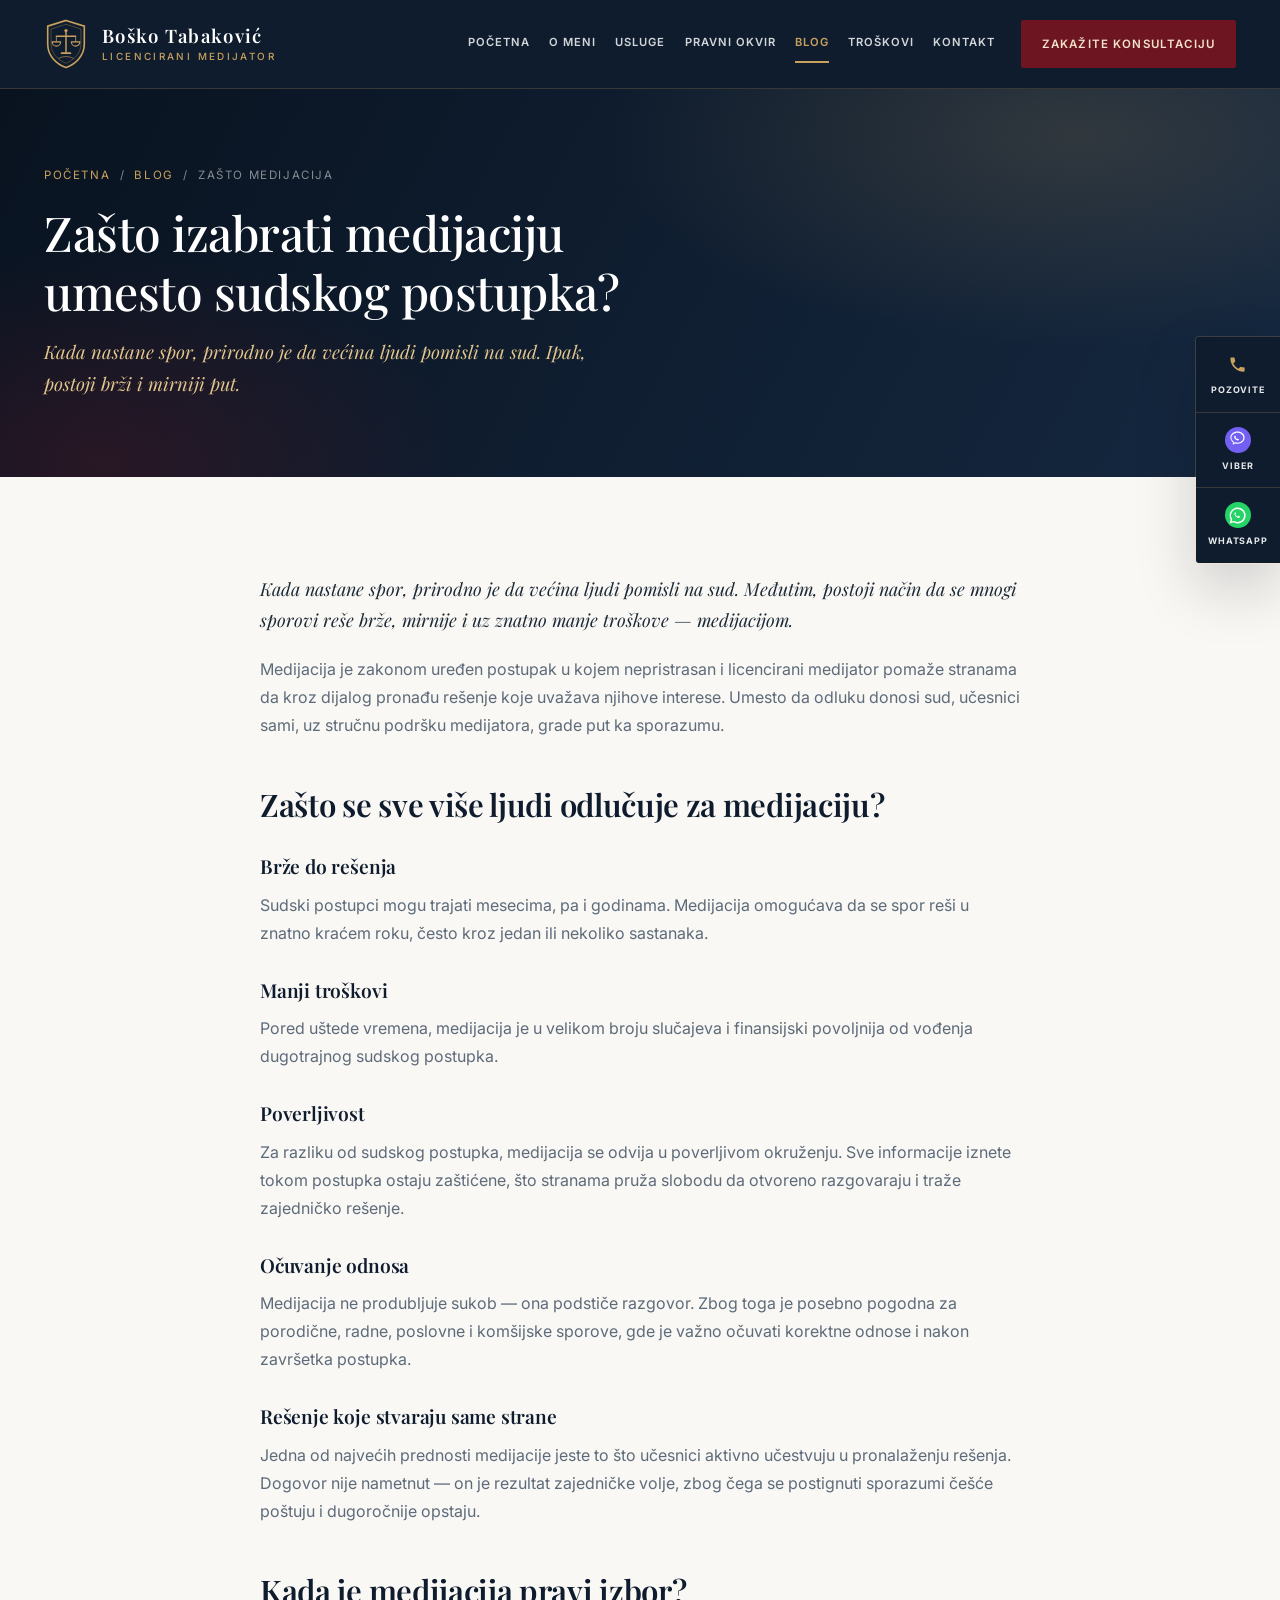
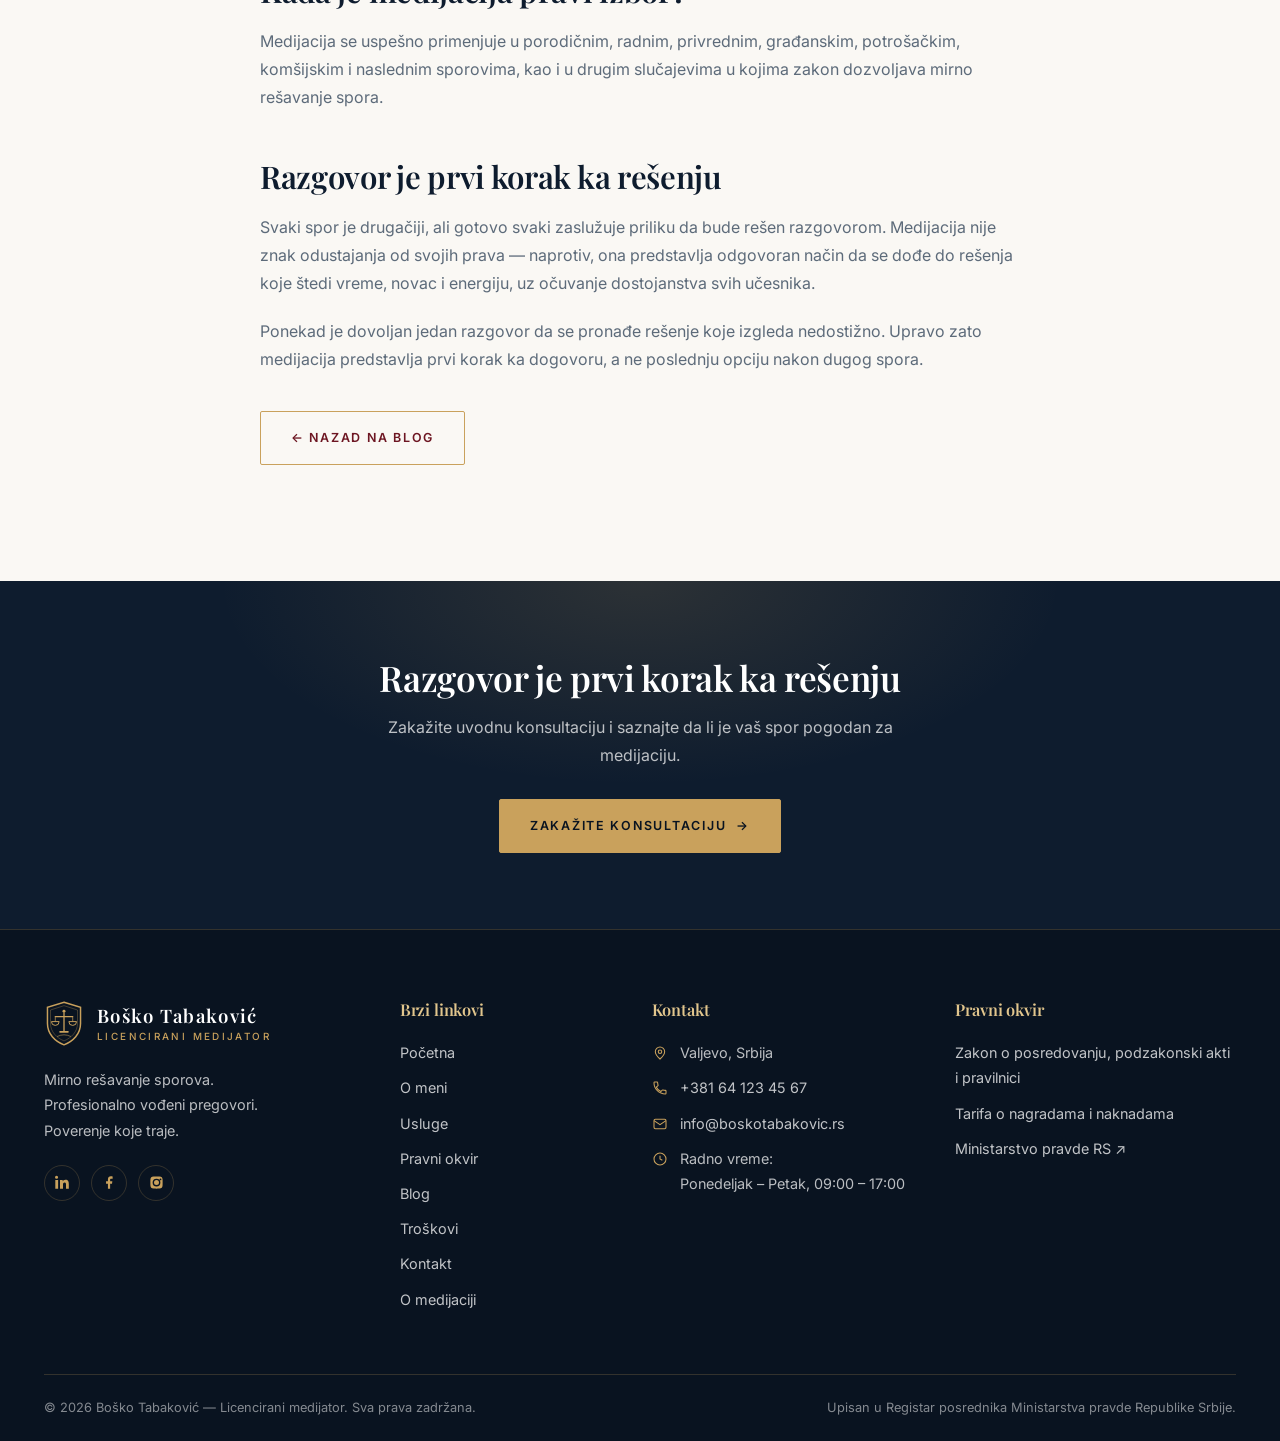
<file: blog-zasto-medijacija.html>
<!DOCTYPE html>
<html lang="sr">
<head>
<meta charset="UTF-8">
<meta name="viewport" content="width=device-width,initial-scale=1">
<title>Zašto izabrati medijaciju umesto sudskog postupka?</title>
<meta name="description" content="Brže, jeftinije i poverljivije od suda: pet razloga zbog kojih se sve više ljudi odlučuje za medijaciju.">
<meta property="og:title" content="Zašto izabrati medijaciju umesto sudskog postupka?">
<meta property="og:description" content="Brže, jeftinije i poverljivije od suda: pet razloga zbog kojih se sve više ljudi odlučuje za medijaciju.">
<meta property="og:type" content="website">
<link rel="preconnect" href="https://fonts.googleapis.com">
<link rel="preconnect" href="https://fonts.gstatic.com" crossorigin>
<link href="https://fonts.googleapis.com/css2?family=Playfair+Display:ital,wght@0,500;0,600;0,700;1,500;1,600&family=Inter:wght@400;500;600;700&display=swap" rel="stylesheet">
<link rel="stylesheet" href="style.css?v=4">
</head>
<body>
<a class="skip" href="#main">Preskoči na sadržaj</a>
<header class="site-header">
  <div class="wrap">
    <a class="brand" href="index.html">
      <svg viewBox="0 0 44 54" aria-hidden="true">
<path d="M22 2.5 41 8.5V27c0 12-8.5 20.5-19 24.5C11.5 47.5 3 39 3 27V8.5Z" fill="none" stroke="#c9a15c" stroke-width="1.7"/>
<path d="M22 6.5 37.5 11.5V27c0 9.5-7 16.5-15.5 20C13.5 43.5 6.5 36.5 6.5 27V11.5Z" fill="none" stroke="#c9a15c" stroke-width=".7" opacity=".5"/>
<circle cx="22" cy="13" r="1.7" fill="#c9a15c"/>
<line x1="22" y1="14.5" x2="22" y2="36" stroke="#c9a15c" stroke-width="1.5"/>
<line x1="12" y1="19" x2="32" y2="19" stroke="#c9a15c" stroke-width="1.5" stroke-linecap="round"/>
<line x1="12" y1="19" x2="12" y2="24.6" stroke="#c9a15c" stroke-width=".8"/>
<line x1="32" y1="19" x2="32" y2="24.6" stroke="#c9a15c" stroke-width=".8"/>
<path d="M7.6 24.8a4.4 4.4 0 0 0 8.8 0Z" fill="none" stroke="#c9a15c" stroke-width="1.1"/>
<path d="M27.6 24.8a4.4 4.4 0 0 0 8.8 0Z" fill="none" stroke="#c9a15c" stroke-width="1.1"/>
<rect x="16.5" y="35.5" width="11" height="2" rx="1" fill="#c9a15c"/>
<path d="M14 42q8-4 16 0" fill="none" stroke="#c9a15c" stroke-width=".9" opacity=".7"/>
</svg>
      <span class="brand-text">
        <span class="brand-name">Boško Tabaković</span>
        <span class="brand-role">Licencirani medijator</span>
      </span>
    </a>
    <button class="burger" id="burger" aria-label="Otvori meni" aria-expanded="false" aria-controls="nav">
      <span></span><span></span><span></span>
    </button>
    <nav class="nav" id="nav"><a href="index.html">Početna</a><a href="o-meni.html">O meni</a><a href="usluge.html">Usluge</a><a href="pravni-okvir.html">Pravni okvir</a><a href="blog.html" class="active">Blog</a><a href="troskovi.html">Troškovi</a><a href="kontakt.html">Kontakt</a></nav>
    <a class="btn btn-burgundy header-cta" href="kontakt.html">Zakažite konsultaciju</a>
  </div>
</header>

<div class="contact-rail">
  <a href="tel:+381641234567"><span class="ic ic-phone"><svg viewBox="0 0 24 24" width="19" height="19" fill="#c9a15c"><path d="M6.6 10.8a15.1 15.1 0 0 0 6.6 6.6l2.2-2.2a1 1 0 0 1 1-.2c1.1.4 2.3.6 3.6.6a1 1 0 0 1 1 1V20a1 1 0 0 1-1 1A17 17 0 0 1 3 4a1 1 0 0 1 1-1h3.5a1 1 0 0 1 1 1c0 1.2.2 2.4.6 3.6a1 1 0 0 1-.2 1Z"/></svg></span>Pozovite</a>
  <a href="viber://chat?number=%2B381641234567"><span class="ic ic-viber"><svg viewBox="0 0 24 24" width="19" height="19" fill="#fff"><path d="M12 2C7 2 3 5.4 3 9.6c0 2.3 1.2 4.3 3.1 5.7v3.4l2.9-1.7c1 .2 1.9.4 3 .4 5 0 9-3.4 9-7.8S17 2 12 2Zm0 1.6c4.1 0 7.4 2.7 7.4 6.2S16.1 16 12 16c-1 0-1.9-.1-2.8-.4l-.4-.1-1.6 1v-1.9l-.4-.3C5.2 13.2 4.3 11.5 4.3 9.8c0-3.5 3.5-6.2 7.7-6.2Z"/><path d="M8.6 7.1c.2-.1.5 0 .6.2l.7 1.2c.1.2.1.5-.1.7l-.4.4c.4.8 1 1.4 1.9 1.8l.4-.4c.2-.2.5-.2.7-.1l1.2.7c.2.1.3.4.2.6-.3.7-1 1.1-1.7 1-2-.3-3.9-2-4.4-4-.2-.7.2-1.5.9-2.1Z"/></svg></span>Viber</a>
  <a href="https://wa.me/381641234567"><span class="ic ic-wa"><svg viewBox="0 0 24 24" width="19" height="19" fill="#fff"><path d="M12 2a10 10 0 0 0-8.6 15L2 22l5.2-1.4A10 10 0 1 0 12 2Zm0 1.8a8.2 8.2 0 1 1-4.2 15.2l-.3-.2-3 .8.8-2.9-.2-.3A8.2 8.2 0 0 1 12 3.8Z"/><path d="M8.9 7.3c.2 0 .4 0 .5.4l.7 1.6c.1.2 0 .4-.1.5l-.5.6c-.1.1-.2.3 0 .5.5.9 1.5 1.8 2.5 2.2.2.1.4.1.5-.1l.5-.6c.1-.2.3-.2.5-.1l1.6.8c.2.1.3.3.2.5-.2.8-1 1.4-1.9 1.5-2.4-.2-4.8-2.5-5.3-4.9-.1-.9.4-1.8 1.2-2.2.1-.1.3-.1.6-.1Z"/></svg></span>WhatsApp</a>
</div>

<main id="main">
<section class="page-hero">
  <div class="wrap">
    <div class="crumbs"><a href="index.html">Početna</a> &nbsp;/&nbsp; <a href="blog.html">Blog</a> &nbsp;/&nbsp; Zašto medijacija</div>
    <h1>Zašto izabrati medijaciju umesto sudskog postupka?</h1>
    <p class="sub">Kada nastane spor, prirodno je da većina ljudi pomisli na sud. Ipak, postoji brži i mirniji put.</p>
  </div>
</section>

<section class="section bg-cream">
  <div class="wrap">
    <div class="prose" style="max-width:76ch;margin:0 auto">
      <p class="strong-lead">Kada nastane spor, prirodno je da većina ljudi pomisli na sud. Međutim, postoji način da se mnogi sporovi reše brže, mirnije i uz znatno manje troškove — medijacijom.</p>
      <p>Medijacija je zakonom uređen postupak u kojem nepristrasan i licencirani medijator pomaže stranama da kroz dijalog pronađu rešenje koje uvažava njihove interese. Umesto da odluku donosi sud, učesnici sami, uz stručnu podršku medijatora, grade put ka sporazumu.</p>

      <h2>Zašto se sve više ljudi odlučuje za medijaciju?</h2>

      <h3>Brže do rešenja</h3>
      <p>Sudski postupci mogu trajati mesecima, pa i godinama. Medijacija omogućava da se spor reši u znatno kraćem roku, često kroz jedan ili nekoliko sastanaka.</p>

      <h3>Manji troškovi</h3>
      <p>Pored uštede vremena, medijacija je u velikom broju slučajeva i finansijski povoljnija od vođenja dugotrajnog sudskog postupka.</p>

      <h3>Poverljivost</h3>
      <p>Za razliku od sudskog postupka, medijacija se odvija u poverljivom okruženju. Sve informacije iznete tokom postupka ostaju zaštićene, što stranama pruža slobodu da otvoreno razgovaraju i traže zajedničko rešenje.</p>

      <h3>Očuvanje odnosa</h3>
      <p>Medijacija ne produbljuje sukob — ona podstiče razgovor. Zbog toga je posebno pogodna za porodične, radne, poslovne i komšijske sporove, gde je važno očuvati korektne odnose i nakon završetka postupka.</p>

      <h3>Rešenje koje stvaraju same strane</h3>
      <p>Jedna od najvećih prednosti medijacije jeste to što učesnici aktivno učestvuju u pronalaženju rešenja. Dogovor nije nametnut — on je rezultat zajedničke volje, zbog čega se postignuti sporazumi češće poštuju i dugoročnije opstaju.</p>

      <h2>Kada je medijacija pravi izbor?</h2>
      <p>Medijacija se uspešno primenjuje u porodičnim, radnim, privrednim, građanskim, potrošačkim, komšijskim i naslednim sporovima, kao i u drugim slučajevima u kojima zakon dozvoljava mirno rešavanje spora.</p>

      <h2>Razgovor je prvi korak ka rešenju</h2>
      <p>Svaki spor je drugačiji, ali gotovo svaki zaslužuje priliku da bude rešen razgovorom. Medijacija nije znak odustajanja od svojih prava — naprotiv, ona predstavlja odgovoran način da se dođe do rešenja koje štedi vreme, novac i energiju, uz očuvanje dostojanstva svih učesnika.</p>
      <p>Ponekad je dovoljan jedan razgovor da se pronađe rešenje koje izgleda nedostižno. Upravo zato medijacija predstavlja prvi korak ka dogovoru, a ne poslednju opciju nakon dugog spora.</p>

      <p style="margin-top:38px"><a class="btn btn-outline-dark" href="blog.html">&larr; Nazad na blog</a></p>
    </div>
  </div>
</section>
<section class="cta-band">
  <div class="wrap">
    <h2>Razgovor je prvi korak ka rešenju</h2>
    <p>Zakažite uvodnu konsultaciju i saznajte da li je vaš spor pogodan za medijaciju.</p>
    <a class="btn btn-gold" href="kontakt.html">Zakažite konsultaciju <span class="arr">&rarr;</span></a>
  </div>
</section>
</main>

<footer class="site-footer">
  <div class="wrap">
    <div class="foot-grid">
      <div>
        <div class="foot-brand">
          <svg viewBox="0 0 44 54" aria-hidden="true">
<path d="M22 2.5 41 8.5V27c0 12-8.5 20.5-19 24.5C11.5 47.5 3 39 3 27V8.5Z" fill="none" stroke="#c9a15c" stroke-width="1.7"/>
<path d="M22 6.5 37.5 11.5V27c0 9.5-7 16.5-15.5 20C13.5 43.5 6.5 36.5 6.5 27V11.5Z" fill="none" stroke="#c9a15c" stroke-width=".7" opacity=".5"/>
<circle cx="22" cy="13" r="1.7" fill="#c9a15c"/>
<line x1="22" y1="14.5" x2="22" y2="36" stroke="#c9a15c" stroke-width="1.5"/>
<line x1="12" y1="19" x2="32" y2="19" stroke="#c9a15c" stroke-width="1.5" stroke-linecap="round"/>
<line x1="12" y1="19" x2="12" y2="24.6" stroke="#c9a15c" stroke-width=".8"/>
<line x1="32" y1="19" x2="32" y2="24.6" stroke="#c9a15c" stroke-width=".8"/>
<path d="M7.6 24.8a4.4 4.4 0 0 0 8.8 0Z" fill="none" stroke="#c9a15c" stroke-width="1.1"/>
<path d="M27.6 24.8a4.4 4.4 0 0 0 8.8 0Z" fill="none" stroke="#c9a15c" stroke-width="1.1"/>
<rect x="16.5" y="35.5" width="11" height="2" rx="1" fill="#c9a15c"/>
<path d="M14 42q8-4 16 0" fill="none" stroke="#c9a15c" stroke-width=".9" opacity=".7"/>
</svg>
          <span class="brand-text">
            <span class="brand-name">Boško Tabaković</span>
            <span class="brand-role">Licencirani medijator</span>
          </span>
        </div>
        <p>Mirno rešavanje sporova.<br>Profesionalno vođeni pregovori.<br>Poverenje koje traje.</p>
        <div class="socials">
          <a href="#" aria-label="LinkedIn"><svg viewBox="0 0 24 24"><path d="M4.98 3.5a2.49 2.49 0 1 1-4.98 0 2.49 2.49 0 0 1 4.98 0ZM.5 8H5v14H.5Zm7.5 0h4.3v1.9h.1c.6-1.1 2.1-2.3 4.3-2.3 4.6 0 5.4 3 5.4 6.9V22h-4.5v-6.6c0-1.6 0-3.6-2.2-3.6s-2.6 1.7-2.6 3.5V22H8Z"/></svg></a>
          <a href="#" aria-label="Facebook"><svg viewBox="0 0 24 24"><path d="M13 22v-8h3l.5-4H13V7.5c0-1 .3-1.5 1.6-1.5H17V2.2c-.6-.1-1.7-.2-2.9-.2C11.4 2 9.5 3.7 9.5 6.9V10h-3v4h3v8Z"/></svg></a>
          <a href="#" aria-label="Instagram"><svg viewBox="0 0 24 24"><path d="M12 2.2c3.2 0 3.6 0 4.8.1 3.3.1 4.8 1.7 4.9 4.9.1 1.3.1 1.6.1 4.8s0 3.6-.1 4.8c-.1 3.2-1.7 4.8-4.9 4.9-1.3.1-1.6.1-4.8.1s-3.6 0-4.8-.1c-3.3-.1-4.8-1.7-4.9-4.9-.1-1.2-.1-1.6-.1-4.8s0-3.6.1-4.8C2.4 4 4 2.4 7.2 2.3 8.4 2.2 8.8 2.2 12 2.2Zm0 3.6a6.2 6.2 0 1 0 0 12.4 6.2 6.2 0 0 0 0-12.4Zm0 10.2a4 4 0 1 1 0-8 4 4 0 0 1 0 8Zm6.4-10.4a1.44 1.44 0 1 0 0 2.9 1.44 1.44 0 0 0 0-2.9Z"/></svg></a>
        </div>
      </div>
      <div>
        <h4>Brzi linkovi</h4>
        <ul><li><a href="index.html">Početna</a></li><li><a href="o-meni.html">O meni</a></li><li><a href="usluge.html">Usluge</a></li><li><a href="pravni-okvir.html">Pravni okvir</a></li><li><a href="blog.html">Blog</a></li><li><a href="troskovi.html">Troškovi</a></li><li><a href="kontakt.html">Kontakt</a></li><li><a href="o-medijaciji.html">O medijaciji</a></li></ul>
      </div>
      <div>
        <h4>Kontakt</h4>
        <ul class="foot-contact">
          <li><svg viewBox="0 0 24 24"><path d="M12 21s7-6.3 7-11a7 7 0 1 0-14 0c0 4.7 7 11 7 11Z"/><circle cx="12" cy="10" r="2.6"/></svg><span>Valjevo, Srbija</span></li>
          <li><svg viewBox="0 0 24 24"><path d="M6.6 10.8a15.1 15.1 0 0 0 6.6 6.6l2.2-2.2a1 1 0 0 1 1-.2c1.1.4 2.3.6 3.6.6a1 1 0 0 1 1 1V20a1 1 0 0 1-1 1A17 17 0 0 1 3 4a1 1 0 0 1 1-1h3.5a1 1 0 0 1 1 1c0 1.2.2 2.4.6 3.6a1 1 0 0 1-.2 1Z"/></svg><a href="tel:+381641234567">+381 64 123 45 67</a></li>
          <li><svg viewBox="0 0 24 24"><rect x="3" y="5" width="18" height="14" rx="2"/><path d="m3 7 9 6 9-6"/></svg><a href="mailto:info@boskotabakovic.rs">info@boskotabakovic.rs</a></li>
          <li><svg viewBox="0 0 24 24"><circle cx="12" cy="12" r="9"/><path d="M12 7v5l3.5 2"/></svg><span>Radno vreme:<br>Ponedeljak – Petak, 09:00 – 17:00</span></li>
        </ul>
      </div>
      <div>
        <h4>Pravni okvir</h4>
        <ul>
          <li><a href="pravni-okvir.html">Zakon o posredovanju, podzakonski akti i pravilnici</a></li>
          <li><a href="troskovi.html">Tarifa o nagradama i naknadama</a></li>
          <li><a href="https://mpravde.gov.rs" target="_blank" rel="noopener">Ministarstvo pravde RS &#8599;</a></li>
        </ul>
      </div>
    </div>
    <div class="foot-legal">
      <span>&copy; <span id="god">2026</span> Boško Tabaković — Licencirani medijator. Sva prava zadržana.</span>
      <span>Upisan u Registar posrednika Ministarstva pravde Republike Srbije.</span>
    </div>
  </div>
</footer>
<script src="main.js?v=4"></script>
</body>
</html>
</file>
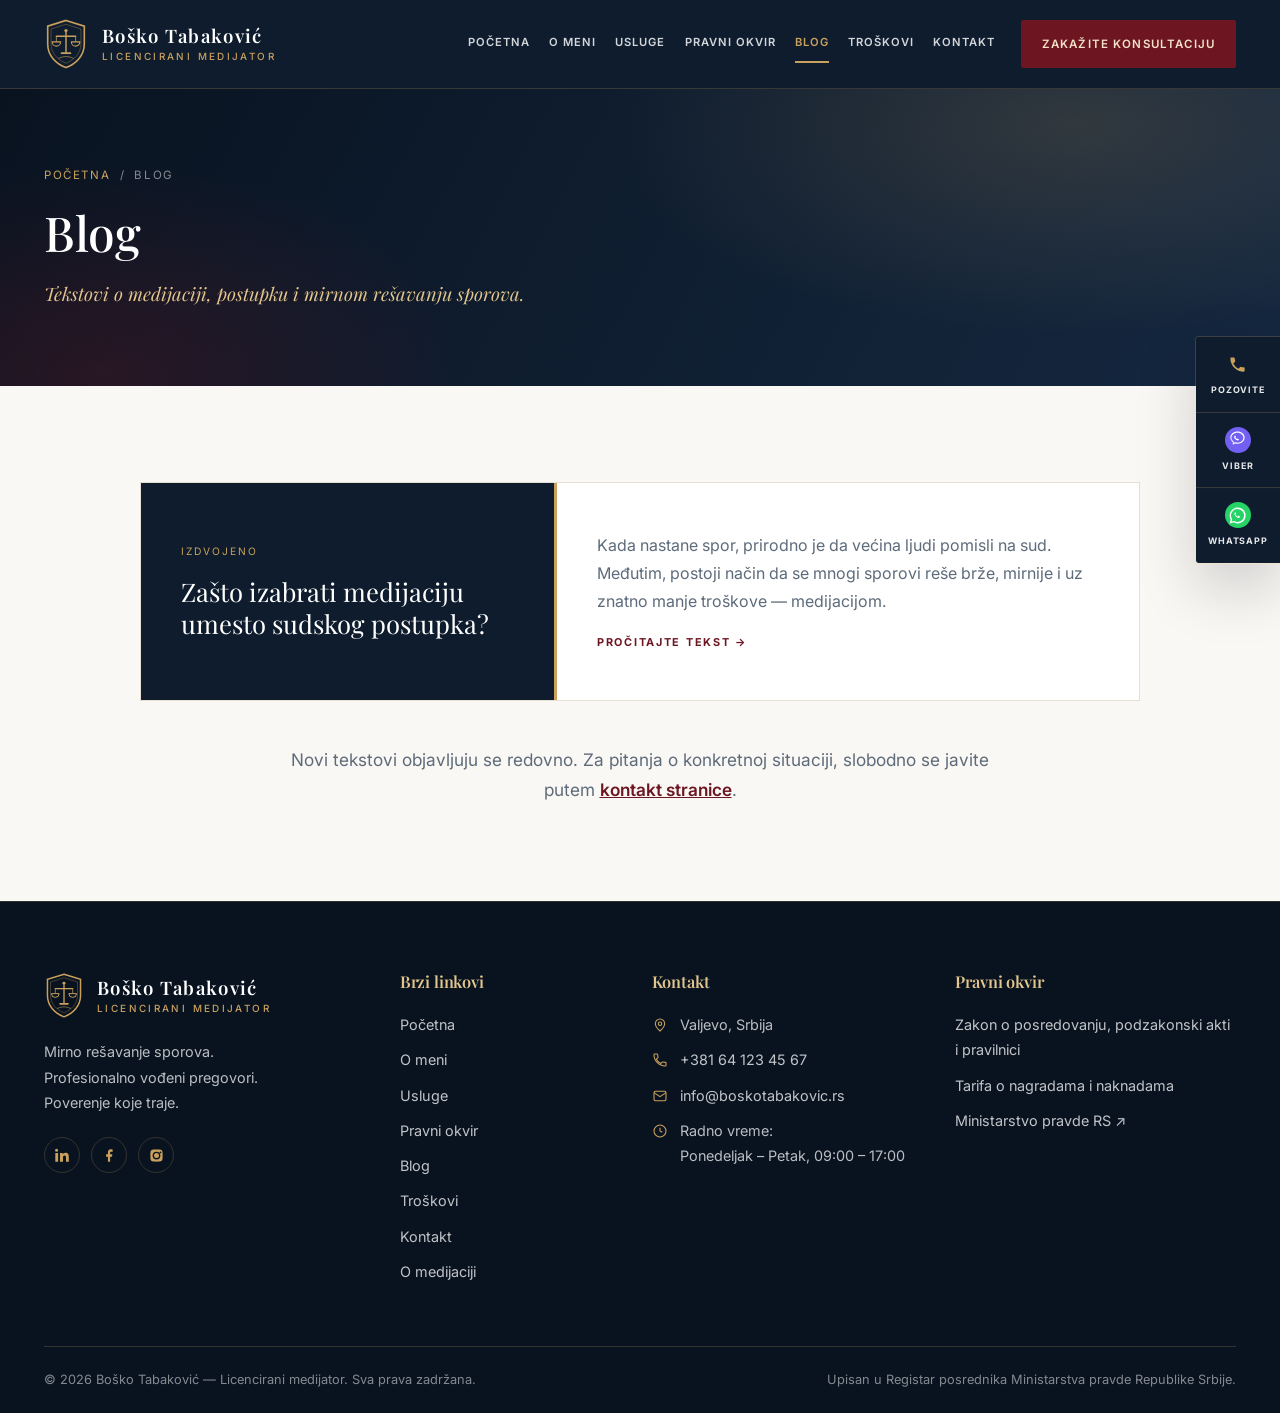
<file: blog.html>
<!DOCTYPE html>
<html lang="sr">
<head>
<meta charset="UTF-8">
<meta name="viewport" content="width=device-width,initial-scale=1">
<title>Blog — tekstovi o medijaciji</title>
<meta name="description" content="Tekstovi o medijaciji, prednostima mirnog rešavanja sporova i toku postupka posredovanja.">
<meta property="og:title" content="Blog — tekstovi o medijaciji">
<meta property="og:description" content="Tekstovi o medijaciji, prednostima mirnog rešavanja sporova i toku postupka posredovanja.">
<meta property="og:type" content="website">
<link rel="preconnect" href="https://fonts.googleapis.com">
<link rel="preconnect" href="https://fonts.gstatic.com" crossorigin>
<link href="https://fonts.googleapis.com/css2?family=Playfair+Display:ital,wght@0,500;0,600;0,700;1,500;1,600&family=Inter:wght@400;500;600;700&display=swap" rel="stylesheet">
<link rel="stylesheet" href="style.css?v=4">
</head>
<body>
<a class="skip" href="#main">Preskoči na sadržaj</a>
<header class="site-header">
  <div class="wrap">
    <a class="brand" href="index.html">
      <svg viewBox="0 0 44 54" aria-hidden="true">
<path d="M22 2.5 41 8.5V27c0 12-8.5 20.5-19 24.5C11.5 47.5 3 39 3 27V8.5Z" fill="none" stroke="#c9a15c" stroke-width="1.7"/>
<path d="M22 6.5 37.5 11.5V27c0 9.5-7 16.5-15.5 20C13.5 43.5 6.5 36.5 6.5 27V11.5Z" fill="none" stroke="#c9a15c" stroke-width=".7" opacity=".5"/>
<circle cx="22" cy="13" r="1.7" fill="#c9a15c"/>
<line x1="22" y1="14.5" x2="22" y2="36" stroke="#c9a15c" stroke-width="1.5"/>
<line x1="12" y1="19" x2="32" y2="19" stroke="#c9a15c" stroke-width="1.5" stroke-linecap="round"/>
<line x1="12" y1="19" x2="12" y2="24.6" stroke="#c9a15c" stroke-width=".8"/>
<line x1="32" y1="19" x2="32" y2="24.6" stroke="#c9a15c" stroke-width=".8"/>
<path d="M7.6 24.8a4.4 4.4 0 0 0 8.8 0Z" fill="none" stroke="#c9a15c" stroke-width="1.1"/>
<path d="M27.6 24.8a4.4 4.4 0 0 0 8.8 0Z" fill="none" stroke="#c9a15c" stroke-width="1.1"/>
<rect x="16.5" y="35.5" width="11" height="2" rx="1" fill="#c9a15c"/>
<path d="M14 42q8-4 16 0" fill="none" stroke="#c9a15c" stroke-width=".9" opacity=".7"/>
</svg>
      <span class="brand-text">
        <span class="brand-name">Boško Tabaković</span>
        <span class="brand-role">Licencirani medijator</span>
      </span>
    </a>
    <button class="burger" id="burger" aria-label="Otvori meni" aria-expanded="false" aria-controls="nav">
      <span></span><span></span><span></span>
    </button>
    <nav class="nav" id="nav"><a href="index.html">Početna</a><a href="o-meni.html">O meni</a><a href="usluge.html">Usluge</a><a href="pravni-okvir.html">Pravni okvir</a><a href="blog.html" class="active">Blog</a><a href="troskovi.html">Troškovi</a><a href="kontakt.html">Kontakt</a></nav>
    <a class="btn btn-burgundy header-cta" href="kontakt.html">Zakažite konsultaciju</a>
  </div>
</header>

<div class="contact-rail">
  <a href="tel:+381641234567"><span class="ic ic-phone"><svg viewBox="0 0 24 24" width="19" height="19" fill="#c9a15c"><path d="M6.6 10.8a15.1 15.1 0 0 0 6.6 6.6l2.2-2.2a1 1 0 0 1 1-.2c1.1.4 2.3.6 3.6.6a1 1 0 0 1 1 1V20a1 1 0 0 1-1 1A17 17 0 0 1 3 4a1 1 0 0 1 1-1h3.5a1 1 0 0 1 1 1c0 1.2.2 2.4.6 3.6a1 1 0 0 1-.2 1Z"/></svg></span>Pozovite</a>
  <a href="viber://chat?number=%2B381641234567"><span class="ic ic-viber"><svg viewBox="0 0 24 24" width="19" height="19" fill="#fff"><path d="M12 2C7 2 3 5.4 3 9.6c0 2.3 1.2 4.3 3.1 5.7v3.4l2.9-1.7c1 .2 1.9.4 3 .4 5 0 9-3.4 9-7.8S17 2 12 2Zm0 1.6c4.1 0 7.4 2.7 7.4 6.2S16.1 16 12 16c-1 0-1.9-.1-2.8-.4l-.4-.1-1.6 1v-1.9l-.4-.3C5.2 13.2 4.3 11.5 4.3 9.8c0-3.5 3.5-6.2 7.7-6.2Z"/><path d="M8.6 7.1c.2-.1.5 0 .6.2l.7 1.2c.1.2.1.5-.1.7l-.4.4c.4.8 1 1.4 1.9 1.8l.4-.4c.2-.2.5-.2.7-.1l1.2.7c.2.1.3.4.2.6-.3.7-1 1.1-1.7 1-2-.3-3.9-2-4.4-4-.2-.7.2-1.5.9-2.1Z"/></svg></span>Viber</a>
  <a href="https://wa.me/381641234567"><span class="ic ic-wa"><svg viewBox="0 0 24 24" width="19" height="19" fill="#fff"><path d="M12 2a10 10 0 0 0-8.6 15L2 22l5.2-1.4A10 10 0 1 0 12 2Zm0 1.8a8.2 8.2 0 1 1-4.2 15.2l-.3-.2-3 .8.8-2.9-.2-.3A8.2 8.2 0 0 1 12 3.8Z"/><path d="M8.9 7.3c.2 0 .4 0 .5.4l.7 1.6c.1.2 0 .4-.1.5l-.5.6c-.1.1-.2.3 0 .5.5.9 1.5 1.8 2.5 2.2.2.1.4.1.5-.1l.5-.6c.1-.2.3-.2.5-.1l1.6.8c.2.1.3.3.2.5-.2.8-1 1.4-1.9 1.5-2.4-.2-4.8-2.5-5.3-4.9-.1-.9.4-1.8 1.2-2.2.1-.1.3-.1.6-.1Z"/></svg></span>WhatsApp</a>
</div>

<main id="main">
<section class="page-hero">
  <div class="wrap">
    <div class="crumbs"><a href="index.html">Početna</a> &nbsp;/&nbsp; Blog</div>
    <h1>Blog</h1>
    <p class="sub">Tekstovi o medijaciji, postupku i mirnom rešavanju sporova.</p>
  </div>
</section>

<section class="section bg-cream">
  <div class="wrap">
    <a class="post post-feature" href="blog-zasto-medijacija.html">
      <div class="post-top">
        <span class="cat">Izdvojeno</span>
        <p class="headline">Zašto izabrati medijaciju umesto sudskog postupka?</p>
      </div>
      <div class="post-body">
        <p style="font-size:1rem">Kada nastane spor, prirodno je da većina ljudi pomisli na sud. Međutim, postoji način da se mnogi sporovi reše brže, mirnije i uz znatno manje troškove — medijacijom.</p>
        <span class="more">Pročitajte tekst &rarr;</span>
      </div>
    </a>
    <p class="center lead" style="margin:44px auto 0">Novi tekstovi objavljuju se redovno. Za pitanja o konkretnoj situaciji, slobodno se javite putem <a href="kontakt.html" style="color:var(--burgundy);font-weight:600">kontakt stranice</a>.</p>
  </div>
</section>
</main>

<footer class="site-footer">
  <div class="wrap">
    <div class="foot-grid">
      <div>
        <div class="foot-brand">
          <svg viewBox="0 0 44 54" aria-hidden="true">
<path d="M22 2.5 41 8.5V27c0 12-8.5 20.5-19 24.5C11.5 47.5 3 39 3 27V8.5Z" fill="none" stroke="#c9a15c" stroke-width="1.7"/>
<path d="M22 6.5 37.5 11.5V27c0 9.5-7 16.5-15.5 20C13.5 43.5 6.5 36.5 6.5 27V11.5Z" fill="none" stroke="#c9a15c" stroke-width=".7" opacity=".5"/>
<circle cx="22" cy="13" r="1.7" fill="#c9a15c"/>
<line x1="22" y1="14.5" x2="22" y2="36" stroke="#c9a15c" stroke-width="1.5"/>
<line x1="12" y1="19" x2="32" y2="19" stroke="#c9a15c" stroke-width="1.5" stroke-linecap="round"/>
<line x1="12" y1="19" x2="12" y2="24.6" stroke="#c9a15c" stroke-width=".8"/>
<line x1="32" y1="19" x2="32" y2="24.6" stroke="#c9a15c" stroke-width=".8"/>
<path d="M7.6 24.8a4.4 4.4 0 0 0 8.8 0Z" fill="none" stroke="#c9a15c" stroke-width="1.1"/>
<path d="M27.6 24.8a4.4 4.4 0 0 0 8.8 0Z" fill="none" stroke="#c9a15c" stroke-width="1.1"/>
<rect x="16.5" y="35.5" width="11" height="2" rx="1" fill="#c9a15c"/>
<path d="M14 42q8-4 16 0" fill="none" stroke="#c9a15c" stroke-width=".9" opacity=".7"/>
</svg>
          <span class="brand-text">
            <span class="brand-name">Boško Tabaković</span>
            <span class="brand-role">Licencirani medijator</span>
          </span>
        </div>
        <p>Mirno rešavanje sporova.<br>Profesionalno vođeni pregovori.<br>Poverenje koje traje.</p>
        <div class="socials">
          <a href="#" aria-label="LinkedIn"><svg viewBox="0 0 24 24"><path d="M4.98 3.5a2.49 2.49 0 1 1-4.98 0 2.49 2.49 0 0 1 4.98 0ZM.5 8H5v14H.5Zm7.5 0h4.3v1.9h.1c.6-1.1 2.1-2.3 4.3-2.3 4.6 0 5.4 3 5.4 6.9V22h-4.5v-6.6c0-1.6 0-3.6-2.2-3.6s-2.6 1.7-2.6 3.5V22H8Z"/></svg></a>
          <a href="#" aria-label="Facebook"><svg viewBox="0 0 24 24"><path d="M13 22v-8h3l.5-4H13V7.5c0-1 .3-1.5 1.6-1.5H17V2.2c-.6-.1-1.7-.2-2.9-.2C11.4 2 9.5 3.7 9.5 6.9V10h-3v4h3v8Z"/></svg></a>
          <a href="#" aria-label="Instagram"><svg viewBox="0 0 24 24"><path d="M12 2.2c3.2 0 3.6 0 4.8.1 3.3.1 4.8 1.7 4.9 4.9.1 1.3.1 1.6.1 4.8s0 3.6-.1 4.8c-.1 3.2-1.7 4.8-4.9 4.9-1.3.1-1.6.1-4.8.1s-3.6 0-4.8-.1c-3.3-.1-4.8-1.7-4.9-4.9-.1-1.2-.1-1.6-.1-4.8s0-3.6.1-4.8C2.4 4 4 2.4 7.2 2.3 8.4 2.2 8.8 2.2 12 2.2Zm0 3.6a6.2 6.2 0 1 0 0 12.4 6.2 6.2 0 0 0 0-12.4Zm0 10.2a4 4 0 1 1 0-8 4 4 0 0 1 0 8Zm6.4-10.4a1.44 1.44 0 1 0 0 2.9 1.44 1.44 0 0 0 0-2.9Z"/></svg></a>
        </div>
      </div>
      <div>
        <h4>Brzi linkovi</h4>
        <ul><li><a href="index.html">Početna</a></li><li><a href="o-meni.html">O meni</a></li><li><a href="usluge.html">Usluge</a></li><li><a href="pravni-okvir.html">Pravni okvir</a></li><li><a href="blog.html">Blog</a></li><li><a href="troskovi.html">Troškovi</a></li><li><a href="kontakt.html">Kontakt</a></li><li><a href="o-medijaciji.html">O medijaciji</a></li></ul>
      </div>
      <div>
        <h4>Kontakt</h4>
        <ul class="foot-contact">
          <li><svg viewBox="0 0 24 24"><path d="M12 21s7-6.3 7-11a7 7 0 1 0-14 0c0 4.7 7 11 7 11Z"/><circle cx="12" cy="10" r="2.6"/></svg><span>Valjevo, Srbija</span></li>
          <li><svg viewBox="0 0 24 24"><path d="M6.6 10.8a15.1 15.1 0 0 0 6.6 6.6l2.2-2.2a1 1 0 0 1 1-.2c1.1.4 2.3.6 3.6.6a1 1 0 0 1 1 1V20a1 1 0 0 1-1 1A17 17 0 0 1 3 4a1 1 0 0 1 1-1h3.5a1 1 0 0 1 1 1c0 1.2.2 2.4.6 3.6a1 1 0 0 1-.2 1Z"/></svg><a href="tel:+381641234567">+381 64 123 45 67</a></li>
          <li><svg viewBox="0 0 24 24"><rect x="3" y="5" width="18" height="14" rx="2"/><path d="m3 7 9 6 9-6"/></svg><a href="mailto:info@boskotabakovic.rs">info@boskotabakovic.rs</a></li>
          <li><svg viewBox="0 0 24 24"><circle cx="12" cy="12" r="9"/><path d="M12 7v5l3.5 2"/></svg><span>Radno vreme:<br>Ponedeljak – Petak, 09:00 – 17:00</span></li>
        </ul>
      </div>
      <div>
        <h4>Pravni okvir</h4>
        <ul>
          <li><a href="pravni-okvir.html">Zakon o posredovanju, podzakonski akti i pravilnici</a></li>
          <li><a href="troskovi.html">Tarifa o nagradama i naknadama</a></li>
          <li><a href="https://mpravde.gov.rs" target="_blank" rel="noopener">Ministarstvo pravde RS &#8599;</a></li>
        </ul>
      </div>
    </div>
    <div class="foot-legal">
      <span>&copy; <span id="god">2026</span> Boško Tabaković — Licencirani medijator. Sva prava zadržana.</span>
      <span>Upisan u Registar posrednika Ministarstva pravde Republike Srbije.</span>
    </div>
  </div>
</footer>
<script src="main.js?v=4"></script>
</body>
</html>
</file>
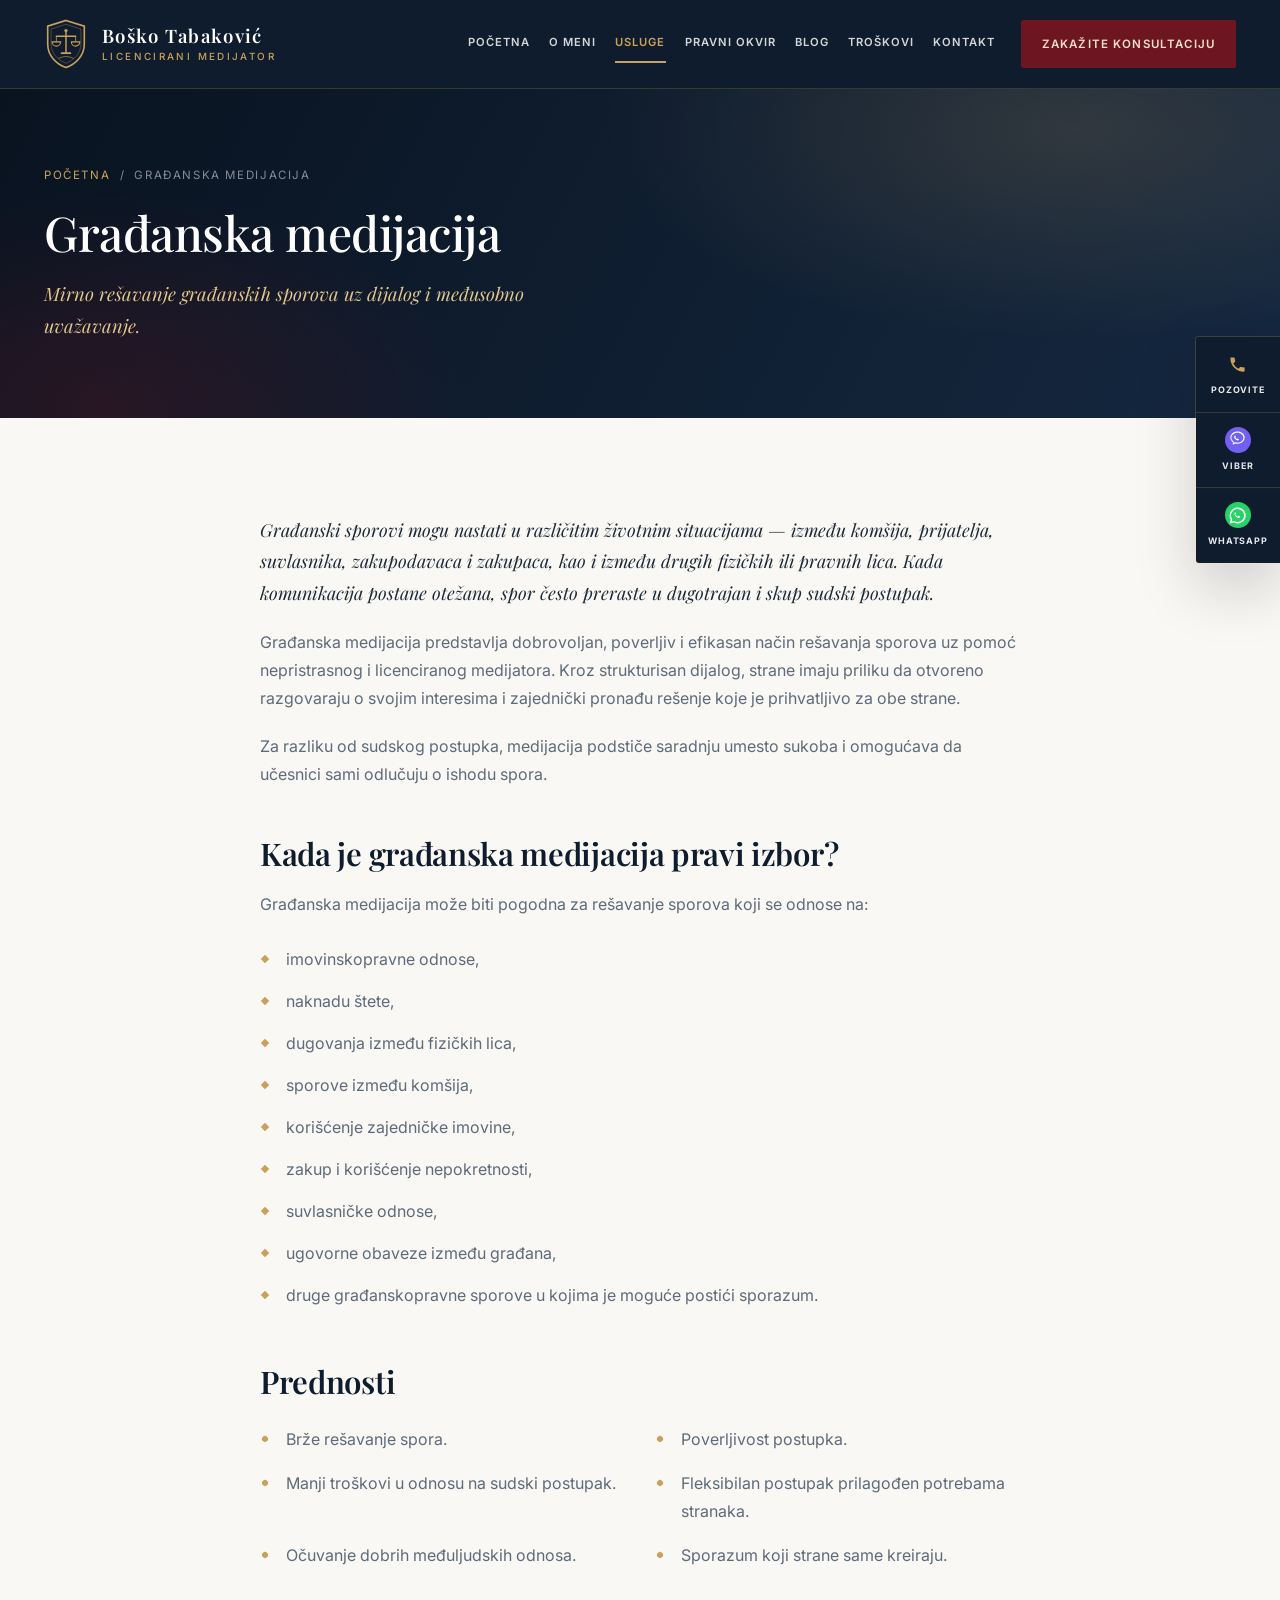
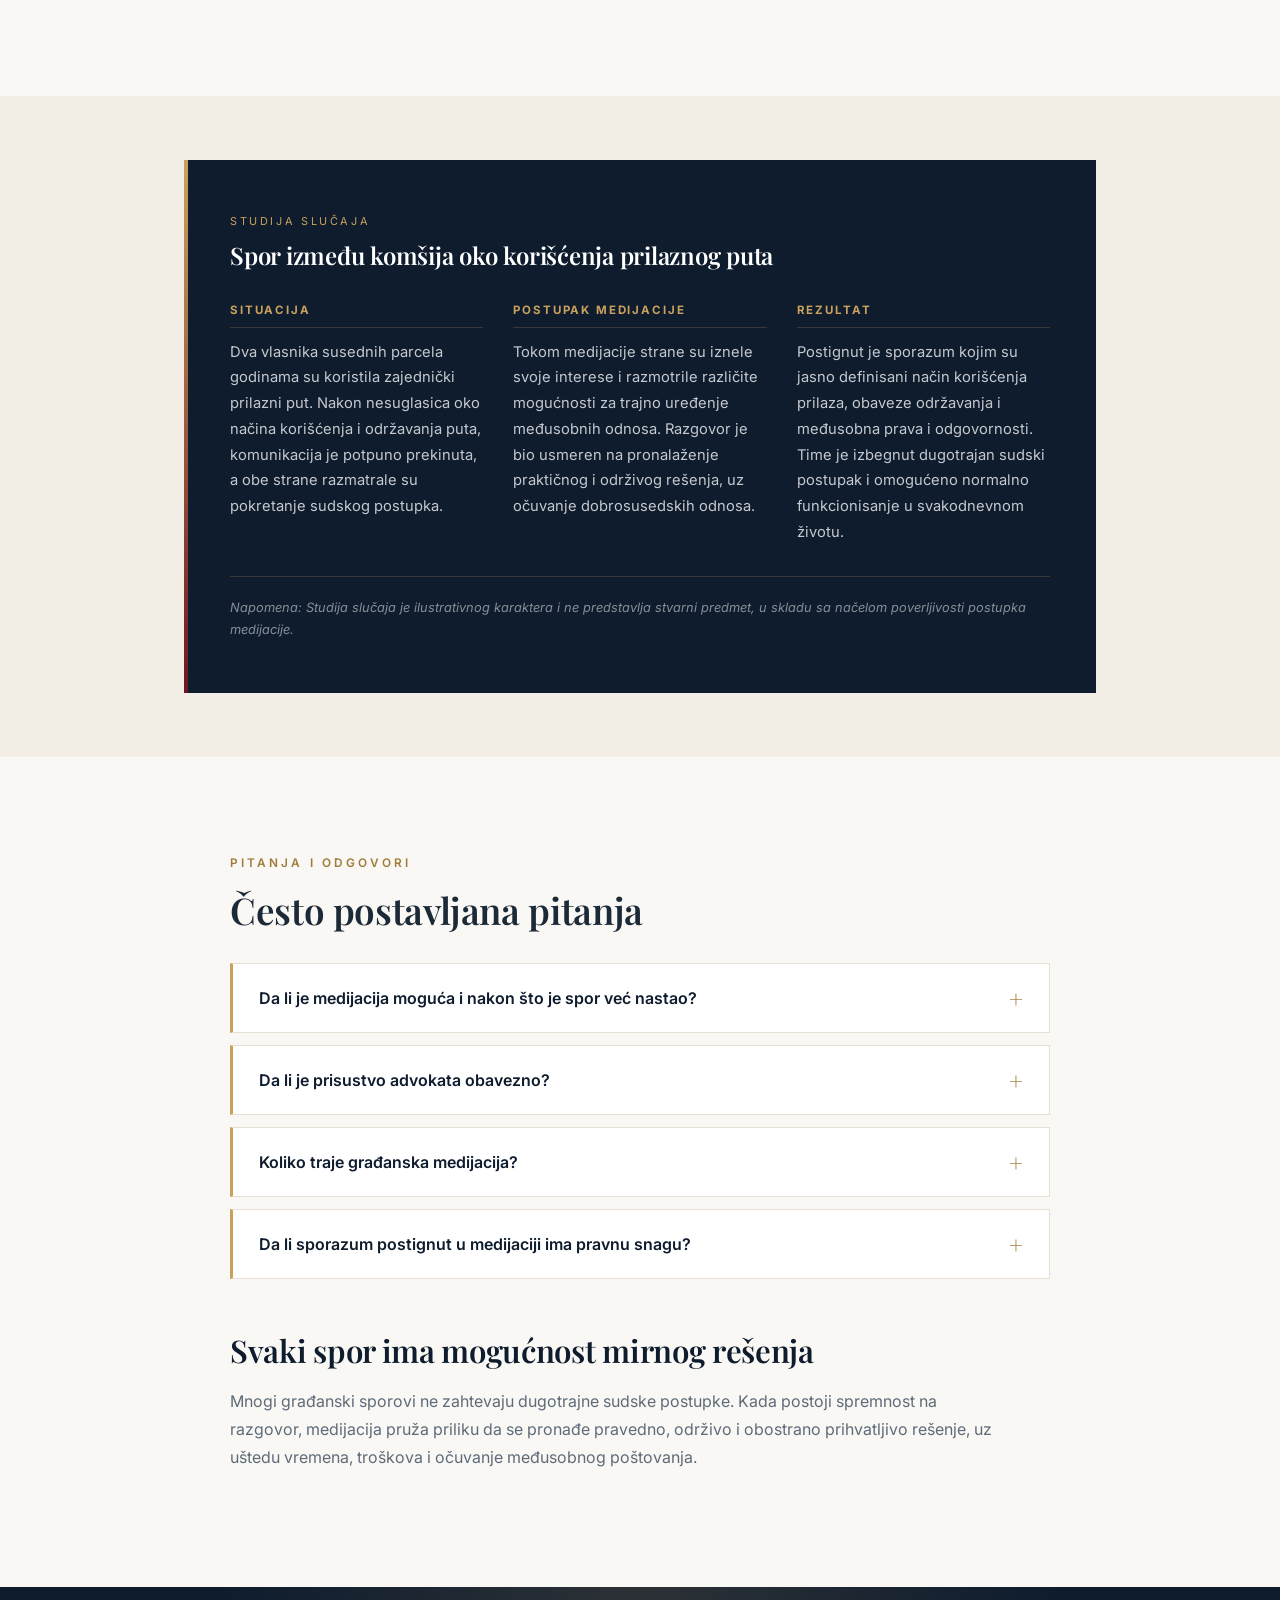
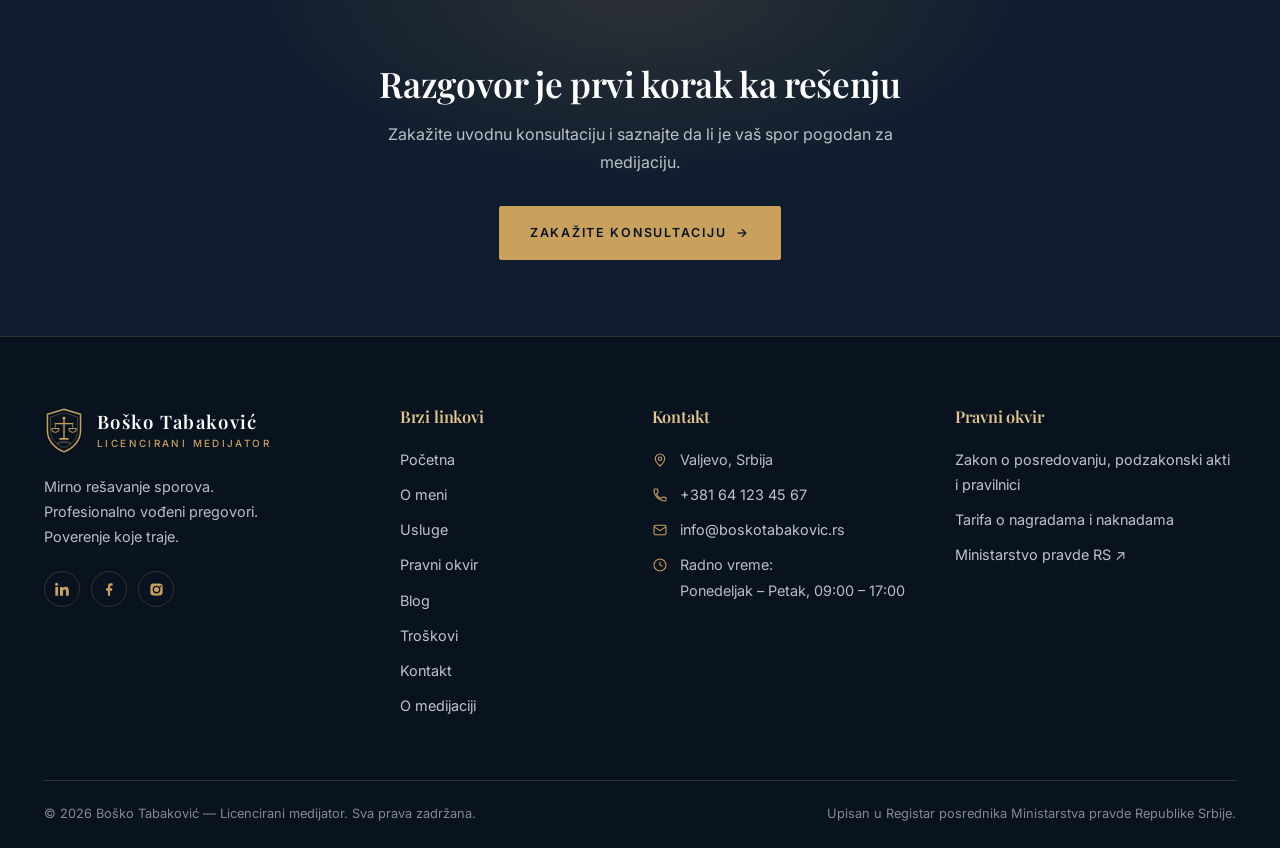
<file: gradjanska-medijacija.html>
<!DOCTYPE html>
<html lang="sr">
<head>
<meta charset="UTF-8">
<meta name="viewport" content="width=device-width,initial-scale=1">
<title>Građanska medijacija — imovinski, komšijski i obligacioni sporovi</title>
<meta name="description" content="Građanska medijacija: naknada štete, dugovanja, susedski sporovi, zakup nepokretnosti i suvlasnički odnosi. Mirno rešavanje uz očuvanje odnosa.">
<meta property="og:title" content="Građanska medijacija — imovinski, komšijski i obligacioni sporovi">
<meta property="og:description" content="Građanska medijacija: naknada štete, dugovanja, susedski sporovi, zakup nepokretnosti i suvlasnički odnosi. Mirno rešavanje uz očuvanje odnosa.">
<meta property="og:type" content="website">
<link rel="preconnect" href="https://fonts.googleapis.com">
<link rel="preconnect" href="https://fonts.gstatic.com" crossorigin>
<link href="https://fonts.googleapis.com/css2?family=Playfair+Display:ital,wght@0,500;0,600;0,700;1,500;1,600&family=Inter:wght@400;500;600;700&display=swap" rel="stylesheet">
<link rel="stylesheet" href="style.css?v=4">
</head>
<body>
<a class="skip" href="#main">Preskoči na sadržaj</a>
<header class="site-header">
  <div class="wrap">
    <a class="brand" href="index.html">
      <svg viewBox="0 0 44 54" aria-hidden="true">
<path d="M22 2.5 41 8.5V27c0 12-8.5 20.5-19 24.5C11.5 47.5 3 39 3 27V8.5Z" fill="none" stroke="#c9a15c" stroke-width="1.7"/>
<path d="M22 6.5 37.5 11.5V27c0 9.5-7 16.5-15.5 20C13.5 43.5 6.5 36.5 6.5 27V11.5Z" fill="none" stroke="#c9a15c" stroke-width=".7" opacity=".5"/>
<circle cx="22" cy="13" r="1.7" fill="#c9a15c"/>
<line x1="22" y1="14.5" x2="22" y2="36" stroke="#c9a15c" stroke-width="1.5"/>
<line x1="12" y1="19" x2="32" y2="19" stroke="#c9a15c" stroke-width="1.5" stroke-linecap="round"/>
<line x1="12" y1="19" x2="12" y2="24.6" stroke="#c9a15c" stroke-width=".8"/>
<line x1="32" y1="19" x2="32" y2="24.6" stroke="#c9a15c" stroke-width=".8"/>
<path d="M7.6 24.8a4.4 4.4 0 0 0 8.8 0Z" fill="none" stroke="#c9a15c" stroke-width="1.1"/>
<path d="M27.6 24.8a4.4 4.4 0 0 0 8.8 0Z" fill="none" stroke="#c9a15c" stroke-width="1.1"/>
<rect x="16.5" y="35.5" width="11" height="2" rx="1" fill="#c9a15c"/>
<path d="M14 42q8-4 16 0" fill="none" stroke="#c9a15c" stroke-width=".9" opacity=".7"/>
</svg>
      <span class="brand-text">
        <span class="brand-name">Boško Tabaković</span>
        <span class="brand-role">Licencirani medijator</span>
      </span>
    </a>
    <button class="burger" id="burger" aria-label="Otvori meni" aria-expanded="false" aria-controls="nav">
      <span></span><span></span><span></span>
    </button>
    <nav class="nav" id="nav"><a href="index.html">Početna</a><a href="o-meni.html">O meni</a><a href="usluge.html" class="active">Usluge</a><a href="pravni-okvir.html">Pravni okvir</a><a href="blog.html">Blog</a><a href="troskovi.html">Troškovi</a><a href="kontakt.html">Kontakt</a></nav>
    <a class="btn btn-burgundy header-cta" href="kontakt.html">Zakažite konsultaciju</a>
  </div>
</header>

<div class="contact-rail">
  <a href="tel:+381641234567"><span class="ic ic-phone"><svg viewBox="0 0 24 24" width="19" height="19" fill="#c9a15c"><path d="M6.6 10.8a15.1 15.1 0 0 0 6.6 6.6l2.2-2.2a1 1 0 0 1 1-.2c1.1.4 2.3.6 3.6.6a1 1 0 0 1 1 1V20a1 1 0 0 1-1 1A17 17 0 0 1 3 4a1 1 0 0 1 1-1h3.5a1 1 0 0 1 1 1c0 1.2.2 2.4.6 3.6a1 1 0 0 1-.2 1Z"/></svg></span>Pozovite</a>
  <a href="viber://chat?number=%2B381641234567"><span class="ic ic-viber"><svg viewBox="0 0 24 24" width="19" height="19" fill="#fff"><path d="M12 2C7 2 3 5.4 3 9.6c0 2.3 1.2 4.3 3.1 5.7v3.4l2.9-1.7c1 .2 1.9.4 3 .4 5 0 9-3.4 9-7.8S17 2 12 2Zm0 1.6c4.1 0 7.4 2.7 7.4 6.2S16.1 16 12 16c-1 0-1.9-.1-2.8-.4l-.4-.1-1.6 1v-1.9l-.4-.3C5.2 13.2 4.3 11.5 4.3 9.8c0-3.5 3.5-6.2 7.7-6.2Z"/><path d="M8.6 7.1c.2-.1.5 0 .6.2l.7 1.2c.1.2.1.5-.1.7l-.4.4c.4.8 1 1.4 1.9 1.8l.4-.4c.2-.2.5-.2.7-.1l1.2.7c.2.1.3.4.2.6-.3.7-1 1.1-1.7 1-2-.3-3.9-2-4.4-4-.2-.7.2-1.5.9-2.1Z"/></svg></span>Viber</a>
  <a href="https://wa.me/381641234567"><span class="ic ic-wa"><svg viewBox="0 0 24 24" width="19" height="19" fill="#fff"><path d="M12 2a10 10 0 0 0-8.6 15L2 22l5.2-1.4A10 10 0 1 0 12 2Zm0 1.8a8.2 8.2 0 1 1-4.2 15.2l-.3-.2-3 .8.8-2.9-.2-.3A8.2 8.2 0 0 1 12 3.8Z"/><path d="M8.9 7.3c.2 0 .4 0 .5.4l.7 1.6c.1.2 0 .4-.1.5l-.5.6c-.1.1-.2.3 0 .5.5.9 1.5 1.8 2.5 2.2.2.1.4.1.5-.1l.5-.6c.1-.2.3-.2.5-.1l1.6.8c.2.1.3.3.2.5-.2.8-1 1.4-1.9 1.5-2.4-.2-4.8-2.5-5.3-4.9-.1-.9.4-1.8 1.2-2.2.1-.1.3-.1.6-.1Z"/></svg></span>WhatsApp</a>
</div>

<main id="main">
<section class="page-hero">
  <div class="wrap">
    <div class="crumbs"><a href="index.html">Početna</a> &nbsp;/&nbsp; Građanska medijacija</div>
    <h1>Građanska medijacija</h1>
    <p class="sub">Mirno rešavanje građanskih sporova uz dijalog i međusobno uvažavanje.</p>
  </div>
</section>

<section class="section bg-cream">
  <div class="wrap">
    <div class="prose" style="max-width:76ch;margin:0 auto">
      <p class="strong-lead">Građanski sporovi mogu nastati u različitim životnim situacijama — između komšija, prijatelja, suvlasnika, zakupodavaca i zakupaca, kao i između drugih fizičkih ili pravnih lica. Kada komunikacija postane otežana, spor često preraste u dugotrajan i skup sudski postupak.</p>
      <p>Građanska medijacija predstavlja dobrovoljan, poverljiv i efikasan način rešavanja sporova uz pomoć nepristrasnog i licenciranog medijatora. Kroz strukturisan dijalog, strane imaju priliku da otvoreno razgovaraju o svojim interesima i zajednički pronađu rešenje koje je prihvatljivo za obe strane.</p><p>Za razliku od sudskog postupka, medijacija podstiče saradnju umesto sukoba i omogućava da učesnici sami odlučuju o ishodu spora.</p>
      <h2>Kada je građanska medijacija pravi izbor?</h2>
      <p>Građanska medijacija može biti pogodna za rešavanje sporova koji se odnose na:</p>
      <ul><li>imovinskopravne odnose,</li><li>naknadu štete,</li><li>dugovanja između fizičkih lica,</li><li>sporove između komšija,</li><li>korišćenje zajedničke imovine,</li><li>zakup i korišćenje nepokretnosti,</li><li>suvlasničke odnose,</li><li>ugovorne obaveze između građana,</li><li>druge građanskopravne sporove u kojima je moguće postići sporazum.</li></ul>
      <h2>Prednosti</h2>
      <ul class="tick-list"><li>Brže rešavanje spora.</li><li>Poverljivost postupka.</li><li>Manji troškovi u odnosu na sudski postupak.</li><li>Fleksibilan postupak prilagođen potrebama stranaka.</li><li>Očuvanje dobrih međuljudskih odnosa.</li><li>Sporazum koji strane same kreiraju.</li></ul>
    </div>
  </div>
</section>

<section class="section-sm bg-cream2">
  <div class="wrap" style="max-width:1000px">
    <div class="case">
      <div class="case-tag">Studija slučaja</div>
      <h3>Spor između komšija oko korišćenja prilaznog puta</h3>
      <div class="case-grid">
        <div class="case-block"><h4>Situacija</h4><p>Dva vlasnika susednih parcela godinama su koristila zajednički prilazni put. Nakon nesuglasica oko načina korišćenja i održavanja puta, komunikacija je potpuno prekinuta, a obe strane razmatrale su pokretanje sudskog postupka.</p></div>
        <div class="case-block"><h4>Postupak medijacije</h4><p>Tokom medijacije strane su iznele svoje interese i razmotrile različite mogućnosti za trajno uređenje međusobnih odnosa. Razgovor je bio usmeren na pronalaženje praktičnog i održivog rešenja, uz očuvanje dobrosusedskih odnosa.</p></div>
        <div class="case-block"><h4>Rezultat</h4><p>Postignut je sporazum kojim su jasno definisani način korišćenja prilaza, obaveze održavanja i međusobna prava i odgovornosti. Time je izbegnut dugotrajan sudski postupak i omogućeno normalno funkcionisanje u svakodnevnom životu.</p></div>
      </div>
      <p class="case-note">Napomena: Studija slučaja je ilustrativnog karaktera i ne predstavlja stvarni predmet, u skladu sa načelom poverljivosti postupka medijacije.</p>
    </div>
  </div>
</section>

<section class="section bg-cream">
  <div class="wrap">
    <div style="max-width:820px;margin:0 auto">
      <div class="eyebrow">Pitanja i odgovori</div>
      <h2 class="title-md" style="margin-bottom:30px">Često postavljana pitanja</h2>
      <div class="faq"><details><summary>Da li je medijacija moguća i nakon što je spor već nastao?</summary><p>Da. Medijacija se može pokrenuti kada spor već postoji, a u određenim slučajevima i nakon pokretanja sudskog postupka, ako su ispunjeni zakonski uslovi.</p></details><details><summary>Da li je prisustvo advokata obavezno?</summary><p>Ne. Strane mogu učestvovati samostalno ili uz pomoć svog punomoćnika ili advokata.</p></details><details><summary>Koliko traje građanska medijacija?</summary><p>Trajanje zavisi od prirode spora i spremnosti strana da postignu dogovor, ali je u praksi najčešće znatno kraće od sudskog postupka.</p></details><details><summary>Da li sporazum postignut u medijaciji ima pravnu snagu?</summary><p>Da. Sporazum zaključen u postupku medijacije može, pod uslovima propisanim zakonom, steći svojstvo izvršne isprave.</p></details></div>
      <div class="prose" style="margin-top:52px">
        <h2 style="margin-top:0">Svaki spor ima mogućnost mirnog rešenja</h2>
        <p>Mnogi građanski sporovi ne zahtevaju dugotrajne sudske postupke. Kada postoji spremnost na razgovor, medijacija pruža priliku da se pronađe pravedno, održivo i obostrano prihvatljivo rešenje, uz uštedu vremena, troškova i očuvanje međusobnog poštovanja.</p>
      </div>
    </div>
  </div>
</section>
<section class="cta-band">
  <div class="wrap">
    <h2>Razgovor je prvi korak ka rešenju</h2>
    <p>Zakažite uvodnu konsultaciju i saznajte da li je vaš spor pogodan za medijaciju.</p>
    <a class="btn btn-gold" href="kontakt.html">Zakažite konsultaciju <span class="arr">&rarr;</span></a>
  </div>
</section>
</main>

<footer class="site-footer">
  <div class="wrap">
    <div class="foot-grid">
      <div>
        <div class="foot-brand">
          <svg viewBox="0 0 44 54" aria-hidden="true">
<path d="M22 2.5 41 8.5V27c0 12-8.5 20.5-19 24.5C11.5 47.5 3 39 3 27V8.5Z" fill="none" stroke="#c9a15c" stroke-width="1.7"/>
<path d="M22 6.5 37.5 11.5V27c0 9.5-7 16.5-15.5 20C13.5 43.5 6.5 36.5 6.5 27V11.5Z" fill="none" stroke="#c9a15c" stroke-width=".7" opacity=".5"/>
<circle cx="22" cy="13" r="1.7" fill="#c9a15c"/>
<line x1="22" y1="14.5" x2="22" y2="36" stroke="#c9a15c" stroke-width="1.5"/>
<line x1="12" y1="19" x2="32" y2="19" stroke="#c9a15c" stroke-width="1.5" stroke-linecap="round"/>
<line x1="12" y1="19" x2="12" y2="24.6" stroke="#c9a15c" stroke-width=".8"/>
<line x1="32" y1="19" x2="32" y2="24.6" stroke="#c9a15c" stroke-width=".8"/>
<path d="M7.6 24.8a4.4 4.4 0 0 0 8.8 0Z" fill="none" stroke="#c9a15c" stroke-width="1.1"/>
<path d="M27.6 24.8a4.4 4.4 0 0 0 8.8 0Z" fill="none" stroke="#c9a15c" stroke-width="1.1"/>
<rect x="16.5" y="35.5" width="11" height="2" rx="1" fill="#c9a15c"/>
<path d="M14 42q8-4 16 0" fill="none" stroke="#c9a15c" stroke-width=".9" opacity=".7"/>
</svg>
          <span class="brand-text">
            <span class="brand-name">Boško Tabaković</span>
            <span class="brand-role">Licencirani medijator</span>
          </span>
        </div>
        <p>Mirno rešavanje sporova.<br>Profesionalno vođeni pregovori.<br>Poverenje koje traje.</p>
        <div class="socials">
          <a href="#" aria-label="LinkedIn"><svg viewBox="0 0 24 24"><path d="M4.98 3.5a2.49 2.49 0 1 1-4.98 0 2.49 2.49 0 0 1 4.98 0ZM.5 8H5v14H.5Zm7.5 0h4.3v1.9h.1c.6-1.1 2.1-2.3 4.3-2.3 4.6 0 5.4 3 5.4 6.9V22h-4.5v-6.6c0-1.6 0-3.6-2.2-3.6s-2.6 1.7-2.6 3.5V22H8Z"/></svg></a>
          <a href="#" aria-label="Facebook"><svg viewBox="0 0 24 24"><path d="M13 22v-8h3l.5-4H13V7.5c0-1 .3-1.5 1.6-1.5H17V2.2c-.6-.1-1.7-.2-2.9-.2C11.4 2 9.5 3.7 9.5 6.9V10h-3v4h3v8Z"/></svg></a>
          <a href="#" aria-label="Instagram"><svg viewBox="0 0 24 24"><path d="M12 2.2c3.2 0 3.6 0 4.8.1 3.3.1 4.8 1.7 4.9 4.9.1 1.3.1 1.6.1 4.8s0 3.6-.1 4.8c-.1 3.2-1.7 4.8-4.9 4.9-1.3.1-1.6.1-4.8.1s-3.6 0-4.8-.1c-3.3-.1-4.8-1.7-4.9-4.9-.1-1.2-.1-1.6-.1-4.8s0-3.6.1-4.8C2.4 4 4 2.4 7.2 2.3 8.4 2.2 8.8 2.2 12 2.2Zm0 3.6a6.2 6.2 0 1 0 0 12.4 6.2 6.2 0 0 0 0-12.4Zm0 10.2a4 4 0 1 1 0-8 4 4 0 0 1 0 8Zm6.4-10.4a1.44 1.44 0 1 0 0 2.9 1.44 1.44 0 0 0 0-2.9Z"/></svg></a>
        </div>
      </div>
      <div>
        <h4>Brzi linkovi</h4>
        <ul><li><a href="index.html">Početna</a></li><li><a href="o-meni.html">O meni</a></li><li><a href="usluge.html">Usluge</a></li><li><a href="pravni-okvir.html">Pravni okvir</a></li><li><a href="blog.html">Blog</a></li><li><a href="troskovi.html">Troškovi</a></li><li><a href="kontakt.html">Kontakt</a></li><li><a href="o-medijaciji.html">O medijaciji</a></li></ul>
      </div>
      <div>
        <h4>Kontakt</h4>
        <ul class="foot-contact">
          <li><svg viewBox="0 0 24 24"><path d="M12 21s7-6.3 7-11a7 7 0 1 0-14 0c0 4.7 7 11 7 11Z"/><circle cx="12" cy="10" r="2.6"/></svg><span>Valjevo, Srbija</span></li>
          <li><svg viewBox="0 0 24 24"><path d="M6.6 10.8a15.1 15.1 0 0 0 6.6 6.6l2.2-2.2a1 1 0 0 1 1-.2c1.1.4 2.3.6 3.6.6a1 1 0 0 1 1 1V20a1 1 0 0 1-1 1A17 17 0 0 1 3 4a1 1 0 0 1 1-1h3.5a1 1 0 0 1 1 1c0 1.2.2 2.4.6 3.6a1 1 0 0 1-.2 1Z"/></svg><a href="tel:+381641234567">+381 64 123 45 67</a></li>
          <li><svg viewBox="0 0 24 24"><rect x="3" y="5" width="18" height="14" rx="2"/><path d="m3 7 9 6 9-6"/></svg><a href="mailto:info@boskotabakovic.rs">info@boskotabakovic.rs</a></li>
          <li><svg viewBox="0 0 24 24"><circle cx="12" cy="12" r="9"/><path d="M12 7v5l3.5 2"/></svg><span>Radno vreme:<br>Ponedeljak – Petak, 09:00 – 17:00</span></li>
        </ul>
      </div>
      <div>
        <h4>Pravni okvir</h4>
        <ul>
          <li><a href="pravni-okvir.html">Zakon o posredovanju, podzakonski akti i pravilnici</a></li>
          <li><a href="troskovi.html">Tarifa o nagradama i naknadama</a></li>
          <li><a href="https://mpravde.gov.rs" target="_blank" rel="noopener">Ministarstvo pravde RS &#8599;</a></li>
        </ul>
      </div>
    </div>
    <div class="foot-legal">
      <span>&copy; <span id="god">2026</span> Boško Tabaković — Licencirani medijator. Sva prava zadržana.</span>
      <span>Upisan u Registar posrednika Ministarstva pravde Republike Srbije.</span>
    </div>
  </div>
</footer>
<script src="main.js?v=4"></script>
</body>
</html>
</file>
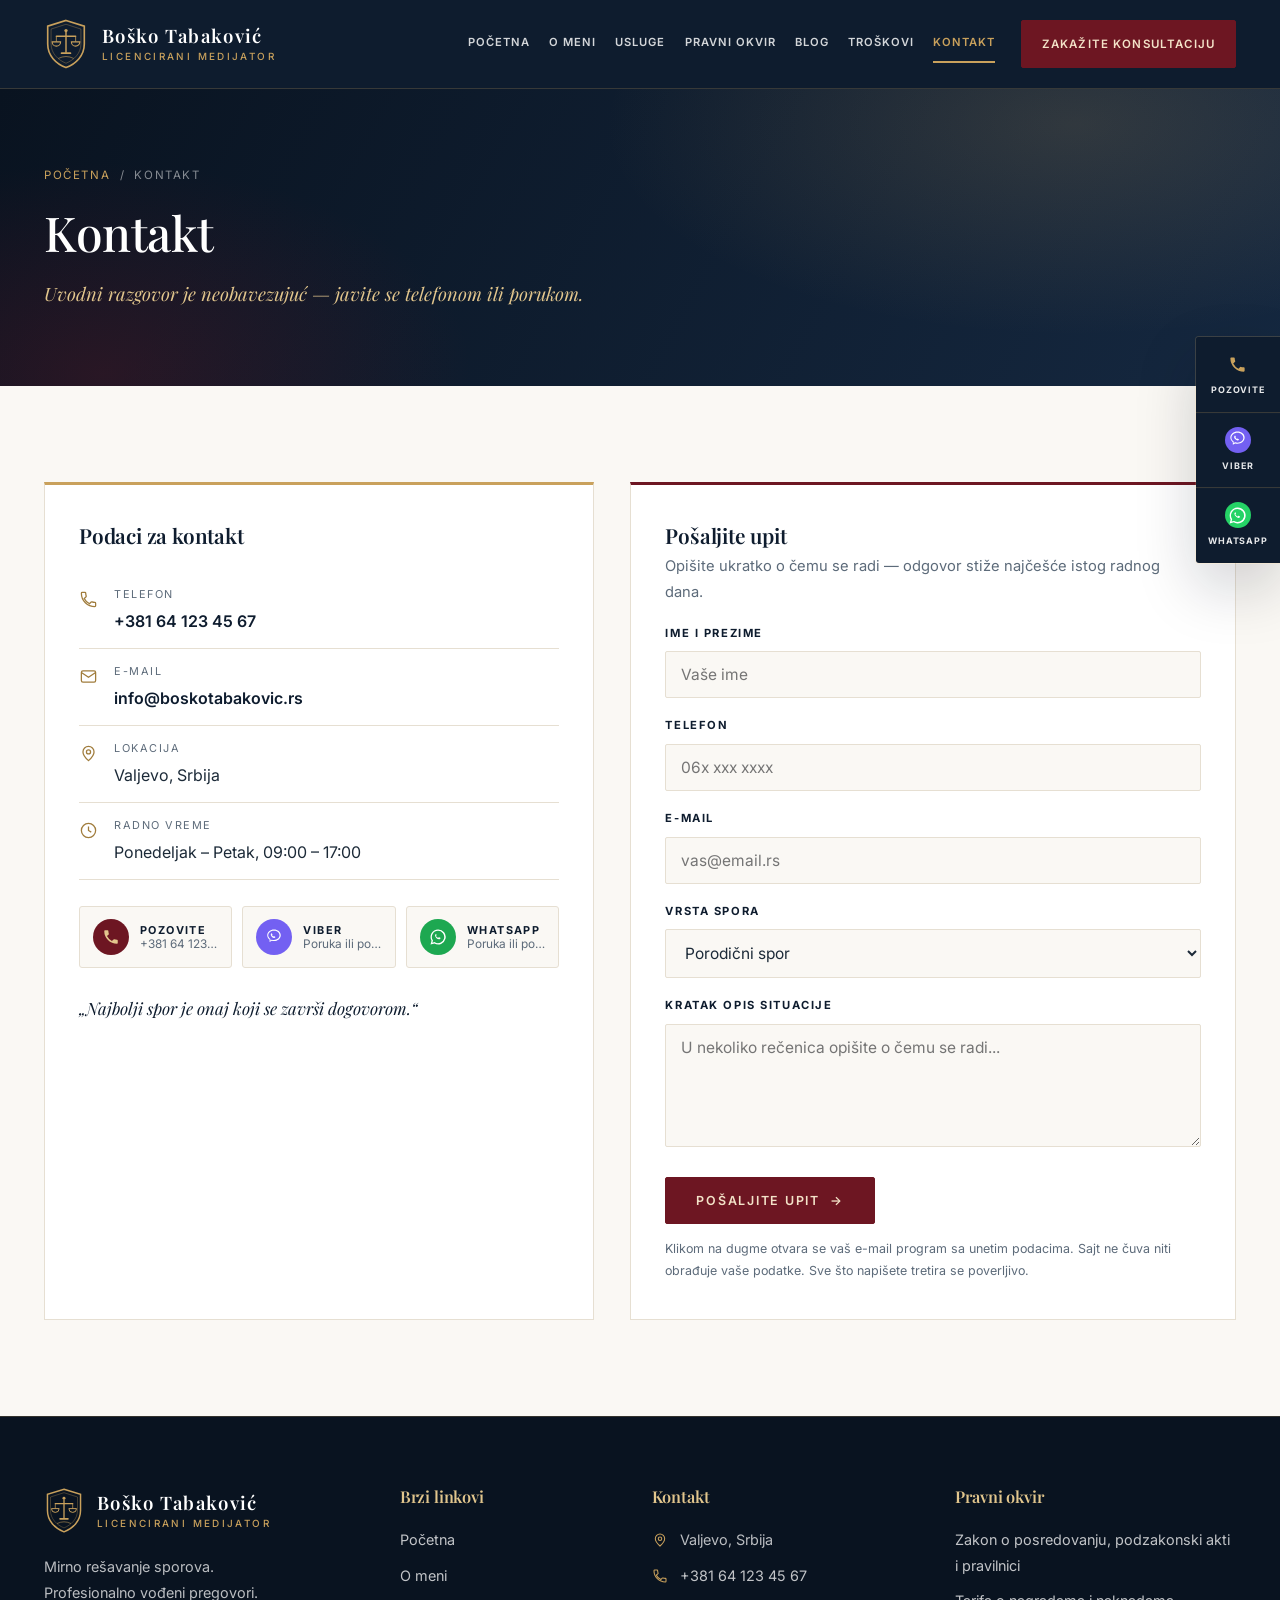
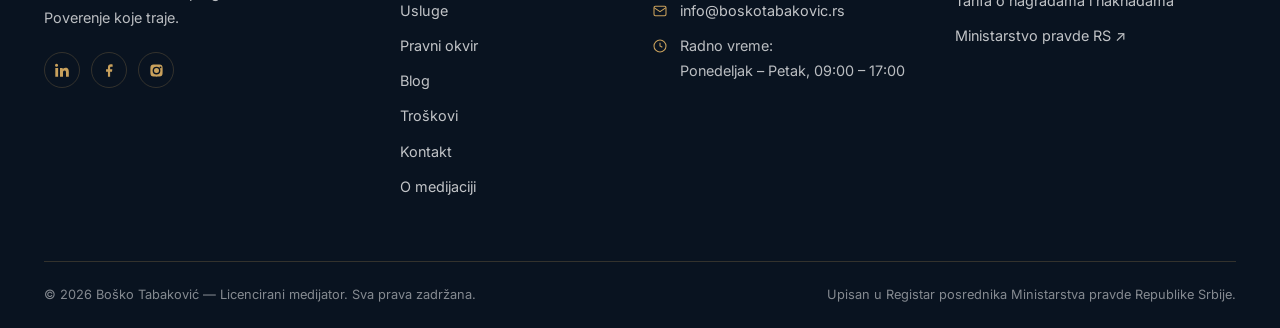
<file: kontakt.html>
<!DOCTYPE html>
<html lang="sr">
<head>
<meta charset="UTF-8">
<meta name="viewport" content="width=device-width,initial-scale=1">
<title>Kontakt — zakažite konsultaciju</title>
<meta name="description" content="Kontakt: +381 64 123 45 67, info@boskotabakovic.rs, Valjevo, Srbija. Zakažite uvodnu konsultaciju o medijaciji.">
<meta property="og:title" content="Kontakt — zakažite konsultaciju">
<meta property="og:description" content="Kontakt: +381 64 123 45 67, info@boskotabakovic.rs, Valjevo, Srbija. Zakažite uvodnu konsultaciju o medijaciji.">
<meta property="og:type" content="website">
<link rel="preconnect" href="https://fonts.googleapis.com">
<link rel="preconnect" href="https://fonts.gstatic.com" crossorigin>
<link href="https://fonts.googleapis.com/css2?family=Playfair+Display:ital,wght@0,500;0,600;0,700;1,500;1,600&family=Inter:wght@400;500;600;700&display=swap" rel="stylesheet">
<link rel="stylesheet" href="style.css?v=4">
</head>
<body>
<a class="skip" href="#main">Preskoči na sadržaj</a>
<header class="site-header">
  <div class="wrap">
    <a class="brand" href="index.html">
      <svg viewBox="0 0 44 54" aria-hidden="true">
<path d="M22 2.5 41 8.5V27c0 12-8.5 20.5-19 24.5C11.5 47.5 3 39 3 27V8.5Z" fill="none" stroke="#c9a15c" stroke-width="1.7"/>
<path d="M22 6.5 37.5 11.5V27c0 9.5-7 16.5-15.5 20C13.5 43.5 6.5 36.5 6.5 27V11.5Z" fill="none" stroke="#c9a15c" stroke-width=".7" opacity=".5"/>
<circle cx="22" cy="13" r="1.7" fill="#c9a15c"/>
<line x1="22" y1="14.5" x2="22" y2="36" stroke="#c9a15c" stroke-width="1.5"/>
<line x1="12" y1="19" x2="32" y2="19" stroke="#c9a15c" stroke-width="1.5" stroke-linecap="round"/>
<line x1="12" y1="19" x2="12" y2="24.6" stroke="#c9a15c" stroke-width=".8"/>
<line x1="32" y1="19" x2="32" y2="24.6" stroke="#c9a15c" stroke-width=".8"/>
<path d="M7.6 24.8a4.4 4.4 0 0 0 8.8 0Z" fill="none" stroke="#c9a15c" stroke-width="1.1"/>
<path d="M27.6 24.8a4.4 4.4 0 0 0 8.8 0Z" fill="none" stroke="#c9a15c" stroke-width="1.1"/>
<rect x="16.5" y="35.5" width="11" height="2" rx="1" fill="#c9a15c"/>
<path d="M14 42q8-4 16 0" fill="none" stroke="#c9a15c" stroke-width=".9" opacity=".7"/>
</svg>
      <span class="brand-text">
        <span class="brand-name">Boško Tabaković</span>
        <span class="brand-role">Licencirani medijator</span>
      </span>
    </a>
    <button class="burger" id="burger" aria-label="Otvori meni" aria-expanded="false" aria-controls="nav">
      <span></span><span></span><span></span>
    </button>
    <nav class="nav" id="nav"><a href="index.html">Početna</a><a href="o-meni.html">O meni</a><a href="usluge.html">Usluge</a><a href="pravni-okvir.html">Pravni okvir</a><a href="blog.html">Blog</a><a href="troskovi.html">Troškovi</a><a href="kontakt.html" class="active">Kontakt</a></nav>
    <a class="btn btn-burgundy header-cta" href="kontakt.html">Zakažite konsultaciju</a>
  </div>
</header>

<div class="contact-rail">
  <a href="tel:+381641234567"><span class="ic ic-phone"><svg viewBox="0 0 24 24" width="19" height="19" fill="#c9a15c"><path d="M6.6 10.8a15.1 15.1 0 0 0 6.6 6.6l2.2-2.2a1 1 0 0 1 1-.2c1.1.4 2.3.6 3.6.6a1 1 0 0 1 1 1V20a1 1 0 0 1-1 1A17 17 0 0 1 3 4a1 1 0 0 1 1-1h3.5a1 1 0 0 1 1 1c0 1.2.2 2.4.6 3.6a1 1 0 0 1-.2 1Z"/></svg></span>Pozovite</a>
  <a href="viber://chat?number=%2B381641234567"><span class="ic ic-viber"><svg viewBox="0 0 24 24" width="19" height="19" fill="#fff"><path d="M12 2C7 2 3 5.4 3 9.6c0 2.3 1.2 4.3 3.1 5.7v3.4l2.9-1.7c1 .2 1.9.4 3 .4 5 0 9-3.4 9-7.8S17 2 12 2Zm0 1.6c4.1 0 7.4 2.7 7.4 6.2S16.1 16 12 16c-1 0-1.9-.1-2.8-.4l-.4-.1-1.6 1v-1.9l-.4-.3C5.2 13.2 4.3 11.5 4.3 9.8c0-3.5 3.5-6.2 7.7-6.2Z"/><path d="M8.6 7.1c.2-.1.5 0 .6.2l.7 1.2c.1.2.1.5-.1.7l-.4.4c.4.8 1 1.4 1.9 1.8l.4-.4c.2-.2.5-.2.7-.1l1.2.7c.2.1.3.4.2.6-.3.7-1 1.1-1.7 1-2-.3-3.9-2-4.4-4-.2-.7.2-1.5.9-2.1Z"/></svg></span>Viber</a>
  <a href="https://wa.me/381641234567"><span class="ic ic-wa"><svg viewBox="0 0 24 24" width="19" height="19" fill="#fff"><path d="M12 2a10 10 0 0 0-8.6 15L2 22l5.2-1.4A10 10 0 1 0 12 2Zm0 1.8a8.2 8.2 0 1 1-4.2 15.2l-.3-.2-3 .8.8-2.9-.2-.3A8.2 8.2 0 0 1 12 3.8Z"/><path d="M8.9 7.3c.2 0 .4 0 .5.4l.7 1.6c.1.2 0 .4-.1.5l-.5.6c-.1.1-.2.3 0 .5.5.9 1.5 1.8 2.5 2.2.2.1.4.1.5-.1l.5-.6c.1-.2.3-.2.5-.1l1.6.8c.2.1.3.3.2.5-.2.8-1 1.4-1.9 1.5-2.4-.2-4.8-2.5-5.3-4.9-.1-.9.4-1.8 1.2-2.2.1-.1.3-.1.6-.1Z"/></svg></span>WhatsApp</a>
</div>

<main id="main">
<section class="page-hero">
  <div class="wrap">
    <div class="crumbs"><a href="index.html">Početna</a> &nbsp;/&nbsp; Kontakt</div>
    <h1>Kontakt</h1>
    <p class="sub">Uvodni razgovor je neobavezujuć — javite se telefonom ili porukom.</p>
  </div>
</section>

<section class="section bg-cream">
  <div class="wrap">
    <div class="contact-grid">
      <div class="info-card">
        <h3>Podaci za kontakt</h3>
        <div class="info-row">
          <svg viewBox="0 0 24 24"><path d="M6.6 10.8a15.1 15.1 0 0 0 6.6 6.6l2.2-2.2a1 1 0 0 1 1-.2c1.1.4 2.3.6 3.6.6a1 1 0 0 1 1 1V20a1 1 0 0 1-1 1A17 17 0 0 1 3 4a1 1 0 0 1 1-1h3.5a1 1 0 0 1 1 1c0 1.2.2 2.4.6 3.6a1 1 0 0 1-.2 1Z"/></svg>
          <span><span class="lbl">Telefon</span><a href="tel:+381641234567">+381 64 123 45 67</a></span>
        </div>
        <div class="info-row">
          <svg viewBox="0 0 24 24"><rect x="3" y="5" width="18" height="14" rx="2"/><path d="m3 7 9 6 9-6"/></svg>
          <span><span class="lbl">E-mail</span><a href="mailto:info@boskotabakovic.rs">info@boskotabakovic.rs</a></span>
        </div>
        <div class="info-row">
          <svg viewBox="0 0 24 24"><path d="M12 21s7-6.3 7-11a7 7 0 1 0-14 0c0 4.7 7 11 7 11Z"/><circle cx="12" cy="10" r="2.6"/></svg>
          <span><span class="lbl">Lokacija</span>Valjevo, Srbija</span>
        </div>
        <div class="info-row">
          <svg viewBox="0 0 24 24"><circle cx="12" cy="12" r="9"/><path d="M12 7v5l3.5 2"/></svg>
          <span><span class="lbl">Radno vreme</span>Ponedeljak – Petak, 09:00 – 17:00</span>
        </div>
        <div class="contact-actions">
          <a class="ca ca-phone" href="tel:+381641234567">
            <span class="ca-ic"><svg viewBox="0 0 24 24" width="18" height="18"><path d="M6.6 10.8a15.1 15.1 0 0 0 6.6 6.6l2.2-2.2a1 1 0 0 1 1-.2c1.1.4 2.3.6 3.6.6a1 1 0 0 1 1 1V20a1 1 0 0 1-1 1A17 17 0 0 1 3 4a1 1 0 0 1 1-1h3.5a1 1 0 0 1 1 1c0 1.2.2 2.4.6 3.6a1 1 0 0 1-.2 1Z"/></svg></span>
            <span class="ca-txt"><b>Pozovite</b><small>+381 64 123 45 67</small></span>
          </a>
          <a class="ca ca-viber" href="viber://chat?number=%2B381641234567">
            <span class="ca-ic"><svg viewBox="0 0 24 24" width="18" height="18"><path d="M12 2C7 2 3 5.4 3 9.6c0 2.3 1.2 4.3 3.1 5.7v3.4l2.9-1.7c1 .2 1.9.4 3 .4 5 0 9-3.4 9-7.8S17 2 12 2Zm0 1.6c4.1 0 7.4 2.7 7.4 6.2S16.1 16 12 16c-1 0-1.9-.1-2.8-.4l-.4-.1-1.6 1v-1.9l-.4-.3C5.2 13.2 4.3 11.5 4.3 9.8c0-3.5 3.5-6.2 7.7-6.2Z"/><path d="M8.6 7.1c.2-.1.5 0 .6.2l.7 1.2c.1.2.1.5-.1.7l-.4.4c.4.8 1 1.4 1.9 1.8l.4-.4c.2-.2.5-.2.7-.1l1.2.7c.2.1.3.4.2.6-.3.7-1 1.1-1.7 1-2-.3-3.9-2-4.4-4-.2-.7.2-1.5.9-2.1Z"/></svg></span>
            <span class="ca-txt"><b>Viber</b><small>Poruka ili poziv</small></span>
          </a>
          <a class="ca ca-wa" href="https://wa.me/381641234567">
            <span class="ca-ic"><svg viewBox="0 0 24 24" width="18" height="18"><path d="M12 2a10 10 0 0 0-8.6 15L2 22l5.2-1.4A10 10 0 1 0 12 2Zm0 1.8a8.2 8.2 0 1 1-4.2 15.2l-.3-.2-3 .8.8-2.9-.2-.3A8.2 8.2 0 0 1 12 3.8Z"/><path d="M8.9 7.3c.2 0 .4 0 .5.4l.7 1.6c.1.2 0 .4-.1.5l-.5.6c-.1.1-.2.3 0 .5.5.9 1.5 1.8 2.5 2.2.2.1.4.1.5-.1l.5-.6c.1-.2.3-.2.5-.1l1.6.8c.2.1.3.3.2.5-.2.8-1 1.4-1.9 1.5-2.4-.2-4.8-2.5-5.3-4.9-.1-.9.4-1.8 1.2-2.2.1-.1.3-.1.6-.1Z"/></svg></span>
            <span class="ca-txt"><b>WhatsApp</b><small>Poruka ili poziv</small></span>
          </a>
        </div>
        <p style="margin-top:26px;font-family:var(--serif);font-style:italic;color:var(--navy-800);font-size:1.05rem">
          „Najbolji spor je onaj koji se završi dogovorom.“
        </p>
      </div>

      <div class="form-card">
        <h3 style="font-family:var(--serif);font-size:1.3rem;color:var(--navy-800);margin-bottom:6px">Pošaljite upit</h3>
        <p style="font-size:.92rem;color:var(--ink-soft)">Opišite ukratko o čemu se radi — odgovor stiže najčešće istog radnog dana.</p>

        <label for="f-ime">Ime i prezime</label>
        <input id="f-ime" type="text" placeholder="Vaše ime" autocomplete="name">

        <label for="f-tel">Telefon</label>
        <input id="f-tel" type="tel" placeholder="06x xxx xxxx" autocomplete="tel">

        <label for="f-email">E-mail</label>
        <input id="f-email" type="email" placeholder="vas@email.rs" autocomplete="email">

        <label for="f-vrsta">Vrsta spora</label>
        <select id="f-vrsta">
          <option>Porodični spor</option>
          <option>Radni spor</option>
          <option>Privredni spor</option>
          <option>Građanski spor</option>
          <option>Potrošački spor</option>
          <option>Nasledni ili imovinskopravni spor</option>
          <option>Drugo / nisam siguran/na</option>
        </select>

        <label for="f-poruka">Kratak opis situacije</label>
        <textarea id="f-poruka" rows="5" placeholder="U nekoliko rečenica opišite o čemu se radi..."></textarea>

        <p style="margin-top:22px"><button class="btn btn-burgundy" id="posalji" type="button">Pošaljite upit <span class="arr">&rarr;</span></button></p>
        <p class="form-note">Klikom na dugme otvara se vaš e-mail program sa unetim podacima. Sajt ne čuva niti obrađuje vaše podatke. Sve što napišete tretira se poverljivo.</p>
      </div>
    </div>
  </div>
</section>

<script>
document.getElementById('posalji').addEventListener('click', function(){
  var g = function(id){ return (document.getElementById(id).value || '').trim(); };
  var telo = 'Ime i prezime: ' + g('f-ime')
    + '\nTelefon: ' + g('f-tel')
    + '\nE-mail: ' + g('f-email')
    + '\nVrsta spora: ' + document.getElementById('f-vrsta').value
    + '\n\nOpis situacije:\n' + g('f-poruka');
  window.location.href = 'mailto:info@boskotabakovic.rs'
    + '?subject=' + encodeURIComponent('Upit za medijaciju — ' + (g('f-ime') || 'novi upit'))
    + '&body=' + encodeURIComponent(telo);
});
</script>
</main>

<footer class="site-footer">
  <div class="wrap">
    <div class="foot-grid">
      <div>
        <div class="foot-brand">
          <svg viewBox="0 0 44 54" aria-hidden="true">
<path d="M22 2.5 41 8.5V27c0 12-8.5 20.5-19 24.5C11.5 47.5 3 39 3 27V8.5Z" fill="none" stroke="#c9a15c" stroke-width="1.7"/>
<path d="M22 6.5 37.5 11.5V27c0 9.5-7 16.5-15.5 20C13.5 43.5 6.5 36.5 6.5 27V11.5Z" fill="none" stroke="#c9a15c" stroke-width=".7" opacity=".5"/>
<circle cx="22" cy="13" r="1.7" fill="#c9a15c"/>
<line x1="22" y1="14.5" x2="22" y2="36" stroke="#c9a15c" stroke-width="1.5"/>
<line x1="12" y1="19" x2="32" y2="19" stroke="#c9a15c" stroke-width="1.5" stroke-linecap="round"/>
<line x1="12" y1="19" x2="12" y2="24.6" stroke="#c9a15c" stroke-width=".8"/>
<line x1="32" y1="19" x2="32" y2="24.6" stroke="#c9a15c" stroke-width=".8"/>
<path d="M7.6 24.8a4.4 4.4 0 0 0 8.8 0Z" fill="none" stroke="#c9a15c" stroke-width="1.1"/>
<path d="M27.6 24.8a4.4 4.4 0 0 0 8.8 0Z" fill="none" stroke="#c9a15c" stroke-width="1.1"/>
<rect x="16.5" y="35.5" width="11" height="2" rx="1" fill="#c9a15c"/>
<path d="M14 42q8-4 16 0" fill="none" stroke="#c9a15c" stroke-width=".9" opacity=".7"/>
</svg>
          <span class="brand-text">
            <span class="brand-name">Boško Tabaković</span>
            <span class="brand-role">Licencirani medijator</span>
          </span>
        </div>
        <p>Mirno rešavanje sporova.<br>Profesionalno vođeni pregovori.<br>Poverenje koje traje.</p>
        <div class="socials">
          <a href="#" aria-label="LinkedIn"><svg viewBox="0 0 24 24"><path d="M4.98 3.5a2.49 2.49 0 1 1-4.98 0 2.49 2.49 0 0 1 4.98 0ZM.5 8H5v14H.5Zm7.5 0h4.3v1.9h.1c.6-1.1 2.1-2.3 4.3-2.3 4.6 0 5.4 3 5.4 6.9V22h-4.5v-6.6c0-1.6 0-3.6-2.2-3.6s-2.6 1.7-2.6 3.5V22H8Z"/></svg></a>
          <a href="#" aria-label="Facebook"><svg viewBox="0 0 24 24"><path d="M13 22v-8h3l.5-4H13V7.5c0-1 .3-1.5 1.6-1.5H17V2.2c-.6-.1-1.7-.2-2.9-.2C11.4 2 9.5 3.7 9.5 6.9V10h-3v4h3v8Z"/></svg></a>
          <a href="#" aria-label="Instagram"><svg viewBox="0 0 24 24"><path d="M12 2.2c3.2 0 3.6 0 4.8.1 3.3.1 4.8 1.7 4.9 4.9.1 1.3.1 1.6.1 4.8s0 3.6-.1 4.8c-.1 3.2-1.7 4.8-4.9 4.9-1.3.1-1.6.1-4.8.1s-3.6 0-4.8-.1c-3.3-.1-4.8-1.7-4.9-4.9-.1-1.2-.1-1.6-.1-4.8s0-3.6.1-4.8C2.4 4 4 2.4 7.2 2.3 8.4 2.2 8.8 2.2 12 2.2Zm0 3.6a6.2 6.2 0 1 0 0 12.4 6.2 6.2 0 0 0 0-12.4Zm0 10.2a4 4 0 1 1 0-8 4 4 0 0 1 0 8Zm6.4-10.4a1.44 1.44 0 1 0 0 2.9 1.44 1.44 0 0 0 0-2.9Z"/></svg></a>
        </div>
      </div>
      <div>
        <h4>Brzi linkovi</h4>
        <ul><li><a href="index.html">Početna</a></li><li><a href="o-meni.html">O meni</a></li><li><a href="usluge.html">Usluge</a></li><li><a href="pravni-okvir.html">Pravni okvir</a></li><li><a href="blog.html">Blog</a></li><li><a href="troskovi.html">Troškovi</a></li><li><a href="kontakt.html">Kontakt</a></li><li><a href="o-medijaciji.html">O medijaciji</a></li></ul>
      </div>
      <div>
        <h4>Kontakt</h4>
        <ul class="foot-contact">
          <li><svg viewBox="0 0 24 24"><path d="M12 21s7-6.3 7-11a7 7 0 1 0-14 0c0 4.7 7 11 7 11Z"/><circle cx="12" cy="10" r="2.6"/></svg><span>Valjevo, Srbija</span></li>
          <li><svg viewBox="0 0 24 24"><path d="M6.6 10.8a15.1 15.1 0 0 0 6.6 6.6l2.2-2.2a1 1 0 0 1 1-.2c1.1.4 2.3.6 3.6.6a1 1 0 0 1 1 1V20a1 1 0 0 1-1 1A17 17 0 0 1 3 4a1 1 0 0 1 1-1h3.5a1 1 0 0 1 1 1c0 1.2.2 2.4.6 3.6a1 1 0 0 1-.2 1Z"/></svg><a href="tel:+381641234567">+381 64 123 45 67</a></li>
          <li><svg viewBox="0 0 24 24"><rect x="3" y="5" width="18" height="14" rx="2"/><path d="m3 7 9 6 9-6"/></svg><a href="mailto:info@boskotabakovic.rs">info@boskotabakovic.rs</a></li>
          <li><svg viewBox="0 0 24 24"><circle cx="12" cy="12" r="9"/><path d="M12 7v5l3.5 2"/></svg><span>Radno vreme:<br>Ponedeljak – Petak, 09:00 – 17:00</span></li>
        </ul>
      </div>
      <div>
        <h4>Pravni okvir</h4>
        <ul>
          <li><a href="pravni-okvir.html">Zakon o posredovanju, podzakonski akti i pravilnici</a></li>
          <li><a href="troskovi.html">Tarifa o nagradama i naknadama</a></li>
          <li><a href="https://mpravde.gov.rs" target="_blank" rel="noopener">Ministarstvo pravde RS &#8599;</a></li>
        </ul>
      </div>
    </div>
    <div class="foot-legal">
      <span>&copy; <span id="god">2026</span> Boško Tabaković — Licencirani medijator. Sva prava zadržana.</span>
      <span>Upisan u Registar posrednika Ministarstva pravde Republike Srbije.</span>
    </div>
  </div>
</footer>
<script src="main.js?v=4"></script>
</body>
</html>
</file>
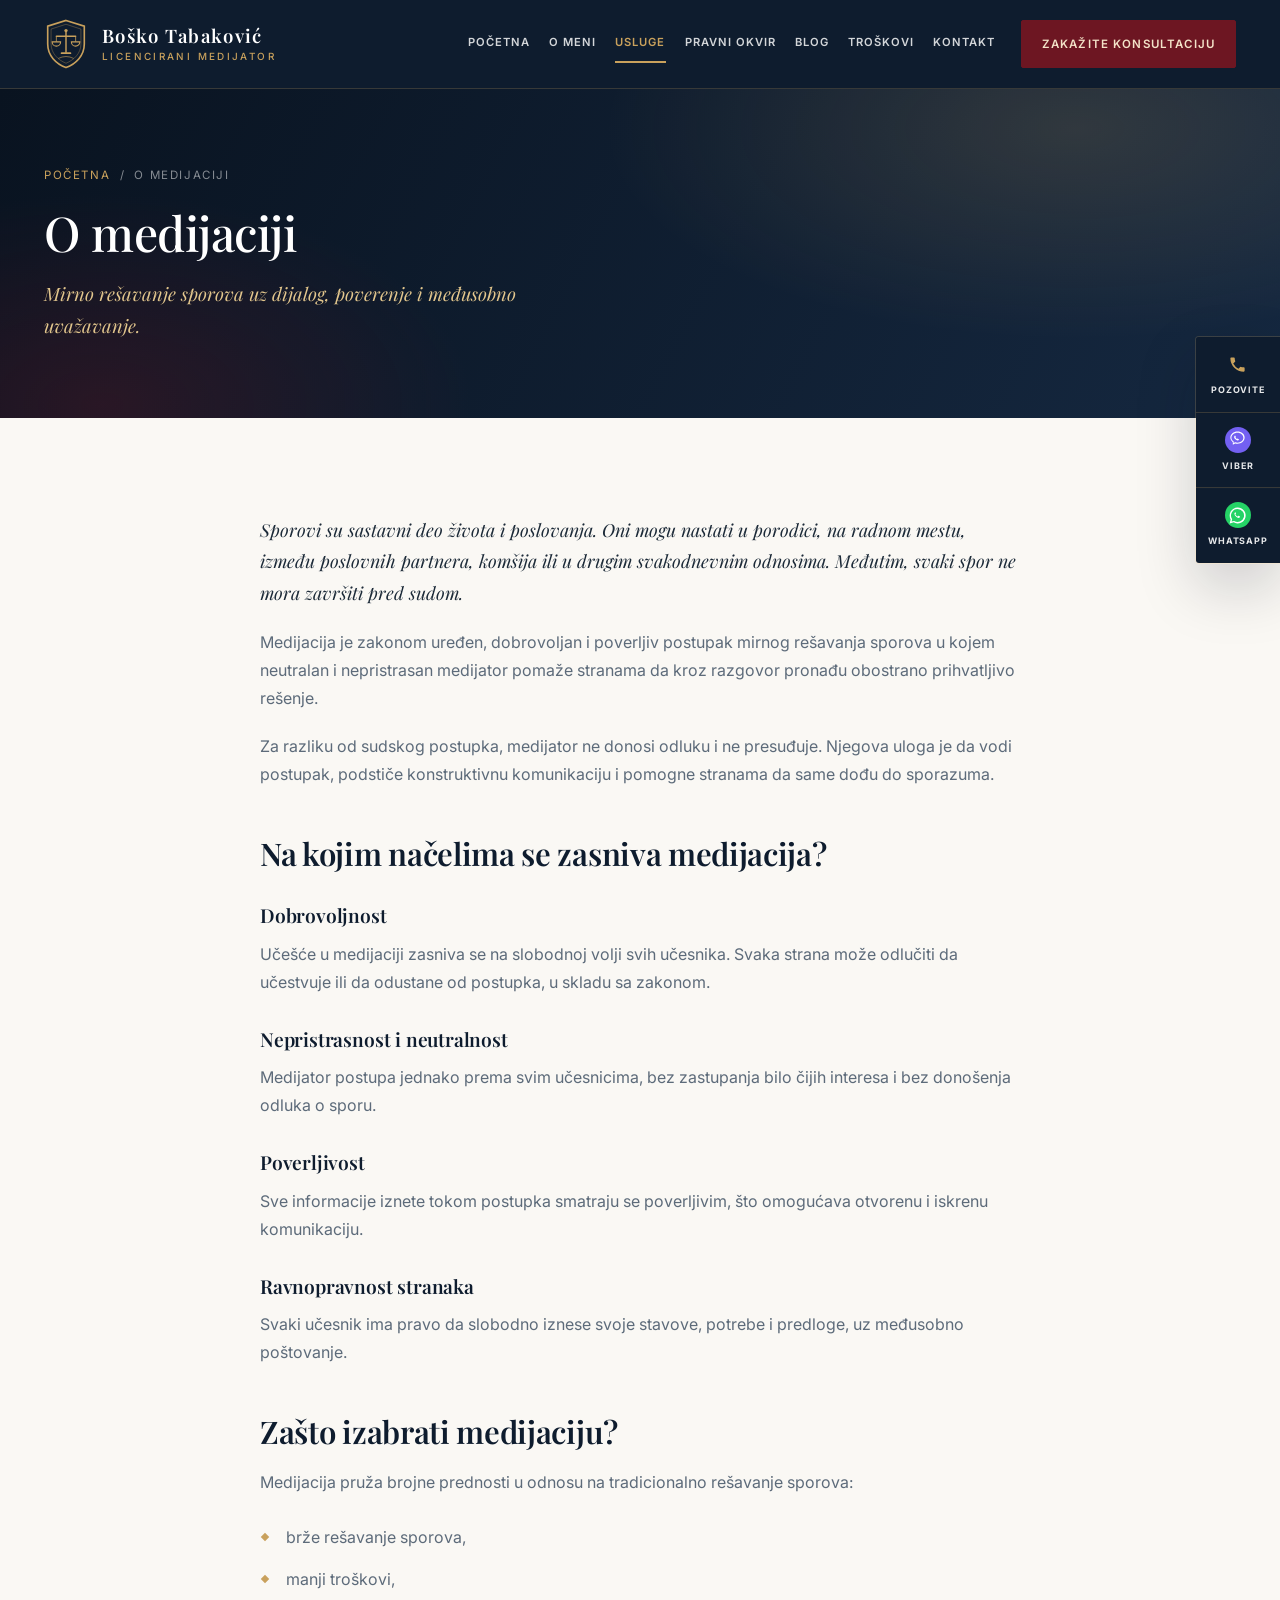
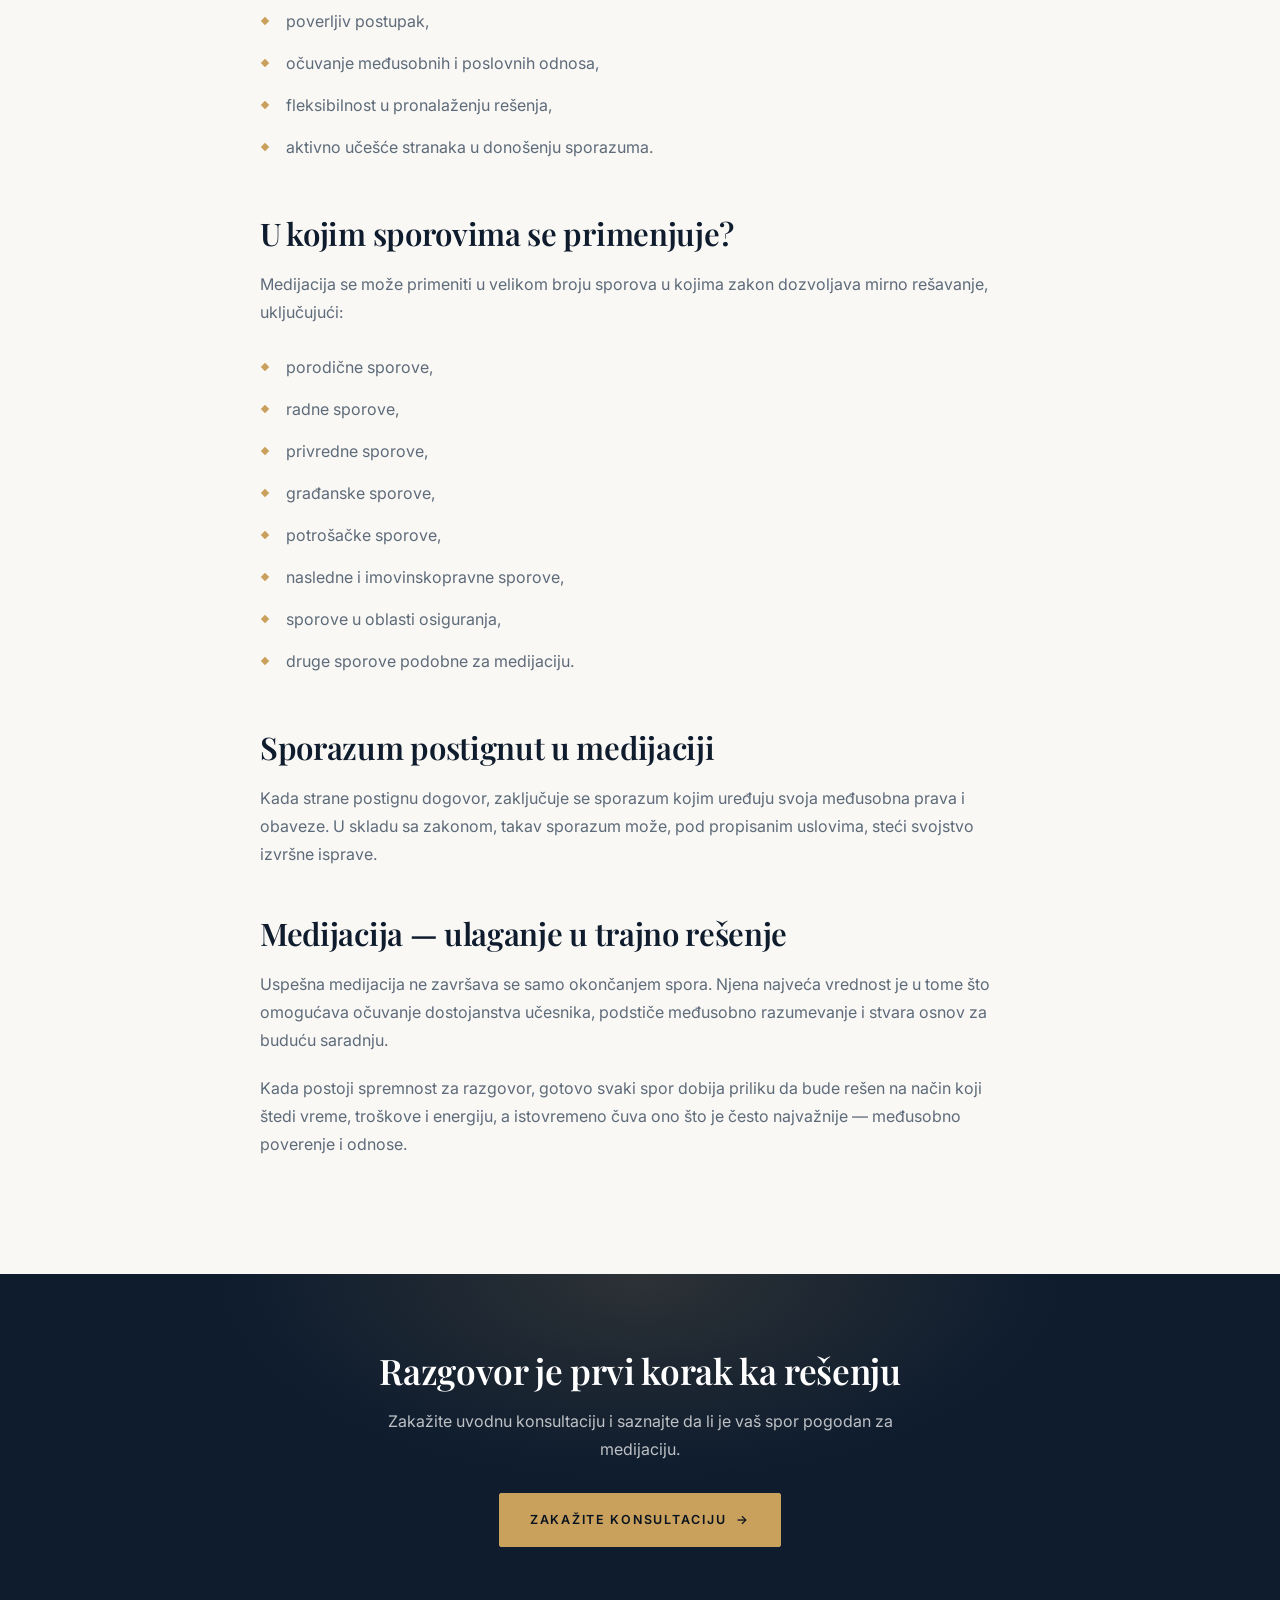
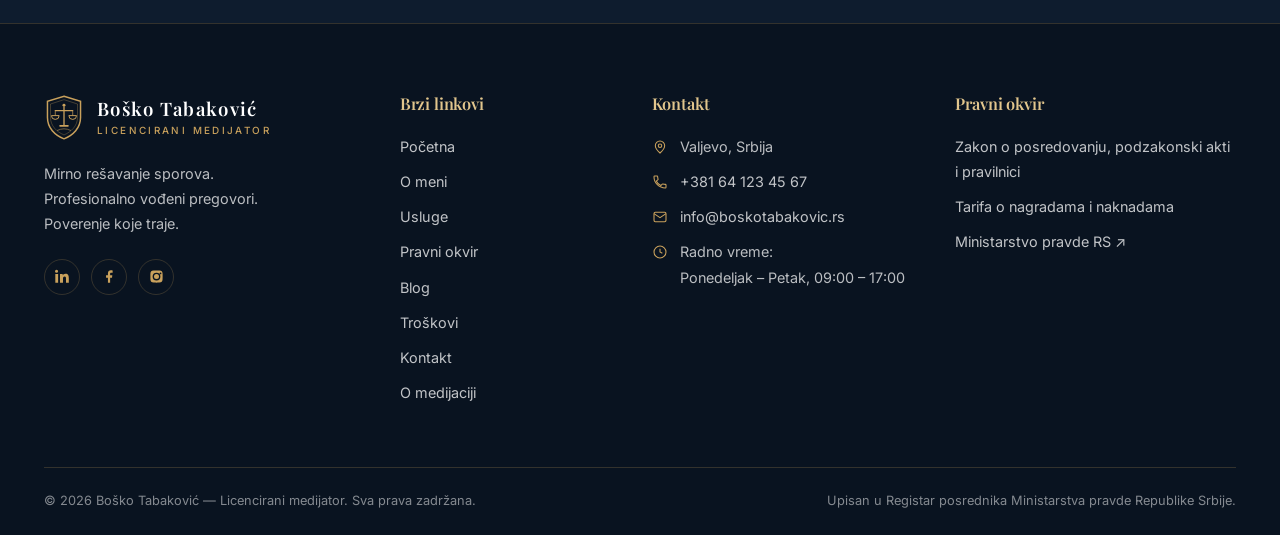
<file: o-medijaciji.html>
<!DOCTYPE html>
<html lang="sr">
<head>
<meta charset="UTF-8">
<meta name="viewport" content="width=device-width,initial-scale=1">
<title>O medijaciji — načela, prednosti i primena</title>
<meta name="description" content="Šta je medijacija, na kojim načelima se zasniva, u kojim sporovima se primenjuje i kakvu pravnu snagu ima sporazum.">
<meta property="og:title" content="O medijaciji — načela, prednosti i primena">
<meta property="og:description" content="Šta je medijacija, na kojim načelima se zasniva, u kojim sporovima se primenjuje i kakvu pravnu snagu ima sporazum.">
<meta property="og:type" content="website">
<link rel="preconnect" href="https://fonts.googleapis.com">
<link rel="preconnect" href="https://fonts.gstatic.com" crossorigin>
<link href="https://fonts.googleapis.com/css2?family=Playfair+Display:ital,wght@0,500;0,600;0,700;1,500;1,600&family=Inter:wght@400;500;600;700&display=swap" rel="stylesheet">
<link rel="stylesheet" href="style.css?v=4">
</head>
<body>
<a class="skip" href="#main">Preskoči na sadržaj</a>
<header class="site-header">
  <div class="wrap">
    <a class="brand" href="index.html">
      <svg viewBox="0 0 44 54" aria-hidden="true">
<path d="M22 2.5 41 8.5V27c0 12-8.5 20.5-19 24.5C11.5 47.5 3 39 3 27V8.5Z" fill="none" stroke="#c9a15c" stroke-width="1.7"/>
<path d="M22 6.5 37.5 11.5V27c0 9.5-7 16.5-15.5 20C13.5 43.5 6.5 36.5 6.5 27V11.5Z" fill="none" stroke="#c9a15c" stroke-width=".7" opacity=".5"/>
<circle cx="22" cy="13" r="1.7" fill="#c9a15c"/>
<line x1="22" y1="14.5" x2="22" y2="36" stroke="#c9a15c" stroke-width="1.5"/>
<line x1="12" y1="19" x2="32" y2="19" stroke="#c9a15c" stroke-width="1.5" stroke-linecap="round"/>
<line x1="12" y1="19" x2="12" y2="24.6" stroke="#c9a15c" stroke-width=".8"/>
<line x1="32" y1="19" x2="32" y2="24.6" stroke="#c9a15c" stroke-width=".8"/>
<path d="M7.6 24.8a4.4 4.4 0 0 0 8.8 0Z" fill="none" stroke="#c9a15c" stroke-width="1.1"/>
<path d="M27.6 24.8a4.4 4.4 0 0 0 8.8 0Z" fill="none" stroke="#c9a15c" stroke-width="1.1"/>
<rect x="16.5" y="35.5" width="11" height="2" rx="1" fill="#c9a15c"/>
<path d="M14 42q8-4 16 0" fill="none" stroke="#c9a15c" stroke-width=".9" opacity=".7"/>
</svg>
      <span class="brand-text">
        <span class="brand-name">Boško Tabaković</span>
        <span class="brand-role">Licencirani medijator</span>
      </span>
    </a>
    <button class="burger" id="burger" aria-label="Otvori meni" aria-expanded="false" aria-controls="nav">
      <span></span><span></span><span></span>
    </button>
    <nav class="nav" id="nav"><a href="index.html">Početna</a><a href="o-meni.html">O meni</a><a href="usluge.html" class="active">Usluge</a><a href="pravni-okvir.html">Pravni okvir</a><a href="blog.html">Blog</a><a href="troskovi.html">Troškovi</a><a href="kontakt.html">Kontakt</a></nav>
    <a class="btn btn-burgundy header-cta" href="kontakt.html">Zakažite konsultaciju</a>
  </div>
</header>

<div class="contact-rail">
  <a href="tel:+381641234567"><span class="ic ic-phone"><svg viewBox="0 0 24 24" width="19" height="19" fill="#c9a15c"><path d="M6.6 10.8a15.1 15.1 0 0 0 6.6 6.6l2.2-2.2a1 1 0 0 1 1-.2c1.1.4 2.3.6 3.6.6a1 1 0 0 1 1 1V20a1 1 0 0 1-1 1A17 17 0 0 1 3 4a1 1 0 0 1 1-1h3.5a1 1 0 0 1 1 1c0 1.2.2 2.4.6 3.6a1 1 0 0 1-.2 1Z"/></svg></span>Pozovite</a>
  <a href="viber://chat?number=%2B381641234567"><span class="ic ic-viber"><svg viewBox="0 0 24 24" width="19" height="19" fill="#fff"><path d="M12 2C7 2 3 5.4 3 9.6c0 2.3 1.2 4.3 3.1 5.7v3.4l2.9-1.7c1 .2 1.9.4 3 .4 5 0 9-3.4 9-7.8S17 2 12 2Zm0 1.6c4.1 0 7.4 2.7 7.4 6.2S16.1 16 12 16c-1 0-1.9-.1-2.8-.4l-.4-.1-1.6 1v-1.9l-.4-.3C5.2 13.2 4.3 11.5 4.3 9.8c0-3.5 3.5-6.2 7.7-6.2Z"/><path d="M8.6 7.1c.2-.1.5 0 .6.2l.7 1.2c.1.2.1.5-.1.7l-.4.4c.4.8 1 1.4 1.9 1.8l.4-.4c.2-.2.5-.2.7-.1l1.2.7c.2.1.3.4.2.6-.3.7-1 1.1-1.7 1-2-.3-3.9-2-4.4-4-.2-.7.2-1.5.9-2.1Z"/></svg></span>Viber</a>
  <a href="https://wa.me/381641234567"><span class="ic ic-wa"><svg viewBox="0 0 24 24" width="19" height="19" fill="#fff"><path d="M12 2a10 10 0 0 0-8.6 15L2 22l5.2-1.4A10 10 0 1 0 12 2Zm0 1.8a8.2 8.2 0 1 1-4.2 15.2l-.3-.2-3 .8.8-2.9-.2-.3A8.2 8.2 0 0 1 12 3.8Z"/><path d="M8.9 7.3c.2 0 .4 0 .5.4l.7 1.6c.1.2 0 .4-.1.5l-.5.6c-.1.1-.2.3 0 .5.5.9 1.5 1.8 2.5 2.2.2.1.4.1.5-.1l.5-.6c.1-.2.3-.2.5-.1l1.6.8c.2.1.3.3.2.5-.2.8-1 1.4-1.9 1.5-2.4-.2-4.8-2.5-5.3-4.9-.1-.9.4-1.8 1.2-2.2.1-.1.3-.1.6-.1Z"/></svg></span>WhatsApp</a>
</div>

<main id="main">
<section class="page-hero">
  <div class="wrap">
    <div class="crumbs"><a href="index.html">Početna</a> &nbsp;/&nbsp; O medijaciji</div>
    <h1>O medijaciji</h1>
    <p class="sub">Mirno rešavanje sporova uz dijalog, poverenje i međusobno uvažavanje.</p>
  </div>
</section>

<section class="section bg-cream">
  <div class="wrap">
    <div class="prose" style="max-width:76ch;margin:0 auto">
      <p class="strong-lead">Sporovi su sastavni deo života i poslovanja. Oni mogu nastati u porodici, na radnom mestu, između poslovnih partnera, komšija ili u drugim svakodnevnim odnosima. Međutim, svaki spor ne mora završiti pred sudom.</p>
      <p>Medijacija je zakonom uređen, dobrovoljan i poverljiv postupak mirnog rešavanja sporova u kojem neutralan i nepristrasan medijator pomaže stranama da kroz razgovor pronađu obostrano prihvatljivo rešenje.</p>
      <p>Za razliku od sudskog postupka, medijator ne donosi odluku i ne presuđuje. Njegova uloga je da vodi postupak, podstiče konstruktivnu komunikaciju i pomogne stranama da same dođu do sporazuma.</p>

      <h2>Na kojim načelima se zasniva medijacija?</h2>
      <h3>Dobrovoljnost</h3>
      <p>Učešće u medijaciji zasniva se na slobodnoj volji svih učesnika. Svaka strana može odlučiti da učestvuje ili da odustane od postupka, u skladu sa zakonom.</p>
      <h3>Nepristrasnost i neutralnost</h3>
      <p>Medijator postupa jednako prema svim učesnicima, bez zastupanja bilo čijih interesa i bez donošenja odluka o sporu.</p>
      <h3>Poverljivost</h3>
      <p>Sve informacije iznete tokom postupka smatraju se poverljivim, što omogućava otvorenu i iskrenu komunikaciju.</p>
      <h3>Ravnopravnost stranaka</h3>
      <p>Svaki učesnik ima pravo da slobodno iznese svoje stavove, potrebe i predloge, uz međusobno poštovanje.</p>

      <h2>Zašto izabrati medijaciju?</h2>
      <p>Medijacija pruža brojne prednosti u odnosu na tradicionalno rešavanje sporova:</p>
      <ul>
        <li>brže rešavanje sporova,</li>
        <li>manji troškovi,</li>
        <li>poverljiv postupak,</li>
        <li>očuvanje međusobnih i poslovnih odnosa,</li>
        <li>fleksibilnost u pronalaženju rešenja,</li>
        <li>aktivno učešće stranaka u donošenju sporazuma.</li>
      </ul>

      <h2>U kojim sporovima se primenjuje?</h2>
      <p>Medijacija se može primeniti u velikom broju sporova u kojima zakon dozvoljava mirno rešavanje, uključujući:</p>
      <ul>
        <li>porodične sporove,</li>
        <li>radne sporove,</li>
        <li>privredne sporove,</li>
        <li>građanske sporove,</li>
        <li>potrošačke sporove,</li>
        <li>nasledne i imovinskopravne sporove,</li>
        <li>sporove u oblasti osiguranja,</li>
        <li>druge sporove podobne za medijaciju.</li>
      </ul>

      <h2>Sporazum postignut u medijaciji</h2>
      <p>Kada strane postignu dogovor, zaključuje se sporazum kojim uređuju svoja međusobna prava i obaveze. U skladu sa zakonom, takav sporazum može, pod propisanim uslovima, steći svojstvo izvršne isprave.</p>

      <h2>Medijacija &mdash; ulaganje u trajno rešenje</h2>
      <p>Uspešna medijacija ne završava se samo okončanjem spora. Njena najveća vrednost je u tome što omogućava očuvanje dostojanstva učesnika, podstiče međusobno razumevanje i stvara osnov za buduću saradnju.</p>
      <p>Kada postoji spremnost za razgovor, gotovo svaki spor dobija priliku da bude rešen na način koji štedi vreme, troškove i energiju, a istovremeno čuva ono što je često najvažnije &mdash; međusobno poverenje i odnose.</p>
    </div>
  </div>
</section>
<section class="cta-band">
  <div class="wrap">
    <h2>Razgovor je prvi korak ka rešenju</h2>
    <p>Zakažite uvodnu konsultaciju i saznajte da li je vaš spor pogodan za medijaciju.</p>
    <a class="btn btn-gold" href="kontakt.html">Zakažite konsultaciju <span class="arr">&rarr;</span></a>
  </div>
</section>
</main>

<footer class="site-footer">
  <div class="wrap">
    <div class="foot-grid">
      <div>
        <div class="foot-brand">
          <svg viewBox="0 0 44 54" aria-hidden="true">
<path d="M22 2.5 41 8.5V27c0 12-8.5 20.5-19 24.5C11.5 47.5 3 39 3 27V8.5Z" fill="none" stroke="#c9a15c" stroke-width="1.7"/>
<path d="M22 6.5 37.5 11.5V27c0 9.5-7 16.5-15.5 20C13.5 43.5 6.5 36.5 6.5 27V11.5Z" fill="none" stroke="#c9a15c" stroke-width=".7" opacity=".5"/>
<circle cx="22" cy="13" r="1.7" fill="#c9a15c"/>
<line x1="22" y1="14.5" x2="22" y2="36" stroke="#c9a15c" stroke-width="1.5"/>
<line x1="12" y1="19" x2="32" y2="19" stroke="#c9a15c" stroke-width="1.5" stroke-linecap="round"/>
<line x1="12" y1="19" x2="12" y2="24.6" stroke="#c9a15c" stroke-width=".8"/>
<line x1="32" y1="19" x2="32" y2="24.6" stroke="#c9a15c" stroke-width=".8"/>
<path d="M7.6 24.8a4.4 4.4 0 0 0 8.8 0Z" fill="none" stroke="#c9a15c" stroke-width="1.1"/>
<path d="M27.6 24.8a4.4 4.4 0 0 0 8.8 0Z" fill="none" stroke="#c9a15c" stroke-width="1.1"/>
<rect x="16.5" y="35.5" width="11" height="2" rx="1" fill="#c9a15c"/>
<path d="M14 42q8-4 16 0" fill="none" stroke="#c9a15c" stroke-width=".9" opacity=".7"/>
</svg>
          <span class="brand-text">
            <span class="brand-name">Boško Tabaković</span>
            <span class="brand-role">Licencirani medijator</span>
          </span>
        </div>
        <p>Mirno rešavanje sporova.<br>Profesionalno vođeni pregovori.<br>Poverenje koje traje.</p>
        <div class="socials">
          <a href="#" aria-label="LinkedIn"><svg viewBox="0 0 24 24"><path d="M4.98 3.5a2.49 2.49 0 1 1-4.98 0 2.49 2.49 0 0 1 4.98 0ZM.5 8H5v14H.5Zm7.5 0h4.3v1.9h.1c.6-1.1 2.1-2.3 4.3-2.3 4.6 0 5.4 3 5.4 6.9V22h-4.5v-6.6c0-1.6 0-3.6-2.2-3.6s-2.6 1.7-2.6 3.5V22H8Z"/></svg></a>
          <a href="#" aria-label="Facebook"><svg viewBox="0 0 24 24"><path d="M13 22v-8h3l.5-4H13V7.5c0-1 .3-1.5 1.6-1.5H17V2.2c-.6-.1-1.7-.2-2.9-.2C11.4 2 9.5 3.7 9.5 6.9V10h-3v4h3v8Z"/></svg></a>
          <a href="#" aria-label="Instagram"><svg viewBox="0 0 24 24"><path d="M12 2.2c3.2 0 3.6 0 4.8.1 3.3.1 4.8 1.7 4.9 4.9.1 1.3.1 1.6.1 4.8s0 3.6-.1 4.8c-.1 3.2-1.7 4.8-4.9 4.9-1.3.1-1.6.1-4.8.1s-3.6 0-4.8-.1c-3.3-.1-4.8-1.7-4.9-4.9-.1-1.2-.1-1.6-.1-4.8s0-3.6.1-4.8C2.4 4 4 2.4 7.2 2.3 8.4 2.2 8.8 2.2 12 2.2Zm0 3.6a6.2 6.2 0 1 0 0 12.4 6.2 6.2 0 0 0 0-12.4Zm0 10.2a4 4 0 1 1 0-8 4 4 0 0 1 0 8Zm6.4-10.4a1.44 1.44 0 1 0 0 2.9 1.44 1.44 0 0 0 0-2.9Z"/></svg></a>
        </div>
      </div>
      <div>
        <h4>Brzi linkovi</h4>
        <ul><li><a href="index.html">Početna</a></li><li><a href="o-meni.html">O meni</a></li><li><a href="usluge.html">Usluge</a></li><li><a href="pravni-okvir.html">Pravni okvir</a></li><li><a href="blog.html">Blog</a></li><li><a href="troskovi.html">Troškovi</a></li><li><a href="kontakt.html">Kontakt</a></li><li><a href="o-medijaciji.html">O medijaciji</a></li></ul>
      </div>
      <div>
        <h4>Kontakt</h4>
        <ul class="foot-contact">
          <li><svg viewBox="0 0 24 24"><path d="M12 21s7-6.3 7-11a7 7 0 1 0-14 0c0 4.7 7 11 7 11Z"/><circle cx="12" cy="10" r="2.6"/></svg><span>Valjevo, Srbija</span></li>
          <li><svg viewBox="0 0 24 24"><path d="M6.6 10.8a15.1 15.1 0 0 0 6.6 6.6l2.2-2.2a1 1 0 0 1 1-.2c1.1.4 2.3.6 3.6.6a1 1 0 0 1 1 1V20a1 1 0 0 1-1 1A17 17 0 0 1 3 4a1 1 0 0 1 1-1h3.5a1 1 0 0 1 1 1c0 1.2.2 2.4.6 3.6a1 1 0 0 1-.2 1Z"/></svg><a href="tel:+381641234567">+381 64 123 45 67</a></li>
          <li><svg viewBox="0 0 24 24"><rect x="3" y="5" width="18" height="14" rx="2"/><path d="m3 7 9 6 9-6"/></svg><a href="mailto:info@boskotabakovic.rs">info@boskotabakovic.rs</a></li>
          <li><svg viewBox="0 0 24 24"><circle cx="12" cy="12" r="9"/><path d="M12 7v5l3.5 2"/></svg><span>Radno vreme:<br>Ponedeljak – Petak, 09:00 – 17:00</span></li>
        </ul>
      </div>
      <div>
        <h4>Pravni okvir</h4>
        <ul>
          <li><a href="pravni-okvir.html">Zakon o posredovanju, podzakonski akti i pravilnici</a></li>
          <li><a href="troskovi.html">Tarifa o nagradama i naknadama</a></li>
          <li><a href="https://mpravde.gov.rs" target="_blank" rel="noopener">Ministarstvo pravde RS &#8599;</a></li>
        </ul>
      </div>
    </div>
    <div class="foot-legal">
      <span>&copy; <span id="god">2026</span> Boško Tabaković — Licencirani medijator. Sva prava zadržana.</span>
      <span>Upisan u Registar posrednika Ministarstva pravde Republike Srbije.</span>
    </div>
  </div>
</footer>
<script src="main.js?v=4"></script>
</body>
</html>
</file>
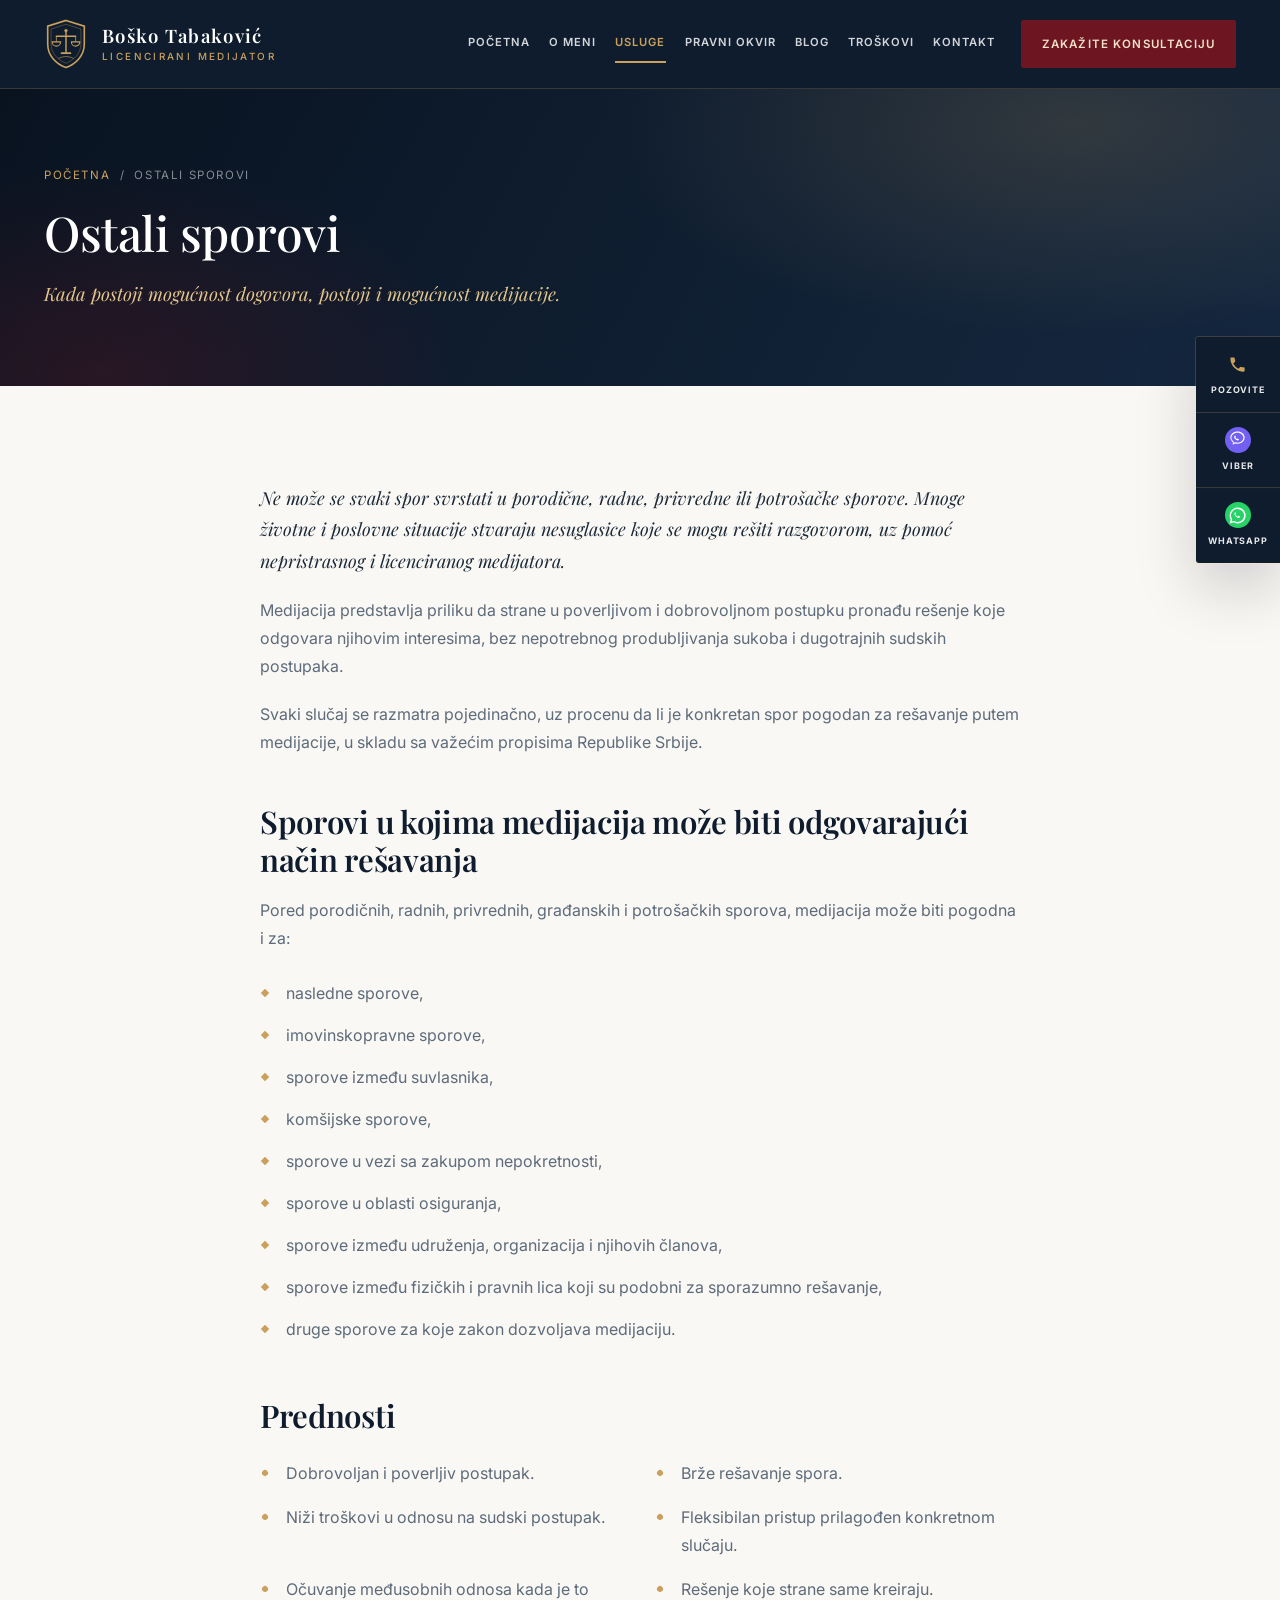
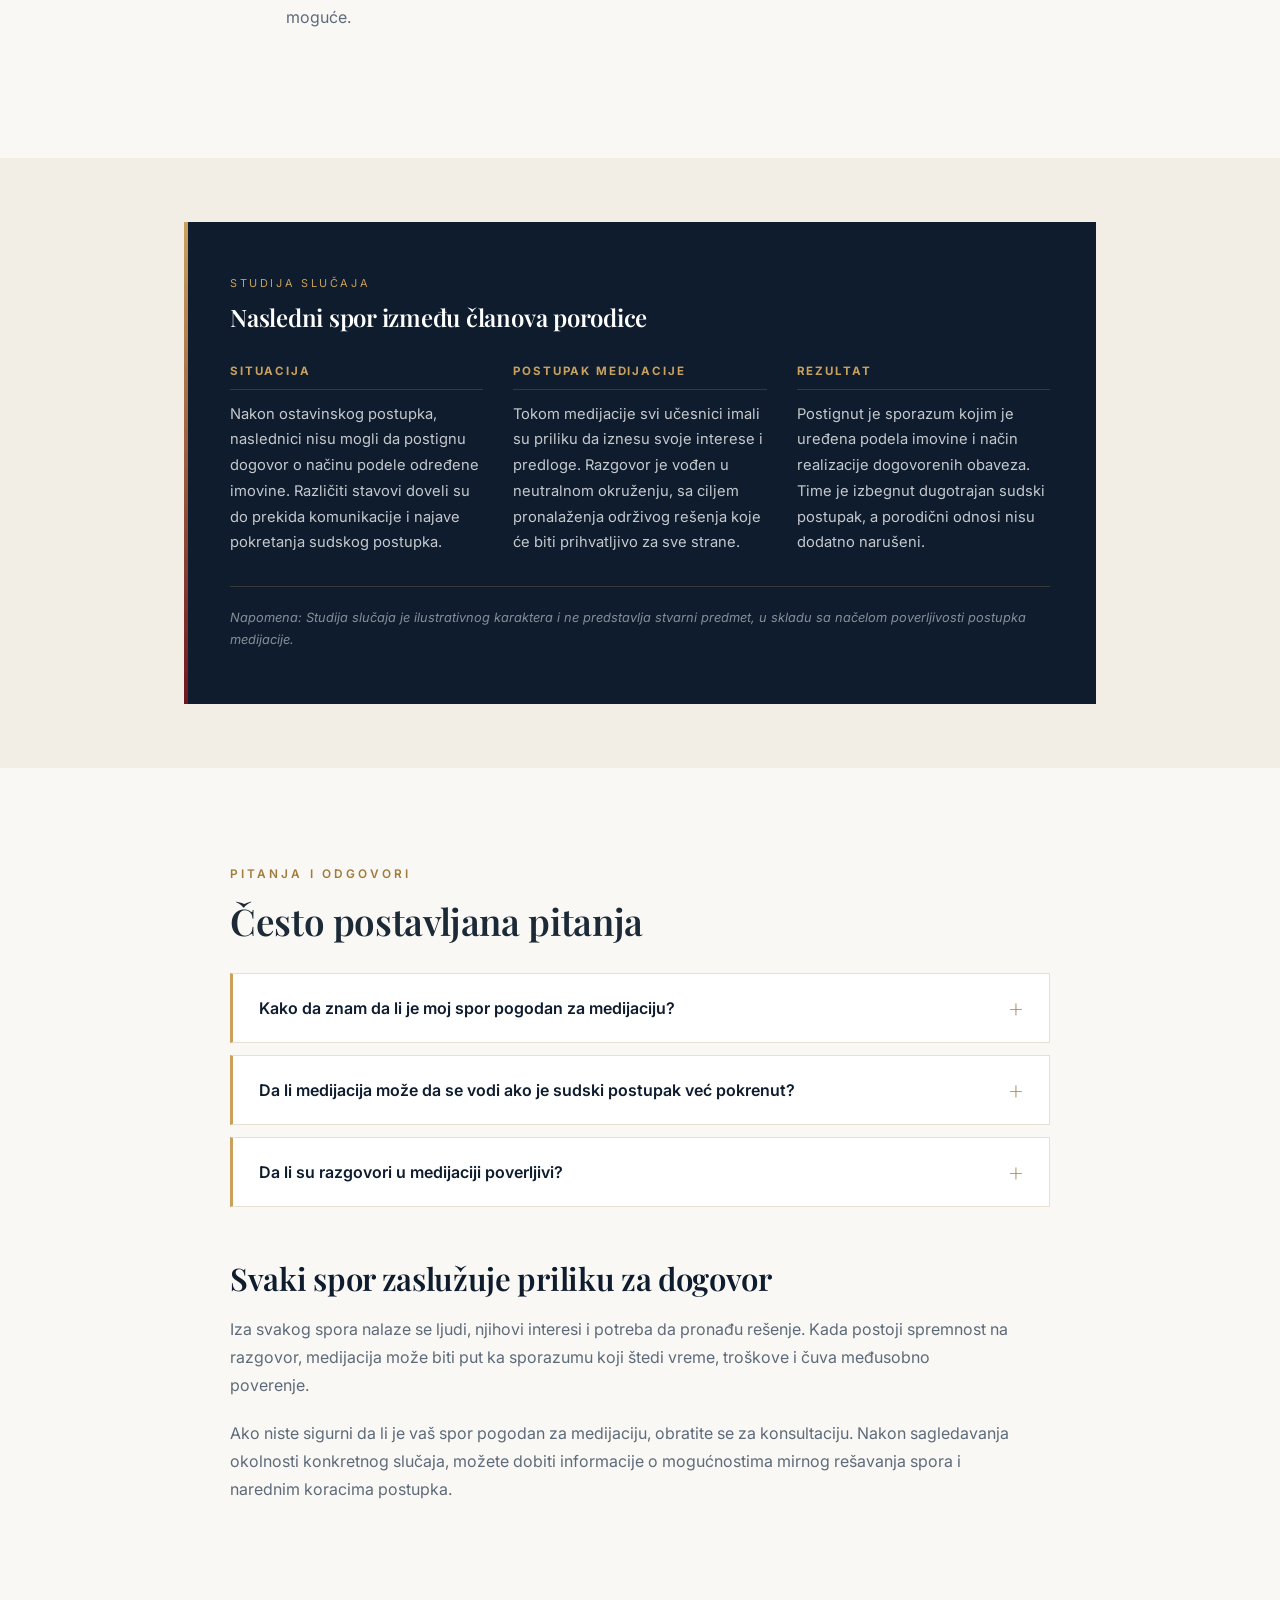
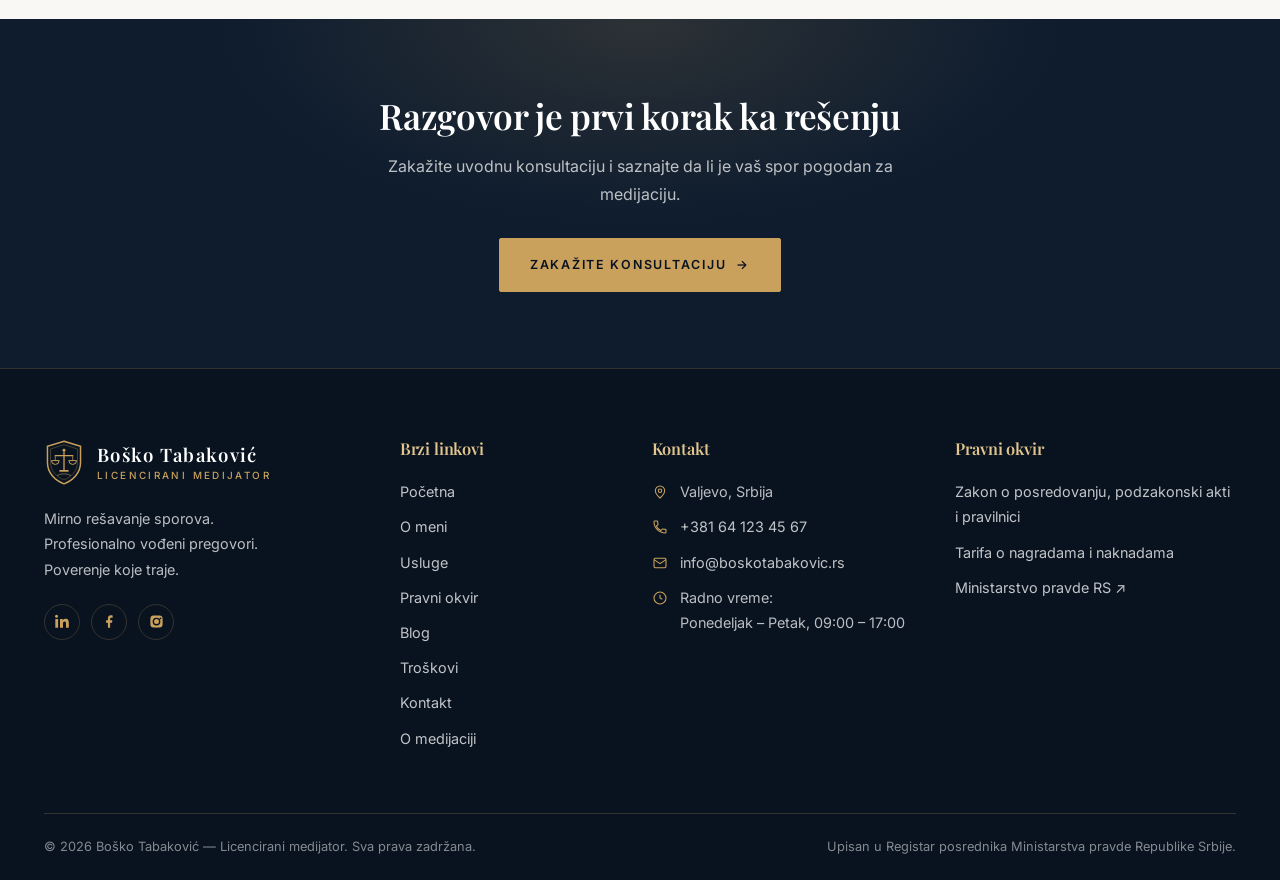
<file: ostali-sporovi.html>
<!DOCTYPE html>
<html lang="sr">
<head>
<meta charset="UTF-8">
<meta name="viewport" content="width=device-width,initial-scale=1">
<title>Ostali sporovi — nasledni, imovinskopravni i susedski</title>
<meta name="description" content="Medijacija u naslednim, imovinskopravnim, susedskim sporovima, sporovima iz osiguranja i drugim slučajevima podobnim za mirno rešavanje.">
<meta property="og:title" content="Ostali sporovi — nasledni, imovinskopravni i susedski">
<meta property="og:description" content="Medijacija u naslednim, imovinskopravnim, susedskim sporovima, sporovima iz osiguranja i drugim slučajevima podobnim za mirno rešavanje.">
<meta property="og:type" content="website">
<link rel="preconnect" href="https://fonts.googleapis.com">
<link rel="preconnect" href="https://fonts.gstatic.com" crossorigin>
<link href="https://fonts.googleapis.com/css2?family=Playfair+Display:ital,wght@0,500;0,600;0,700;1,500;1,600&family=Inter:wght@400;500;600;700&display=swap" rel="stylesheet">
<link rel="stylesheet" href="style.css?v=4">
</head>
<body>
<a class="skip" href="#main">Preskoči na sadržaj</a>
<header class="site-header">
  <div class="wrap">
    <a class="brand" href="index.html">
      <svg viewBox="0 0 44 54" aria-hidden="true">
<path d="M22 2.5 41 8.5V27c0 12-8.5 20.5-19 24.5C11.5 47.5 3 39 3 27V8.5Z" fill="none" stroke="#c9a15c" stroke-width="1.7"/>
<path d="M22 6.5 37.5 11.5V27c0 9.5-7 16.5-15.5 20C13.5 43.5 6.5 36.5 6.5 27V11.5Z" fill="none" stroke="#c9a15c" stroke-width=".7" opacity=".5"/>
<circle cx="22" cy="13" r="1.7" fill="#c9a15c"/>
<line x1="22" y1="14.5" x2="22" y2="36" stroke="#c9a15c" stroke-width="1.5"/>
<line x1="12" y1="19" x2="32" y2="19" stroke="#c9a15c" stroke-width="1.5" stroke-linecap="round"/>
<line x1="12" y1="19" x2="12" y2="24.6" stroke="#c9a15c" stroke-width=".8"/>
<line x1="32" y1="19" x2="32" y2="24.6" stroke="#c9a15c" stroke-width=".8"/>
<path d="M7.6 24.8a4.4 4.4 0 0 0 8.8 0Z" fill="none" stroke="#c9a15c" stroke-width="1.1"/>
<path d="M27.6 24.8a4.4 4.4 0 0 0 8.8 0Z" fill="none" stroke="#c9a15c" stroke-width="1.1"/>
<rect x="16.5" y="35.5" width="11" height="2" rx="1" fill="#c9a15c"/>
<path d="M14 42q8-4 16 0" fill="none" stroke="#c9a15c" stroke-width=".9" opacity=".7"/>
</svg>
      <span class="brand-text">
        <span class="brand-name">Boško Tabaković</span>
        <span class="brand-role">Licencirani medijator</span>
      </span>
    </a>
    <button class="burger" id="burger" aria-label="Otvori meni" aria-expanded="false" aria-controls="nav">
      <span></span><span></span><span></span>
    </button>
    <nav class="nav" id="nav"><a href="index.html">Početna</a><a href="o-meni.html">O meni</a><a href="usluge.html" class="active">Usluge</a><a href="pravni-okvir.html">Pravni okvir</a><a href="blog.html">Blog</a><a href="troskovi.html">Troškovi</a><a href="kontakt.html">Kontakt</a></nav>
    <a class="btn btn-burgundy header-cta" href="kontakt.html">Zakažite konsultaciju</a>
  </div>
</header>

<div class="contact-rail">
  <a href="tel:+381641234567"><span class="ic ic-phone"><svg viewBox="0 0 24 24" width="19" height="19" fill="#c9a15c"><path d="M6.6 10.8a15.1 15.1 0 0 0 6.6 6.6l2.2-2.2a1 1 0 0 1 1-.2c1.1.4 2.3.6 3.6.6a1 1 0 0 1 1 1V20a1 1 0 0 1-1 1A17 17 0 0 1 3 4a1 1 0 0 1 1-1h3.5a1 1 0 0 1 1 1c0 1.2.2 2.4.6 3.6a1 1 0 0 1-.2 1Z"/></svg></span>Pozovite</a>
  <a href="viber://chat?number=%2B381641234567"><span class="ic ic-viber"><svg viewBox="0 0 24 24" width="19" height="19" fill="#fff"><path d="M12 2C7 2 3 5.4 3 9.6c0 2.3 1.2 4.3 3.1 5.7v3.4l2.9-1.7c1 .2 1.9.4 3 .4 5 0 9-3.4 9-7.8S17 2 12 2Zm0 1.6c4.1 0 7.4 2.7 7.4 6.2S16.1 16 12 16c-1 0-1.9-.1-2.8-.4l-.4-.1-1.6 1v-1.9l-.4-.3C5.2 13.2 4.3 11.5 4.3 9.8c0-3.5 3.5-6.2 7.7-6.2Z"/><path d="M8.6 7.1c.2-.1.5 0 .6.2l.7 1.2c.1.2.1.5-.1.7l-.4.4c.4.8 1 1.4 1.9 1.8l.4-.4c.2-.2.5-.2.7-.1l1.2.7c.2.1.3.4.2.6-.3.7-1 1.1-1.7 1-2-.3-3.9-2-4.4-4-.2-.7.2-1.5.9-2.1Z"/></svg></span>Viber</a>
  <a href="https://wa.me/381641234567"><span class="ic ic-wa"><svg viewBox="0 0 24 24" width="19" height="19" fill="#fff"><path d="M12 2a10 10 0 0 0-8.6 15L2 22l5.2-1.4A10 10 0 1 0 12 2Zm0 1.8a8.2 8.2 0 1 1-4.2 15.2l-.3-.2-3 .8.8-2.9-.2-.3A8.2 8.2 0 0 1 12 3.8Z"/><path d="M8.9 7.3c.2 0 .4 0 .5.4l.7 1.6c.1.2 0 .4-.1.5l-.5.6c-.1.1-.2.3 0 .5.5.9 1.5 1.8 2.5 2.2.2.1.4.1.5-.1l.5-.6c.1-.2.3-.2.5-.1l1.6.8c.2.1.3.3.2.5-.2.8-1 1.4-1.9 1.5-2.4-.2-4.8-2.5-5.3-4.9-.1-.9.4-1.8 1.2-2.2.1-.1.3-.1.6-.1Z"/></svg></span>WhatsApp</a>
</div>

<main id="main">
<section class="page-hero">
  <div class="wrap">
    <div class="crumbs"><a href="index.html">Početna</a> &nbsp;/&nbsp; Ostali sporovi</div>
    <h1>Ostali sporovi</h1>
    <p class="sub">Kada postoji mogućnost dogovora, postoji i mogućnost medijacije.</p>
  </div>
</section>

<section class="section bg-cream">
  <div class="wrap">
    <div class="prose" style="max-width:76ch;margin:0 auto">
      <p class="strong-lead">Ne može se svaki spor svrstati u porodične, radne, privredne ili potrošačke sporove. Mnoge životne i poslovne situacije stvaraju nesuglasice koje se mogu rešiti razgovorom, uz pomoć nepristrasnog i licenciranog medijatora.</p>
      <p>Medijacija predstavlja priliku da strane u poverljivom i dobrovoljnom postupku pronađu rešenje koje odgovara njihovim interesima, bez nepotrebnog produbljivanja sukoba i dugotrajnih sudskih postupaka.</p><p>Svaki slučaj se razmatra pojedinačno, uz procenu da li je konkretan spor pogodan za rešavanje putem medijacije, u skladu sa važećim propisima Republike Srbije.</p>
      <h2>Sporovi u kojima medijacija može biti odgovarajući način rešavanja</h2>
      <p>Pored porodičnih, radnih, privrednih, građanskih i potrošačkih sporova, medijacija može biti pogodna i za:</p>
      <ul><li>nasledne sporove,</li><li>imovinskopravne sporove,</li><li>sporove između suvlasnika,</li><li>komšijske sporove,</li><li>sporove u vezi sa zakupom nepokretnosti,</li><li>sporove u oblasti osiguranja,</li><li>sporove između udruženja, organizacija i njihovih članova,</li><li>sporove između fizičkih i pravnih lica koji su podobni za sporazumno rešavanje,</li><li>druge sporove za koje zakon dozvoljava medijaciju.</li></ul>
      <h2>Prednosti</h2>
      <ul class="tick-list"><li>Dobrovoljan i poverljiv postupak.</li><li>Brže rešavanje spora.</li><li>Niži troškovi u odnosu na sudski postupak.</li><li>Fleksibilan pristup prilagođen konkretnom slučaju.</li><li>Očuvanje međusobnih odnosa kada je to moguće.</li><li>Rešenje koje strane same kreiraju.</li></ul>
    </div>
  </div>
</section>

<section class="section-sm bg-cream2">
  <div class="wrap" style="max-width:1000px">
    <div class="case">
      <div class="case-tag">Studija slučaja</div>
      <h3>Nasledni spor između članova porodice</h3>
      <div class="case-grid">
        <div class="case-block"><h4>Situacija</h4><p>Nakon ostavinskog postupka, naslednici nisu mogli da postignu dogovor o načinu podele određene imovine. Različiti stavovi doveli su do prekida komunikacije i najave pokretanja sudskog postupka.</p></div>
        <div class="case-block"><h4>Postupak medijacije</h4><p>Tokom medijacije svi učesnici imali su priliku da iznesu svoje interese i predloge. Razgovor je vođen u neutralnom okruženju, sa ciljem pronalaženja održivog rešenja koje će biti prihvatljivo za sve strane.</p></div>
        <div class="case-block"><h4>Rezultat</h4><p>Postignut je sporazum kojim je uređena podela imovine i način realizacije dogovorenih obaveza. Time je izbegnut dugotrajan sudski postupak, a porodični odnosi nisu dodatno narušeni.</p></div>
      </div>
      <p class="case-note">Napomena: Studija slučaja je ilustrativnog karaktera i ne predstavlja stvarni predmet, u skladu sa načelom poverljivosti postupka medijacije.</p>
    </div>
  </div>
</section>

<section class="section bg-cream">
  <div class="wrap">
    <div style="max-width:820px;margin:0 auto">
      <div class="eyebrow">Pitanja i odgovori</div>
      <h2 class="title-md" style="margin-bottom:30px">Često postavljana pitanja</h2>
      <div class="faq"><details><summary>Kako da znam da li je moj spor pogodan za medijaciju?</summary><p>Nakon upoznavanja sa okolnostima konkretnog slučaja, medijator može proceniti da li postoje uslovi da se spor rešava putem medijacije.</p></details><details><summary>Da li medijacija može da se vodi ako je sudski postupak već pokrenut?</summary><p>Da. U određenim slučajevima medijacija se može sprovesti i nakon pokretanja sudskog postupka, u skladu sa zakonom i uz saglasnost stranaka.</p></details><details><summary>Da li su razgovori u medijaciji poverljivi?</summary><p>Da. Poverljivost je jedno od osnovnih načela medijacije i odnosi se na sve učesnike u postupku.</p></details></div>
      <div class="prose" style="margin-top:52px">
        <h2 style="margin-top:0">Svaki spor zaslužuje priliku za dogovor</h2>
        <p>Iza svakog spora nalaze se ljudi, njihovi interesi i potreba da pronađu rešenje. Kada postoji spremnost na razgovor, medijacija može biti put ka sporazumu koji štedi vreme, troškove i čuva međusobno poverenje.</p><p>Ako niste sigurni da li je vaš spor pogodan za medijaciju, obratite se za konsultaciju. Nakon sagledavanja okolnosti konkretnog slučaja, možete dobiti informacije o mogućnostima mirnog rešavanja spora i narednim koracima postupka.</p>
      </div>
    </div>
  </div>
</section>
<section class="cta-band">
  <div class="wrap">
    <h2>Razgovor je prvi korak ka rešenju</h2>
    <p>Zakažite uvodnu konsultaciju i saznajte da li je vaš spor pogodan za medijaciju.</p>
    <a class="btn btn-gold" href="kontakt.html">Zakažite konsultaciju <span class="arr">&rarr;</span></a>
  </div>
</section>
</main>

<footer class="site-footer">
  <div class="wrap">
    <div class="foot-grid">
      <div>
        <div class="foot-brand">
          <svg viewBox="0 0 44 54" aria-hidden="true">
<path d="M22 2.5 41 8.5V27c0 12-8.5 20.5-19 24.5C11.5 47.5 3 39 3 27V8.5Z" fill="none" stroke="#c9a15c" stroke-width="1.7"/>
<path d="M22 6.5 37.5 11.5V27c0 9.5-7 16.5-15.5 20C13.5 43.5 6.5 36.5 6.5 27V11.5Z" fill="none" stroke="#c9a15c" stroke-width=".7" opacity=".5"/>
<circle cx="22" cy="13" r="1.7" fill="#c9a15c"/>
<line x1="22" y1="14.5" x2="22" y2="36" stroke="#c9a15c" stroke-width="1.5"/>
<line x1="12" y1="19" x2="32" y2="19" stroke="#c9a15c" stroke-width="1.5" stroke-linecap="round"/>
<line x1="12" y1="19" x2="12" y2="24.6" stroke="#c9a15c" stroke-width=".8"/>
<line x1="32" y1="19" x2="32" y2="24.6" stroke="#c9a15c" stroke-width=".8"/>
<path d="M7.6 24.8a4.4 4.4 0 0 0 8.8 0Z" fill="none" stroke="#c9a15c" stroke-width="1.1"/>
<path d="M27.6 24.8a4.4 4.4 0 0 0 8.8 0Z" fill="none" stroke="#c9a15c" stroke-width="1.1"/>
<rect x="16.5" y="35.5" width="11" height="2" rx="1" fill="#c9a15c"/>
<path d="M14 42q8-4 16 0" fill="none" stroke="#c9a15c" stroke-width=".9" opacity=".7"/>
</svg>
          <span class="brand-text">
            <span class="brand-name">Boško Tabaković</span>
            <span class="brand-role">Licencirani medijator</span>
          </span>
        </div>
        <p>Mirno rešavanje sporova.<br>Profesionalno vođeni pregovori.<br>Poverenje koje traje.</p>
        <div class="socials">
          <a href="#" aria-label="LinkedIn"><svg viewBox="0 0 24 24"><path d="M4.98 3.5a2.49 2.49 0 1 1-4.98 0 2.49 2.49 0 0 1 4.98 0ZM.5 8H5v14H.5Zm7.5 0h4.3v1.9h.1c.6-1.1 2.1-2.3 4.3-2.3 4.6 0 5.4 3 5.4 6.9V22h-4.5v-6.6c0-1.6 0-3.6-2.2-3.6s-2.6 1.7-2.6 3.5V22H8Z"/></svg></a>
          <a href="#" aria-label="Facebook"><svg viewBox="0 0 24 24"><path d="M13 22v-8h3l.5-4H13V7.5c0-1 .3-1.5 1.6-1.5H17V2.2c-.6-.1-1.7-.2-2.9-.2C11.4 2 9.5 3.7 9.5 6.9V10h-3v4h3v8Z"/></svg></a>
          <a href="#" aria-label="Instagram"><svg viewBox="0 0 24 24"><path d="M12 2.2c3.2 0 3.6 0 4.8.1 3.3.1 4.8 1.7 4.9 4.9.1 1.3.1 1.6.1 4.8s0 3.6-.1 4.8c-.1 3.2-1.7 4.8-4.9 4.9-1.3.1-1.6.1-4.8.1s-3.6 0-4.8-.1c-3.3-.1-4.8-1.7-4.9-4.9-.1-1.2-.1-1.6-.1-4.8s0-3.6.1-4.8C2.4 4 4 2.4 7.2 2.3 8.4 2.2 8.8 2.2 12 2.2Zm0 3.6a6.2 6.2 0 1 0 0 12.4 6.2 6.2 0 0 0 0-12.4Zm0 10.2a4 4 0 1 1 0-8 4 4 0 0 1 0 8Zm6.4-10.4a1.44 1.44 0 1 0 0 2.9 1.44 1.44 0 0 0 0-2.9Z"/></svg></a>
        </div>
      </div>
      <div>
        <h4>Brzi linkovi</h4>
        <ul><li><a href="index.html">Početna</a></li><li><a href="o-meni.html">O meni</a></li><li><a href="usluge.html">Usluge</a></li><li><a href="pravni-okvir.html">Pravni okvir</a></li><li><a href="blog.html">Blog</a></li><li><a href="troskovi.html">Troškovi</a></li><li><a href="kontakt.html">Kontakt</a></li><li><a href="o-medijaciji.html">O medijaciji</a></li></ul>
      </div>
      <div>
        <h4>Kontakt</h4>
        <ul class="foot-contact">
          <li><svg viewBox="0 0 24 24"><path d="M12 21s7-6.3 7-11a7 7 0 1 0-14 0c0 4.7 7 11 7 11Z"/><circle cx="12" cy="10" r="2.6"/></svg><span>Valjevo, Srbija</span></li>
          <li><svg viewBox="0 0 24 24"><path d="M6.6 10.8a15.1 15.1 0 0 0 6.6 6.6l2.2-2.2a1 1 0 0 1 1-.2c1.1.4 2.3.6 3.6.6a1 1 0 0 1 1 1V20a1 1 0 0 1-1 1A17 17 0 0 1 3 4a1 1 0 0 1 1-1h3.5a1 1 0 0 1 1 1c0 1.2.2 2.4.6 3.6a1 1 0 0 1-.2 1Z"/></svg><a href="tel:+381641234567">+381 64 123 45 67</a></li>
          <li><svg viewBox="0 0 24 24"><rect x="3" y="5" width="18" height="14" rx="2"/><path d="m3 7 9 6 9-6"/></svg><a href="mailto:info@boskotabakovic.rs">info@boskotabakovic.rs</a></li>
          <li><svg viewBox="0 0 24 24"><circle cx="12" cy="12" r="9"/><path d="M12 7v5l3.5 2"/></svg><span>Radno vreme:<br>Ponedeljak – Petak, 09:00 – 17:00</span></li>
        </ul>
      </div>
      <div>
        <h4>Pravni okvir</h4>
        <ul>
          <li><a href="pravni-okvir.html">Zakon o posredovanju, podzakonski akti i pravilnici</a></li>
          <li><a href="troskovi.html">Tarifa o nagradama i naknadama</a></li>
          <li><a href="https://mpravde.gov.rs" target="_blank" rel="noopener">Ministarstvo pravde RS &#8599;</a></li>
        </ul>
      </div>
    </div>
    <div class="foot-legal">
      <span>&copy; <span id="god">2026</span> Boško Tabaković — Licencirani medijator. Sva prava zadržana.</span>
      <span>Upisan u Registar posrednika Ministarstva pravde Republike Srbije.</span>
    </div>
  </div>
</footer>
<script src="main.js?v=4"></script>
</body>
</html>
</file>
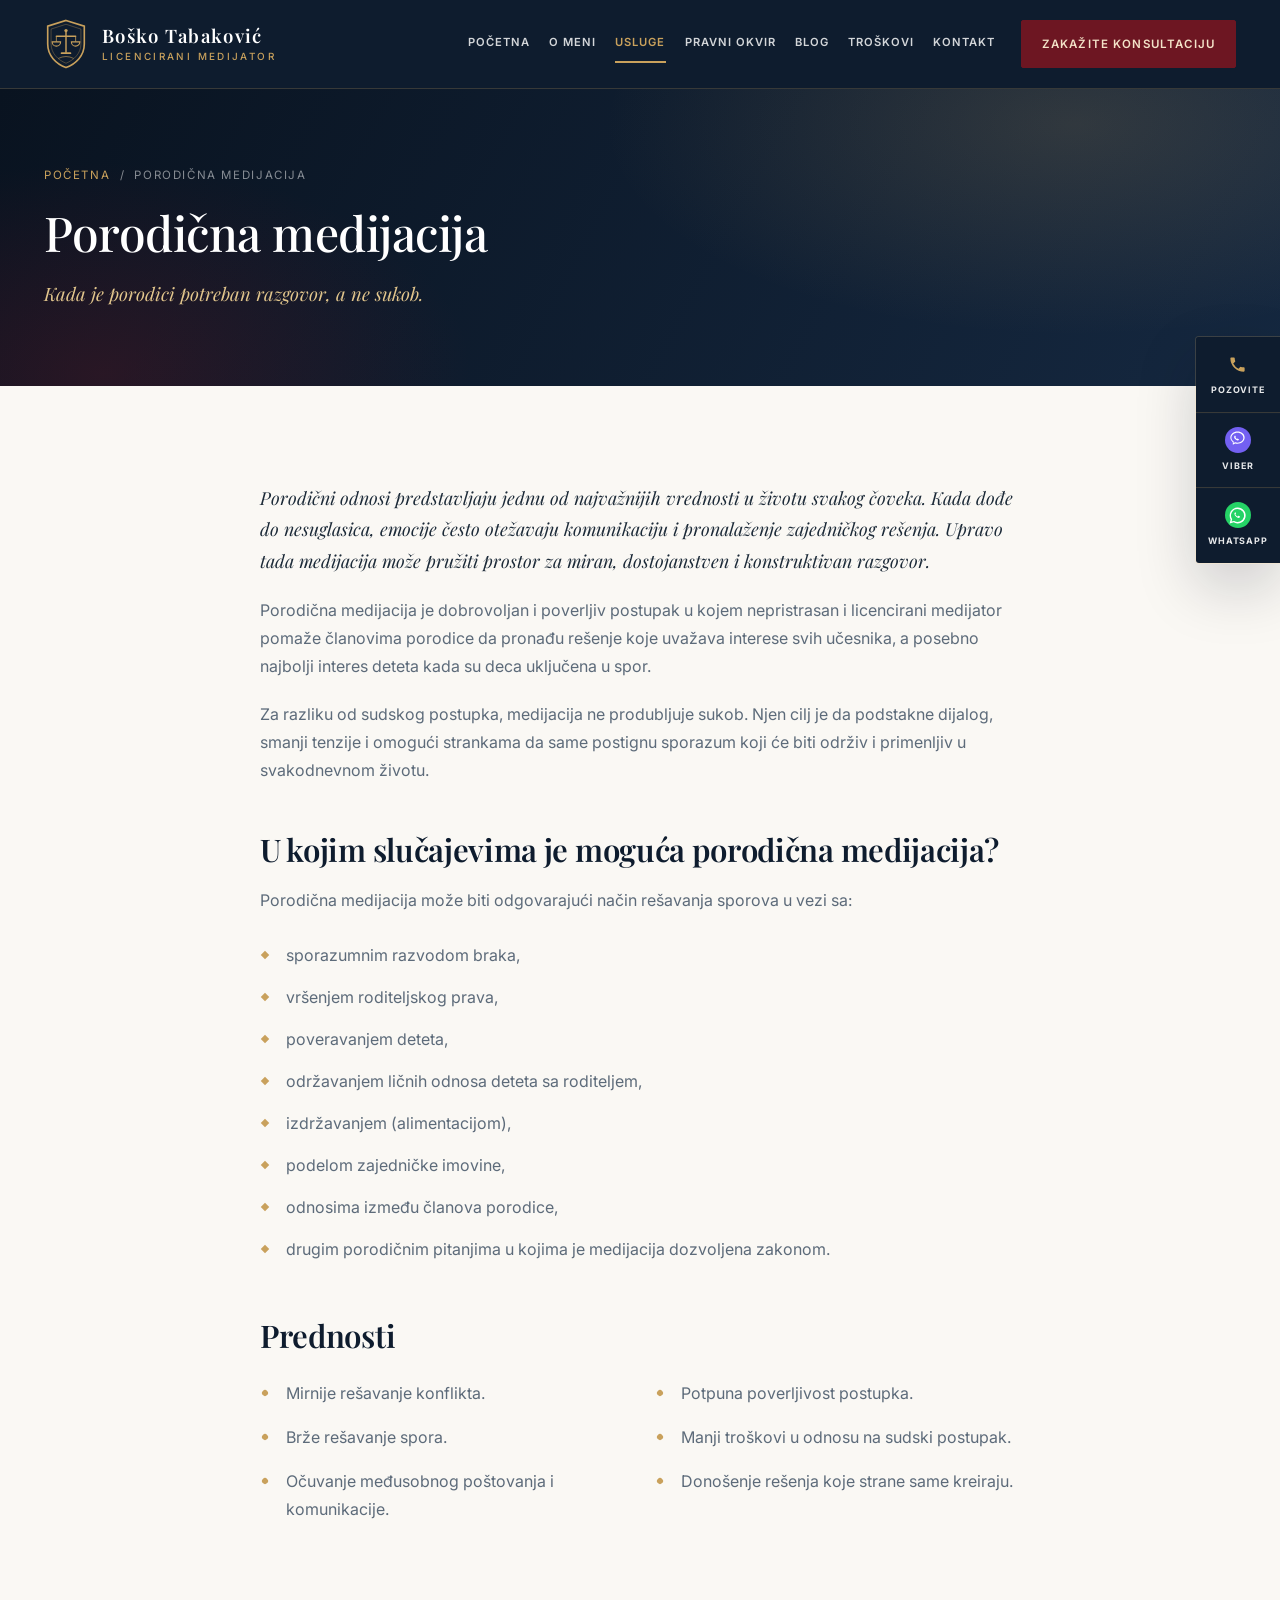
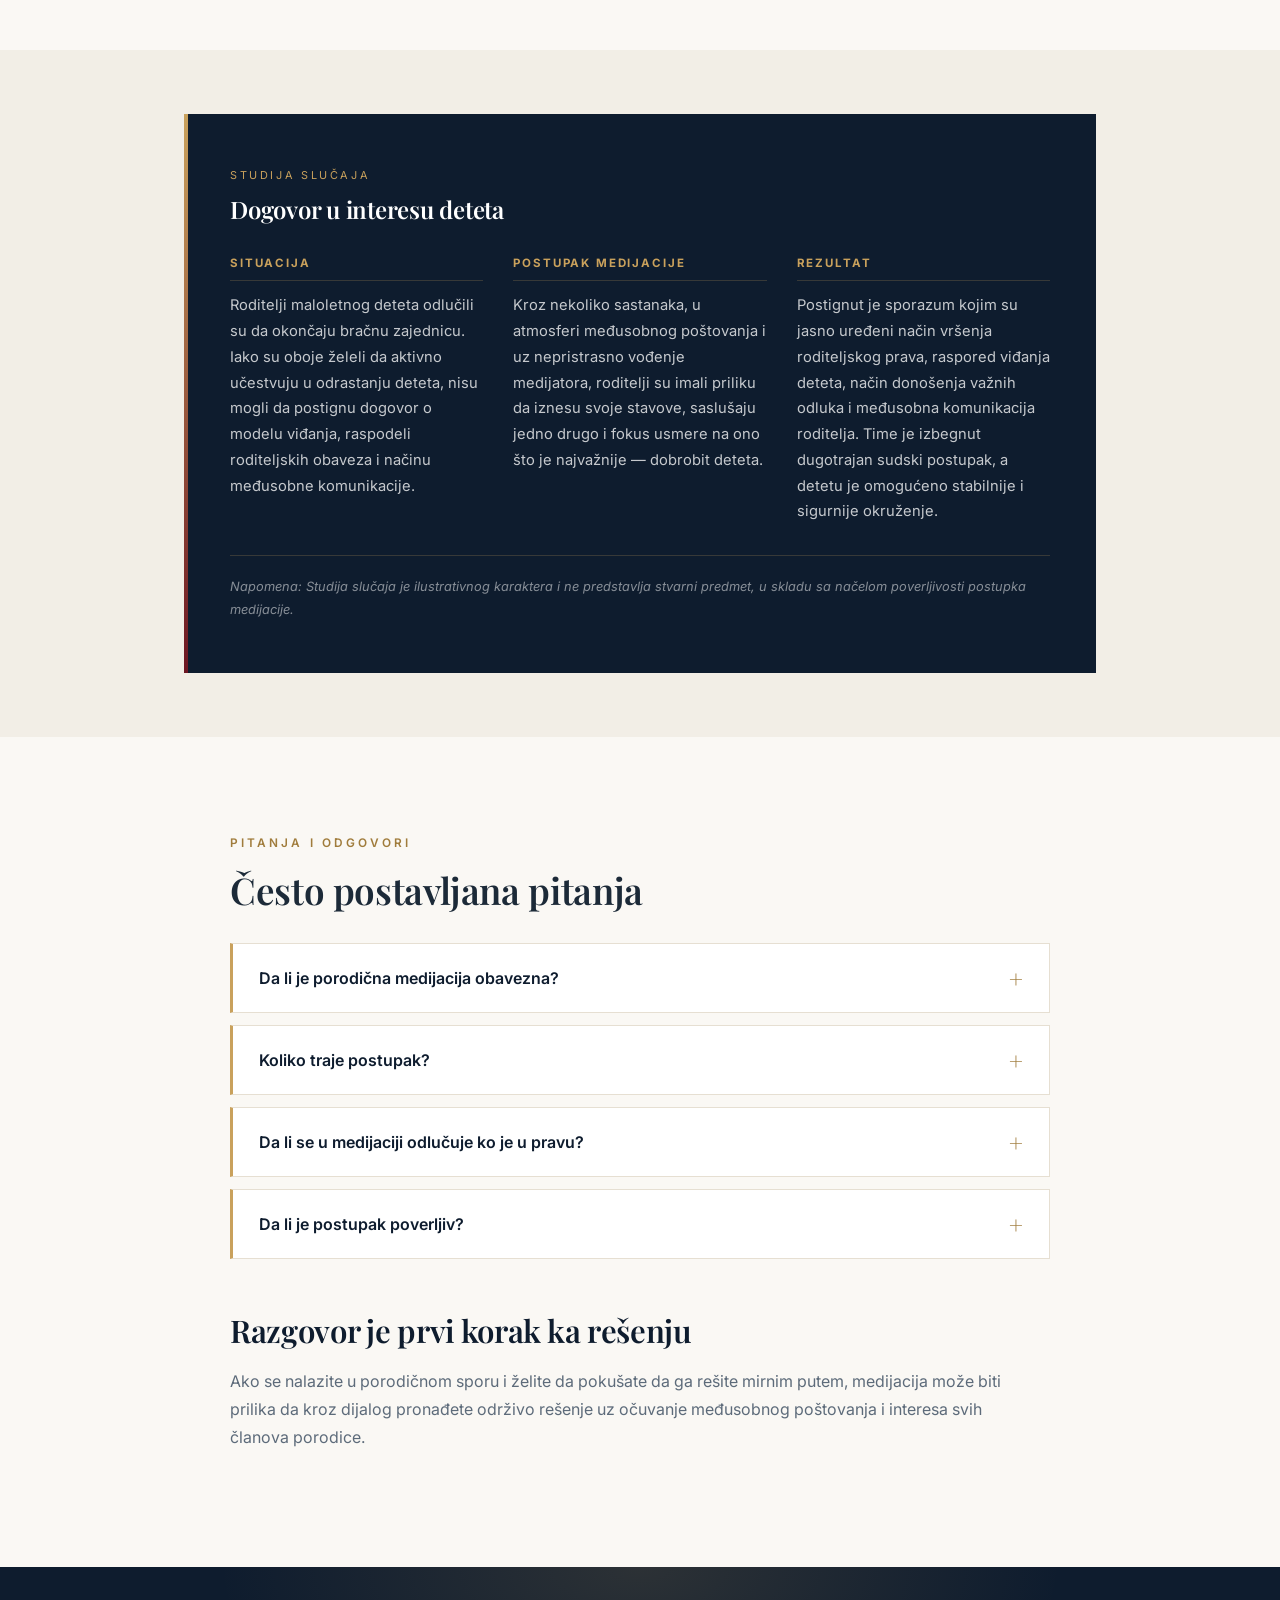
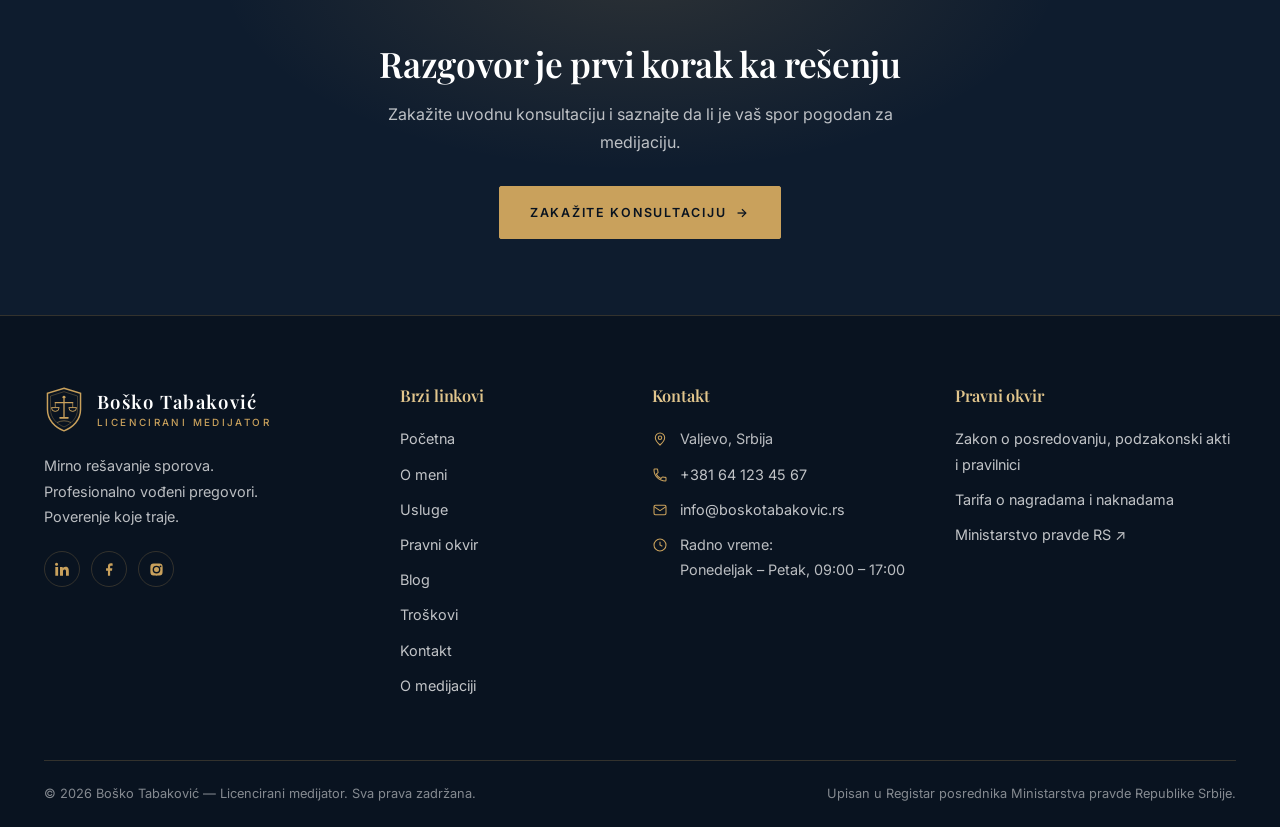
<file: porodicna-medijacija.html>
<!DOCTYPE html>
<html lang="sr">
<head>
<meta charset="UTF-8">
<meta name="viewport" content="width=device-width,initial-scale=1">
<title>Porodična medijacija — razvod, deca, podela imovine</title>
<meta name="description" content="Porodična medijacija u Valjevu: sporazumni razvod, vršenje roditeljskog prava, izdržavanje i podela zajedničke imovine, uz poverljivost i najbolji interes deteta.">
<meta property="og:title" content="Porodična medijacija — razvod, deca, podela imovine">
<meta property="og:description" content="Porodična medijacija u Valjevu: sporazumni razvod, vršenje roditeljskog prava, izdržavanje i podela zajedničke imovine, uz poverljivost i najbolji interes deteta.">
<meta property="og:type" content="website">
<link rel="preconnect" href="https://fonts.googleapis.com">
<link rel="preconnect" href="https://fonts.gstatic.com" crossorigin>
<link href="https://fonts.googleapis.com/css2?family=Playfair+Display:ital,wght@0,500;0,600;0,700;1,500;1,600&family=Inter:wght@400;500;600;700&display=swap" rel="stylesheet">
<link rel="stylesheet" href="style.css?v=4">
</head>
<body>
<a class="skip" href="#main">Preskoči na sadržaj</a>
<header class="site-header">
  <div class="wrap">
    <a class="brand" href="index.html">
      <svg viewBox="0 0 44 54" aria-hidden="true">
<path d="M22 2.5 41 8.5V27c0 12-8.5 20.5-19 24.5C11.5 47.5 3 39 3 27V8.5Z" fill="none" stroke="#c9a15c" stroke-width="1.7"/>
<path d="M22 6.5 37.5 11.5V27c0 9.5-7 16.5-15.5 20C13.5 43.5 6.5 36.5 6.5 27V11.5Z" fill="none" stroke="#c9a15c" stroke-width=".7" opacity=".5"/>
<circle cx="22" cy="13" r="1.7" fill="#c9a15c"/>
<line x1="22" y1="14.5" x2="22" y2="36" stroke="#c9a15c" stroke-width="1.5"/>
<line x1="12" y1="19" x2="32" y2="19" stroke="#c9a15c" stroke-width="1.5" stroke-linecap="round"/>
<line x1="12" y1="19" x2="12" y2="24.6" stroke="#c9a15c" stroke-width=".8"/>
<line x1="32" y1="19" x2="32" y2="24.6" stroke="#c9a15c" stroke-width=".8"/>
<path d="M7.6 24.8a4.4 4.4 0 0 0 8.8 0Z" fill="none" stroke="#c9a15c" stroke-width="1.1"/>
<path d="M27.6 24.8a4.4 4.4 0 0 0 8.8 0Z" fill="none" stroke="#c9a15c" stroke-width="1.1"/>
<rect x="16.5" y="35.5" width="11" height="2" rx="1" fill="#c9a15c"/>
<path d="M14 42q8-4 16 0" fill="none" stroke="#c9a15c" stroke-width=".9" opacity=".7"/>
</svg>
      <span class="brand-text">
        <span class="brand-name">Boško Tabaković</span>
        <span class="brand-role">Licencirani medijator</span>
      </span>
    </a>
    <button class="burger" id="burger" aria-label="Otvori meni" aria-expanded="false" aria-controls="nav">
      <span></span><span></span><span></span>
    </button>
    <nav class="nav" id="nav"><a href="index.html">Početna</a><a href="o-meni.html">O meni</a><a href="usluge.html" class="active">Usluge</a><a href="pravni-okvir.html">Pravni okvir</a><a href="blog.html">Blog</a><a href="troskovi.html">Troškovi</a><a href="kontakt.html">Kontakt</a></nav>
    <a class="btn btn-burgundy header-cta" href="kontakt.html">Zakažite konsultaciju</a>
  </div>
</header>

<div class="contact-rail">
  <a href="tel:+381641234567"><span class="ic ic-phone"><svg viewBox="0 0 24 24" width="19" height="19" fill="#c9a15c"><path d="M6.6 10.8a15.1 15.1 0 0 0 6.6 6.6l2.2-2.2a1 1 0 0 1 1-.2c1.1.4 2.3.6 3.6.6a1 1 0 0 1 1 1V20a1 1 0 0 1-1 1A17 17 0 0 1 3 4a1 1 0 0 1 1-1h3.5a1 1 0 0 1 1 1c0 1.2.2 2.4.6 3.6a1 1 0 0 1-.2 1Z"/></svg></span>Pozovite</a>
  <a href="viber://chat?number=%2B381641234567"><span class="ic ic-viber"><svg viewBox="0 0 24 24" width="19" height="19" fill="#fff"><path d="M12 2C7 2 3 5.4 3 9.6c0 2.3 1.2 4.3 3.1 5.7v3.4l2.9-1.7c1 .2 1.9.4 3 .4 5 0 9-3.4 9-7.8S17 2 12 2Zm0 1.6c4.1 0 7.4 2.7 7.4 6.2S16.1 16 12 16c-1 0-1.9-.1-2.8-.4l-.4-.1-1.6 1v-1.9l-.4-.3C5.2 13.2 4.3 11.5 4.3 9.8c0-3.5 3.5-6.2 7.7-6.2Z"/><path d="M8.6 7.1c.2-.1.5 0 .6.2l.7 1.2c.1.2.1.5-.1.7l-.4.4c.4.8 1 1.4 1.9 1.8l.4-.4c.2-.2.5-.2.7-.1l1.2.7c.2.1.3.4.2.6-.3.7-1 1.1-1.7 1-2-.3-3.9-2-4.4-4-.2-.7.2-1.5.9-2.1Z"/></svg></span>Viber</a>
  <a href="https://wa.me/381641234567"><span class="ic ic-wa"><svg viewBox="0 0 24 24" width="19" height="19" fill="#fff"><path d="M12 2a10 10 0 0 0-8.6 15L2 22l5.2-1.4A10 10 0 1 0 12 2Zm0 1.8a8.2 8.2 0 1 1-4.2 15.2l-.3-.2-3 .8.8-2.9-.2-.3A8.2 8.2 0 0 1 12 3.8Z"/><path d="M8.9 7.3c.2 0 .4 0 .5.4l.7 1.6c.1.2 0 .4-.1.5l-.5.6c-.1.1-.2.3 0 .5.5.9 1.5 1.8 2.5 2.2.2.1.4.1.5-.1l.5-.6c.1-.2.3-.2.5-.1l1.6.8c.2.1.3.3.2.5-.2.8-1 1.4-1.9 1.5-2.4-.2-4.8-2.5-5.3-4.9-.1-.9.4-1.8 1.2-2.2.1-.1.3-.1.6-.1Z"/></svg></span>WhatsApp</a>
</div>

<main id="main">
<section class="page-hero">
  <div class="wrap">
    <div class="crumbs"><a href="index.html">Početna</a> &nbsp;/&nbsp; Porodična medijacija</div>
    <h1>Porodična medijacija</h1>
    <p class="sub">Kada je porodici potreban razgovor, a ne sukob.</p>
  </div>
</section>

<section class="section bg-cream">
  <div class="wrap">
    <div class="prose" style="max-width:76ch;margin:0 auto">
      <p class="strong-lead">Porodični odnosi predstavljaju jednu od najvažnijih vrednosti u životu svakog čoveka. Kada dođe do nesuglasica, emocije često otežavaju komunikaciju i pronalaženje zajedničkog rešenja. Upravo tada medijacija može pružiti prostor za miran, dostojanstven i konstruktivan razgovor.</p>
      <p>Porodična medijacija je dobrovoljan i poverljiv postupak u kojem nepristrasan i licencirani medijator pomaže članovima porodice da pronađu rešenje koje uvažava interese svih učesnika, a posebno najbolji interes deteta kada su deca uključena u spor.</p><p>Za razliku od sudskog postupka, medijacija ne produbljuje sukob. Njen cilj je da podstakne dijalog, smanji tenzije i omogući strankama da same postignu sporazum koji će biti održiv i primenljiv u svakodnevnom životu.</p>
      <h2>U kojim slučajevima je moguća porodična medijacija?</h2>
      <p>Porodična medijacija može biti odgovarajući način rešavanja sporova u vezi sa:</p>
      <ul><li>sporazumnim razvodom braka,</li><li>vršenjem roditeljskog prava,</li><li>poveravanjem deteta,</li><li>održavanjem ličnih odnosa deteta sa roditeljem,</li><li>izdržavanjem (alimentacijom),</li><li>podelom zajedničke imovine,</li><li>odnosima između članova porodice,</li><li>drugim porodičnim pitanjima u kojima je medijacija dozvoljena zakonom.</li></ul>
      <h2>Prednosti</h2>
      <ul class="tick-list"><li>Mirnije rešavanje konflikta.</li><li>Potpuna poverljivost postupka.</li><li>Brže rešavanje spora.</li><li>Manji troškovi u odnosu na sudski postupak.</li><li>Očuvanje međusobnog poštovanja i komunikacije.</li><li>Donošenje rešenja koje strane same kreiraju.</li></ul>
    </div>
  </div>
</section>

<section class="section-sm bg-cream2">
  <div class="wrap" style="max-width:1000px">
    <div class="case">
      <div class="case-tag">Studija slučaja</div>
      <h3>Dogovor u interesu deteta</h3>
      <div class="case-grid">
        <div class="case-block"><h4>Situacija</h4><p>Roditelji maloletnog deteta odlučili su da okončaju bračnu zajednicu. Iako su oboje želeli da aktivno učestvuju u odrastanju deteta, nisu mogli da postignu dogovor o modelu viđanja, raspodeli roditeljskih obaveza i načinu međusobne komunikacije.</p></div>
        <div class="case-block"><h4>Postupak medijacije</h4><p>Kroz nekoliko sastanaka, u atmosferi međusobnog poštovanja i uz nepristrasno vođenje medijatora, roditelji su imali priliku da iznesu svoje stavove, saslušaju jedno drugo i fokus usmere na ono što je najvažnije — dobrobit deteta.</p></div>
        <div class="case-block"><h4>Rezultat</h4><p>Postignut je sporazum kojim su jasno uređeni način vršenja roditeljskog prava, raspored viđanja deteta, način donošenja važnih odluka i međusobna komunikacija roditelja. Time je izbegnut dugotrajan sudski postupak, a detetu je omogućeno stabilnije i sigurnije okruženje.</p></div>
      </div>
      <p class="case-note">Napomena: Studija slučaja je ilustrativnog karaktera i ne predstavlja stvarni predmet, u skladu sa načelom poverljivosti postupka medijacije.</p>
    </div>
  </div>
</section>

<section class="section bg-cream">
  <div class="wrap">
    <div style="max-width:820px;margin:0 auto">
      <div class="eyebrow">Pitanja i odgovori</div>
      <h2 class="title-md" style="margin-bottom:30px">Često postavljana pitanja</h2>
      <div class="faq"><details><summary>Da li je porodična medijacija obavezna?</summary><p>Ne. Medijacija se sprovodi uz saglasnost učesnika, osim kada zakon propisuje drugačije.</p></details><details><summary>Koliko traje postupak?</summary><p>Najčešće od jednog do nekoliko sastanaka, u zavisnosti od složenosti spora.</p></details><details><summary>Da li se u medijaciji odlučuje ko je u pravu?</summary><p>Ne. Cilj medijacije nije utvrđivanje pobednika i gubitnika, već pronalaženje rešenja koje odgovara svim učesnicima.</p></details><details><summary>Da li je postupak poverljiv?</summary><p>Da. Sve informacije iznete tokom medijacije smatraju se poverljivim, u skladu sa zakonom.</p></details></div>
      <div class="prose" style="margin-top:52px">
        <h2 style="margin-top:0">Razgovor je prvi korak ka rešenju</h2>
        <p>Ako se nalazite u porodičnom sporu i želite da pokušate da ga rešite mirnim putem, medijacija može biti prilika da kroz dijalog pronađete održivo rešenje uz očuvanje međusobnog poštovanja i interesa svih članova porodice.</p>
      </div>
    </div>
  </div>
</section>
<section class="cta-band">
  <div class="wrap">
    <h2>Razgovor je prvi korak ka rešenju</h2>
    <p>Zakažite uvodnu konsultaciju i saznajte da li je vaš spor pogodan za medijaciju.</p>
    <a class="btn btn-gold" href="kontakt.html">Zakažite konsultaciju <span class="arr">&rarr;</span></a>
  </div>
</section>
</main>

<footer class="site-footer">
  <div class="wrap">
    <div class="foot-grid">
      <div>
        <div class="foot-brand">
          <svg viewBox="0 0 44 54" aria-hidden="true">
<path d="M22 2.5 41 8.5V27c0 12-8.5 20.5-19 24.5C11.5 47.5 3 39 3 27V8.5Z" fill="none" stroke="#c9a15c" stroke-width="1.7"/>
<path d="M22 6.5 37.5 11.5V27c0 9.5-7 16.5-15.5 20C13.5 43.5 6.5 36.5 6.5 27V11.5Z" fill="none" stroke="#c9a15c" stroke-width=".7" opacity=".5"/>
<circle cx="22" cy="13" r="1.7" fill="#c9a15c"/>
<line x1="22" y1="14.5" x2="22" y2="36" stroke="#c9a15c" stroke-width="1.5"/>
<line x1="12" y1="19" x2="32" y2="19" stroke="#c9a15c" stroke-width="1.5" stroke-linecap="round"/>
<line x1="12" y1="19" x2="12" y2="24.6" stroke="#c9a15c" stroke-width=".8"/>
<line x1="32" y1="19" x2="32" y2="24.6" stroke="#c9a15c" stroke-width=".8"/>
<path d="M7.6 24.8a4.4 4.4 0 0 0 8.8 0Z" fill="none" stroke="#c9a15c" stroke-width="1.1"/>
<path d="M27.6 24.8a4.4 4.4 0 0 0 8.8 0Z" fill="none" stroke="#c9a15c" stroke-width="1.1"/>
<rect x="16.5" y="35.5" width="11" height="2" rx="1" fill="#c9a15c"/>
<path d="M14 42q8-4 16 0" fill="none" stroke="#c9a15c" stroke-width=".9" opacity=".7"/>
</svg>
          <span class="brand-text">
            <span class="brand-name">Boško Tabaković</span>
            <span class="brand-role">Licencirani medijator</span>
          </span>
        </div>
        <p>Mirno rešavanje sporova.<br>Profesionalno vođeni pregovori.<br>Poverenje koje traje.</p>
        <div class="socials">
          <a href="#" aria-label="LinkedIn"><svg viewBox="0 0 24 24"><path d="M4.98 3.5a2.49 2.49 0 1 1-4.98 0 2.49 2.49 0 0 1 4.98 0ZM.5 8H5v14H.5Zm7.5 0h4.3v1.9h.1c.6-1.1 2.1-2.3 4.3-2.3 4.6 0 5.4 3 5.4 6.9V22h-4.5v-6.6c0-1.6 0-3.6-2.2-3.6s-2.6 1.7-2.6 3.5V22H8Z"/></svg></a>
          <a href="#" aria-label="Facebook"><svg viewBox="0 0 24 24"><path d="M13 22v-8h3l.5-4H13V7.5c0-1 .3-1.5 1.6-1.5H17V2.2c-.6-.1-1.7-.2-2.9-.2C11.4 2 9.5 3.7 9.5 6.9V10h-3v4h3v8Z"/></svg></a>
          <a href="#" aria-label="Instagram"><svg viewBox="0 0 24 24"><path d="M12 2.2c3.2 0 3.6 0 4.8.1 3.3.1 4.8 1.7 4.9 4.9.1 1.3.1 1.6.1 4.8s0 3.6-.1 4.8c-.1 3.2-1.7 4.8-4.9 4.9-1.3.1-1.6.1-4.8.1s-3.6 0-4.8-.1c-3.3-.1-4.8-1.7-4.9-4.9-.1-1.2-.1-1.6-.1-4.8s0-3.6.1-4.8C2.4 4 4 2.4 7.2 2.3 8.4 2.2 8.8 2.2 12 2.2Zm0 3.6a6.2 6.2 0 1 0 0 12.4 6.2 6.2 0 0 0 0-12.4Zm0 10.2a4 4 0 1 1 0-8 4 4 0 0 1 0 8Zm6.4-10.4a1.44 1.44 0 1 0 0 2.9 1.44 1.44 0 0 0 0-2.9Z"/></svg></a>
        </div>
      </div>
      <div>
        <h4>Brzi linkovi</h4>
        <ul><li><a href="index.html">Početna</a></li><li><a href="o-meni.html">O meni</a></li><li><a href="usluge.html">Usluge</a></li><li><a href="pravni-okvir.html">Pravni okvir</a></li><li><a href="blog.html">Blog</a></li><li><a href="troskovi.html">Troškovi</a></li><li><a href="kontakt.html">Kontakt</a></li><li><a href="o-medijaciji.html">O medijaciji</a></li></ul>
      </div>
      <div>
        <h4>Kontakt</h4>
        <ul class="foot-contact">
          <li><svg viewBox="0 0 24 24"><path d="M12 21s7-6.3 7-11a7 7 0 1 0-14 0c0 4.7 7 11 7 11Z"/><circle cx="12" cy="10" r="2.6"/></svg><span>Valjevo, Srbija</span></li>
          <li><svg viewBox="0 0 24 24"><path d="M6.6 10.8a15.1 15.1 0 0 0 6.6 6.6l2.2-2.2a1 1 0 0 1 1-.2c1.1.4 2.3.6 3.6.6a1 1 0 0 1 1 1V20a1 1 0 0 1-1 1A17 17 0 0 1 3 4a1 1 0 0 1 1-1h3.5a1 1 0 0 1 1 1c0 1.2.2 2.4.6 3.6a1 1 0 0 1-.2 1Z"/></svg><a href="tel:+381641234567">+381 64 123 45 67</a></li>
          <li><svg viewBox="0 0 24 24"><rect x="3" y="5" width="18" height="14" rx="2"/><path d="m3 7 9 6 9-6"/></svg><a href="mailto:info@boskotabakovic.rs">info@boskotabakovic.rs</a></li>
          <li><svg viewBox="0 0 24 24"><circle cx="12" cy="12" r="9"/><path d="M12 7v5l3.5 2"/></svg><span>Radno vreme:<br>Ponedeljak – Petak, 09:00 – 17:00</span></li>
        </ul>
      </div>
      <div>
        <h4>Pravni okvir</h4>
        <ul>
          <li><a href="pravni-okvir.html">Zakon o posredovanju, podzakonski akti i pravilnici</a></li>
          <li><a href="troskovi.html">Tarifa o nagradama i naknadama</a></li>
          <li><a href="https://mpravde.gov.rs" target="_blank" rel="noopener">Ministarstvo pravde RS &#8599;</a></li>
        </ul>
      </div>
    </div>
    <div class="foot-legal">
      <span>&copy; <span id="god">2026</span> Boško Tabaković — Licencirani medijator. Sva prava zadržana.</span>
      <span>Upisan u Registar posrednika Ministarstva pravde Republike Srbije.</span>
    </div>
  </div>
</footer>
<script src="main.js?v=4"></script>
</body>
</html>
</file>
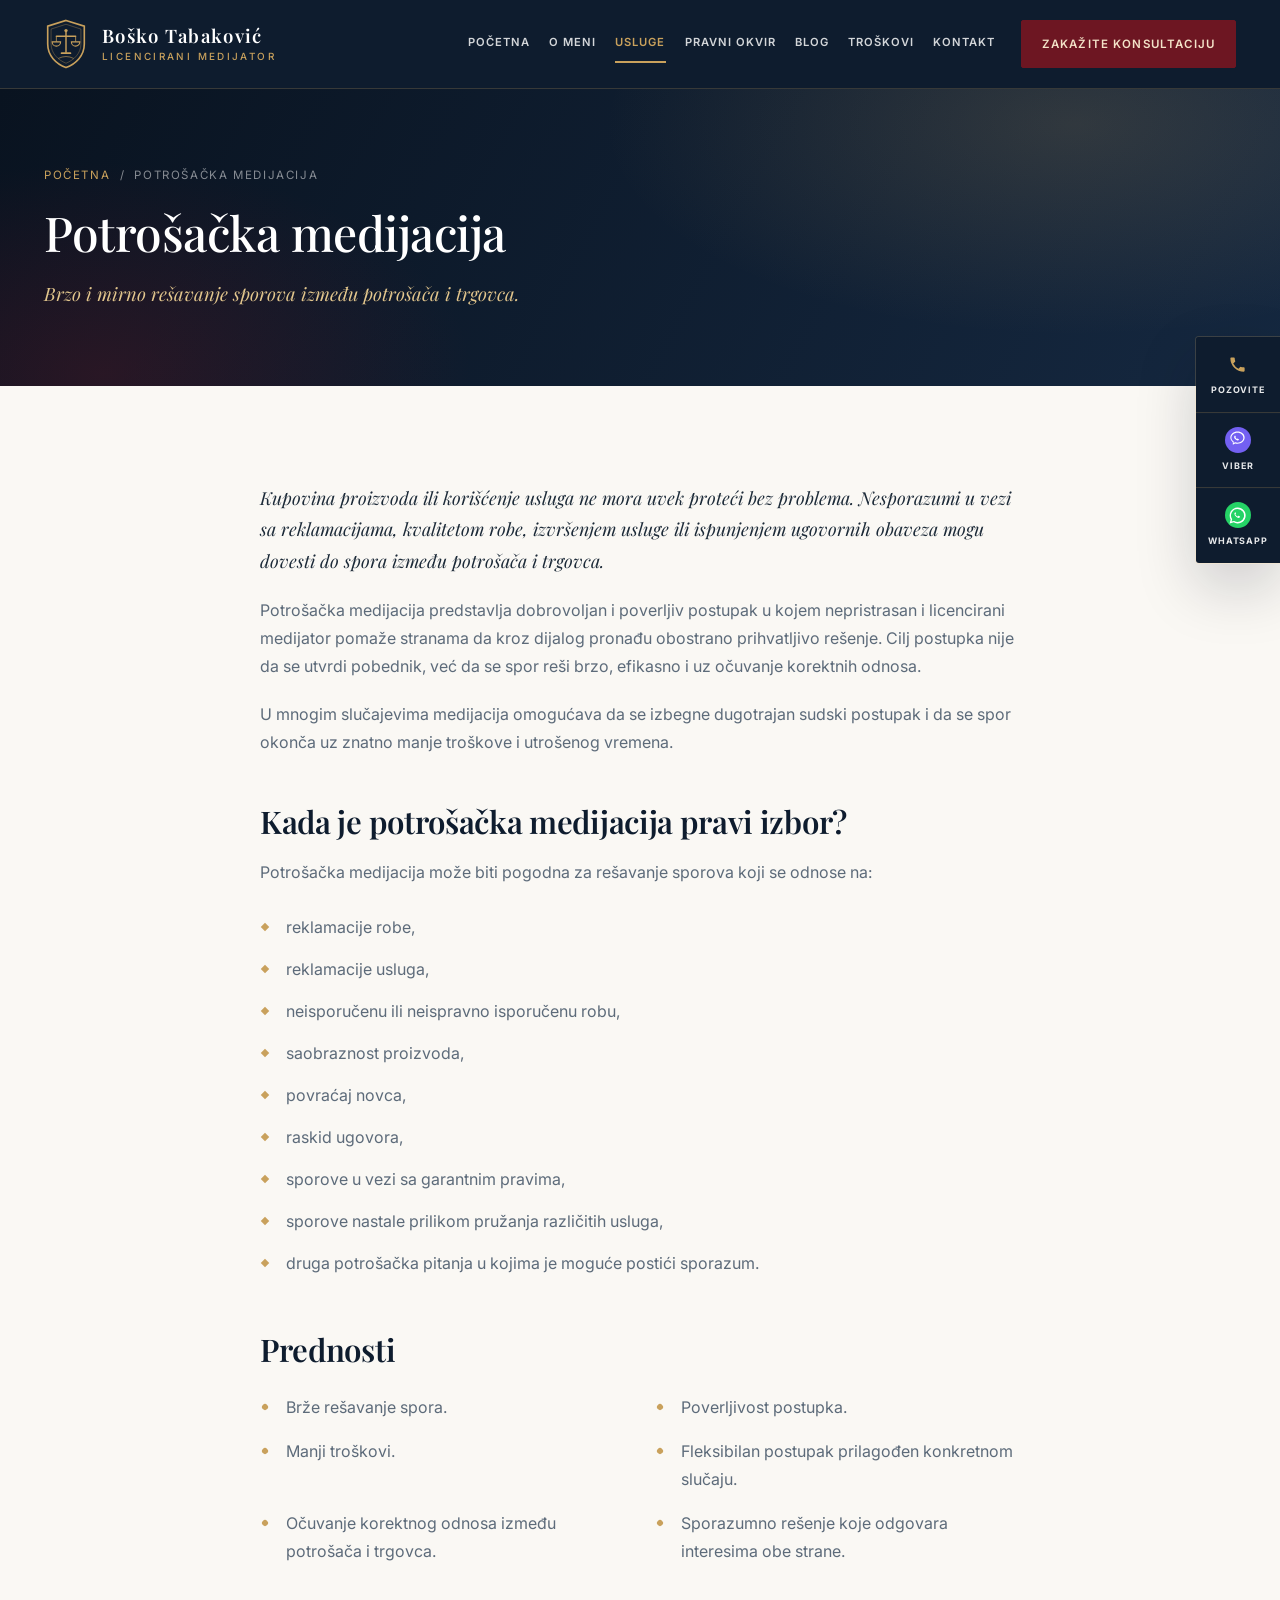
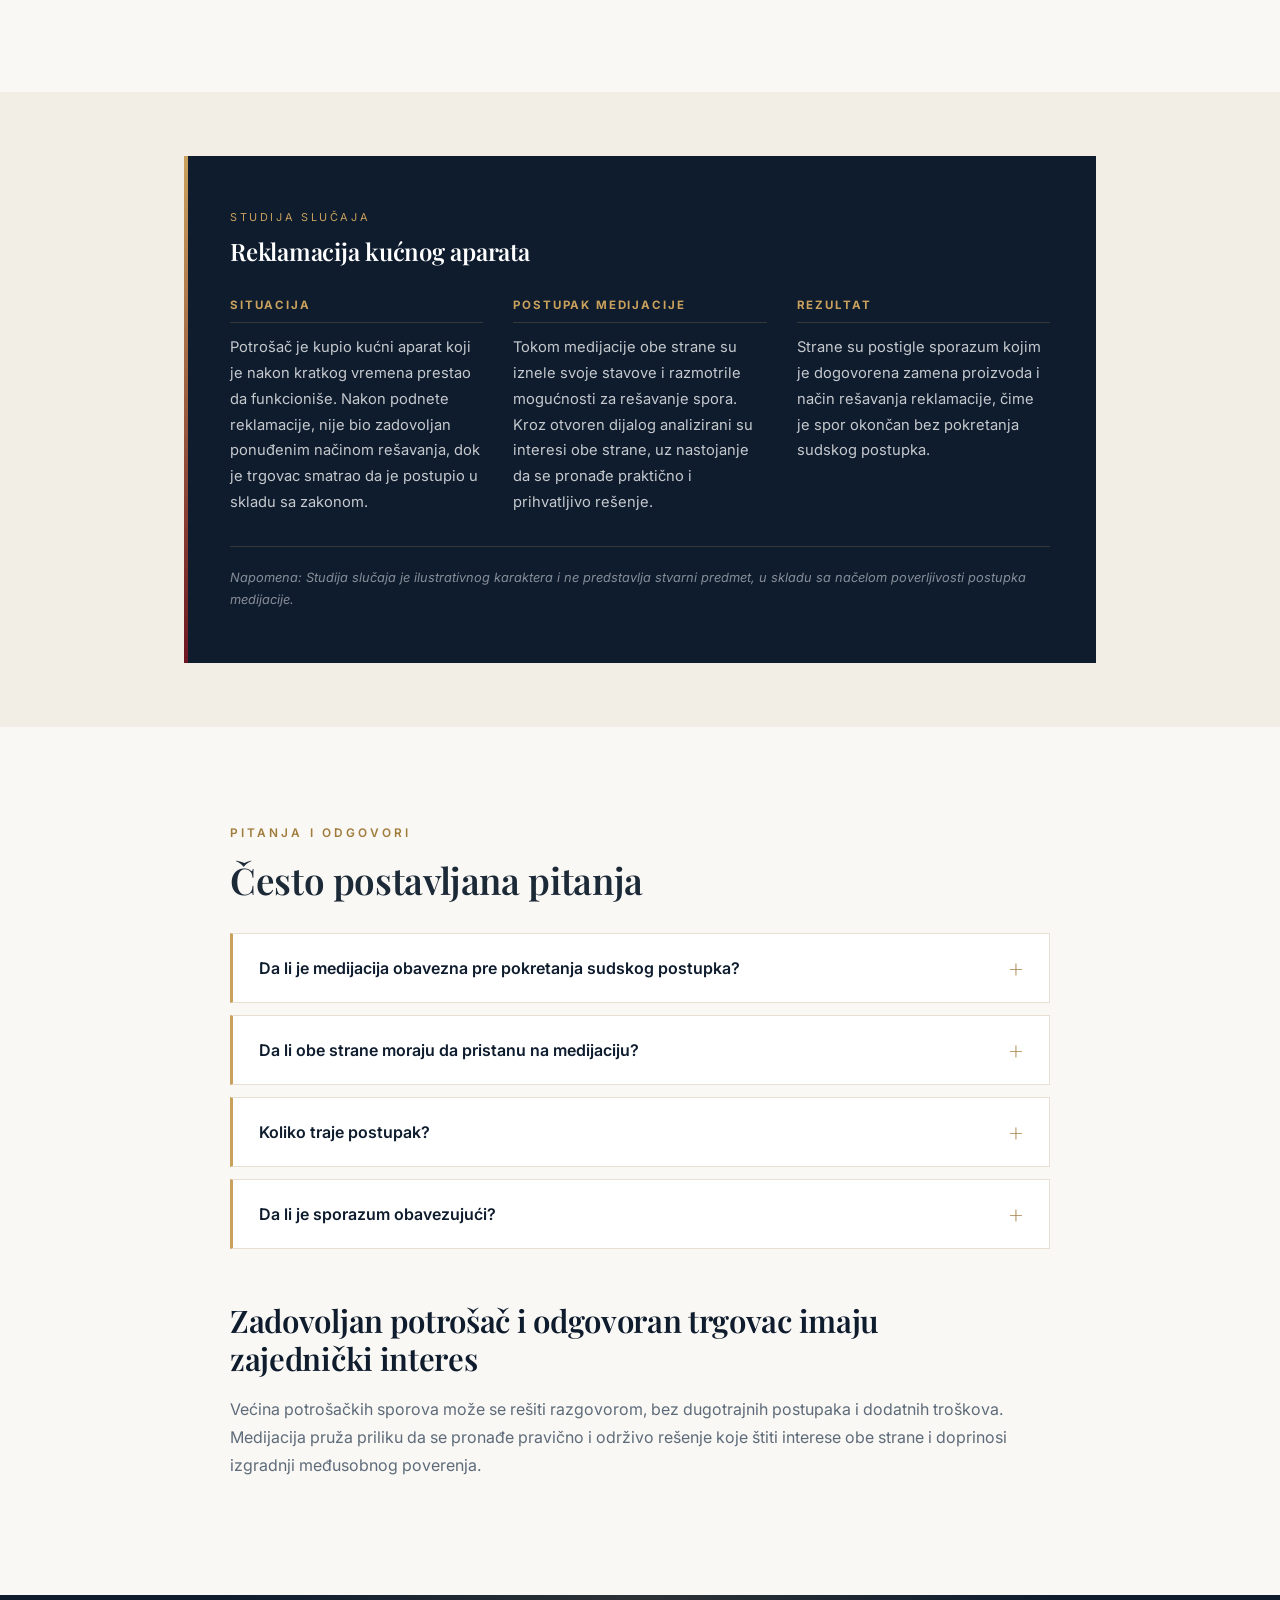
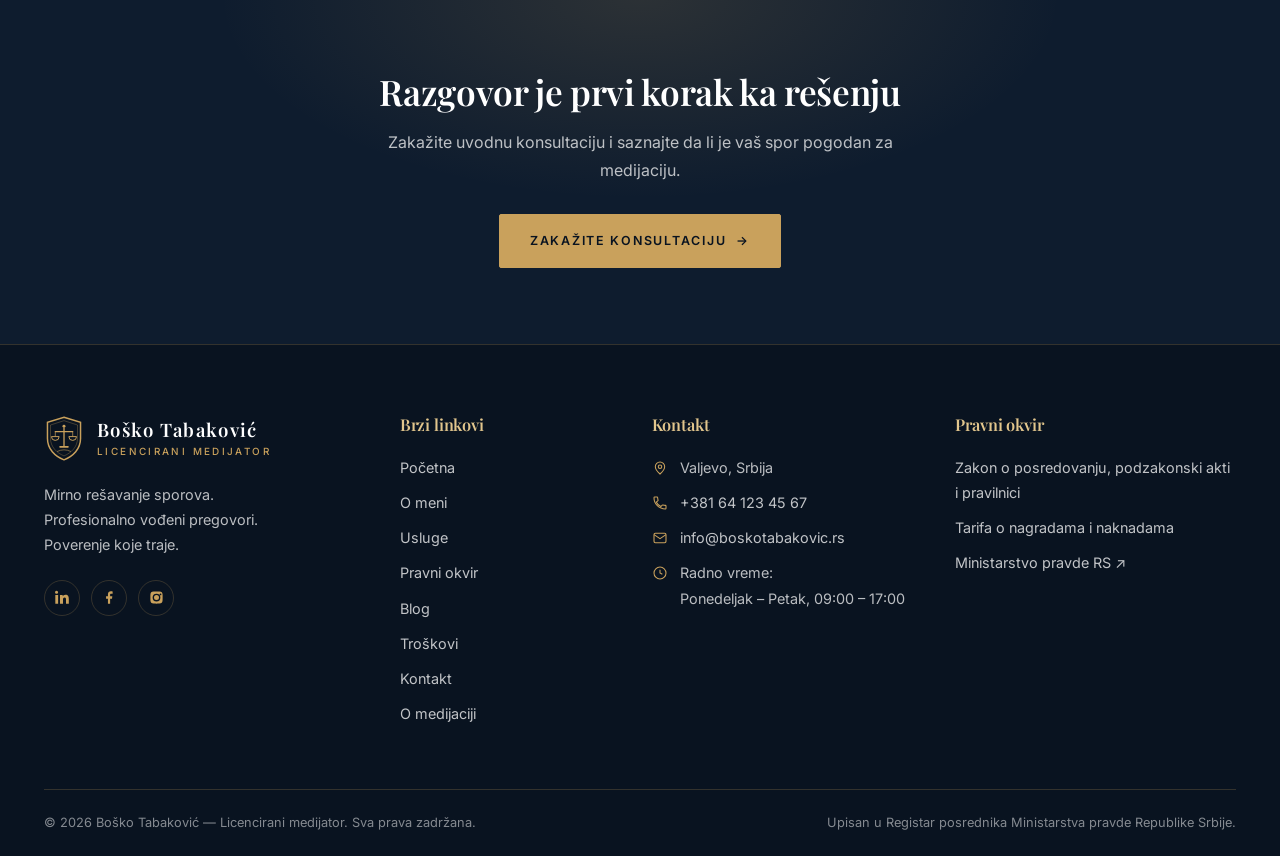
<file: potrosacka-medijacija.html>
<!DOCTYPE html>
<html lang="sr">
<head>
<meta charset="UTF-8">
<meta name="viewport" content="width=device-width,initial-scale=1">
<title>Potrošačka medijacija — reklamacije, saobraznost, povraćaj novca</title>
<meta name="description" content="Potrošačka medijacija: reklamacije robe i usluga, saobraznost, raskid ugovora i garantna prava. Brzo rešenje bez sudskog postupka.">
<meta property="og:title" content="Potrošačka medijacija — reklamacije, saobraznost, povraćaj novca">
<meta property="og:description" content="Potrošačka medijacija: reklamacije robe i usluga, saobraznost, raskid ugovora i garantna prava. Brzo rešenje bez sudskog postupka.">
<meta property="og:type" content="website">
<link rel="preconnect" href="https://fonts.googleapis.com">
<link rel="preconnect" href="https://fonts.gstatic.com" crossorigin>
<link href="https://fonts.googleapis.com/css2?family=Playfair+Display:ital,wght@0,500;0,600;0,700;1,500;1,600&family=Inter:wght@400;500;600;700&display=swap" rel="stylesheet">
<link rel="stylesheet" href="style.css?v=4">
</head>
<body>
<a class="skip" href="#main">Preskoči na sadržaj</a>
<header class="site-header">
  <div class="wrap">
    <a class="brand" href="index.html">
      <svg viewBox="0 0 44 54" aria-hidden="true">
<path d="M22 2.5 41 8.5V27c0 12-8.5 20.5-19 24.5C11.5 47.5 3 39 3 27V8.5Z" fill="none" stroke="#c9a15c" stroke-width="1.7"/>
<path d="M22 6.5 37.5 11.5V27c0 9.5-7 16.5-15.5 20C13.5 43.5 6.5 36.5 6.5 27V11.5Z" fill="none" stroke="#c9a15c" stroke-width=".7" opacity=".5"/>
<circle cx="22" cy="13" r="1.7" fill="#c9a15c"/>
<line x1="22" y1="14.5" x2="22" y2="36" stroke="#c9a15c" stroke-width="1.5"/>
<line x1="12" y1="19" x2="32" y2="19" stroke="#c9a15c" stroke-width="1.5" stroke-linecap="round"/>
<line x1="12" y1="19" x2="12" y2="24.6" stroke="#c9a15c" stroke-width=".8"/>
<line x1="32" y1="19" x2="32" y2="24.6" stroke="#c9a15c" stroke-width=".8"/>
<path d="M7.6 24.8a4.4 4.4 0 0 0 8.8 0Z" fill="none" stroke="#c9a15c" stroke-width="1.1"/>
<path d="M27.6 24.8a4.4 4.4 0 0 0 8.8 0Z" fill="none" stroke="#c9a15c" stroke-width="1.1"/>
<rect x="16.5" y="35.5" width="11" height="2" rx="1" fill="#c9a15c"/>
<path d="M14 42q8-4 16 0" fill="none" stroke="#c9a15c" stroke-width=".9" opacity=".7"/>
</svg>
      <span class="brand-text">
        <span class="brand-name">Boško Tabaković</span>
        <span class="brand-role">Licencirani medijator</span>
      </span>
    </a>
    <button class="burger" id="burger" aria-label="Otvori meni" aria-expanded="false" aria-controls="nav">
      <span></span><span></span><span></span>
    </button>
    <nav class="nav" id="nav"><a href="index.html">Početna</a><a href="o-meni.html">O meni</a><a href="usluge.html" class="active">Usluge</a><a href="pravni-okvir.html">Pravni okvir</a><a href="blog.html">Blog</a><a href="troskovi.html">Troškovi</a><a href="kontakt.html">Kontakt</a></nav>
    <a class="btn btn-burgundy header-cta" href="kontakt.html">Zakažite konsultaciju</a>
  </div>
</header>

<div class="contact-rail">
  <a href="tel:+381641234567"><span class="ic ic-phone"><svg viewBox="0 0 24 24" width="19" height="19" fill="#c9a15c"><path d="M6.6 10.8a15.1 15.1 0 0 0 6.6 6.6l2.2-2.2a1 1 0 0 1 1-.2c1.1.4 2.3.6 3.6.6a1 1 0 0 1 1 1V20a1 1 0 0 1-1 1A17 17 0 0 1 3 4a1 1 0 0 1 1-1h3.5a1 1 0 0 1 1 1c0 1.2.2 2.4.6 3.6a1 1 0 0 1-.2 1Z"/></svg></span>Pozovite</a>
  <a href="viber://chat?number=%2B381641234567"><span class="ic ic-viber"><svg viewBox="0 0 24 24" width="19" height="19" fill="#fff"><path d="M12 2C7 2 3 5.4 3 9.6c0 2.3 1.2 4.3 3.1 5.7v3.4l2.9-1.7c1 .2 1.9.4 3 .4 5 0 9-3.4 9-7.8S17 2 12 2Zm0 1.6c4.1 0 7.4 2.7 7.4 6.2S16.1 16 12 16c-1 0-1.9-.1-2.8-.4l-.4-.1-1.6 1v-1.9l-.4-.3C5.2 13.2 4.3 11.5 4.3 9.8c0-3.5 3.5-6.2 7.7-6.2Z"/><path d="M8.6 7.1c.2-.1.5 0 .6.2l.7 1.2c.1.2.1.5-.1.7l-.4.4c.4.8 1 1.4 1.9 1.8l.4-.4c.2-.2.5-.2.7-.1l1.2.7c.2.1.3.4.2.6-.3.7-1 1.1-1.7 1-2-.3-3.9-2-4.4-4-.2-.7.2-1.5.9-2.1Z"/></svg></span>Viber</a>
  <a href="https://wa.me/381641234567"><span class="ic ic-wa"><svg viewBox="0 0 24 24" width="19" height="19" fill="#fff"><path d="M12 2a10 10 0 0 0-8.6 15L2 22l5.2-1.4A10 10 0 1 0 12 2Zm0 1.8a8.2 8.2 0 1 1-4.2 15.2l-.3-.2-3 .8.8-2.9-.2-.3A8.2 8.2 0 0 1 12 3.8Z"/><path d="M8.9 7.3c.2 0 .4 0 .5.4l.7 1.6c.1.2 0 .4-.1.5l-.5.6c-.1.1-.2.3 0 .5.5.9 1.5 1.8 2.5 2.2.2.1.4.1.5-.1l.5-.6c.1-.2.3-.2.5-.1l1.6.8c.2.1.3.3.2.5-.2.8-1 1.4-1.9 1.5-2.4-.2-4.8-2.5-5.3-4.9-.1-.9.4-1.8 1.2-2.2.1-.1.3-.1.6-.1Z"/></svg></span>WhatsApp</a>
</div>

<main id="main">
<section class="page-hero">
  <div class="wrap">
    <div class="crumbs"><a href="index.html">Početna</a> &nbsp;/&nbsp; Potrošačka medijacija</div>
    <h1>Potrošačka medijacija</h1>
    <p class="sub">Brzo i mirno rešavanje sporova između potrošača i trgovca.</p>
  </div>
</section>

<section class="section bg-cream">
  <div class="wrap">
    <div class="prose" style="max-width:76ch;margin:0 auto">
      <p class="strong-lead">Kupovina proizvoda ili korišćenje usluga ne mora uvek proteći bez problema. Nesporazumi u vezi sa reklamacijama, kvalitetom robe, izvršenjem usluge ili ispunjenjem ugovornih obaveza mogu dovesti do spora između potrošača i trgovca.</p>
      <p>Potrošačka medijacija predstavlja dobrovoljan i poverljiv postupak u kojem nepristrasan i licencirani medijator pomaže stranama da kroz dijalog pronađu obostrano prihvatljivo rešenje. Cilj postupka nije da se utvrdi pobednik, već da se spor reši brzo, efikasno i uz očuvanje korektnih odnosa.</p><p>U mnogim slučajevima medijacija omogućava da se izbegne dugotrajan sudski postupak i da se spor okonča uz znatno manje troškove i utrošenog vremena.</p>
      <h2>Kada je potrošačka medijacija pravi izbor?</h2>
      <p>Potrošačka medijacija može biti pogodna za rešavanje sporova koji se odnose na:</p>
      <ul><li>reklamacije robe,</li><li>reklamacije usluga,</li><li>neisporučenu ili neispravno isporučenu robu,</li><li>saobraznost proizvoda,</li><li>povraćaj novca,</li><li>raskid ugovora,</li><li>sporove u vezi sa garantnim pravima,</li><li>sporove nastale prilikom pružanja različitih usluga,</li><li>druga potrošačka pitanja u kojima je moguće postići sporazum.</li></ul>
      <h2>Prednosti</h2>
      <ul class="tick-list"><li>Brže rešavanje spora.</li><li>Poverljivost postupka.</li><li>Manji troškovi.</li><li>Fleksibilan postupak prilagođen konkretnom slučaju.</li><li>Očuvanje korektnog odnosa između potrošača i trgovca.</li><li>Sporazumno rešenje koje odgovara interesima obe strane.</li></ul>
    </div>
  </div>
</section>

<section class="section-sm bg-cream2">
  <div class="wrap" style="max-width:1000px">
    <div class="case">
      <div class="case-tag">Studija slučaja</div>
      <h3>Reklamacija kućnog aparata</h3>
      <div class="case-grid">
        <div class="case-block"><h4>Situacija</h4><p>Potrošač je kupio kućni aparat koji je nakon kratkog vremena prestao da funkcioniše. Nakon podnete reklamacije, nije bio zadovoljan ponuđenim načinom rešavanja, dok je trgovac smatrao da je postupio u skladu sa zakonom.</p></div>
        <div class="case-block"><h4>Postupak medijacije</h4><p>Tokom medijacije obe strane su iznele svoje stavove i razmotrile mogućnosti za rešavanje spora. Kroz otvoren dijalog analizirani su interesi obe strane, uz nastojanje da se pronađe praktično i prihvatljivo rešenje.</p></div>
        <div class="case-block"><h4>Rezultat</h4><p>Strane su postigle sporazum kojim je dogovorena zamena proizvoda i način rešavanja reklamacije, čime je spor okončan bez pokretanja sudskog postupka.</p></div>
      </div>
      <p class="case-note">Napomena: Studija slučaja je ilustrativnog karaktera i ne predstavlja stvarni predmet, u skladu sa načelom poverljivosti postupka medijacije.</p>
    </div>
  </div>
</section>

<section class="section bg-cream">
  <div class="wrap">
    <div style="max-width:820px;margin:0 auto">
      <div class="eyebrow">Pitanja i odgovori</div>
      <h2 class="title-md" style="margin-bottom:30px">Često postavljana pitanja</h2>
      <div class="faq"><details><summary>Da li je medijacija obavezna pre pokretanja sudskog postupka?</summary><p>Ne. Medijacija je dobrovoljan postupak, osim ako posebnim propisom nije drugačije određeno.</p></details><details><summary>Da li obe strane moraju da pristanu na medijaciju?</summary><p>Da. Postupak se sprovodi uz saglasnost potrošača i trgovca.</p></details><details><summary>Koliko traje postupak?</summary><p>U većini slučajeva medijacija se završava kroz jedan ili nekoliko sastanaka, u zavisnosti od složenosti spora.</p></details><details><summary>Da li je sporazum obavezujući?</summary><p>Sporazum postignut u postupku medijacije može, pod uslovima propisanim zakonom, steći svojstvo izvršne isprave.</p></details></div>
      <div class="prose" style="margin-top:52px">
        <h2 style="margin-top:0">Zadovoljan potrošač i odgovoran trgovac imaju zajednički interes</h2>
        <p>Većina potrošačkih sporova može se rešiti razgovorom, bez dugotrajnih postupaka i dodatnih troškova. Medijacija pruža priliku da se pronađe pravično i održivo rešenje koje štiti interese obe strane i doprinosi izgradnji međusobnog poverenja.</p>
      </div>
    </div>
  </div>
</section>
<section class="cta-band">
  <div class="wrap">
    <h2>Razgovor je prvi korak ka rešenju</h2>
    <p>Zakažite uvodnu konsultaciju i saznajte da li je vaš spor pogodan za medijaciju.</p>
    <a class="btn btn-gold" href="kontakt.html">Zakažite konsultaciju <span class="arr">&rarr;</span></a>
  </div>
</section>
</main>

<footer class="site-footer">
  <div class="wrap">
    <div class="foot-grid">
      <div>
        <div class="foot-brand">
          <svg viewBox="0 0 44 54" aria-hidden="true">
<path d="M22 2.5 41 8.5V27c0 12-8.5 20.5-19 24.5C11.5 47.5 3 39 3 27V8.5Z" fill="none" stroke="#c9a15c" stroke-width="1.7"/>
<path d="M22 6.5 37.5 11.5V27c0 9.5-7 16.5-15.5 20C13.5 43.5 6.5 36.5 6.5 27V11.5Z" fill="none" stroke="#c9a15c" stroke-width=".7" opacity=".5"/>
<circle cx="22" cy="13" r="1.7" fill="#c9a15c"/>
<line x1="22" y1="14.5" x2="22" y2="36" stroke="#c9a15c" stroke-width="1.5"/>
<line x1="12" y1="19" x2="32" y2="19" stroke="#c9a15c" stroke-width="1.5" stroke-linecap="round"/>
<line x1="12" y1="19" x2="12" y2="24.6" stroke="#c9a15c" stroke-width=".8"/>
<line x1="32" y1="19" x2="32" y2="24.6" stroke="#c9a15c" stroke-width=".8"/>
<path d="M7.6 24.8a4.4 4.4 0 0 0 8.8 0Z" fill="none" stroke="#c9a15c" stroke-width="1.1"/>
<path d="M27.6 24.8a4.4 4.4 0 0 0 8.8 0Z" fill="none" stroke="#c9a15c" stroke-width="1.1"/>
<rect x="16.5" y="35.5" width="11" height="2" rx="1" fill="#c9a15c"/>
<path d="M14 42q8-4 16 0" fill="none" stroke="#c9a15c" stroke-width=".9" opacity=".7"/>
</svg>
          <span class="brand-text">
            <span class="brand-name">Boško Tabaković</span>
            <span class="brand-role">Licencirani medijator</span>
          </span>
        </div>
        <p>Mirno rešavanje sporova.<br>Profesionalno vođeni pregovori.<br>Poverenje koje traje.</p>
        <div class="socials">
          <a href="#" aria-label="LinkedIn"><svg viewBox="0 0 24 24"><path d="M4.98 3.5a2.49 2.49 0 1 1-4.98 0 2.49 2.49 0 0 1 4.98 0ZM.5 8H5v14H.5Zm7.5 0h4.3v1.9h.1c.6-1.1 2.1-2.3 4.3-2.3 4.6 0 5.4 3 5.4 6.9V22h-4.5v-6.6c0-1.6 0-3.6-2.2-3.6s-2.6 1.7-2.6 3.5V22H8Z"/></svg></a>
          <a href="#" aria-label="Facebook"><svg viewBox="0 0 24 24"><path d="M13 22v-8h3l.5-4H13V7.5c0-1 .3-1.5 1.6-1.5H17V2.2c-.6-.1-1.7-.2-2.9-.2C11.4 2 9.5 3.7 9.5 6.9V10h-3v4h3v8Z"/></svg></a>
          <a href="#" aria-label="Instagram"><svg viewBox="0 0 24 24"><path d="M12 2.2c3.2 0 3.6 0 4.8.1 3.3.1 4.8 1.7 4.9 4.9.1 1.3.1 1.6.1 4.8s0 3.6-.1 4.8c-.1 3.2-1.7 4.8-4.9 4.9-1.3.1-1.6.1-4.8.1s-3.6 0-4.8-.1c-3.3-.1-4.8-1.7-4.9-4.9-.1-1.2-.1-1.6-.1-4.8s0-3.6.1-4.8C2.4 4 4 2.4 7.2 2.3 8.4 2.2 8.8 2.2 12 2.2Zm0 3.6a6.2 6.2 0 1 0 0 12.4 6.2 6.2 0 0 0 0-12.4Zm0 10.2a4 4 0 1 1 0-8 4 4 0 0 1 0 8Zm6.4-10.4a1.44 1.44 0 1 0 0 2.9 1.44 1.44 0 0 0 0-2.9Z"/></svg></a>
        </div>
      </div>
      <div>
        <h4>Brzi linkovi</h4>
        <ul><li><a href="index.html">Početna</a></li><li><a href="o-meni.html">O meni</a></li><li><a href="usluge.html">Usluge</a></li><li><a href="pravni-okvir.html">Pravni okvir</a></li><li><a href="blog.html">Blog</a></li><li><a href="troskovi.html">Troškovi</a></li><li><a href="kontakt.html">Kontakt</a></li><li><a href="o-medijaciji.html">O medijaciji</a></li></ul>
      </div>
      <div>
        <h4>Kontakt</h4>
        <ul class="foot-contact">
          <li><svg viewBox="0 0 24 24"><path d="M12 21s7-6.3 7-11a7 7 0 1 0-14 0c0 4.7 7 11 7 11Z"/><circle cx="12" cy="10" r="2.6"/></svg><span>Valjevo, Srbija</span></li>
          <li><svg viewBox="0 0 24 24"><path d="M6.6 10.8a15.1 15.1 0 0 0 6.6 6.6l2.2-2.2a1 1 0 0 1 1-.2c1.1.4 2.3.6 3.6.6a1 1 0 0 1 1 1V20a1 1 0 0 1-1 1A17 17 0 0 1 3 4a1 1 0 0 1 1-1h3.5a1 1 0 0 1 1 1c0 1.2.2 2.4.6 3.6a1 1 0 0 1-.2 1Z"/></svg><a href="tel:+381641234567">+381 64 123 45 67</a></li>
          <li><svg viewBox="0 0 24 24"><rect x="3" y="5" width="18" height="14" rx="2"/><path d="m3 7 9 6 9-6"/></svg><a href="mailto:info@boskotabakovic.rs">info@boskotabakovic.rs</a></li>
          <li><svg viewBox="0 0 24 24"><circle cx="12" cy="12" r="9"/><path d="M12 7v5l3.5 2"/></svg><span>Radno vreme:<br>Ponedeljak – Petak, 09:00 – 17:00</span></li>
        </ul>
      </div>
      <div>
        <h4>Pravni okvir</h4>
        <ul>
          <li><a href="pravni-okvir.html">Zakon o posredovanju, podzakonski akti i pravilnici</a></li>
          <li><a href="troskovi.html">Tarifa o nagradama i naknadama</a></li>
          <li><a href="https://mpravde.gov.rs" target="_blank" rel="noopener">Ministarstvo pravde RS &#8599;</a></li>
        </ul>
      </div>
    </div>
    <div class="foot-legal">
      <span>&copy; <span id="god">2026</span> Boško Tabaković — Licencirani medijator. Sva prava zadržana.</span>
      <span>Upisan u Registar posrednika Ministarstva pravde Republike Srbije.</span>
    </div>
  </div>
</footer>
<script src="main.js?v=4"></script>
</body>
</html>
</file>
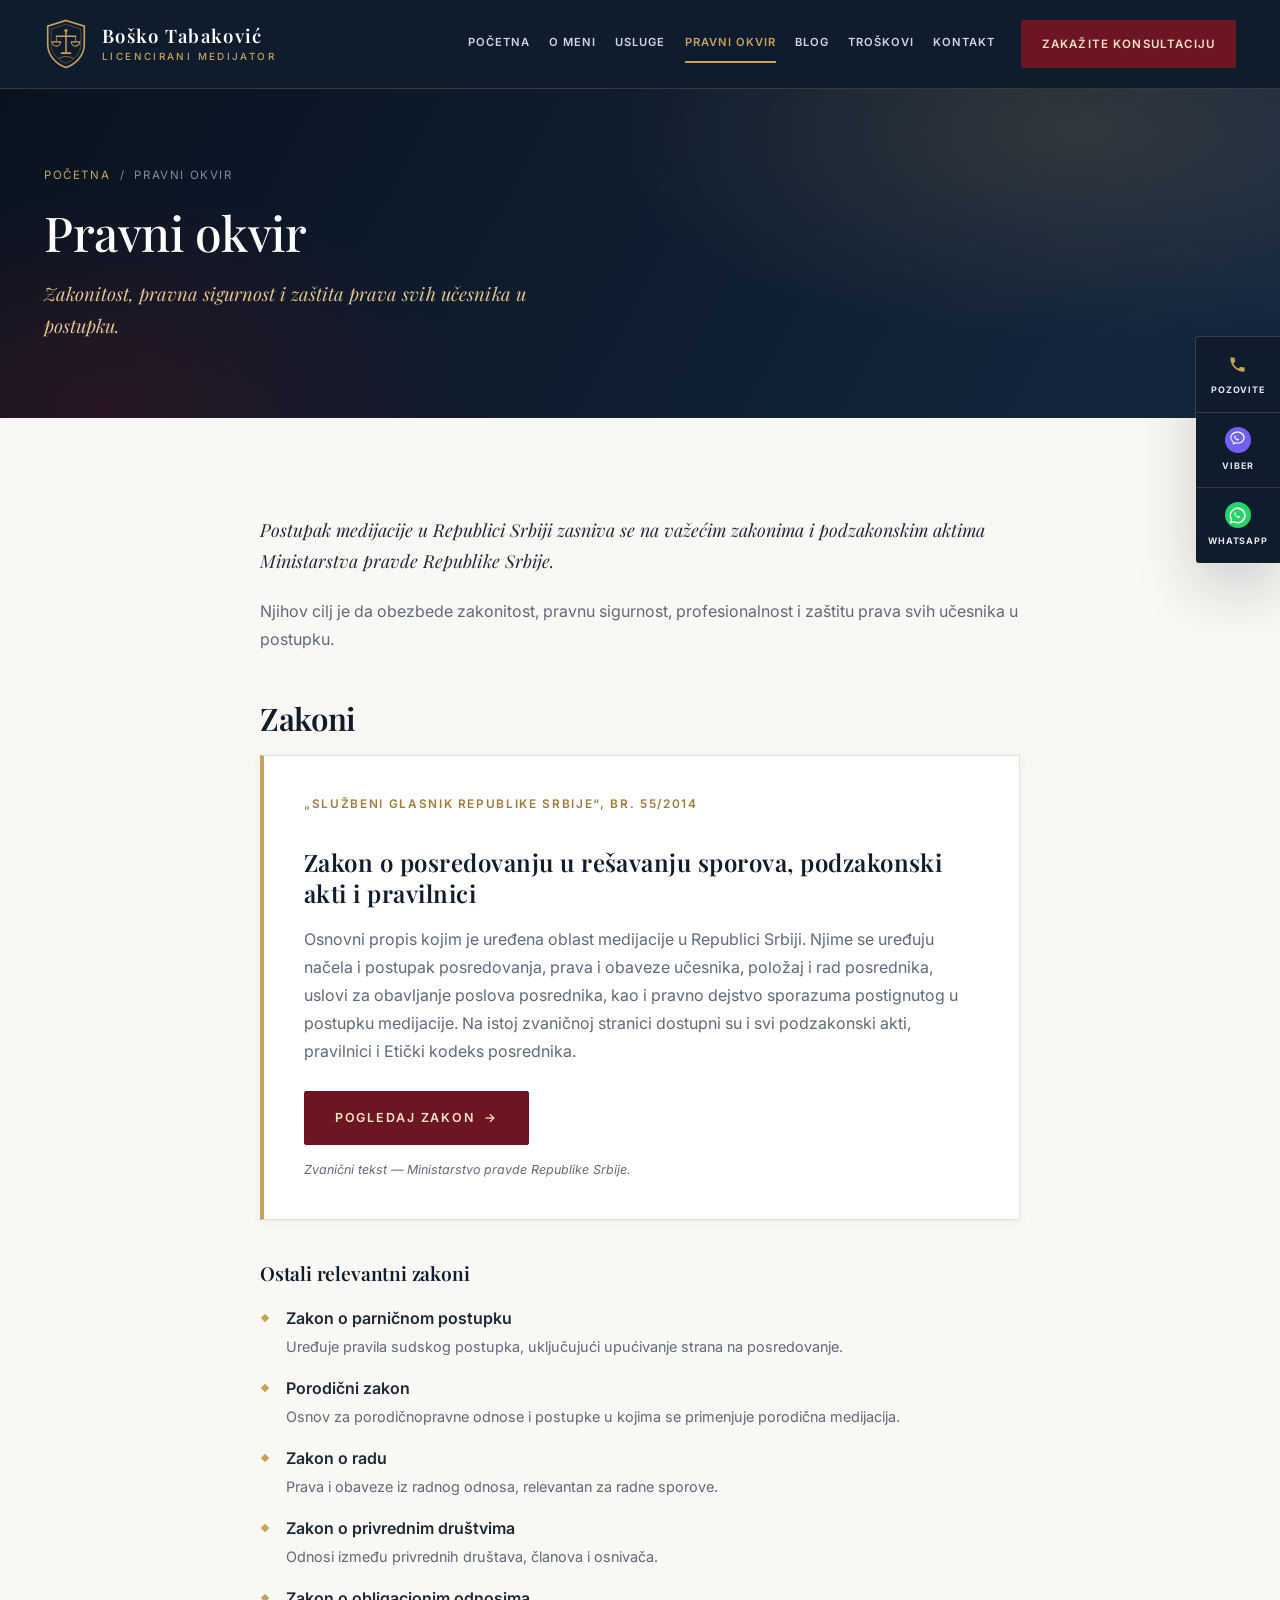
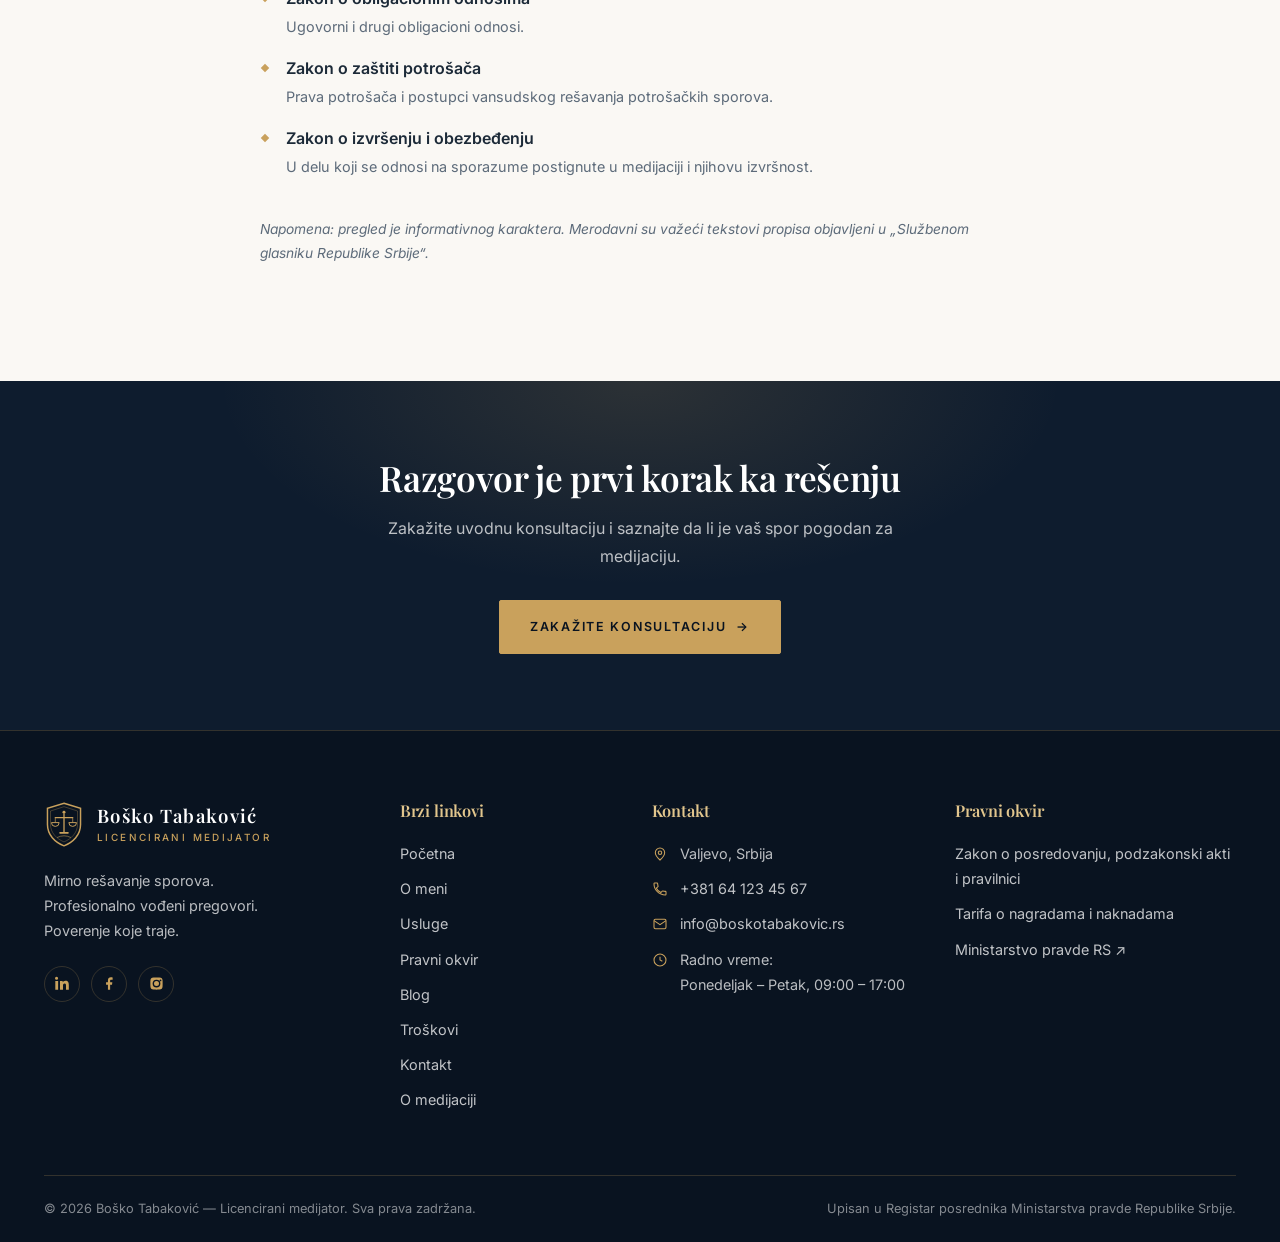
<file: pravni-okvir.html>
<!DOCTYPE html>
<html lang="sr">
<head>
<meta charset="UTF-8">
<meta name="viewport" content="width=device-width,initial-scale=1">
<title>Pravni okvir medijacije u Republici Srbiji</title>
<meta name="description" content="Zakon o posredovanju u rešavanju sporova i drugi propisi relevantni za medijaciju u Republici Srbiji.">
<meta property="og:title" content="Pravni okvir medijacije u Republici Srbiji">
<meta property="og:description" content="Zakon o posredovanju u rešavanju sporova i drugi propisi relevantni za medijaciju u Republici Srbiji.">
<meta property="og:type" content="website">
<link rel="preconnect" href="https://fonts.googleapis.com">
<link rel="preconnect" href="https://fonts.gstatic.com" crossorigin>
<link href="https://fonts.googleapis.com/css2?family=Playfair+Display:ital,wght@0,500;0,600;0,700;1,500;1,600&family=Inter:wght@400;500;600;700&display=swap" rel="stylesheet">
<link rel="stylesheet" href="style.css?v=4">
</head>
<body>
<a class="skip" href="#main">Preskoči na sadržaj</a>
<header class="site-header">
  <div class="wrap">
    <a class="brand" href="index.html">
      <svg viewBox="0 0 44 54" aria-hidden="true">
<path d="M22 2.5 41 8.5V27c0 12-8.5 20.5-19 24.5C11.5 47.5 3 39 3 27V8.5Z" fill="none" stroke="#c9a15c" stroke-width="1.7"/>
<path d="M22 6.5 37.5 11.5V27c0 9.5-7 16.5-15.5 20C13.5 43.5 6.5 36.5 6.5 27V11.5Z" fill="none" stroke="#c9a15c" stroke-width=".7" opacity=".5"/>
<circle cx="22" cy="13" r="1.7" fill="#c9a15c"/>
<line x1="22" y1="14.5" x2="22" y2="36" stroke="#c9a15c" stroke-width="1.5"/>
<line x1="12" y1="19" x2="32" y2="19" stroke="#c9a15c" stroke-width="1.5" stroke-linecap="round"/>
<line x1="12" y1="19" x2="12" y2="24.6" stroke="#c9a15c" stroke-width=".8"/>
<line x1="32" y1="19" x2="32" y2="24.6" stroke="#c9a15c" stroke-width=".8"/>
<path d="M7.6 24.8a4.4 4.4 0 0 0 8.8 0Z" fill="none" stroke="#c9a15c" stroke-width="1.1"/>
<path d="M27.6 24.8a4.4 4.4 0 0 0 8.8 0Z" fill="none" stroke="#c9a15c" stroke-width="1.1"/>
<rect x="16.5" y="35.5" width="11" height="2" rx="1" fill="#c9a15c"/>
<path d="M14 42q8-4 16 0" fill="none" stroke="#c9a15c" stroke-width=".9" opacity=".7"/>
</svg>
      <span class="brand-text">
        <span class="brand-name">Boško Tabaković</span>
        <span class="brand-role">Licencirani medijator</span>
      </span>
    </a>
    <button class="burger" id="burger" aria-label="Otvori meni" aria-expanded="false" aria-controls="nav">
      <span></span><span></span><span></span>
    </button>
    <nav class="nav" id="nav"><a href="index.html">Početna</a><a href="o-meni.html">O meni</a><a href="usluge.html">Usluge</a><a href="pravni-okvir.html" class="active">Pravni okvir</a><a href="blog.html">Blog</a><a href="troskovi.html">Troškovi</a><a href="kontakt.html">Kontakt</a></nav>
    <a class="btn btn-burgundy header-cta" href="kontakt.html">Zakažite konsultaciju</a>
  </div>
</header>

<div class="contact-rail">
  <a href="tel:+381641234567"><span class="ic ic-phone"><svg viewBox="0 0 24 24" width="19" height="19" fill="#c9a15c"><path d="M6.6 10.8a15.1 15.1 0 0 0 6.6 6.6l2.2-2.2a1 1 0 0 1 1-.2c1.1.4 2.3.6 3.6.6a1 1 0 0 1 1 1V20a1 1 0 0 1-1 1A17 17 0 0 1 3 4a1 1 0 0 1 1-1h3.5a1 1 0 0 1 1 1c0 1.2.2 2.4.6 3.6a1 1 0 0 1-.2 1Z"/></svg></span>Pozovite</a>
  <a href="viber://chat?number=%2B381641234567"><span class="ic ic-viber"><svg viewBox="0 0 24 24" width="19" height="19" fill="#fff"><path d="M12 2C7 2 3 5.4 3 9.6c0 2.3 1.2 4.3 3.1 5.7v3.4l2.9-1.7c1 .2 1.9.4 3 .4 5 0 9-3.4 9-7.8S17 2 12 2Zm0 1.6c4.1 0 7.4 2.7 7.4 6.2S16.1 16 12 16c-1 0-1.9-.1-2.8-.4l-.4-.1-1.6 1v-1.9l-.4-.3C5.2 13.2 4.3 11.5 4.3 9.8c0-3.5 3.5-6.2 7.7-6.2Z"/><path d="M8.6 7.1c.2-.1.5 0 .6.2l.7 1.2c.1.2.1.5-.1.7l-.4.4c.4.8 1 1.4 1.9 1.8l.4-.4c.2-.2.5-.2.7-.1l1.2.7c.2.1.3.4.2.6-.3.7-1 1.1-1.7 1-2-.3-3.9-2-4.4-4-.2-.7.2-1.5.9-2.1Z"/></svg></span>Viber</a>
  <a href="https://wa.me/381641234567"><span class="ic ic-wa"><svg viewBox="0 0 24 24" width="19" height="19" fill="#fff"><path d="M12 2a10 10 0 0 0-8.6 15L2 22l5.2-1.4A10 10 0 1 0 12 2Zm0 1.8a8.2 8.2 0 1 1-4.2 15.2l-.3-.2-3 .8.8-2.9-.2-.3A8.2 8.2 0 0 1 12 3.8Z"/><path d="M8.9 7.3c.2 0 .4 0 .5.4l.7 1.6c.1.2 0 .4-.1.5l-.5.6c-.1.1-.2.3 0 .5.5.9 1.5 1.8 2.5 2.2.2.1.4.1.5-.1l.5-.6c.1-.2.3-.2.5-.1l1.6.8c.2.1.3.3.2.5-.2.8-1 1.4-1.9 1.5-2.4-.2-4.8-2.5-5.3-4.9-.1-.9.4-1.8 1.2-2.2.1-.1.3-.1.6-.1Z"/></svg></span>WhatsApp</a>
</div>

<main id="main">
<section class="page-hero">
  <div class="wrap">
    <div class="crumbs"><a href="index.html">Početna</a> &nbsp;/&nbsp; Pravni okvir</div>
    <h1>Pravni okvir</h1>
    <p class="sub">Zakonitost, pravna sigurnost i zaštita prava svih učesnika u postupku.</p>
  </div>
</section>

<section class="section bg-cream">
  <div class="wrap">
    <div class="prose" style="max-width:76ch;margin:0 auto">
      <p class="strong-lead">Postupak medijacije u Republici Srbiji zasniva se na važećim zakonima i podzakonskim aktima Ministarstva pravde Republike Srbije.</p>
      <p>Njihov cilj je da obezbede zakonitost, pravnu sigurnost, profesionalnost i zaštitu prava svih učesnika u postupku.</p>

      <h2>Zakoni</h2>

      <div class="law-card">
        <div class="law-glasnik">„Službeni glasnik Republike Srbije“, br. 55/2014</div>
        <h3>Zakon o posredovanju u rešavanju sporova, podzakonski akti i pravilnici</h3>
        <p>Osnovni propis kojim je uređena oblast medijacije u Republici Srbiji. Njime se uređuju načela i postupak posredovanja, prava i obaveze učesnika, položaj i rad posrednika, uslovi za obavljanje poslova posrednika, kao i pravno dejstvo sporazuma postignutog u postupku medijacije. Na istoj zvaničnoj stranici dostupni su i svi podzakonski akti, pravilnici i Etički kodeks posrednika.</p>
        <!-- Ako dobijete direktan link do PDF-a, zamenite adresu ispod -->
        <a class="btn btn-burgundy" href="https://mpravde.gov.rs/posrednici" target="_blank" rel="noopener">Pogledaj zakon <span class="arr">&rarr;</span></a>
        <span class="law-source">Zvanični tekst — Ministarstvo pravde Republike Srbije.</span>
      </div>

      <h3 style="margin-top:0">Ostali relevantni zakoni</h3>
      <ul><li><strong>Zakon o parničnom postupku</strong><br><span style='font-size:.9rem'>Uređuje pravila sudskog postupka, uključujući upućivanje strana na posredovanje.</span></li><li><strong>Porodični zakon</strong><br><span style='font-size:.9rem'>Osnov za porodičnopravne odnose i postupke u kojima se primenjuje porodična medijacija.</span></li><li><strong>Zakon o radu</strong><br><span style='font-size:.9rem'>Prava i obaveze iz radnog odnosa, relevantan za radne sporove.</span></li><li><strong>Zakon o privrednim društvima</strong><br><span style='font-size:.9rem'>Odnosi između privrednih društava, članova i osnivača.</span></li><li><strong>Zakon o obligacionim odnosima</strong><br><span style='font-size:.9rem'>Ugovorni i drugi obligacioni odnosi.</span></li><li><strong>Zakon o zaštiti potrošača</strong><br><span style='font-size:.9rem'>Prava potrošača i postupci vansudskog rešavanja potrošačkih sporova.</span></li><li><strong>Zakon o izvršenju i obezbeđenju</strong><br><span style='font-size:.9rem'>U delu koji se odnosi na sporazume postignute u medijaciji i njihovu izvršnost.</span></li></ul>

      <p style="font-size:.86rem;color:var(--ink-soft);margin-top:30px"><em>Napomena: pregled je informativnog karaktera. Merodavni su važeći tekstovi propisa objavljeni u „Službenom glasniku Republike Srbije“.</em></p>
    </div>
  </div>
</section>
<section class="cta-band">
  <div class="wrap">
    <h2>Razgovor je prvi korak ka rešenju</h2>
    <p>Zakažite uvodnu konsultaciju i saznajte da li je vaš spor pogodan za medijaciju.</p>
    <a class="btn btn-gold" href="kontakt.html">Zakažite konsultaciju <span class="arr">&rarr;</span></a>
  </div>
</section>
</main>

<footer class="site-footer">
  <div class="wrap">
    <div class="foot-grid">
      <div>
        <div class="foot-brand">
          <svg viewBox="0 0 44 54" aria-hidden="true">
<path d="M22 2.5 41 8.5V27c0 12-8.5 20.5-19 24.5C11.5 47.5 3 39 3 27V8.5Z" fill="none" stroke="#c9a15c" stroke-width="1.7"/>
<path d="M22 6.5 37.5 11.5V27c0 9.5-7 16.5-15.5 20C13.5 43.5 6.5 36.5 6.5 27V11.5Z" fill="none" stroke="#c9a15c" stroke-width=".7" opacity=".5"/>
<circle cx="22" cy="13" r="1.7" fill="#c9a15c"/>
<line x1="22" y1="14.5" x2="22" y2="36" stroke="#c9a15c" stroke-width="1.5"/>
<line x1="12" y1="19" x2="32" y2="19" stroke="#c9a15c" stroke-width="1.5" stroke-linecap="round"/>
<line x1="12" y1="19" x2="12" y2="24.6" stroke="#c9a15c" stroke-width=".8"/>
<line x1="32" y1="19" x2="32" y2="24.6" stroke="#c9a15c" stroke-width=".8"/>
<path d="M7.6 24.8a4.4 4.4 0 0 0 8.8 0Z" fill="none" stroke="#c9a15c" stroke-width="1.1"/>
<path d="M27.6 24.8a4.4 4.4 0 0 0 8.8 0Z" fill="none" stroke="#c9a15c" stroke-width="1.1"/>
<rect x="16.5" y="35.5" width="11" height="2" rx="1" fill="#c9a15c"/>
<path d="M14 42q8-4 16 0" fill="none" stroke="#c9a15c" stroke-width=".9" opacity=".7"/>
</svg>
          <span class="brand-text">
            <span class="brand-name">Boško Tabaković</span>
            <span class="brand-role">Licencirani medijator</span>
          </span>
        </div>
        <p>Mirno rešavanje sporova.<br>Profesionalno vođeni pregovori.<br>Poverenje koje traje.</p>
        <div class="socials">
          <a href="#" aria-label="LinkedIn"><svg viewBox="0 0 24 24"><path d="M4.98 3.5a2.49 2.49 0 1 1-4.98 0 2.49 2.49 0 0 1 4.98 0ZM.5 8H5v14H.5Zm7.5 0h4.3v1.9h.1c.6-1.1 2.1-2.3 4.3-2.3 4.6 0 5.4 3 5.4 6.9V22h-4.5v-6.6c0-1.6 0-3.6-2.2-3.6s-2.6 1.7-2.6 3.5V22H8Z"/></svg></a>
          <a href="#" aria-label="Facebook"><svg viewBox="0 0 24 24"><path d="M13 22v-8h3l.5-4H13V7.5c0-1 .3-1.5 1.6-1.5H17V2.2c-.6-.1-1.7-.2-2.9-.2C11.4 2 9.5 3.7 9.5 6.9V10h-3v4h3v8Z"/></svg></a>
          <a href="#" aria-label="Instagram"><svg viewBox="0 0 24 24"><path d="M12 2.2c3.2 0 3.6 0 4.8.1 3.3.1 4.8 1.7 4.9 4.9.1 1.3.1 1.6.1 4.8s0 3.6-.1 4.8c-.1 3.2-1.7 4.8-4.9 4.9-1.3.1-1.6.1-4.8.1s-3.6 0-4.8-.1c-3.3-.1-4.8-1.7-4.9-4.9-.1-1.2-.1-1.6-.1-4.8s0-3.6.1-4.8C2.4 4 4 2.4 7.2 2.3 8.4 2.2 8.8 2.2 12 2.2Zm0 3.6a6.2 6.2 0 1 0 0 12.4 6.2 6.2 0 0 0 0-12.4Zm0 10.2a4 4 0 1 1 0-8 4 4 0 0 1 0 8Zm6.4-10.4a1.44 1.44 0 1 0 0 2.9 1.44 1.44 0 0 0 0-2.9Z"/></svg></a>
        </div>
      </div>
      <div>
        <h4>Brzi linkovi</h4>
        <ul><li><a href="index.html">Početna</a></li><li><a href="o-meni.html">O meni</a></li><li><a href="usluge.html">Usluge</a></li><li><a href="pravni-okvir.html">Pravni okvir</a></li><li><a href="blog.html">Blog</a></li><li><a href="troskovi.html">Troškovi</a></li><li><a href="kontakt.html">Kontakt</a></li><li><a href="o-medijaciji.html">O medijaciji</a></li></ul>
      </div>
      <div>
        <h4>Kontakt</h4>
        <ul class="foot-contact">
          <li><svg viewBox="0 0 24 24"><path d="M12 21s7-6.3 7-11a7 7 0 1 0-14 0c0 4.7 7 11 7 11Z"/><circle cx="12" cy="10" r="2.6"/></svg><span>Valjevo, Srbija</span></li>
          <li><svg viewBox="0 0 24 24"><path d="M6.6 10.8a15.1 15.1 0 0 0 6.6 6.6l2.2-2.2a1 1 0 0 1 1-.2c1.1.4 2.3.6 3.6.6a1 1 0 0 1 1 1V20a1 1 0 0 1-1 1A17 17 0 0 1 3 4a1 1 0 0 1 1-1h3.5a1 1 0 0 1 1 1c0 1.2.2 2.4.6 3.6a1 1 0 0 1-.2 1Z"/></svg><a href="tel:+381641234567">+381 64 123 45 67</a></li>
          <li><svg viewBox="0 0 24 24"><rect x="3" y="5" width="18" height="14" rx="2"/><path d="m3 7 9 6 9-6"/></svg><a href="mailto:info@boskotabakovic.rs">info@boskotabakovic.rs</a></li>
          <li><svg viewBox="0 0 24 24"><circle cx="12" cy="12" r="9"/><path d="M12 7v5l3.5 2"/></svg><span>Radno vreme:<br>Ponedeljak – Petak, 09:00 – 17:00</span></li>
        </ul>
      </div>
      <div>
        <h4>Pravni okvir</h4>
        <ul>
          <li><a href="pravni-okvir.html">Zakon o posredovanju, podzakonski akti i pravilnici</a></li>
          <li><a href="troskovi.html">Tarifa o nagradama i naknadama</a></li>
          <li><a href="https://mpravde.gov.rs" target="_blank" rel="noopener">Ministarstvo pravde RS &#8599;</a></li>
        </ul>
      </div>
    </div>
    <div class="foot-legal">
      <span>&copy; <span id="god">2026</span> Boško Tabaković — Licencirani medijator. Sva prava zadržana.</span>
      <span>Upisan u Registar posrednika Ministarstva pravde Republike Srbije.</span>
    </div>
  </div>
</footer>
<script src="main.js?v=4"></script>
</body>
</html>
</file>
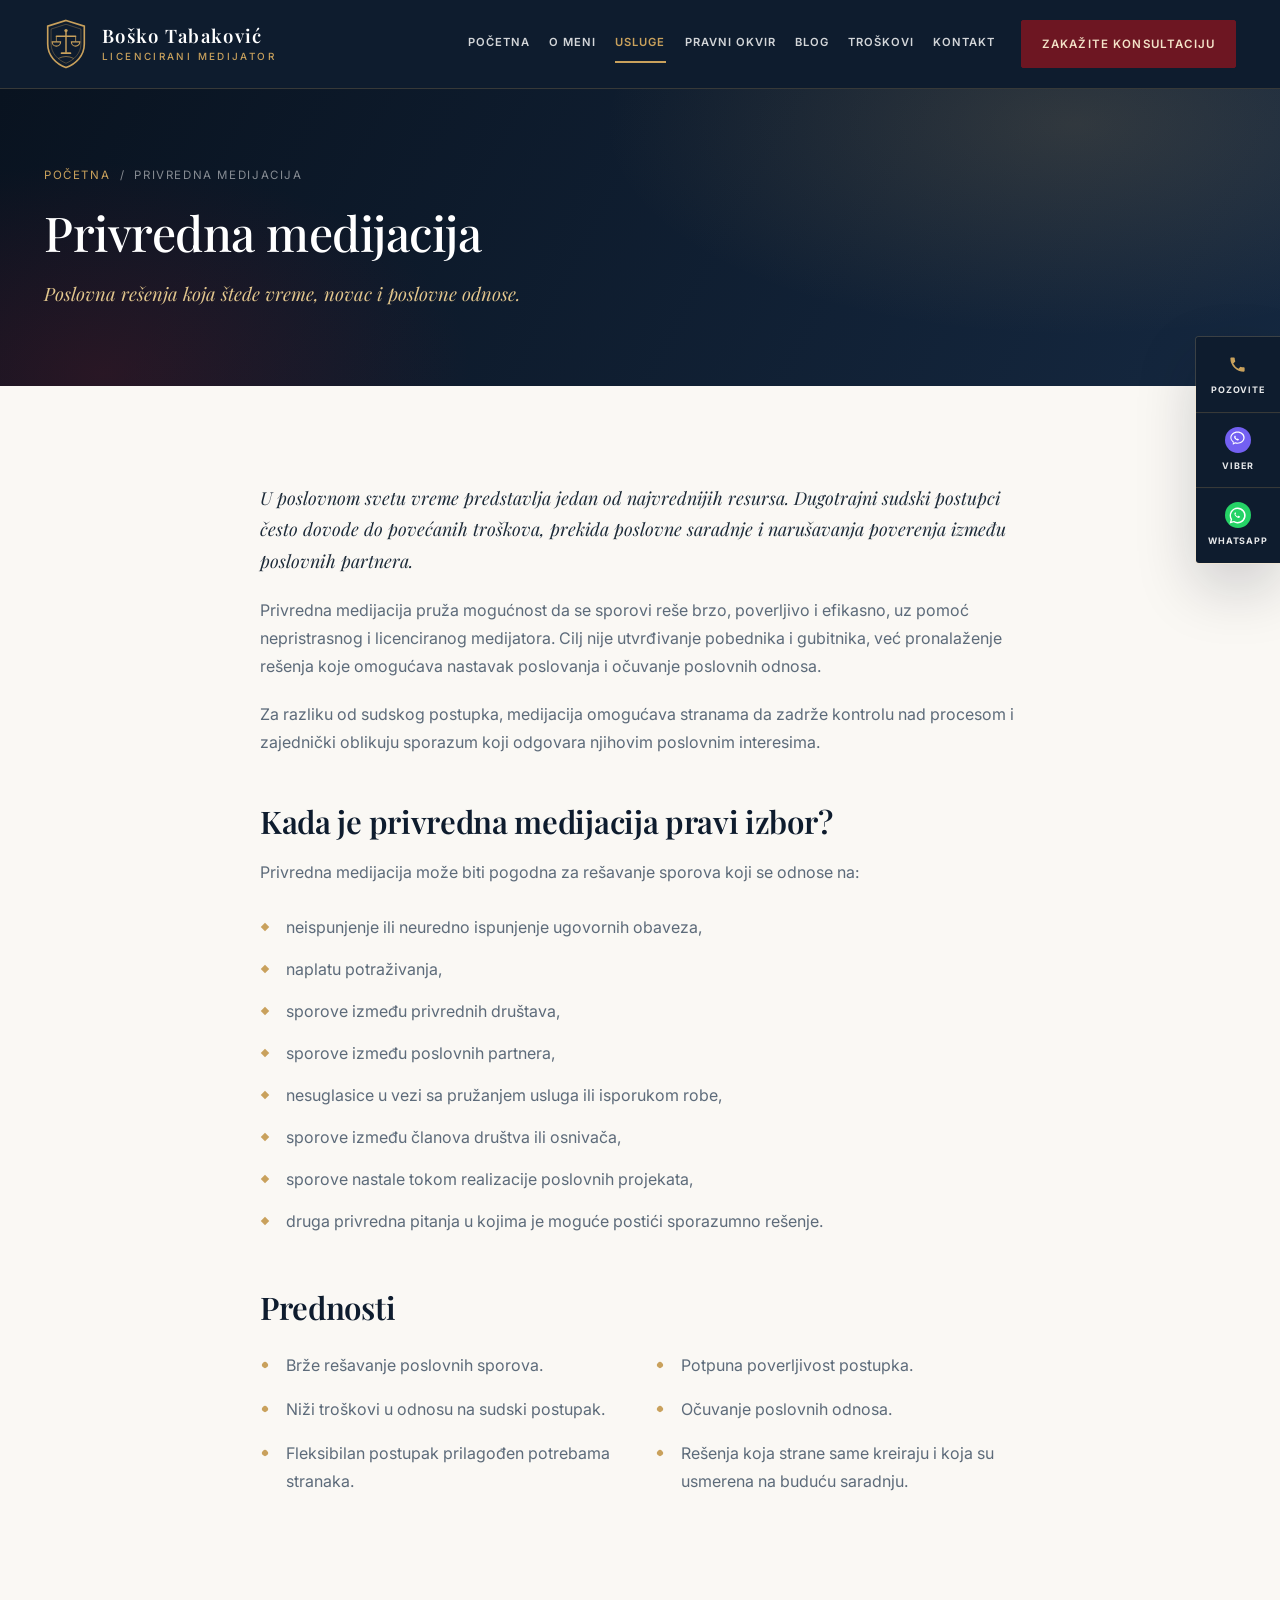
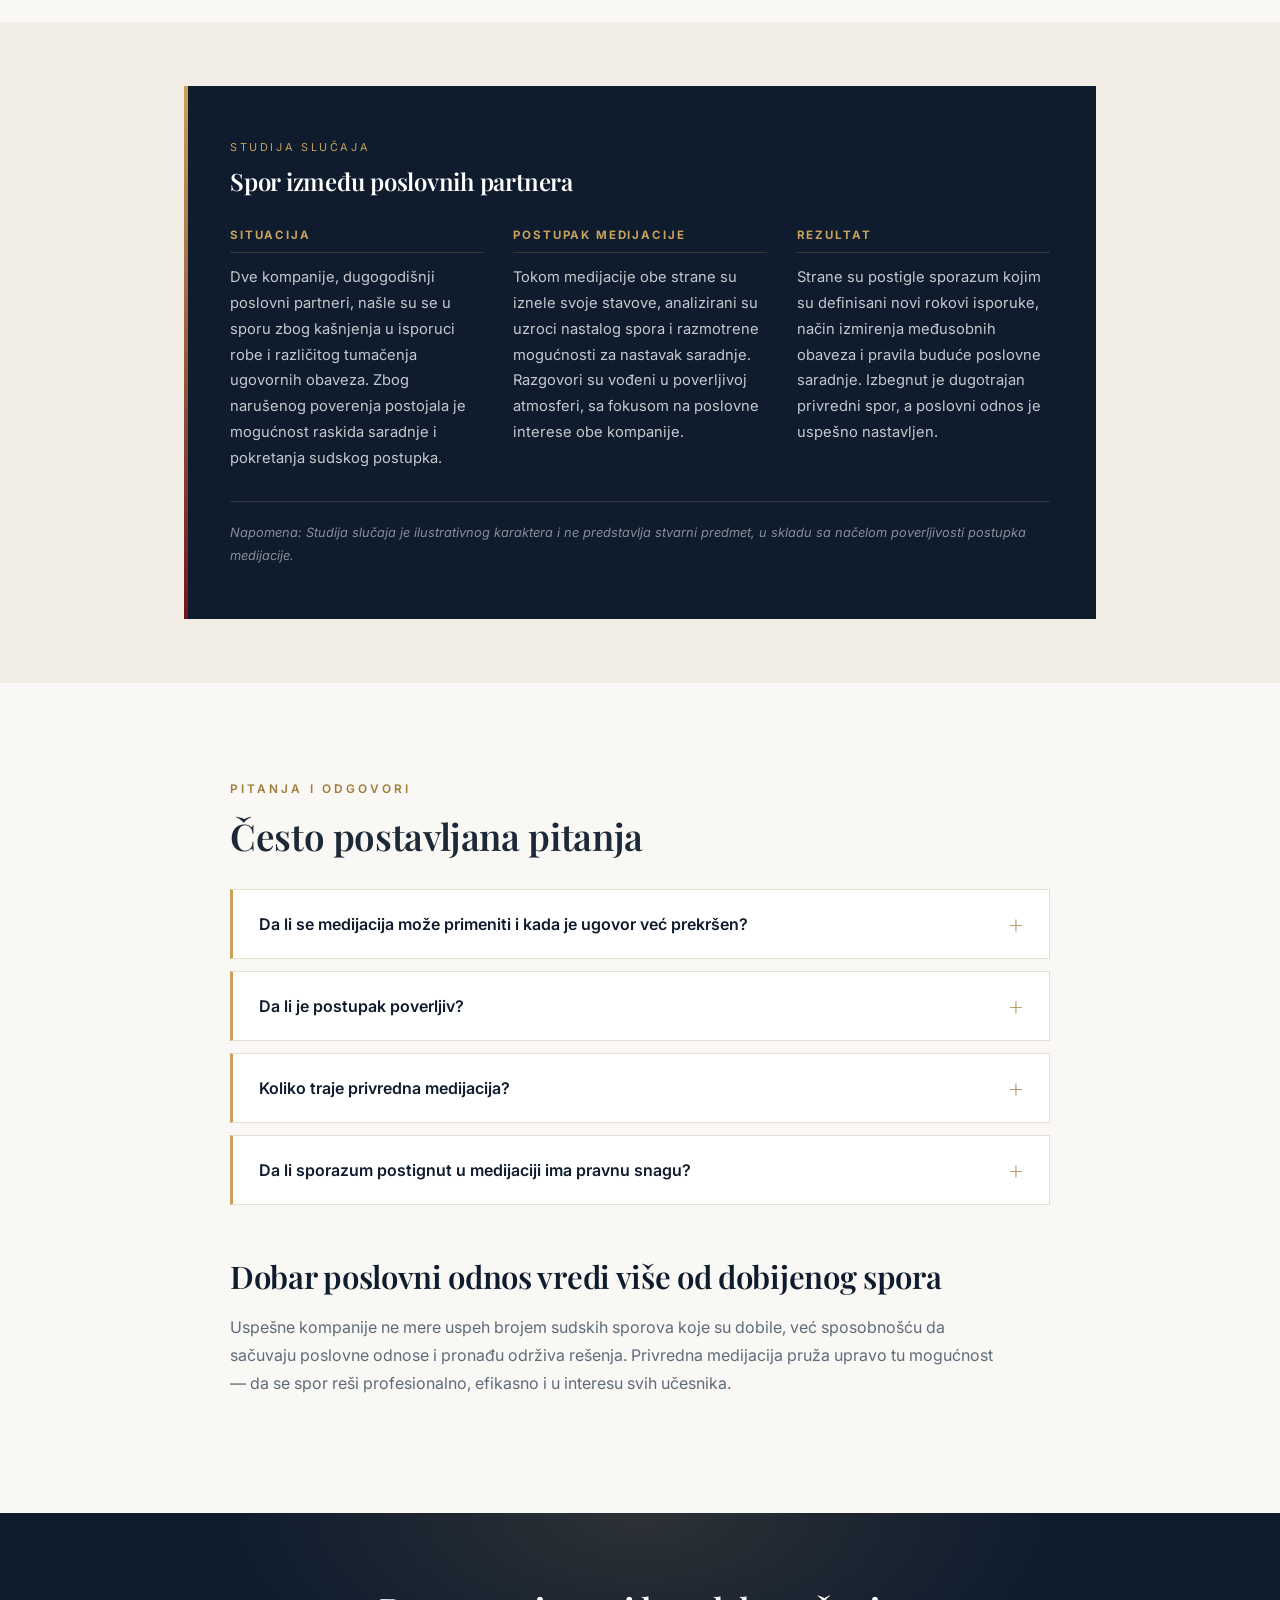
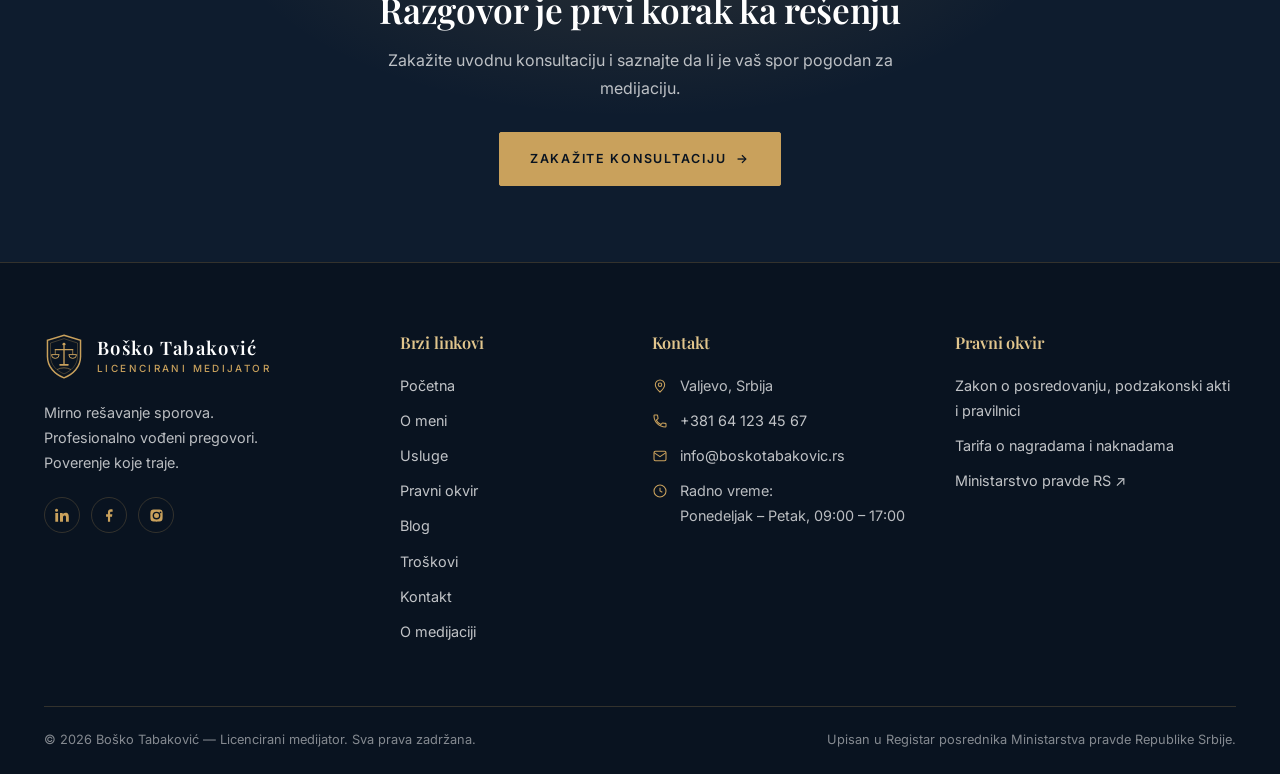
<file: privredna-medijacija.html>
<!DOCTYPE html>
<html lang="sr">
<head>
<meta charset="UTF-8">
<meta name="viewport" content="width=device-width,initial-scale=1">
<title>Privredna medijacija — poslovni sporovi i naplata potraživanja</title>
<meta name="description" content="Privredna medijacija: ugovorni sporovi, naplata potraživanja, sporovi između poslovnih partnera i osnivača. Brzo, poverljivo i uz očuvanje saradnje.">
<meta property="og:title" content="Privredna medijacija — poslovni sporovi i naplata potraživanja">
<meta property="og:description" content="Privredna medijacija: ugovorni sporovi, naplata potraživanja, sporovi između poslovnih partnera i osnivača. Brzo, poverljivo i uz očuvanje saradnje.">
<meta property="og:type" content="website">
<link rel="preconnect" href="https://fonts.googleapis.com">
<link rel="preconnect" href="https://fonts.gstatic.com" crossorigin>
<link href="https://fonts.googleapis.com/css2?family=Playfair+Display:ital,wght@0,500;0,600;0,700;1,500;1,600&family=Inter:wght@400;500;600;700&display=swap" rel="stylesheet">
<link rel="stylesheet" href="style.css?v=4">
</head>
<body>
<a class="skip" href="#main">Preskoči na sadržaj</a>
<header class="site-header">
  <div class="wrap">
    <a class="brand" href="index.html">
      <svg viewBox="0 0 44 54" aria-hidden="true">
<path d="M22 2.5 41 8.5V27c0 12-8.5 20.5-19 24.5C11.5 47.5 3 39 3 27V8.5Z" fill="none" stroke="#c9a15c" stroke-width="1.7"/>
<path d="M22 6.5 37.5 11.5V27c0 9.5-7 16.5-15.5 20C13.5 43.5 6.5 36.5 6.5 27V11.5Z" fill="none" stroke="#c9a15c" stroke-width=".7" opacity=".5"/>
<circle cx="22" cy="13" r="1.7" fill="#c9a15c"/>
<line x1="22" y1="14.5" x2="22" y2="36" stroke="#c9a15c" stroke-width="1.5"/>
<line x1="12" y1="19" x2="32" y2="19" stroke="#c9a15c" stroke-width="1.5" stroke-linecap="round"/>
<line x1="12" y1="19" x2="12" y2="24.6" stroke="#c9a15c" stroke-width=".8"/>
<line x1="32" y1="19" x2="32" y2="24.6" stroke="#c9a15c" stroke-width=".8"/>
<path d="M7.6 24.8a4.4 4.4 0 0 0 8.8 0Z" fill="none" stroke="#c9a15c" stroke-width="1.1"/>
<path d="M27.6 24.8a4.4 4.4 0 0 0 8.8 0Z" fill="none" stroke="#c9a15c" stroke-width="1.1"/>
<rect x="16.5" y="35.5" width="11" height="2" rx="1" fill="#c9a15c"/>
<path d="M14 42q8-4 16 0" fill="none" stroke="#c9a15c" stroke-width=".9" opacity=".7"/>
</svg>
      <span class="brand-text">
        <span class="brand-name">Boško Tabaković</span>
        <span class="brand-role">Licencirani medijator</span>
      </span>
    </a>
    <button class="burger" id="burger" aria-label="Otvori meni" aria-expanded="false" aria-controls="nav">
      <span></span><span></span><span></span>
    </button>
    <nav class="nav" id="nav"><a href="index.html">Početna</a><a href="o-meni.html">O meni</a><a href="usluge.html" class="active">Usluge</a><a href="pravni-okvir.html">Pravni okvir</a><a href="blog.html">Blog</a><a href="troskovi.html">Troškovi</a><a href="kontakt.html">Kontakt</a></nav>
    <a class="btn btn-burgundy header-cta" href="kontakt.html">Zakažite konsultaciju</a>
  </div>
</header>

<div class="contact-rail">
  <a href="tel:+381641234567"><span class="ic ic-phone"><svg viewBox="0 0 24 24" width="19" height="19" fill="#c9a15c"><path d="M6.6 10.8a15.1 15.1 0 0 0 6.6 6.6l2.2-2.2a1 1 0 0 1 1-.2c1.1.4 2.3.6 3.6.6a1 1 0 0 1 1 1V20a1 1 0 0 1-1 1A17 17 0 0 1 3 4a1 1 0 0 1 1-1h3.5a1 1 0 0 1 1 1c0 1.2.2 2.4.6 3.6a1 1 0 0 1-.2 1Z"/></svg></span>Pozovite</a>
  <a href="viber://chat?number=%2B381641234567"><span class="ic ic-viber"><svg viewBox="0 0 24 24" width="19" height="19" fill="#fff"><path d="M12 2C7 2 3 5.4 3 9.6c0 2.3 1.2 4.3 3.1 5.7v3.4l2.9-1.7c1 .2 1.9.4 3 .4 5 0 9-3.4 9-7.8S17 2 12 2Zm0 1.6c4.1 0 7.4 2.7 7.4 6.2S16.1 16 12 16c-1 0-1.9-.1-2.8-.4l-.4-.1-1.6 1v-1.9l-.4-.3C5.2 13.2 4.3 11.5 4.3 9.8c0-3.5 3.5-6.2 7.7-6.2Z"/><path d="M8.6 7.1c.2-.1.5 0 .6.2l.7 1.2c.1.2.1.5-.1.7l-.4.4c.4.8 1 1.4 1.9 1.8l.4-.4c.2-.2.5-.2.7-.1l1.2.7c.2.1.3.4.2.6-.3.7-1 1.1-1.7 1-2-.3-3.9-2-4.4-4-.2-.7.2-1.5.9-2.1Z"/></svg></span>Viber</a>
  <a href="https://wa.me/381641234567"><span class="ic ic-wa"><svg viewBox="0 0 24 24" width="19" height="19" fill="#fff"><path d="M12 2a10 10 0 0 0-8.6 15L2 22l5.2-1.4A10 10 0 1 0 12 2Zm0 1.8a8.2 8.2 0 1 1-4.2 15.2l-.3-.2-3 .8.8-2.9-.2-.3A8.2 8.2 0 0 1 12 3.8Z"/><path d="M8.9 7.3c.2 0 .4 0 .5.4l.7 1.6c.1.2 0 .4-.1.5l-.5.6c-.1.1-.2.3 0 .5.5.9 1.5 1.8 2.5 2.2.2.1.4.1.5-.1l.5-.6c.1-.2.3-.2.5-.1l1.6.8c.2.1.3.3.2.5-.2.8-1 1.4-1.9 1.5-2.4-.2-4.8-2.5-5.3-4.9-.1-.9.4-1.8 1.2-2.2.1-.1.3-.1.6-.1Z"/></svg></span>WhatsApp</a>
</div>

<main id="main">
<section class="page-hero">
  <div class="wrap">
    <div class="crumbs"><a href="index.html">Početna</a> &nbsp;/&nbsp; Privredna medijacija</div>
    <h1>Privredna medijacija</h1>
    <p class="sub">Poslovna rešenja koja štede vreme, novac i poslovne odnose.</p>
  </div>
</section>

<section class="section bg-cream">
  <div class="wrap">
    <div class="prose" style="max-width:76ch;margin:0 auto">
      <p class="strong-lead">U poslovnom svetu vreme predstavlja jedan od najvrednijih resursa. Dugotrajni sudski postupci često dovode do povećanih troškova, prekida poslovne saradnje i narušavanja poverenja između poslovnih partnera.</p>
      <p>Privredna medijacija pruža mogućnost da se sporovi reše brzo, poverljivo i efikasno, uz pomoć nepristrasnog i licenciranog medijatora. Cilj nije utvrđivanje pobednika i gubitnika, već pronalaženje rešenja koje omogućava nastavak poslovanja i očuvanje poslovnih odnosa.</p><p>Za razliku od sudskog postupka, medijacija omogućava stranama da zadrže kontrolu nad procesom i zajednički oblikuju sporazum koji odgovara njihovim poslovnim interesima.</p>
      <h2>Kada je privredna medijacija pravi izbor?</h2>
      <p>Privredna medijacija može biti pogodna za rešavanje sporova koji se odnose na:</p>
      <ul><li>neispunjenje ili neuredno ispunjenje ugovornih obaveza,</li><li>naplatu potraživanja,</li><li>sporove između privrednih društava,</li><li>sporove između poslovnih partnera,</li><li>nesuglasice u vezi sa pružanjem usluga ili isporukom robe,</li><li>sporove između članova društva ili osnivača,</li><li>sporove nastale tokom realizacije poslovnih projekata,</li><li>druga privredna pitanja u kojima je moguće postići sporazumno rešenje.</li></ul>
      <h2>Prednosti</h2>
      <ul class="tick-list"><li>Brže rešavanje poslovnih sporova.</li><li>Potpuna poverljivost postupka.</li><li>Niži troškovi u odnosu na sudski postupak.</li><li>Očuvanje poslovnih odnosa.</li><li>Fleksibilan postupak prilagođen potrebama stranaka.</li><li>Rešenja koja strane same kreiraju i koja su usmerena na buduću saradnju.</li></ul>
    </div>
  </div>
</section>

<section class="section-sm bg-cream2">
  <div class="wrap" style="max-width:1000px">
    <div class="case">
      <div class="case-tag">Studija slučaja</div>
      <h3>Spor između poslovnih partnera</h3>
      <div class="case-grid">
        <div class="case-block"><h4>Situacija</h4><p>Dve kompanije, dugogodišnji poslovni partneri, našle su se u sporu zbog kašnjenja u isporuci robe i različitog tumačenja ugovornih obaveza. Zbog narušenog poverenja postojala je mogućnost raskida saradnje i pokretanja sudskog postupka.</p></div>
        <div class="case-block"><h4>Postupak medijacije</h4><p>Tokom medijacije obe strane su iznele svoje stavove, analizirani su uzroci nastalog spora i razmotrene mogućnosti za nastavak saradnje. Razgovori su vođeni u poverljivoj atmosferi, sa fokusom na poslovne interese obe kompanije.</p></div>
        <div class="case-block"><h4>Rezultat</h4><p>Strane su postigle sporazum kojim su definisani novi rokovi isporuke, način izmirenja međusobnih obaveza i pravila buduće poslovne saradnje. Izbegnut je dugotrajan privredni spor, a poslovni odnos je uspešno nastavljen.</p></div>
      </div>
      <p class="case-note">Napomena: Studija slučaja je ilustrativnog karaktera i ne predstavlja stvarni predmet, u skladu sa načelom poverljivosti postupka medijacije.</p>
    </div>
  </div>
</section>

<section class="section bg-cream">
  <div class="wrap">
    <div style="max-width:820px;margin:0 auto">
      <div class="eyebrow">Pitanja i odgovori</div>
      <h2 class="title-md" style="margin-bottom:30px">Često postavljana pitanja</h2>
      <div class="faq"><details><summary>Da li se medijacija može primeniti i kada je ugovor već prekršen?</summary><p>Da. U mnogim slučajevima upravo nakon nastanka spora medijacija omogućava stranama da pronađu prihvatljivo rešenje i nastave poslovnu saradnju.</p></details><details><summary>Da li je postupak poverljiv?</summary><p>Da. Sve informacije, dokumentacija i pregovori vođeni tokom medijacije ostaju poverljivi, u skladu sa zakonom.</p></details><details><summary>Koliko traje privredna medijacija?</summary><p>Trajanje zavisi od složenosti spora, ali se u praksi najčešće okončava znatno brže od sudskog postupka.</p></details><details><summary>Da li sporazum postignut u medijaciji ima pravnu snagu?</summary><p>Sporazum zaključen u postupku medijacije može, pod uslovima propisanim zakonom, steći svojstvo izvršne isprave.</p></details></div>
      <div class="prose" style="margin-top:52px">
        <h2 style="margin-top:0">Dobar poslovni odnos vredi više od dobijenog spora</h2>
        <p>Uspešne kompanije ne mere uspeh brojem sudskih sporova koje su dobile, već sposobnošću da sačuvaju poslovne odnose i pronađu održiva rešenja. Privredna medijacija pruža upravo tu mogućnost — da se spor reši profesionalno, efikasno i u interesu svih učesnika.</p>
      </div>
    </div>
  </div>
</section>
<section class="cta-band">
  <div class="wrap">
    <h2>Razgovor je prvi korak ka rešenju</h2>
    <p>Zakažite uvodnu konsultaciju i saznajte da li je vaš spor pogodan za medijaciju.</p>
    <a class="btn btn-gold" href="kontakt.html">Zakažite konsultaciju <span class="arr">&rarr;</span></a>
  </div>
</section>
</main>

<footer class="site-footer">
  <div class="wrap">
    <div class="foot-grid">
      <div>
        <div class="foot-brand">
          <svg viewBox="0 0 44 54" aria-hidden="true">
<path d="M22 2.5 41 8.5V27c0 12-8.5 20.5-19 24.5C11.5 47.5 3 39 3 27V8.5Z" fill="none" stroke="#c9a15c" stroke-width="1.7"/>
<path d="M22 6.5 37.5 11.5V27c0 9.5-7 16.5-15.5 20C13.5 43.5 6.5 36.5 6.5 27V11.5Z" fill="none" stroke="#c9a15c" stroke-width=".7" opacity=".5"/>
<circle cx="22" cy="13" r="1.7" fill="#c9a15c"/>
<line x1="22" y1="14.5" x2="22" y2="36" stroke="#c9a15c" stroke-width="1.5"/>
<line x1="12" y1="19" x2="32" y2="19" stroke="#c9a15c" stroke-width="1.5" stroke-linecap="round"/>
<line x1="12" y1="19" x2="12" y2="24.6" stroke="#c9a15c" stroke-width=".8"/>
<line x1="32" y1="19" x2="32" y2="24.6" stroke="#c9a15c" stroke-width=".8"/>
<path d="M7.6 24.8a4.4 4.4 0 0 0 8.8 0Z" fill="none" stroke="#c9a15c" stroke-width="1.1"/>
<path d="M27.6 24.8a4.4 4.4 0 0 0 8.8 0Z" fill="none" stroke="#c9a15c" stroke-width="1.1"/>
<rect x="16.5" y="35.5" width="11" height="2" rx="1" fill="#c9a15c"/>
<path d="M14 42q8-4 16 0" fill="none" stroke="#c9a15c" stroke-width=".9" opacity=".7"/>
</svg>
          <span class="brand-text">
            <span class="brand-name">Boško Tabaković</span>
            <span class="brand-role">Licencirani medijator</span>
          </span>
        </div>
        <p>Mirno rešavanje sporova.<br>Profesionalno vođeni pregovori.<br>Poverenje koje traje.</p>
        <div class="socials">
          <a href="#" aria-label="LinkedIn"><svg viewBox="0 0 24 24"><path d="M4.98 3.5a2.49 2.49 0 1 1-4.98 0 2.49 2.49 0 0 1 4.98 0ZM.5 8H5v14H.5Zm7.5 0h4.3v1.9h.1c.6-1.1 2.1-2.3 4.3-2.3 4.6 0 5.4 3 5.4 6.9V22h-4.5v-6.6c0-1.6 0-3.6-2.2-3.6s-2.6 1.7-2.6 3.5V22H8Z"/></svg></a>
          <a href="#" aria-label="Facebook"><svg viewBox="0 0 24 24"><path d="M13 22v-8h3l.5-4H13V7.5c0-1 .3-1.5 1.6-1.5H17V2.2c-.6-.1-1.7-.2-2.9-.2C11.4 2 9.5 3.7 9.5 6.9V10h-3v4h3v8Z"/></svg></a>
          <a href="#" aria-label="Instagram"><svg viewBox="0 0 24 24"><path d="M12 2.2c3.2 0 3.6 0 4.8.1 3.3.1 4.8 1.7 4.9 4.9.1 1.3.1 1.6.1 4.8s0 3.6-.1 4.8c-.1 3.2-1.7 4.8-4.9 4.9-1.3.1-1.6.1-4.8.1s-3.6 0-4.8-.1c-3.3-.1-4.8-1.7-4.9-4.9-.1-1.2-.1-1.6-.1-4.8s0-3.6.1-4.8C2.4 4 4 2.4 7.2 2.3 8.4 2.2 8.8 2.2 12 2.2Zm0 3.6a6.2 6.2 0 1 0 0 12.4 6.2 6.2 0 0 0 0-12.4Zm0 10.2a4 4 0 1 1 0-8 4 4 0 0 1 0 8Zm6.4-10.4a1.44 1.44 0 1 0 0 2.9 1.44 1.44 0 0 0 0-2.9Z"/></svg></a>
        </div>
      </div>
      <div>
        <h4>Brzi linkovi</h4>
        <ul><li><a href="index.html">Početna</a></li><li><a href="o-meni.html">O meni</a></li><li><a href="usluge.html">Usluge</a></li><li><a href="pravni-okvir.html">Pravni okvir</a></li><li><a href="blog.html">Blog</a></li><li><a href="troskovi.html">Troškovi</a></li><li><a href="kontakt.html">Kontakt</a></li><li><a href="o-medijaciji.html">O medijaciji</a></li></ul>
      </div>
      <div>
        <h4>Kontakt</h4>
        <ul class="foot-contact">
          <li><svg viewBox="0 0 24 24"><path d="M12 21s7-6.3 7-11a7 7 0 1 0-14 0c0 4.7 7 11 7 11Z"/><circle cx="12" cy="10" r="2.6"/></svg><span>Valjevo, Srbija</span></li>
          <li><svg viewBox="0 0 24 24"><path d="M6.6 10.8a15.1 15.1 0 0 0 6.6 6.6l2.2-2.2a1 1 0 0 1 1-.2c1.1.4 2.3.6 3.6.6a1 1 0 0 1 1 1V20a1 1 0 0 1-1 1A17 17 0 0 1 3 4a1 1 0 0 1 1-1h3.5a1 1 0 0 1 1 1c0 1.2.2 2.4.6 3.6a1 1 0 0 1-.2 1Z"/></svg><a href="tel:+381641234567">+381 64 123 45 67</a></li>
          <li><svg viewBox="0 0 24 24"><rect x="3" y="5" width="18" height="14" rx="2"/><path d="m3 7 9 6 9-6"/></svg><a href="mailto:info@boskotabakovic.rs">info@boskotabakovic.rs</a></li>
          <li><svg viewBox="0 0 24 24"><circle cx="12" cy="12" r="9"/><path d="M12 7v5l3.5 2"/></svg><span>Radno vreme:<br>Ponedeljak – Petak, 09:00 – 17:00</span></li>
        </ul>
      </div>
      <div>
        <h4>Pravni okvir</h4>
        <ul>
          <li><a href="pravni-okvir.html">Zakon o posredovanju, podzakonski akti i pravilnici</a></li>
          <li><a href="troskovi.html">Tarifa o nagradama i naknadama</a></li>
          <li><a href="https://mpravde.gov.rs" target="_blank" rel="noopener">Ministarstvo pravde RS &#8599;</a></li>
        </ul>
      </div>
    </div>
    <div class="foot-legal">
      <span>&copy; <span id="god">2026</span> Boško Tabaković — Licencirani medijator. Sva prava zadržana.</span>
      <span>Upisan u Registar posrednika Ministarstva pravde Republike Srbije.</span>
    </div>
  </div>
</footer>
<script src="main.js?v=4"></script>
</body>
</html>
</file>
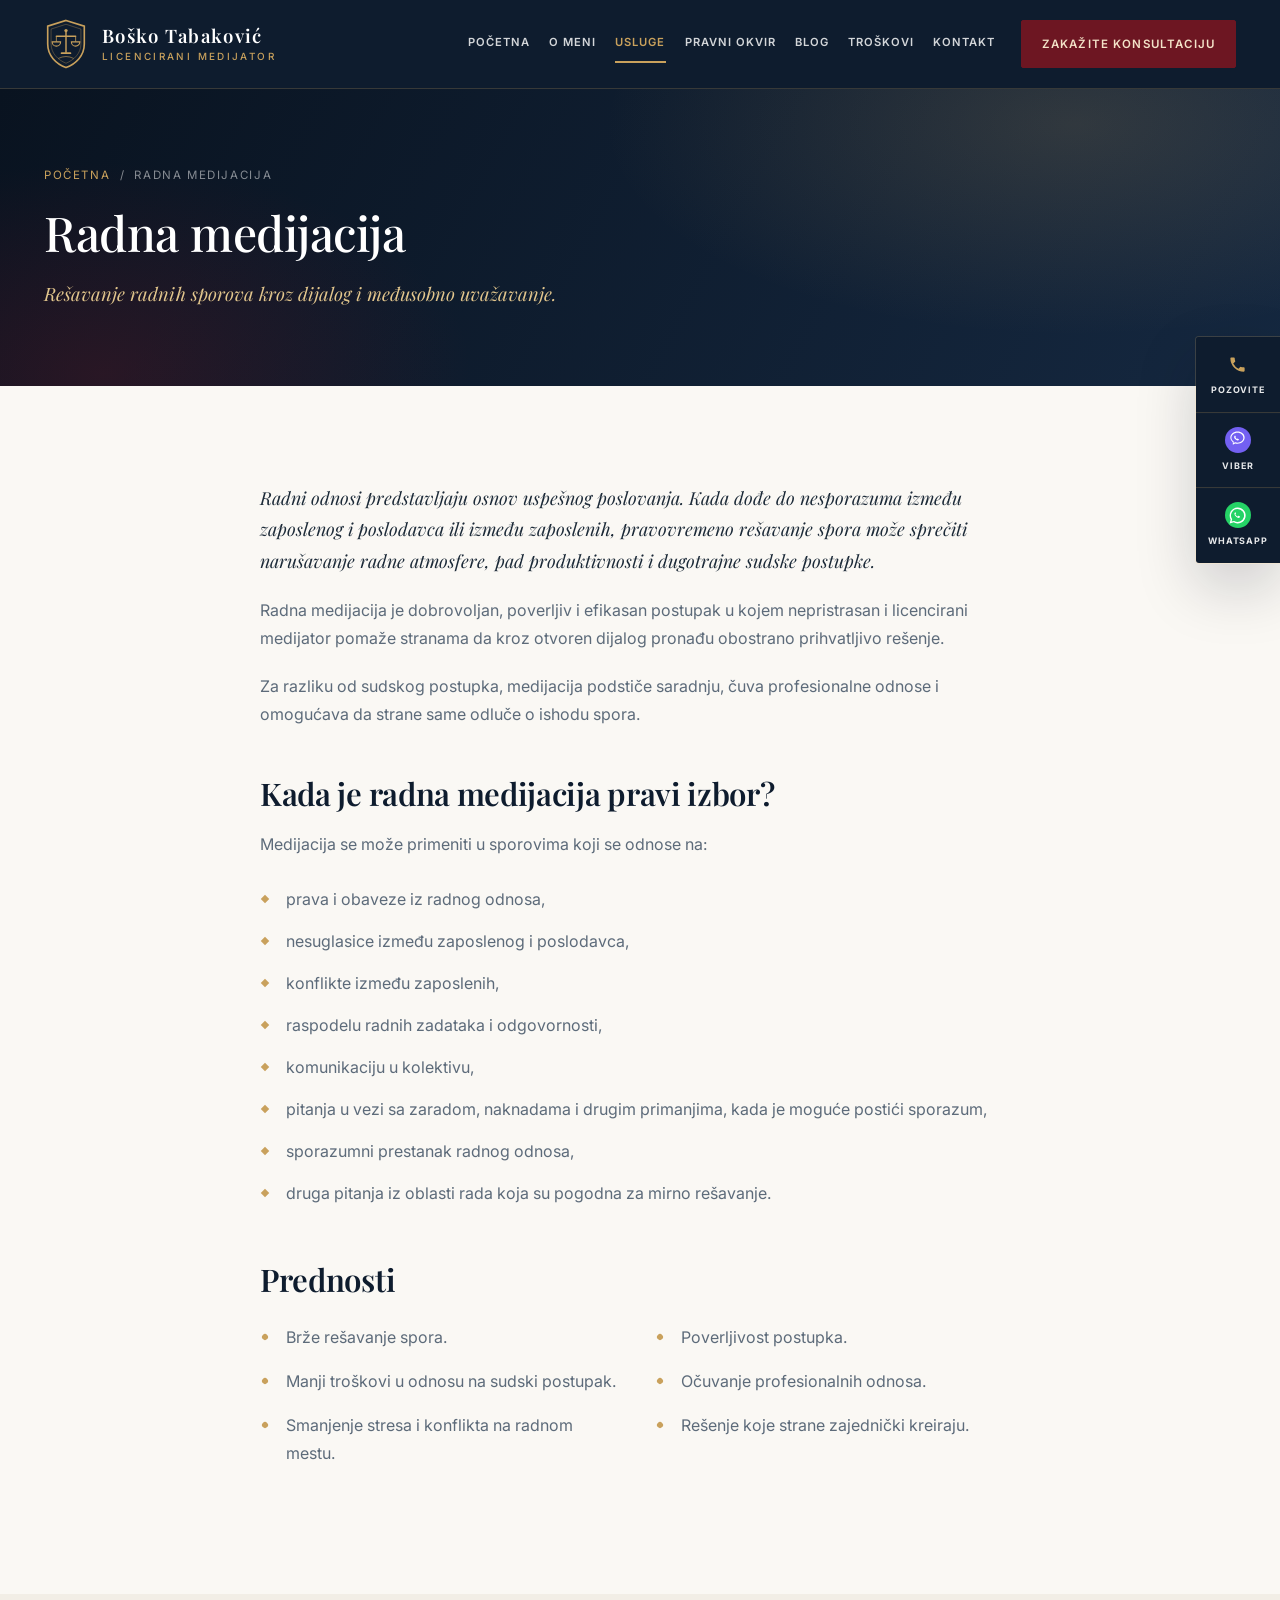
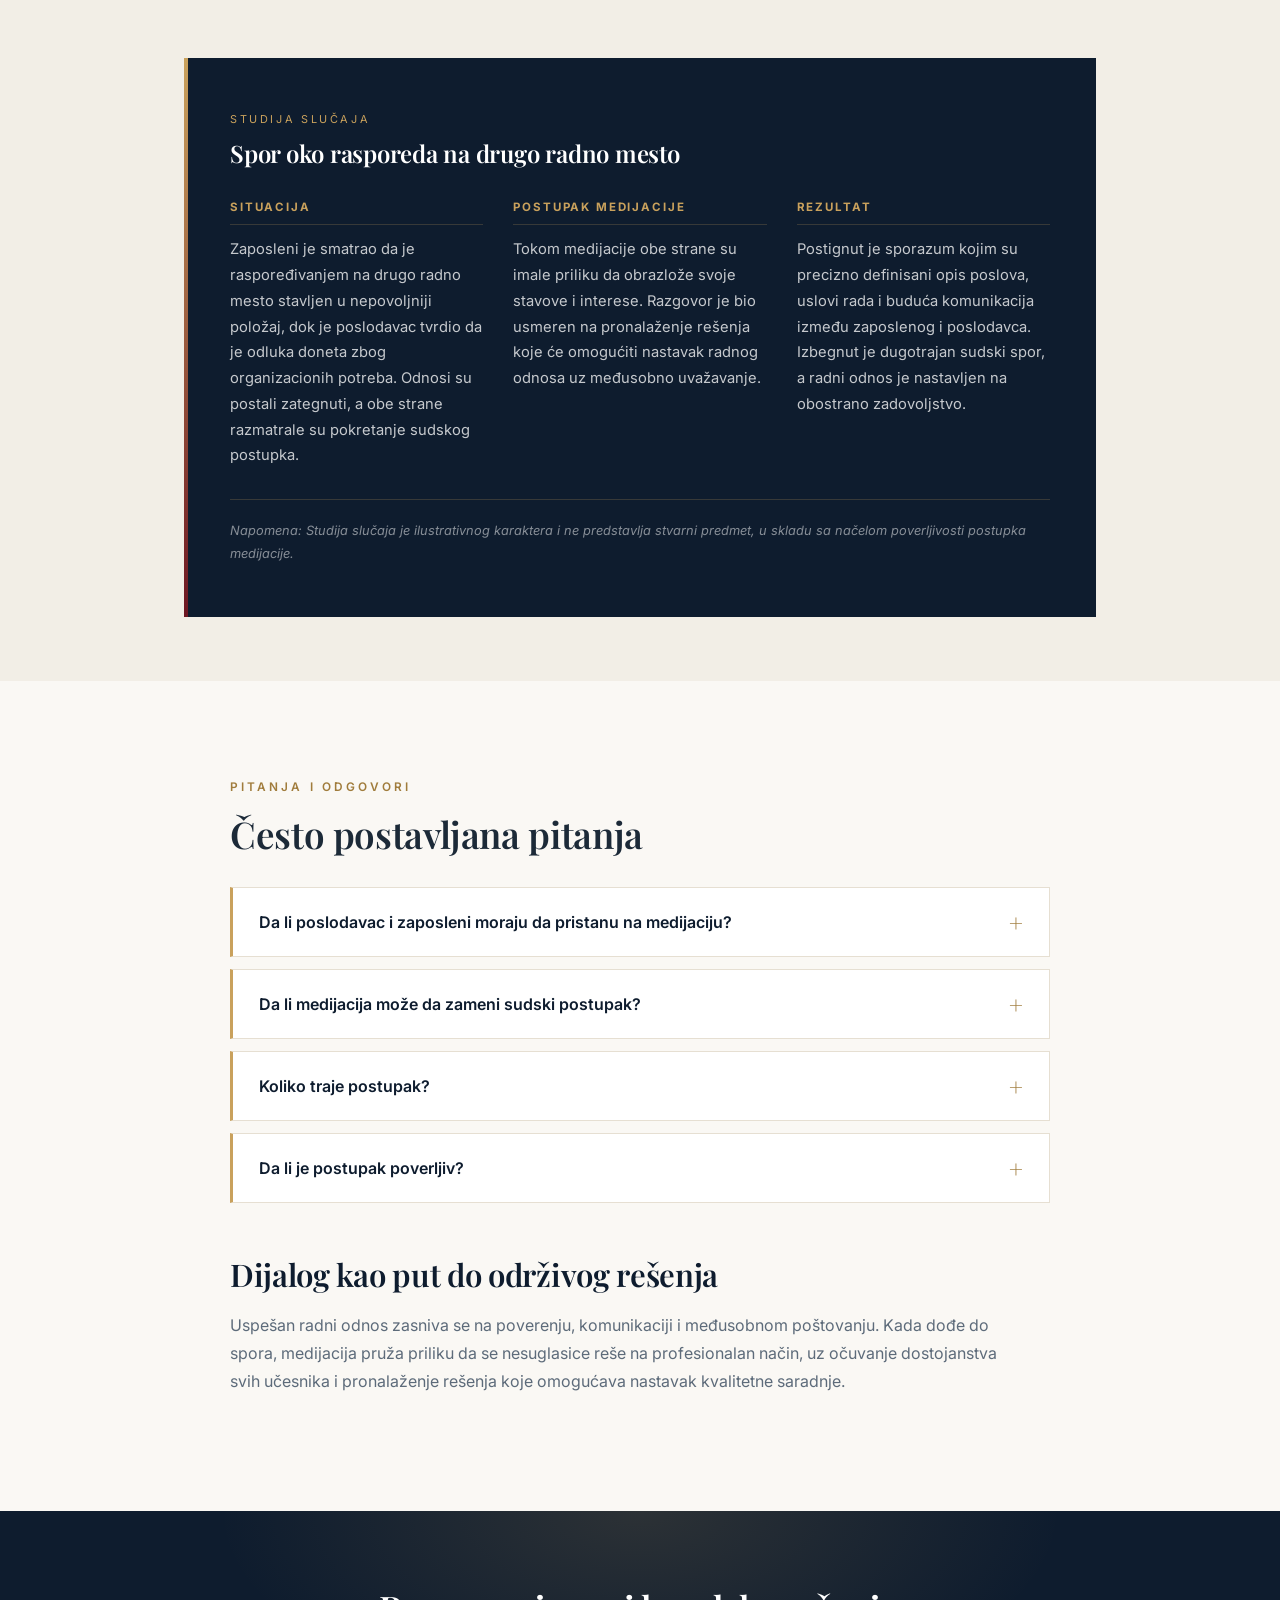
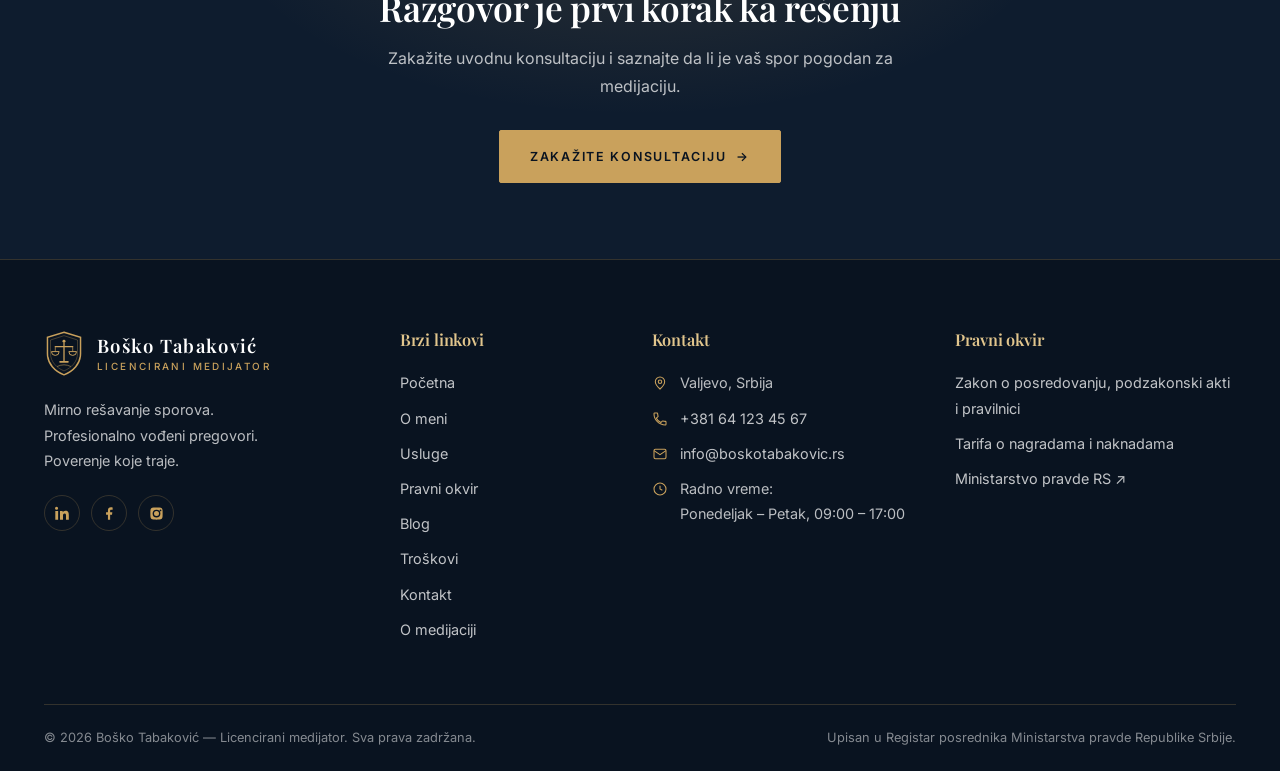
<file: radna-medijacija.html>
<!DOCTYPE html>
<html lang="sr">
<head>
<meta charset="UTF-8">
<meta name="viewport" content="width=device-width,initial-scale=1">
<title>Radna medijacija — sporovi zaposlenih i poslodavaca</title>
<meta name="description" content="Radna medijacija: sporovi iz radnog odnosa, konflikti u kolektivu, sporazumni prestanak radnog odnosa. Brzo, poverljivo i uz očuvanje profesionalnih odnosa.">
<meta property="og:title" content="Radna medijacija — sporovi zaposlenih i poslodavaca">
<meta property="og:description" content="Radna medijacija: sporovi iz radnog odnosa, konflikti u kolektivu, sporazumni prestanak radnog odnosa. Brzo, poverljivo i uz očuvanje profesionalnih odnosa.">
<meta property="og:type" content="website">
<link rel="preconnect" href="https://fonts.googleapis.com">
<link rel="preconnect" href="https://fonts.gstatic.com" crossorigin>
<link href="https://fonts.googleapis.com/css2?family=Playfair+Display:ital,wght@0,500;0,600;0,700;1,500;1,600&family=Inter:wght@400;500;600;700&display=swap" rel="stylesheet">
<link rel="stylesheet" href="style.css?v=4">
</head>
<body>
<a class="skip" href="#main">Preskoči na sadržaj</a>
<header class="site-header">
  <div class="wrap">
    <a class="brand" href="index.html">
      <svg viewBox="0 0 44 54" aria-hidden="true">
<path d="M22 2.5 41 8.5V27c0 12-8.5 20.5-19 24.5C11.5 47.5 3 39 3 27V8.5Z" fill="none" stroke="#c9a15c" stroke-width="1.7"/>
<path d="M22 6.5 37.5 11.5V27c0 9.5-7 16.5-15.5 20C13.5 43.5 6.5 36.5 6.5 27V11.5Z" fill="none" stroke="#c9a15c" stroke-width=".7" opacity=".5"/>
<circle cx="22" cy="13" r="1.7" fill="#c9a15c"/>
<line x1="22" y1="14.5" x2="22" y2="36" stroke="#c9a15c" stroke-width="1.5"/>
<line x1="12" y1="19" x2="32" y2="19" stroke="#c9a15c" stroke-width="1.5" stroke-linecap="round"/>
<line x1="12" y1="19" x2="12" y2="24.6" stroke="#c9a15c" stroke-width=".8"/>
<line x1="32" y1="19" x2="32" y2="24.6" stroke="#c9a15c" stroke-width=".8"/>
<path d="M7.6 24.8a4.4 4.4 0 0 0 8.8 0Z" fill="none" stroke="#c9a15c" stroke-width="1.1"/>
<path d="M27.6 24.8a4.4 4.4 0 0 0 8.8 0Z" fill="none" stroke="#c9a15c" stroke-width="1.1"/>
<rect x="16.5" y="35.5" width="11" height="2" rx="1" fill="#c9a15c"/>
<path d="M14 42q8-4 16 0" fill="none" stroke="#c9a15c" stroke-width=".9" opacity=".7"/>
</svg>
      <span class="brand-text">
        <span class="brand-name">Boško Tabaković</span>
        <span class="brand-role">Licencirani medijator</span>
      </span>
    </a>
    <button class="burger" id="burger" aria-label="Otvori meni" aria-expanded="false" aria-controls="nav">
      <span></span><span></span><span></span>
    </button>
    <nav class="nav" id="nav"><a href="index.html">Početna</a><a href="o-meni.html">O meni</a><a href="usluge.html" class="active">Usluge</a><a href="pravni-okvir.html">Pravni okvir</a><a href="blog.html">Blog</a><a href="troskovi.html">Troškovi</a><a href="kontakt.html">Kontakt</a></nav>
    <a class="btn btn-burgundy header-cta" href="kontakt.html">Zakažite konsultaciju</a>
  </div>
</header>

<div class="contact-rail">
  <a href="tel:+381641234567"><span class="ic ic-phone"><svg viewBox="0 0 24 24" width="19" height="19" fill="#c9a15c"><path d="M6.6 10.8a15.1 15.1 0 0 0 6.6 6.6l2.2-2.2a1 1 0 0 1 1-.2c1.1.4 2.3.6 3.6.6a1 1 0 0 1 1 1V20a1 1 0 0 1-1 1A17 17 0 0 1 3 4a1 1 0 0 1 1-1h3.5a1 1 0 0 1 1 1c0 1.2.2 2.4.6 3.6a1 1 0 0 1-.2 1Z"/></svg></span>Pozovite</a>
  <a href="viber://chat?number=%2B381641234567"><span class="ic ic-viber"><svg viewBox="0 0 24 24" width="19" height="19" fill="#fff"><path d="M12 2C7 2 3 5.4 3 9.6c0 2.3 1.2 4.3 3.1 5.7v3.4l2.9-1.7c1 .2 1.9.4 3 .4 5 0 9-3.4 9-7.8S17 2 12 2Zm0 1.6c4.1 0 7.4 2.7 7.4 6.2S16.1 16 12 16c-1 0-1.9-.1-2.8-.4l-.4-.1-1.6 1v-1.9l-.4-.3C5.2 13.2 4.3 11.5 4.3 9.8c0-3.5 3.5-6.2 7.7-6.2Z"/><path d="M8.6 7.1c.2-.1.5 0 .6.2l.7 1.2c.1.2.1.5-.1.7l-.4.4c.4.8 1 1.4 1.9 1.8l.4-.4c.2-.2.5-.2.7-.1l1.2.7c.2.1.3.4.2.6-.3.7-1 1.1-1.7 1-2-.3-3.9-2-4.4-4-.2-.7.2-1.5.9-2.1Z"/></svg></span>Viber</a>
  <a href="https://wa.me/381641234567"><span class="ic ic-wa"><svg viewBox="0 0 24 24" width="19" height="19" fill="#fff"><path d="M12 2a10 10 0 0 0-8.6 15L2 22l5.2-1.4A10 10 0 1 0 12 2Zm0 1.8a8.2 8.2 0 1 1-4.2 15.2l-.3-.2-3 .8.8-2.9-.2-.3A8.2 8.2 0 0 1 12 3.8Z"/><path d="M8.9 7.3c.2 0 .4 0 .5.4l.7 1.6c.1.2 0 .4-.1.5l-.5.6c-.1.1-.2.3 0 .5.5.9 1.5 1.8 2.5 2.2.2.1.4.1.5-.1l.5-.6c.1-.2.3-.2.5-.1l1.6.8c.2.1.3.3.2.5-.2.8-1 1.4-1.9 1.5-2.4-.2-4.8-2.5-5.3-4.9-.1-.9.4-1.8 1.2-2.2.1-.1.3-.1.6-.1Z"/></svg></span>WhatsApp</a>
</div>

<main id="main">
<section class="page-hero">
  <div class="wrap">
    <div class="crumbs"><a href="index.html">Početna</a> &nbsp;/&nbsp; Radna medijacija</div>
    <h1>Radna medijacija</h1>
    <p class="sub">Rešavanje radnih sporova kroz dijalog i međusobno uvažavanje.</p>
  </div>
</section>

<section class="section bg-cream">
  <div class="wrap">
    <div class="prose" style="max-width:76ch;margin:0 auto">
      <p class="strong-lead">Radni odnosi predstavljaju osnov uspešnog poslovanja. Kada dođe do nesporazuma između zaposlenog i poslodavca ili između zaposlenih, pravovremeno rešavanje spora može sprečiti narušavanje radne atmosfere, pad produktivnosti i dugotrajne sudske postupke.</p>
      <p>Radna medijacija je dobrovoljan, poverljiv i efikasan postupak u kojem nepristrasan i licencirani medijator pomaže stranama da kroz otvoren dijalog pronađu obostrano prihvatljivo rešenje.</p><p>Za razliku od sudskog postupka, medijacija podstiče saradnju, čuva profesionalne odnose i omogućava da strane same odluče o ishodu spora.</p>
      <h2>Kada je radna medijacija pravi izbor?</h2>
      <p>Medijacija se može primeniti u sporovima koji se odnose na:</p>
      <ul><li>prava i obaveze iz radnog odnosa,</li><li>nesuglasice između zaposlenog i poslodavca,</li><li>konflikte između zaposlenih,</li><li>raspodelu radnih zadataka i odgovornosti,</li><li>komunikaciju u kolektivu,</li><li>pitanja u vezi sa zaradom, naknadama i drugim primanjima, kada je moguće postići sporazum,</li><li>sporazumni prestanak radnog odnosa,</li><li>druga pitanja iz oblasti rada koja su pogodna za mirno rešavanje.</li></ul>
      <h2>Prednosti</h2>
      <ul class="tick-list"><li>Brže rešavanje spora.</li><li>Poverljivost postupka.</li><li>Manji troškovi u odnosu na sudski postupak.</li><li>Očuvanje profesionalnih odnosa.</li><li>Smanjenje stresa i konflikta na radnom mestu.</li><li>Rešenje koje strane zajednički kreiraju.</li></ul>
    </div>
  </div>
</section>

<section class="section-sm bg-cream2">
  <div class="wrap" style="max-width:1000px">
    <div class="case">
      <div class="case-tag">Studija slučaja</div>
      <h3>Spor oko rasporeda na drugo radno mesto</h3>
      <div class="case-grid">
        <div class="case-block"><h4>Situacija</h4><p>Zaposleni je smatrao da je raspoređivanjem na drugo radno mesto stavljen u nepovoljniji položaj, dok je poslodavac tvrdio da je odluka doneta zbog organizacionih potreba. Odnosi su postali zategnuti, a obe strane razmatrale su pokretanje sudskog postupka.</p></div>
        <div class="case-block"><h4>Postupak medijacije</h4><p>Tokom medijacije obe strane su imale priliku da obrazlože svoje stavove i interese. Razgovor je bio usmeren na pronalaženje rešenja koje će omogućiti nastavak radnog odnosa uz međusobno uvažavanje.</p></div>
        <div class="case-block"><h4>Rezultat</h4><p>Postignut je sporazum kojim su precizno definisani opis poslova, uslovi rada i buduća komunikacija između zaposlenog i poslodavca. Izbegnut je dugotrajan sudski spor, a radni odnos je nastavljen na obostrano zadovoljstvo.</p></div>
      </div>
      <p class="case-note">Napomena: Studija slučaja je ilustrativnog karaktera i ne predstavlja stvarni predmet, u skladu sa načelom poverljivosti postupka medijacije.</p>
    </div>
  </div>
</section>

<section class="section bg-cream">
  <div class="wrap">
    <div style="max-width:820px;margin:0 auto">
      <div class="eyebrow">Pitanja i odgovori</div>
      <h2 class="title-md" style="margin-bottom:30px">Često postavljana pitanja</h2>
      <div class="faq"><details><summary>Da li poslodavac i zaposleni moraju da pristanu na medijaciju?</summary><p>Da. Medijacija se zasniva na dobrovoljnosti, osim u slučajevima kada poseban propis predviđa drugačije.</p></details><details><summary>Da li medijacija može da zameni sudski postupak?</summary><p>U mnogim slučajevima može dovesti do sporazuma i sprečiti potrebu za vođenjem sudskog spora. Ako sporazum nije postignut, strane i dalje mogu ostvarivati svoja prava pred nadležnim organima.</p></details><details><summary>Koliko traje postupak?</summary><p>Najčešće od jednog do nekoliko sastanaka, u zavisnosti od prirode i složenosti spora.</p></details><details><summary>Da li je postupak poverljiv?</summary><p>Da. Sve informacije iznete tokom medijacije zaštićene su načelom poverljivosti.</p></details></div>
      <div class="prose" style="margin-top:52px">
        <h2 style="margin-top:0">Dijalog kao put do održivog rešenja</h2>
        <p>Uspešan radni odnos zasniva se na poverenju, komunikaciji i međusobnom poštovanju. Kada dođe do spora, medijacija pruža priliku da se nesuglasice reše na profesionalan način, uz očuvanje dostojanstva svih učesnika i pronalaženje rešenja koje omogućava nastavak kvalitetne saradnje.</p>
      </div>
    </div>
  </div>
</section>
<section class="cta-band">
  <div class="wrap">
    <h2>Razgovor je prvi korak ka rešenju</h2>
    <p>Zakažite uvodnu konsultaciju i saznajte da li je vaš spor pogodan za medijaciju.</p>
    <a class="btn btn-gold" href="kontakt.html">Zakažite konsultaciju <span class="arr">&rarr;</span></a>
  </div>
</section>
</main>

<footer class="site-footer">
  <div class="wrap">
    <div class="foot-grid">
      <div>
        <div class="foot-brand">
          <svg viewBox="0 0 44 54" aria-hidden="true">
<path d="M22 2.5 41 8.5V27c0 12-8.5 20.5-19 24.5C11.5 47.5 3 39 3 27V8.5Z" fill="none" stroke="#c9a15c" stroke-width="1.7"/>
<path d="M22 6.5 37.5 11.5V27c0 9.5-7 16.5-15.5 20C13.5 43.5 6.5 36.5 6.5 27V11.5Z" fill="none" stroke="#c9a15c" stroke-width=".7" opacity=".5"/>
<circle cx="22" cy="13" r="1.7" fill="#c9a15c"/>
<line x1="22" y1="14.5" x2="22" y2="36" stroke="#c9a15c" stroke-width="1.5"/>
<line x1="12" y1="19" x2="32" y2="19" stroke="#c9a15c" stroke-width="1.5" stroke-linecap="round"/>
<line x1="12" y1="19" x2="12" y2="24.6" stroke="#c9a15c" stroke-width=".8"/>
<line x1="32" y1="19" x2="32" y2="24.6" stroke="#c9a15c" stroke-width=".8"/>
<path d="M7.6 24.8a4.4 4.4 0 0 0 8.8 0Z" fill="none" stroke="#c9a15c" stroke-width="1.1"/>
<path d="M27.6 24.8a4.4 4.4 0 0 0 8.8 0Z" fill="none" stroke="#c9a15c" stroke-width="1.1"/>
<rect x="16.5" y="35.5" width="11" height="2" rx="1" fill="#c9a15c"/>
<path d="M14 42q8-4 16 0" fill="none" stroke="#c9a15c" stroke-width=".9" opacity=".7"/>
</svg>
          <span class="brand-text">
            <span class="brand-name">Boško Tabaković</span>
            <span class="brand-role">Licencirani medijator</span>
          </span>
        </div>
        <p>Mirno rešavanje sporova.<br>Profesionalno vođeni pregovori.<br>Poverenje koje traje.</p>
        <div class="socials">
          <a href="#" aria-label="LinkedIn"><svg viewBox="0 0 24 24"><path d="M4.98 3.5a2.49 2.49 0 1 1-4.98 0 2.49 2.49 0 0 1 4.98 0ZM.5 8H5v14H.5Zm7.5 0h4.3v1.9h.1c.6-1.1 2.1-2.3 4.3-2.3 4.6 0 5.4 3 5.4 6.9V22h-4.5v-6.6c0-1.6 0-3.6-2.2-3.6s-2.6 1.7-2.6 3.5V22H8Z"/></svg></a>
          <a href="#" aria-label="Facebook"><svg viewBox="0 0 24 24"><path d="M13 22v-8h3l.5-4H13V7.5c0-1 .3-1.5 1.6-1.5H17V2.2c-.6-.1-1.7-.2-2.9-.2C11.4 2 9.5 3.7 9.5 6.9V10h-3v4h3v8Z"/></svg></a>
          <a href="#" aria-label="Instagram"><svg viewBox="0 0 24 24"><path d="M12 2.2c3.2 0 3.6 0 4.8.1 3.3.1 4.8 1.7 4.9 4.9.1 1.3.1 1.6.1 4.8s0 3.6-.1 4.8c-.1 3.2-1.7 4.8-4.9 4.9-1.3.1-1.6.1-4.8.1s-3.6 0-4.8-.1c-3.3-.1-4.8-1.7-4.9-4.9-.1-1.2-.1-1.6-.1-4.8s0-3.6.1-4.8C2.4 4 4 2.4 7.2 2.3 8.4 2.2 8.8 2.2 12 2.2Zm0 3.6a6.2 6.2 0 1 0 0 12.4 6.2 6.2 0 0 0 0-12.4Zm0 10.2a4 4 0 1 1 0-8 4 4 0 0 1 0 8Zm6.4-10.4a1.44 1.44 0 1 0 0 2.9 1.44 1.44 0 0 0 0-2.9Z"/></svg></a>
        </div>
      </div>
      <div>
        <h4>Brzi linkovi</h4>
        <ul><li><a href="index.html">Početna</a></li><li><a href="o-meni.html">O meni</a></li><li><a href="usluge.html">Usluge</a></li><li><a href="pravni-okvir.html">Pravni okvir</a></li><li><a href="blog.html">Blog</a></li><li><a href="troskovi.html">Troškovi</a></li><li><a href="kontakt.html">Kontakt</a></li><li><a href="o-medijaciji.html">O medijaciji</a></li></ul>
      </div>
      <div>
        <h4>Kontakt</h4>
        <ul class="foot-contact">
          <li><svg viewBox="0 0 24 24"><path d="M12 21s7-6.3 7-11a7 7 0 1 0-14 0c0 4.7 7 11 7 11Z"/><circle cx="12" cy="10" r="2.6"/></svg><span>Valjevo, Srbija</span></li>
          <li><svg viewBox="0 0 24 24"><path d="M6.6 10.8a15.1 15.1 0 0 0 6.6 6.6l2.2-2.2a1 1 0 0 1 1-.2c1.1.4 2.3.6 3.6.6a1 1 0 0 1 1 1V20a1 1 0 0 1-1 1A17 17 0 0 1 3 4a1 1 0 0 1 1-1h3.5a1 1 0 0 1 1 1c0 1.2.2 2.4.6 3.6a1 1 0 0 1-.2 1Z"/></svg><a href="tel:+381641234567">+381 64 123 45 67</a></li>
          <li><svg viewBox="0 0 24 24"><rect x="3" y="5" width="18" height="14" rx="2"/><path d="m3 7 9 6 9-6"/></svg><a href="mailto:info@boskotabakovic.rs">info@boskotabakovic.rs</a></li>
          <li><svg viewBox="0 0 24 24"><circle cx="12" cy="12" r="9"/><path d="M12 7v5l3.5 2"/></svg><span>Radno vreme:<br>Ponedeljak – Petak, 09:00 – 17:00</span></li>
        </ul>
      </div>
      <div>
        <h4>Pravni okvir</h4>
        <ul>
          <li><a href="pravni-okvir.html">Zakon o posredovanju, podzakonski akti i pravilnici</a></li>
          <li><a href="troskovi.html">Tarifa o nagradama i naknadama</a></li>
          <li><a href="https://mpravde.gov.rs" target="_blank" rel="noopener">Ministarstvo pravde RS &#8599;</a></li>
        </ul>
      </div>
    </div>
    <div class="foot-legal">
      <span>&copy; <span id="god">2026</span> Boško Tabaković — Licencirani medijator. Sva prava zadržana.</span>
      <span>Upisan u Registar posrednika Ministarstva pravde Republike Srbije.</span>
    </div>
  </div>
</footer>
<script src="main.js?v=4"></script>
</body>
</html>
</file>
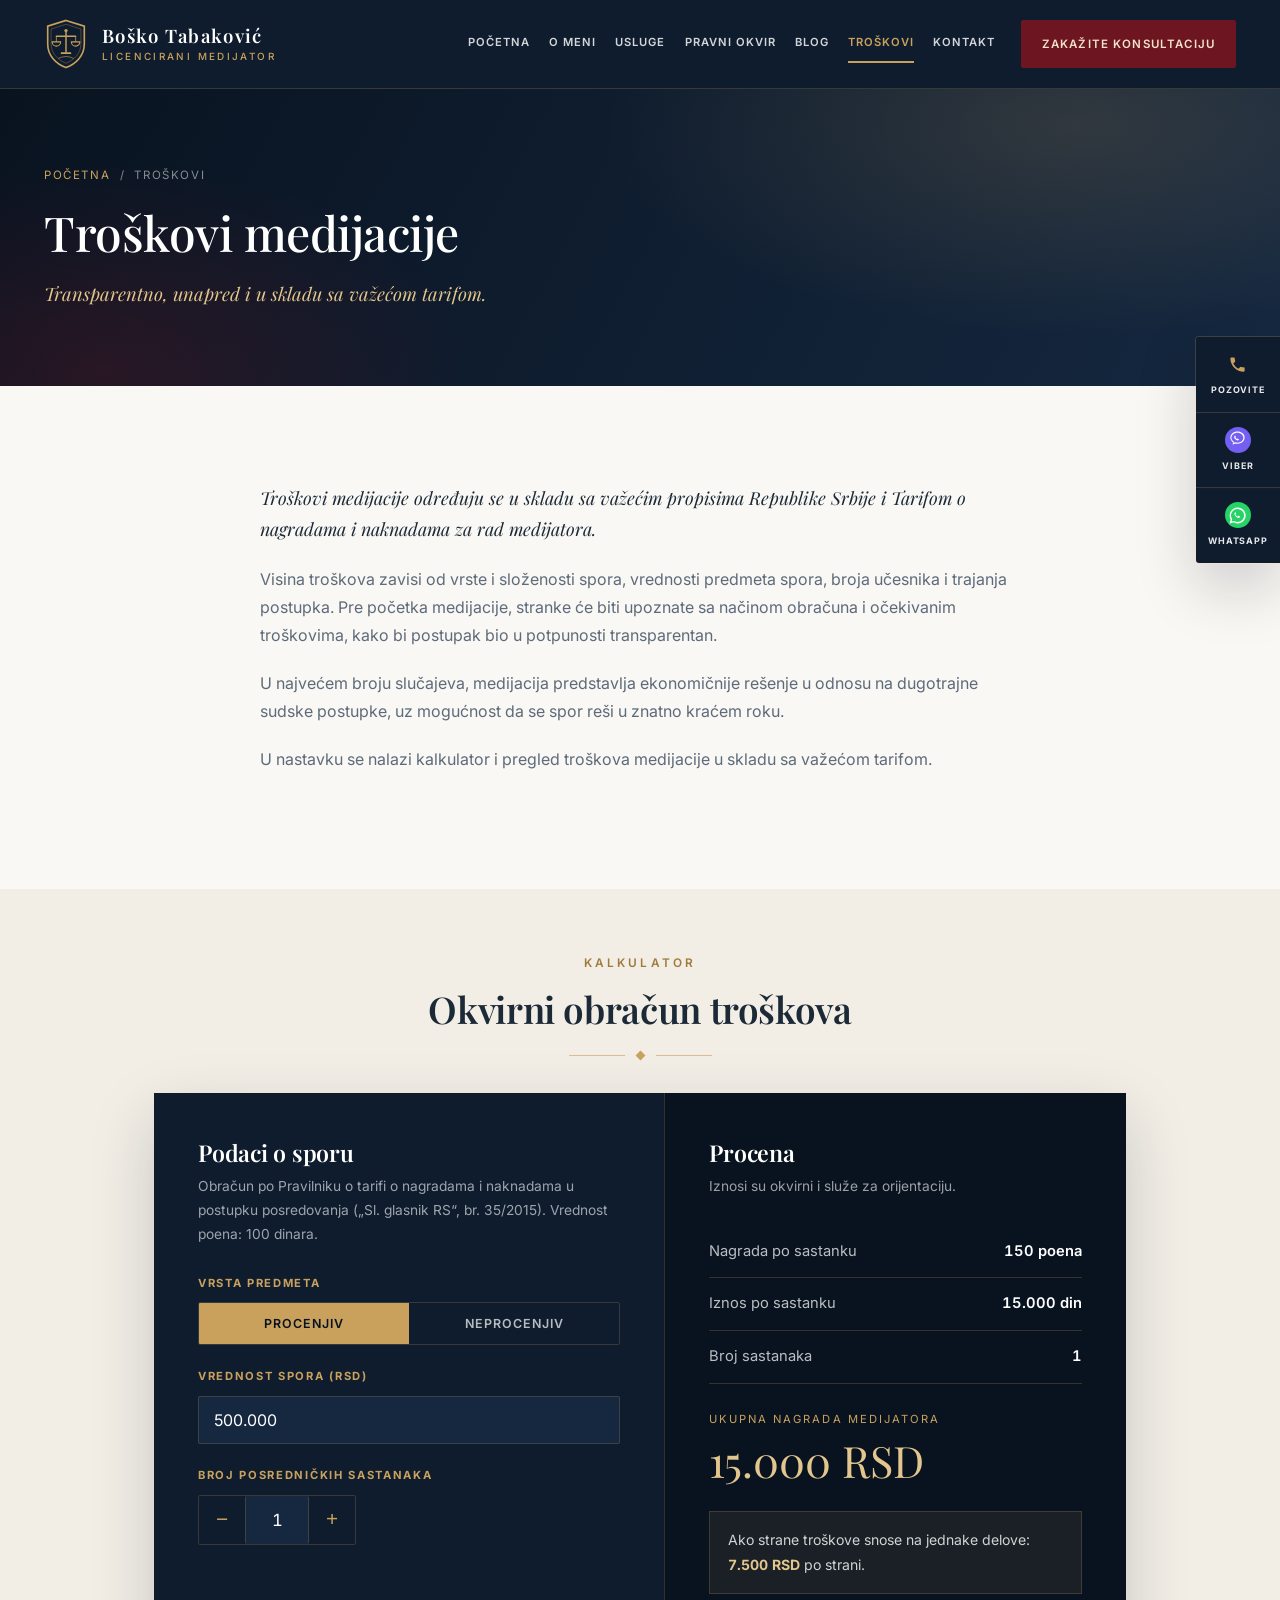
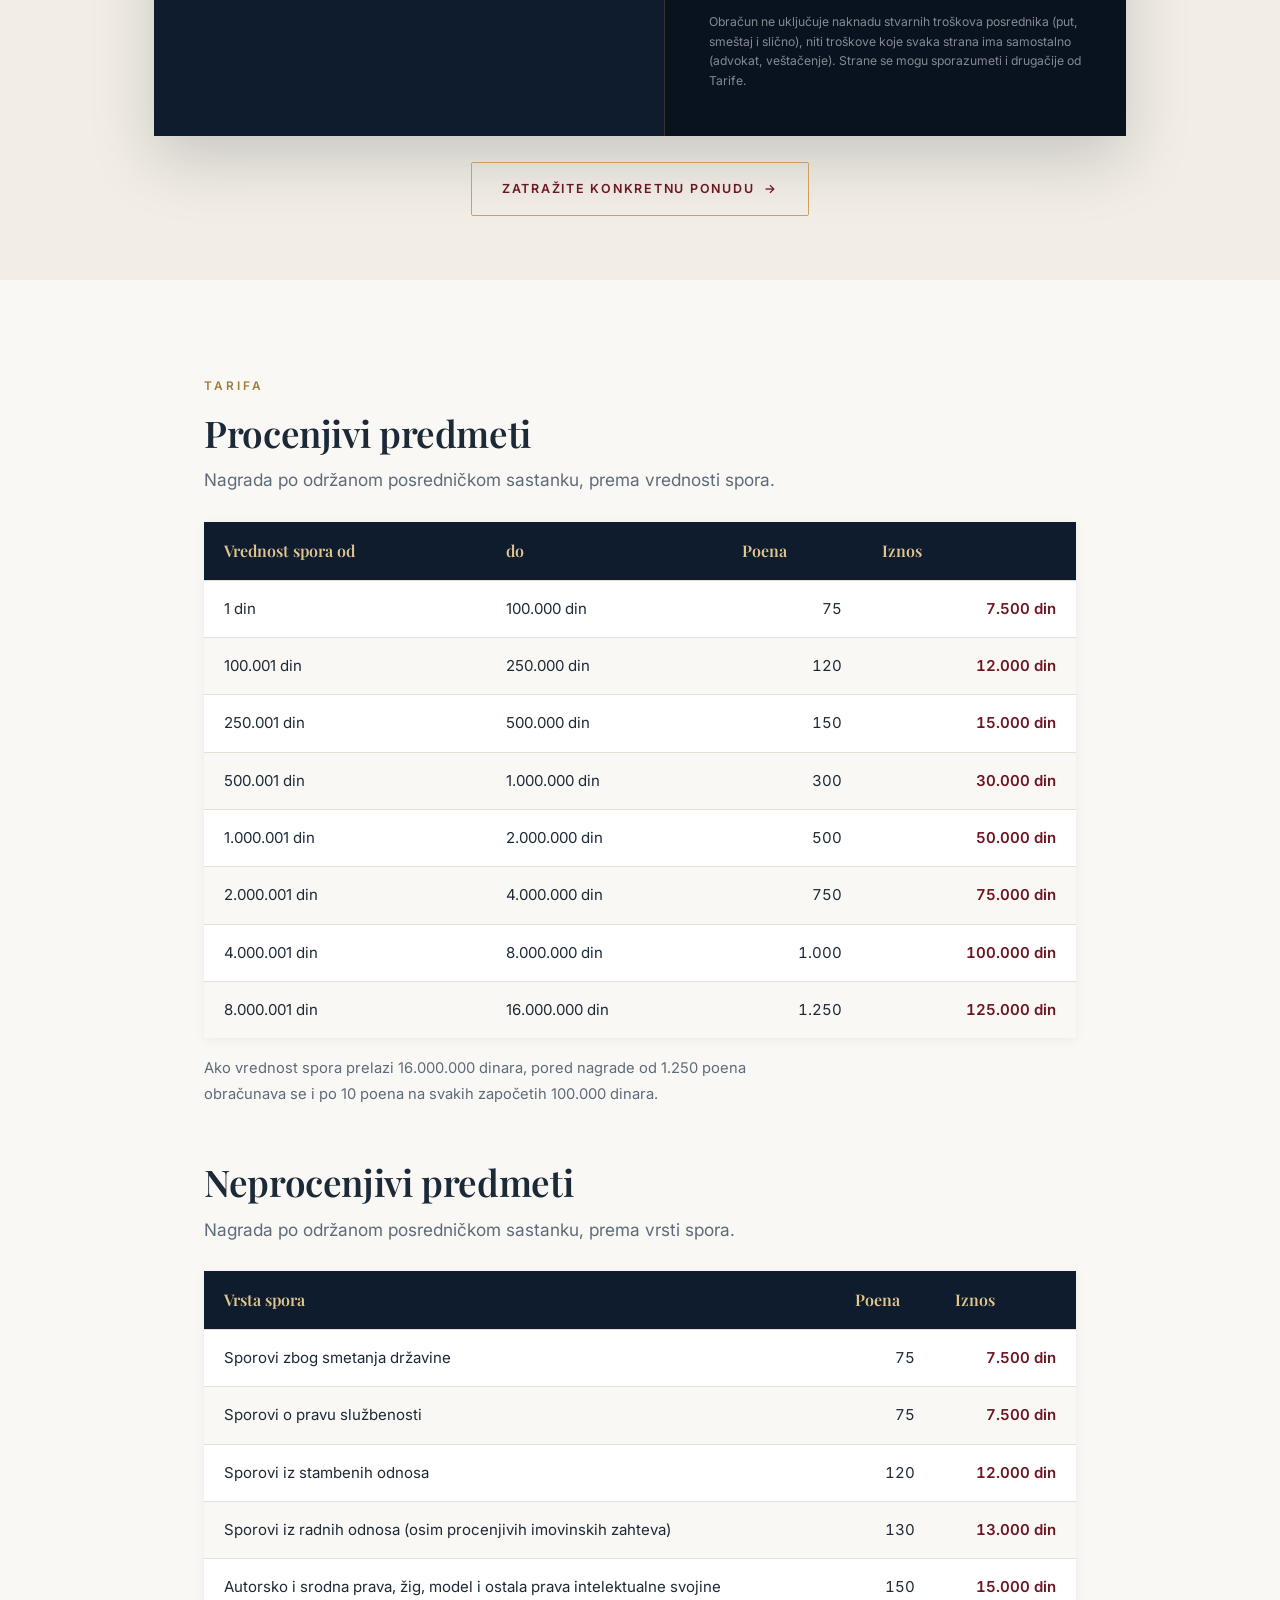
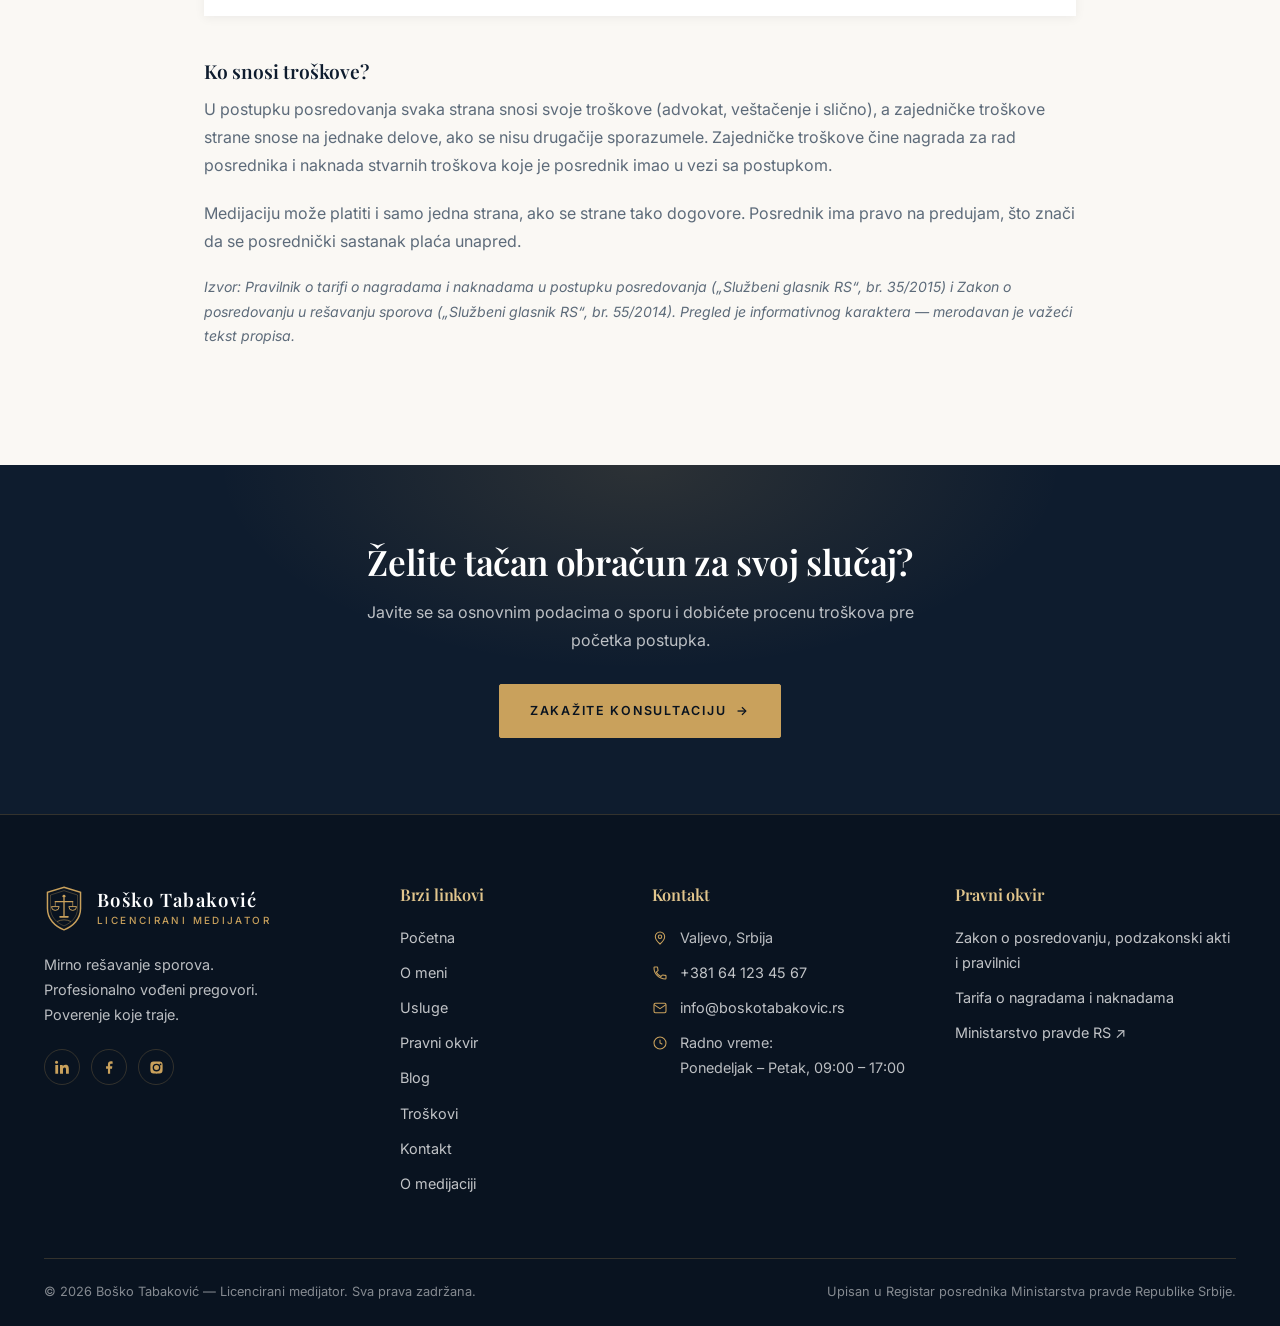
<file: troskovi.html>
<!DOCTYPE html>
<html lang="sr">
<head>
<meta charset="UTF-8">
<meta name="viewport" content="width=device-width,initial-scale=1">
<title>Troškovi medijacije — kalkulator i važeća tarifa</title>
<meta name="description" content="Kalkulator troškova medijacije po Pravilniku o tarifi („Sl. glasnik RS“ 35/2015). Pregled nagrada za procenjive i neprocenjive predmete.">
<meta property="og:title" content="Troškovi medijacije — kalkulator i važeća tarifa">
<meta property="og:description" content="Kalkulator troškova medijacije po Pravilniku o tarifi („Sl. glasnik RS“ 35/2015). Pregled nagrada za procenjive i neprocenjive predmete.">
<meta property="og:type" content="website">
<link rel="preconnect" href="https://fonts.googleapis.com">
<link rel="preconnect" href="https://fonts.gstatic.com" crossorigin>
<link href="https://fonts.googleapis.com/css2?family=Playfair+Display:ital,wght@0,500;0,600;0,700;1,500;1,600&family=Inter:wght@400;500;600;700&display=swap" rel="stylesheet">
<link rel="stylesheet" href="style.css?v=4">
</head>
<body>
<a class="skip" href="#main">Preskoči na sadržaj</a>
<header class="site-header">
  <div class="wrap">
    <a class="brand" href="index.html">
      <svg viewBox="0 0 44 54" aria-hidden="true">
<path d="M22 2.5 41 8.5V27c0 12-8.5 20.5-19 24.5C11.5 47.5 3 39 3 27V8.5Z" fill="none" stroke="#c9a15c" stroke-width="1.7"/>
<path d="M22 6.5 37.5 11.5V27c0 9.5-7 16.5-15.5 20C13.5 43.5 6.5 36.5 6.5 27V11.5Z" fill="none" stroke="#c9a15c" stroke-width=".7" opacity=".5"/>
<circle cx="22" cy="13" r="1.7" fill="#c9a15c"/>
<line x1="22" y1="14.5" x2="22" y2="36" stroke="#c9a15c" stroke-width="1.5"/>
<line x1="12" y1="19" x2="32" y2="19" stroke="#c9a15c" stroke-width="1.5" stroke-linecap="round"/>
<line x1="12" y1="19" x2="12" y2="24.6" stroke="#c9a15c" stroke-width=".8"/>
<line x1="32" y1="19" x2="32" y2="24.6" stroke="#c9a15c" stroke-width=".8"/>
<path d="M7.6 24.8a4.4 4.4 0 0 0 8.8 0Z" fill="none" stroke="#c9a15c" stroke-width="1.1"/>
<path d="M27.6 24.8a4.4 4.4 0 0 0 8.8 0Z" fill="none" stroke="#c9a15c" stroke-width="1.1"/>
<rect x="16.5" y="35.5" width="11" height="2" rx="1" fill="#c9a15c"/>
<path d="M14 42q8-4 16 0" fill="none" stroke="#c9a15c" stroke-width=".9" opacity=".7"/>
</svg>
      <span class="brand-text">
        <span class="brand-name">Boško Tabaković</span>
        <span class="brand-role">Licencirani medijator</span>
      </span>
    </a>
    <button class="burger" id="burger" aria-label="Otvori meni" aria-expanded="false" aria-controls="nav">
      <span></span><span></span><span></span>
    </button>
    <nav class="nav" id="nav"><a href="index.html">Početna</a><a href="o-meni.html">O meni</a><a href="usluge.html">Usluge</a><a href="pravni-okvir.html">Pravni okvir</a><a href="blog.html">Blog</a><a href="troskovi.html" class="active">Troškovi</a><a href="kontakt.html">Kontakt</a></nav>
    <a class="btn btn-burgundy header-cta" href="kontakt.html">Zakažite konsultaciju</a>
  </div>
</header>

<div class="contact-rail">
  <a href="tel:+381641234567"><span class="ic ic-phone"><svg viewBox="0 0 24 24" width="19" height="19" fill="#c9a15c"><path d="M6.6 10.8a15.1 15.1 0 0 0 6.6 6.6l2.2-2.2a1 1 0 0 1 1-.2c1.1.4 2.3.6 3.6.6a1 1 0 0 1 1 1V20a1 1 0 0 1-1 1A17 17 0 0 1 3 4a1 1 0 0 1 1-1h3.5a1 1 0 0 1 1 1c0 1.2.2 2.4.6 3.6a1 1 0 0 1-.2 1Z"/></svg></span>Pozovite</a>
  <a href="viber://chat?number=%2B381641234567"><span class="ic ic-viber"><svg viewBox="0 0 24 24" width="19" height="19" fill="#fff"><path d="M12 2C7 2 3 5.4 3 9.6c0 2.3 1.2 4.3 3.1 5.7v3.4l2.9-1.7c1 .2 1.9.4 3 .4 5 0 9-3.4 9-7.8S17 2 12 2Zm0 1.6c4.1 0 7.4 2.7 7.4 6.2S16.1 16 12 16c-1 0-1.9-.1-2.8-.4l-.4-.1-1.6 1v-1.9l-.4-.3C5.2 13.2 4.3 11.5 4.3 9.8c0-3.5 3.5-6.2 7.7-6.2Z"/><path d="M8.6 7.1c.2-.1.5 0 .6.2l.7 1.2c.1.2.1.5-.1.7l-.4.4c.4.8 1 1.4 1.9 1.8l.4-.4c.2-.2.5-.2.7-.1l1.2.7c.2.1.3.4.2.6-.3.7-1 1.1-1.7 1-2-.3-3.9-2-4.4-4-.2-.7.2-1.5.9-2.1Z"/></svg></span>Viber</a>
  <a href="https://wa.me/381641234567"><span class="ic ic-wa"><svg viewBox="0 0 24 24" width="19" height="19" fill="#fff"><path d="M12 2a10 10 0 0 0-8.6 15L2 22l5.2-1.4A10 10 0 1 0 12 2Zm0 1.8a8.2 8.2 0 1 1-4.2 15.2l-.3-.2-3 .8.8-2.9-.2-.3A8.2 8.2 0 0 1 12 3.8Z"/><path d="M8.9 7.3c.2 0 .4 0 .5.4l.7 1.6c.1.2 0 .4-.1.5l-.5.6c-.1.1-.2.3 0 .5.5.9 1.5 1.8 2.5 2.2.2.1.4.1.5-.1l.5-.6c.1-.2.3-.2.5-.1l1.6.8c.2.1.3.3.2.5-.2.8-1 1.4-1.9 1.5-2.4-.2-4.8-2.5-5.3-4.9-.1-.9.4-1.8 1.2-2.2.1-.1.3-.1.6-.1Z"/></svg></span>WhatsApp</a>
</div>

<main id="main">
<section class="page-hero">
  <div class="wrap">
    <div class="crumbs"><a href="index.html">Početna</a> &nbsp;/&nbsp; Troškovi</div>
    <h1>Troškovi medijacije</h1>
    <p class="sub">Transparentno, unapred i u skladu sa važećom tarifom.</p>
  </div>
</section>

<section class="section bg-cream">
  <div class="wrap">
    <div class="prose" style="max-width:76ch;margin:0 auto">
      <p class="strong-lead">Troškovi medijacije određuju se u skladu sa važećim propisima Republike Srbije i Tarifom o nagradama i naknadama za rad medijatora.</p>
      <p>Visina troškova zavisi od vrste i složenosti spora, vrednosti predmeta spora, broja učesnika i trajanja postupka. Pre početka medijacije, stranke će biti upoznate sa načinom obračuna i očekivanim troškovima, kako bi postupak bio u potpunosti transparentan.</p>
      <p>U najvećem broju slučajeva, medijacija predstavlja ekonomičnije rešenje u odnosu na dugotrajne sudske postupke, uz mogućnost da se spor reši u znatno kraćem roku.</p>
      <p>U nastavku se nalazi kalkulator i pregled troškova medijacije u skladu sa važećom tarifom.</p>
    </div>
  </div>
</section>

<section class="section-sm bg-cream2">
  <div class="wrap" style="max-width:1060px">
    <div class="center" style="margin-bottom:34px">
      <div class="eyebrow">Kalkulator</div>
      <h2 class="title-md">Okvirni obračun troškova</h2>
      <div class="rule-diamond"><span></span></div>
    </div>

    <div class="calc">
      <div class="calc-form">
        <h3>Podaci o sporu</h3>
        <p class="hint">Obračun po Pravilniku o tarifi o nagradama i naknadama u postupku posredovanja („Sl. glasnik RS“, br. 35/2015). Vrednost poena: 100 dinara.</p>

        <div class="field">
          <label>Vrsta predmeta</label>
          <div class="seg" role="group" aria-label="Vrsta predmeta">
            <button type="button" id="btnProc" aria-pressed="true">Procenjiv</button>
            <button type="button" id="btnNepr" aria-pressed="false">Neprocenjiv</button>
          </div>
        </div>

        <div class="field" id="fieldVrednost">
          <label for="vrednost">Vrednost spora (RSD)</label>
          <input type="text" id="vrednost" inputmode="numeric" value="500.000" autocomplete="off">
        </div>

        <div class="field" id="fieldTip" hidden>
          <label for="tipSpora">Vrsta neprocenjivog spora</label>
          <select id="tipSpora">
            <option value="75">Smetanje državine</option>
            <option value="75">Pravo službenosti</option>
            <option value="120">Stambeni odnosi</option>
            <option value="130">Radni odnosi</option>
            <option value="150">Intelektualna svojina (autorsko pravo, žig, model)</option>
          </select>
        </div>

        <div class="field">
          <label for="sesije">Broj posredničkih sastanaka</label>
          <div class="stepper">
            <button type="button" id="minus" aria-label="Smanji broj sastanaka">&minus;</button>
            <input type="text" id="sesije" value="1" inputmode="numeric" aria-label="Broj sastanaka">
            <button type="button" id="plus" aria-label="Povećaj broj sastanaka">+</button>
          </div>
        </div>
      </div>

      <div class="calc-out">
        <h3>Procena</h3>
        <p class="hint">Iznosi su okvirni i služe za orijentaciju.</p>
        <div class="calc-total">
          <div class="calc-row"><span>Nagrada po sastanku</span><span class="v" id="oPoena">300 poena</span></div>
          <div class="calc-row"><span>Iznos po sastanku</span><span class="v" id="oSesija">30.000 din</span></div>
          <div class="calc-row"><span>Broj sastanaka</span><span class="v" id="oBroj">1</span></div>
          <div class="calc-big">
            <div class="lbl">Ukupna nagrada medijatora</div>
            <div class="amt" id="oUkupno">30.000 RSD</div>
          </div>
          <div class="calc-split">
            Ako strane troškove snose na jednake delove:<br>
            <b id="oPoStrani">15.000 RSD</b> po strani.
          </div>
          <p class="calc-note">Obračun ne uključuje naknadu stvarnih troškova posrednika (put, smeštaj i slično), niti troškove koje svaka strana ima samostalno (advokat, veštačenje). Strane se mogu sporazumeti i drugačije od Tarife.</p>
        </div>
      </div>
    </div>
    <p class="center" style="margin-top:26px"><a class="btn btn-outline-dark" href="kontakt.html">Zatražite konkretnu ponudu <span class="arr">&rarr;</span></a></p>
  </div>
</section>

<section class="section bg-cream">
  <div class="wrap" style="max-width:960px">
    <div class="eyebrow">Tarifa</div>
    <h2 class="title-md" style="margin-bottom:10px">Procenjivi predmeti</h2>
    <p class="lead" style="margin-bottom:26px">Nagrada po održanom posredničkom sastanku, prema vrednosti spora.</p>
    <div class="table-wrap">
      <table class="tbl">
        <thead><tr><th>Vrednost spora od</th><th>do</th><th class="num">Poena</th><th class="num">Iznos</th></tr></thead>
        <tbody><tr><td>1 din</td><td>100.000 din</td><td class="num">75</td><td class="num hi">7.500 din</td></tr><tr><td>100.001 din</td><td>250.000 din</td><td class="num">120</td><td class="num hi">12.000 din</td></tr><tr><td>250.001 din</td><td>500.000 din</td><td class="num">150</td><td class="num hi">15.000 din</td></tr><tr><td>500.001 din</td><td>1.000.000 din</td><td class="num">300</td><td class="num hi">30.000 din</td></tr><tr><td>1.000.001 din</td><td>2.000.000 din</td><td class="num">500</td><td class="num hi">50.000 din</td></tr><tr><td>2.000.001 din</td><td>4.000.000 din</td><td class="num">750</td><td class="num hi">75.000 din</td></tr><tr><td>4.000.001 din</td><td>8.000.000 din</td><td class="num">1.000</td><td class="num hi">100.000 din</td></tr><tr><td>8.000.001 din</td><td>16.000.000 din</td><td class="num">1.250</td><td class="num hi">125.000 din</td></tr></tbody>
      </table>
    </div>
    <p class="lead" style="margin-top:18px;font-size:.92rem">Ako vrednost spora prelazi 16.000.000 dinara, pored nagrade od 1.250 poena obračunava se i po 10 poena na svakih započetih 100.000 dinara.</p>

    <h2 class="title-md" style="margin:52px 0 10px">Neprocenjivi predmeti</h2>
    <p class="lead" style="margin-bottom:26px">Nagrada po održanom posredničkom sastanku, prema vrsti spora.</p>
    <div class="table-wrap">
      <table class="tbl">
        <thead><tr><th>Vrsta spora</th><th class="num">Poena</th><th class="num">Iznos</th></tr></thead>
        <tbody><tr><td>Sporovi zbog smetanja državine</td><td class="num">75</td><td class="num hi">7.500 din</td></tr><tr><td>Sporovi o pravu službenosti</td><td class="num">75</td><td class="num hi">7.500 din</td></tr><tr><td>Sporovi iz stambenih odnosa</td><td class="num">120</td><td class="num hi">12.000 din</td></tr><tr><td>Sporovi iz radnih odnosa (osim procenjivih imovinskih zahteva)</td><td class="num">130</td><td class="num hi">13.000 din</td></tr><tr><td>Autorsko i srodna prava, žig, model i ostala prava intelektualne svojine</td><td class="num">150</td><td class="num hi">15.000 din</td></tr></tbody>
      </table>
    </div>

    <div class="prose" style="margin-top:44px;max-width:none">
      <h3>Ko snosi troškove?</h3>
      <p>U postupku posredovanja svaka strana snosi svoje troškove (advokat, veštačenje i slično), a zajedničke troškove strane snose na jednake delove, ako se nisu drugačije sporazumele. Zajedničke troškove čine nagrada za rad posrednika i naknada stvarnih troškova koje je posrednik imao u vezi sa postupkom.</p>
      <p>Medijaciju može platiti i samo jedna strana, ako se strane tako dogovore. Posrednik ima pravo na predujam, što znači da se posrednički sastanak plaća unapred.</p>
      <p style="font-size:.88rem;color:var(--ink-soft)"><em>Izvor: Pravilnik o tarifi o nagradama i naknadama u postupku posredovanja („Službeni glasnik RS“, br. 35/2015) i Zakon o posredovanju u rešavanju sporova („Službeni glasnik RS“, br. 55/2014). Pregled je informativnog karaktera — merodavan je važeći tekst propisa.</em></p>
    </div>
  </div>
</section>

<script>
(function(){
  var POEN = 100;
  var PROC = [[100000,75],[250000,120],[500000,150],[1000000,300],
              [2000000,500],[4000000,750],[8000000,1000],[16000000,1250]];
  var procenjiv = true;
  var el = function(id){ return document.getElementById(id); };
  var fmt = function(n){ return n.toLocaleString('sr-RS'); };

  function poeniZaVrednost(v){
    if(v <= 0) return 0;
    for(var i=0;i<PROC.length;i++){ if(v <= PROC[i][0]) return PROC[i][1]; }
    return 1250 + 10 * Math.ceil((v - 16000000) / 100000);
  }

  function ocisti(s){ return parseInt(String(s).replace(/[^0-9]/g,''),10) || 0; }

  function racunaj(){
    var poena;
    if(procenjiv){
      poena = poeniZaVrednost(ocisti(el('vrednost').value));
    } else {
      poena = parseInt(el('tipSpora').value,10);
    }
    var br = Math.max(1, Math.min(20, ocisti(el('sesije').value) || 1));
    var poSesiji = poena * POEN;
    var ukupno = poSesiji * br;
    el('oPoena').textContent   = fmt(poena) + ' poena';
    el('oSesija').textContent  = fmt(poSesiji) + ' din';
    el('oBroj').textContent    = br;
    el('oUkupno').textContent  = fmt(ukupno) + ' RSD';
    el('oPoStrani').textContent = fmt(Math.round(ukupno/2)) + ' RSD';
  }

  el('vrednost').addEventListener('input', function(){
    var v = ocisti(this.value);
    this.value = v ? fmt(v) : '';
    racunaj();
  });
  el('tipSpora').addEventListener('change', racunaj);
  el('sesije').addEventListener('input', racunaj);
  el('minus').addEventListener('click', function(){
    el('sesije').value = Math.max(1, (ocisti(el('sesije').value)||1) - 1); racunaj();
  });
  el('plus').addEventListener('click', function(){
    el('sesije').value = Math.min(20, (ocisti(el('sesije').value)||1) + 1); racunaj();
  });
  el('btnProc').addEventListener('click', function(){
    procenjiv = true;
    this.setAttribute('aria-pressed','true');
    el('btnNepr').setAttribute('aria-pressed','false');
    el('fieldVrednost').hidden = false; el('fieldTip').hidden = true; racunaj();
  });
  el('btnNepr').addEventListener('click', function(){
    procenjiv = false;
    this.setAttribute('aria-pressed','true');
    el('btnProc').setAttribute('aria-pressed','false');
    el('fieldVrednost').hidden = true; el('fieldTip').hidden = false; racunaj();
  });
  racunaj();
})();
</script>
<section class="cta-band">
  <div class="wrap">
    <h2>Želite tačan obračun za svoj slučaj?</h2>
    <p>Javite se sa osnovnim podacima o sporu i dobićete procenu troškova pre početka postupka.</p>
    <a class="btn btn-gold" href="kontakt.html">Zakažite konsultaciju <span class="arr">&rarr;</span></a>
  </div>
</section>
</main>

<footer class="site-footer">
  <div class="wrap">
    <div class="foot-grid">
      <div>
        <div class="foot-brand">
          <svg viewBox="0 0 44 54" aria-hidden="true">
<path d="M22 2.5 41 8.5V27c0 12-8.5 20.5-19 24.5C11.5 47.5 3 39 3 27V8.5Z" fill="none" stroke="#c9a15c" stroke-width="1.7"/>
<path d="M22 6.5 37.5 11.5V27c0 9.5-7 16.5-15.5 20C13.5 43.5 6.5 36.5 6.5 27V11.5Z" fill="none" stroke="#c9a15c" stroke-width=".7" opacity=".5"/>
<circle cx="22" cy="13" r="1.7" fill="#c9a15c"/>
<line x1="22" y1="14.5" x2="22" y2="36" stroke="#c9a15c" stroke-width="1.5"/>
<line x1="12" y1="19" x2="32" y2="19" stroke="#c9a15c" stroke-width="1.5" stroke-linecap="round"/>
<line x1="12" y1="19" x2="12" y2="24.6" stroke="#c9a15c" stroke-width=".8"/>
<line x1="32" y1="19" x2="32" y2="24.6" stroke="#c9a15c" stroke-width=".8"/>
<path d="M7.6 24.8a4.4 4.4 0 0 0 8.8 0Z" fill="none" stroke="#c9a15c" stroke-width="1.1"/>
<path d="M27.6 24.8a4.4 4.4 0 0 0 8.8 0Z" fill="none" stroke="#c9a15c" stroke-width="1.1"/>
<rect x="16.5" y="35.5" width="11" height="2" rx="1" fill="#c9a15c"/>
<path d="M14 42q8-4 16 0" fill="none" stroke="#c9a15c" stroke-width=".9" opacity=".7"/>
</svg>
          <span class="brand-text">
            <span class="brand-name">Boško Tabaković</span>
            <span class="brand-role">Licencirani medijator</span>
          </span>
        </div>
        <p>Mirno rešavanje sporova.<br>Profesionalno vođeni pregovori.<br>Poverenje koje traje.</p>
        <div class="socials">
          <a href="#" aria-label="LinkedIn"><svg viewBox="0 0 24 24"><path d="M4.98 3.5a2.49 2.49 0 1 1-4.98 0 2.49 2.49 0 0 1 4.98 0ZM.5 8H5v14H.5Zm7.5 0h4.3v1.9h.1c.6-1.1 2.1-2.3 4.3-2.3 4.6 0 5.4 3 5.4 6.9V22h-4.5v-6.6c0-1.6 0-3.6-2.2-3.6s-2.6 1.7-2.6 3.5V22H8Z"/></svg></a>
          <a href="#" aria-label="Facebook"><svg viewBox="0 0 24 24"><path d="M13 22v-8h3l.5-4H13V7.5c0-1 .3-1.5 1.6-1.5H17V2.2c-.6-.1-1.7-.2-2.9-.2C11.4 2 9.5 3.7 9.5 6.9V10h-3v4h3v8Z"/></svg></a>
          <a href="#" aria-label="Instagram"><svg viewBox="0 0 24 24"><path d="M12 2.2c3.2 0 3.6 0 4.8.1 3.3.1 4.8 1.7 4.9 4.9.1 1.3.1 1.6.1 4.8s0 3.6-.1 4.8c-.1 3.2-1.7 4.8-4.9 4.9-1.3.1-1.6.1-4.8.1s-3.6 0-4.8-.1c-3.3-.1-4.8-1.7-4.9-4.9-.1-1.2-.1-1.6-.1-4.8s0-3.6.1-4.8C2.4 4 4 2.4 7.2 2.3 8.4 2.2 8.8 2.2 12 2.2Zm0 3.6a6.2 6.2 0 1 0 0 12.4 6.2 6.2 0 0 0 0-12.4Zm0 10.2a4 4 0 1 1 0-8 4 4 0 0 1 0 8Zm6.4-10.4a1.44 1.44 0 1 0 0 2.9 1.44 1.44 0 0 0 0-2.9Z"/></svg></a>
        </div>
      </div>
      <div>
        <h4>Brzi linkovi</h4>
        <ul><li><a href="index.html">Početna</a></li><li><a href="o-meni.html">O meni</a></li><li><a href="usluge.html">Usluge</a></li><li><a href="pravni-okvir.html">Pravni okvir</a></li><li><a href="blog.html">Blog</a></li><li><a href="troskovi.html">Troškovi</a></li><li><a href="kontakt.html">Kontakt</a></li><li><a href="o-medijaciji.html">O medijaciji</a></li></ul>
      </div>
      <div>
        <h4>Kontakt</h4>
        <ul class="foot-contact">
          <li><svg viewBox="0 0 24 24"><path d="M12 21s7-6.3 7-11a7 7 0 1 0-14 0c0 4.7 7 11 7 11Z"/><circle cx="12" cy="10" r="2.6"/></svg><span>Valjevo, Srbija</span></li>
          <li><svg viewBox="0 0 24 24"><path d="M6.6 10.8a15.1 15.1 0 0 0 6.6 6.6l2.2-2.2a1 1 0 0 1 1-.2c1.1.4 2.3.6 3.6.6a1 1 0 0 1 1 1V20a1 1 0 0 1-1 1A17 17 0 0 1 3 4a1 1 0 0 1 1-1h3.5a1 1 0 0 1 1 1c0 1.2.2 2.4.6 3.6a1 1 0 0 1-.2 1Z"/></svg><a href="tel:+381641234567">+381 64 123 45 67</a></li>
          <li><svg viewBox="0 0 24 24"><rect x="3" y="5" width="18" height="14" rx="2"/><path d="m3 7 9 6 9-6"/></svg><a href="mailto:info@boskotabakovic.rs">info@boskotabakovic.rs</a></li>
          <li><svg viewBox="0 0 24 24"><circle cx="12" cy="12" r="9"/><path d="M12 7v5l3.5 2"/></svg><span>Radno vreme:<br>Ponedeljak – Petak, 09:00 – 17:00</span></li>
        </ul>
      </div>
      <div>
        <h4>Pravni okvir</h4>
        <ul>
          <li><a href="pravni-okvir.html">Zakon o posredovanju, podzakonski akti i pravilnici</a></li>
          <li><a href="troskovi.html">Tarifa o nagradama i naknadama</a></li>
          <li><a href="https://mpravde.gov.rs" target="_blank" rel="noopener">Ministarstvo pravde RS &#8599;</a></li>
        </ul>
      </div>
    </div>
    <div class="foot-legal">
      <span>&copy; <span id="god">2026</span> Boško Tabaković — Licencirani medijator. Sva prava zadržana.</span>
      <span>Upisan u Registar posrednika Ministarstva pravde Republike Srbije.</span>
    </div>
  </div>
</footer>
<script src="main.js?v=4"></script>
</body>
</html>
</file>
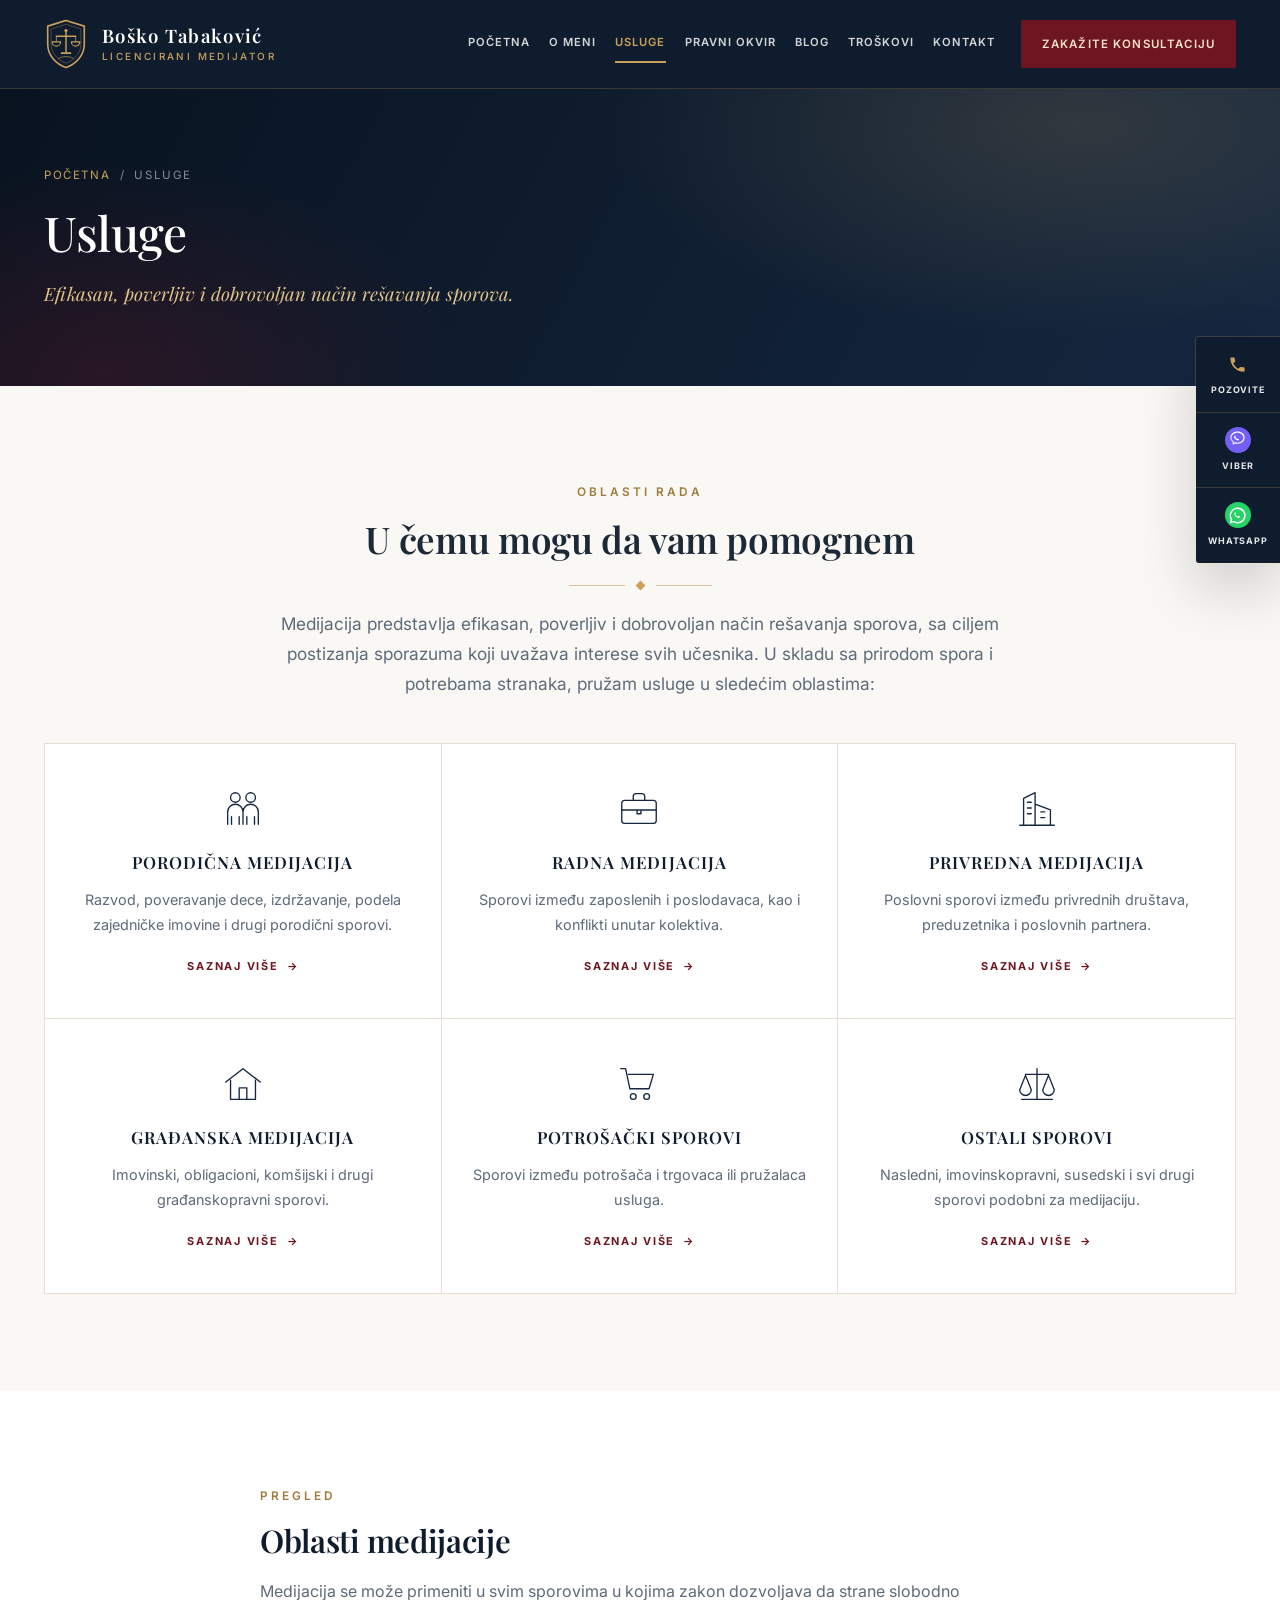
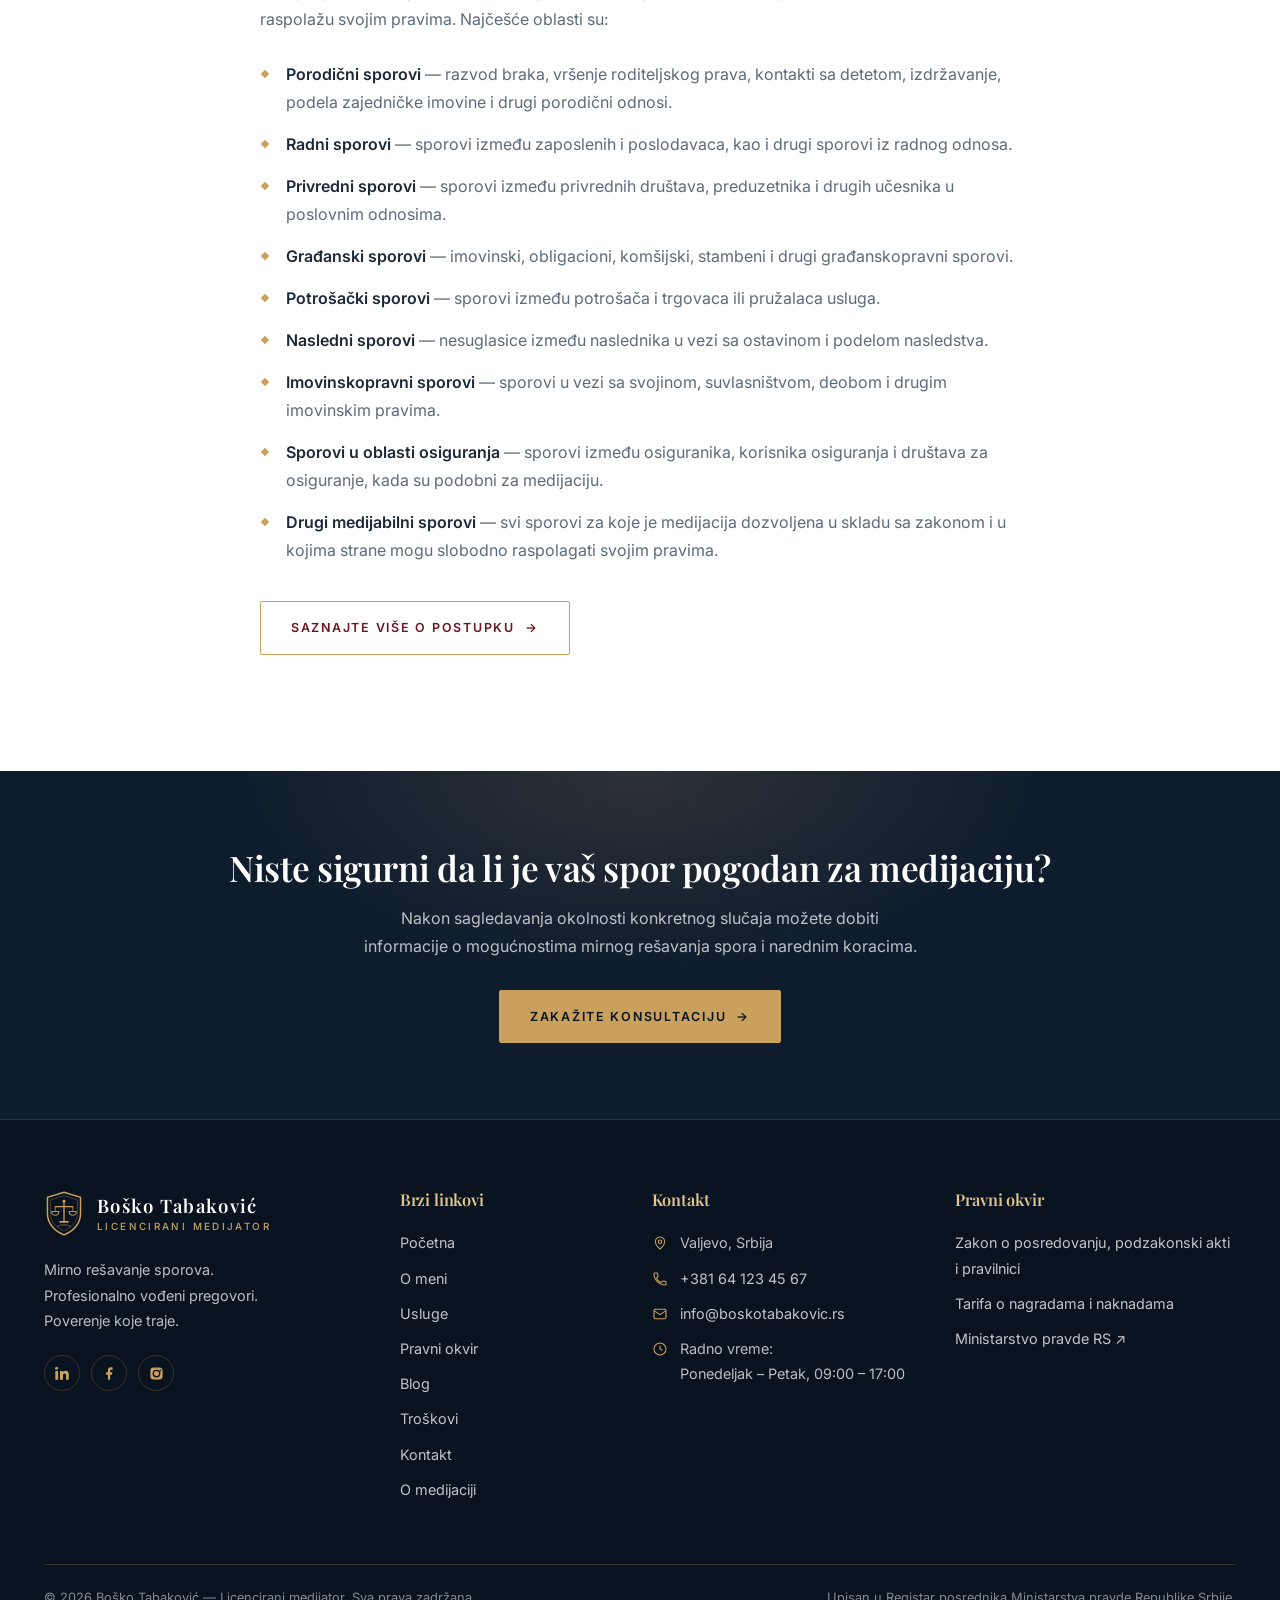
<file: usluge.html>
<!DOCTYPE html>
<html lang="sr">
<head>
<meta charset="UTF-8">
<meta name="viewport" content="width=device-width,initial-scale=1">
<title>Usluge — oblasti medijacije</title>
<meta name="description" content="Porodična, radna, privredna, građanska i potrošačka medijacija, nasledni i imovinskopravni sporovi. Pregled svih oblasti u kojima se primenjuje medijacija.">
<meta property="og:title" content="Usluge — oblasti medijacije">
<meta property="og:description" content="Porodična, radna, privredna, građanska i potrošačka medijacija, nasledni i imovinskopravni sporovi. Pregled svih oblasti u kojima se primenjuje medijacija.">
<meta property="og:type" content="website">
<link rel="preconnect" href="https://fonts.googleapis.com">
<link rel="preconnect" href="https://fonts.gstatic.com" crossorigin>
<link href="https://fonts.googleapis.com/css2?family=Playfair+Display:ital,wght@0,500;0,600;0,700;1,500;1,600&family=Inter:wght@400;500;600;700&display=swap" rel="stylesheet">
<link rel="stylesheet" href="style.css?v=4">
</head>
<body>
<a class="skip" href="#main">Preskoči na sadržaj</a>
<header class="site-header">
  <div class="wrap">
    <a class="brand" href="index.html">
      <svg viewBox="0 0 44 54" aria-hidden="true">
<path d="M22 2.5 41 8.5V27c0 12-8.5 20.5-19 24.5C11.5 47.5 3 39 3 27V8.5Z" fill="none" stroke="#c9a15c" stroke-width="1.7"/>
<path d="M22 6.5 37.5 11.5V27c0 9.5-7 16.5-15.5 20C13.5 43.5 6.5 36.5 6.5 27V11.5Z" fill="none" stroke="#c9a15c" stroke-width=".7" opacity=".5"/>
<circle cx="22" cy="13" r="1.7" fill="#c9a15c"/>
<line x1="22" y1="14.5" x2="22" y2="36" stroke="#c9a15c" stroke-width="1.5"/>
<line x1="12" y1="19" x2="32" y2="19" stroke="#c9a15c" stroke-width="1.5" stroke-linecap="round"/>
<line x1="12" y1="19" x2="12" y2="24.6" stroke="#c9a15c" stroke-width=".8"/>
<line x1="32" y1="19" x2="32" y2="24.6" stroke="#c9a15c" stroke-width=".8"/>
<path d="M7.6 24.8a4.4 4.4 0 0 0 8.8 0Z" fill="none" stroke="#c9a15c" stroke-width="1.1"/>
<path d="M27.6 24.8a4.4 4.4 0 0 0 8.8 0Z" fill="none" stroke="#c9a15c" stroke-width="1.1"/>
<rect x="16.5" y="35.5" width="11" height="2" rx="1" fill="#c9a15c"/>
<path d="M14 42q8-4 16 0" fill="none" stroke="#c9a15c" stroke-width=".9" opacity=".7"/>
</svg>
      <span class="brand-text">
        <span class="brand-name">Boško Tabaković</span>
        <span class="brand-role">Licencirani medijator</span>
      </span>
    </a>
    <button class="burger" id="burger" aria-label="Otvori meni" aria-expanded="false" aria-controls="nav">
      <span></span><span></span><span></span>
    </button>
    <nav class="nav" id="nav"><a href="index.html">Početna</a><a href="o-meni.html">O meni</a><a href="usluge.html" class="active">Usluge</a><a href="pravni-okvir.html">Pravni okvir</a><a href="blog.html">Blog</a><a href="troskovi.html">Troškovi</a><a href="kontakt.html">Kontakt</a></nav>
    <a class="btn btn-burgundy header-cta" href="kontakt.html">Zakažite konsultaciju</a>
  </div>
</header>

<div class="contact-rail">
  <a href="tel:+381641234567"><span class="ic ic-phone"><svg viewBox="0 0 24 24" width="19" height="19" fill="#c9a15c"><path d="M6.6 10.8a15.1 15.1 0 0 0 6.6 6.6l2.2-2.2a1 1 0 0 1 1-.2c1.1.4 2.3.6 3.6.6a1 1 0 0 1 1 1V20a1 1 0 0 1-1 1A17 17 0 0 1 3 4a1 1 0 0 1 1-1h3.5a1 1 0 0 1 1 1c0 1.2.2 2.4.6 3.6a1 1 0 0 1-.2 1Z"/></svg></span>Pozovite</a>
  <a href="viber://chat?number=%2B381641234567"><span class="ic ic-viber"><svg viewBox="0 0 24 24" width="19" height="19" fill="#fff"><path d="M12 2C7 2 3 5.4 3 9.6c0 2.3 1.2 4.3 3.1 5.7v3.4l2.9-1.7c1 .2 1.9.4 3 .4 5 0 9-3.4 9-7.8S17 2 12 2Zm0 1.6c4.1 0 7.4 2.7 7.4 6.2S16.1 16 12 16c-1 0-1.9-.1-2.8-.4l-.4-.1-1.6 1v-1.9l-.4-.3C5.2 13.2 4.3 11.5 4.3 9.8c0-3.5 3.5-6.2 7.7-6.2Z"/><path d="M8.6 7.1c.2-.1.5 0 .6.2l.7 1.2c.1.2.1.5-.1.7l-.4.4c.4.8 1 1.4 1.9 1.8l.4-.4c.2-.2.5-.2.7-.1l1.2.7c.2.1.3.4.2.6-.3.7-1 1.1-1.7 1-2-.3-3.9-2-4.4-4-.2-.7.2-1.5.9-2.1Z"/></svg></span>Viber</a>
  <a href="https://wa.me/381641234567"><span class="ic ic-wa"><svg viewBox="0 0 24 24" width="19" height="19" fill="#fff"><path d="M12 2a10 10 0 0 0-8.6 15L2 22l5.2-1.4A10 10 0 1 0 12 2Zm0 1.8a8.2 8.2 0 1 1-4.2 15.2l-.3-.2-3 .8.8-2.9-.2-.3A8.2 8.2 0 0 1 12 3.8Z"/><path d="M8.9 7.3c.2 0 .4 0 .5.4l.7 1.6c.1.2 0 .4-.1.5l-.5.6c-.1.1-.2.3 0 .5.5.9 1.5 1.8 2.5 2.2.2.1.4.1.5-.1l.5-.6c.1-.2.3-.2.5-.1l1.6.8c.2.1.3.3.2.5-.2.8-1 1.4-1.9 1.5-2.4-.2-4.8-2.5-5.3-4.9-.1-.9.4-1.8 1.2-2.2.1-.1.3-.1.6-.1Z"/></svg></span>WhatsApp</a>
</div>

<main id="main">
<section class="page-hero">
  <div class="wrap">
    <div class="crumbs"><a href="index.html">Početna</a> &nbsp;/&nbsp; Usluge</div>
    <h1>Usluge</h1>
    <p class="sub">Efikasan, poverljiv i dobrovoljan način rešavanja sporova.</p>
  </div>
</section>

<section class="section bg-cream">
  <div class="wrap">
    <div class="center" style="margin-bottom:44px">
      <div class="eyebrow">Oblasti rada</div>
      <h2 class="title-md">U čemu mogu da vam pomognem</h2>
      <div class="rule-diamond"><span></span></div>
      <p class="lead">Medijacija predstavlja efikasan, poverljiv i dobrovoljan način rešavanja sporova, sa ciljem postizanja sporazuma koji uvažava interese svih učesnika. U skladu sa prirodom spora i potrebama stranaka, pružam usluge u sledećim oblastima:</p>
    </div>
    <div class="svc-grid"><a class="svc" href="porodicna-medijacija.html"><svg viewBox="0 0 48 48"><circle cx="16" cy="12" r="5"/><circle cx="32" cy="12" r="5"/><path d="M8 40V27a8 8 0 0 1 16 0v13M24 40V27a8 8 0 0 1 16 0v13M12 40v-8M20 40v-8M28 40v-8M36 40v-8"/></svg><h3>Porodična medijacija</h3><p>Razvod, poveravanje dece, izdržavanje, podela zajedničke imovine i drugi porodični sporovi.</p><span class="more">Saznaj više <span class="arr">&rarr;</span></span></a><a class="svc" href="radna-medijacija.html"><svg viewBox="0 0 48 48"><rect x="6" y="15" width="36" height="24" rx="3"/><path d="M18 15v-4a3 3 0 0 1 3-3h6a3 3 0 0 1 3 3v4M6 25h36M22 25v4h4v-4"/></svg><h3>Radna medijacija</h3><p>Sporovi između zaposlenih i poslodavaca, kao i konflikti unutar kolektiva.</p><span class="more">Saznaj više <span class="arr">&rarr;</span></span></a><a class="svc" href="privredna-medijacija.html"><svg viewBox="0 0 48 48"><path d="M6 41h36M10 41V13l12-6v34M22 41V19l16 6v16"/><path d="M14 17h4M14 23h4M14 29h4M28 27h4M28 33h4"/></svg><h3>Privredna medijacija</h3><p>Poslovni sporovi između privrednih društava, preduzetnika i poslovnih partnera.</p><span class="more">Saznaj više <span class="arr">&rarr;</span></span></a><a class="svc" href="gradjanska-medijacija.html"><svg viewBox="0 0 48 48"><path d="M6 22 24 8l18 14M11 20v20h26V20M20 40V28h8v12"/></svg><h3>Građanska medijacija</h3><p>Imovinski, obligacioni, komšijski i drugi građanskopravni sporovi.</p><span class="more">Saznaj više <span class="arr">&rarr;</span></span></a><a class="svc" href="potrosacka-medijacija.html"><svg viewBox="0 0 48 48"><path d="M5 8h5l4.5 21h20L39 14H13"/><circle cx="18" cy="37" r="3"/><circle cx="32" cy="37" r="3"/></svg><h3>Potrošački sporovi</h3><p>Sporovi između potrošača i trgovaca ili pružalaca usluga.</p><span class="more">Saznaj više <span class="arr">&rarr;</span></span></a><a class="svc" href="ostali-sporovi.html"><svg viewBox="0 0 48 48"><path d="M24 8v32M12 14h24M8 40h32"/><path d="M6 30a6 6 0 0 0 12 0l-6-15Z"/><path d="M30 30a6 6 0 0 0 12 0l-6-15Z"/></svg><h3>Ostali sporovi</h3><p>Nasledni, imovinskopravni, susedski i svi drugi sporovi podobni za medijaciju.</p><span class="more">Saznaj više <span class="arr">&rarr;</span></span></a></div>
  </div>
</section>

<section class="section bg-white">
  <div class="wrap">
    <div class="prose" style="max-width:76ch;margin:0 auto">
      <div class="eyebrow">Pregled</div>
      <h2 style="margin-top:0">Oblasti medijacije</h2>
      <p>Medijacija se može primeniti u svim sporovima u kojima zakon dozvoljava da strane slobodno raspolažu svojim pravima. Najčešće oblasti su:</p>
      <ul><li><strong>Porodični sporovi</strong> &mdash; razvod braka, vršenje roditeljskog prava, kontakti sa detetom, izdržavanje, podela zajedničke imovine i drugi porodični odnosi.</li><li><strong>Radni sporovi</strong> &mdash; sporovi između zaposlenih i poslodavaca, kao i drugi sporovi iz radnog odnosa.</li><li><strong>Privredni sporovi</strong> &mdash; sporovi između privrednih društava, preduzetnika i drugih učesnika u poslovnim odnosima.</li><li><strong>Građanski sporovi</strong> &mdash; imovinski, obligacioni, komšijski, stambeni i drugi građanskopravni sporovi.</li><li><strong>Potrošački sporovi</strong> &mdash; sporovi između potrošača i trgovaca ili pružalaca usluga.</li><li><strong>Nasledni sporovi</strong> &mdash; nesuglasice između naslednika u vezi sa ostavinom i podelom nasledstva.</li><li><strong>Imovinskopravni sporovi</strong> &mdash; sporovi u vezi sa svojinom, suvlasništvom, deobom i drugim imovinskim pravima.</li><li><strong>Sporovi u oblasti osiguranja</strong> &mdash; sporovi između osiguranika, korisnika osiguranja i društava za osiguranje, kada su podobni za medijaciju.</li><li><strong>Drugi medijabilni sporovi</strong> &mdash; svi sporovi za koje je medijacija dozvoljena u skladu sa zakonom i u kojima strane mogu slobodno raspolagati svojim pravima.</li></ul>
      <p style="margin-top:30px"><a class="btn btn-outline-dark" href="o-medijaciji.html">Saznajte više o postupku <span class="arr">&rarr;</span></a></p>
    </div>
  </div>
</section>
<section class="cta-band">
  <div class="wrap">
    <h2>Niste sigurni da li je vaš spor pogodan za medijaciju?</h2>
    <p>Nakon sagledavanja okolnosti konkretnog slučaja možete dobiti informacije o mogućnostima mirnog rešavanja spora i narednim koracima.</p>
    <a class="btn btn-gold" href="kontakt.html">Zakažite konsultaciju <span class="arr">&rarr;</span></a>
  </div>
</section>
</main>

<footer class="site-footer">
  <div class="wrap">
    <div class="foot-grid">
      <div>
        <div class="foot-brand">
          <svg viewBox="0 0 44 54" aria-hidden="true">
<path d="M22 2.5 41 8.5V27c0 12-8.5 20.5-19 24.5C11.5 47.5 3 39 3 27V8.5Z" fill="none" stroke="#c9a15c" stroke-width="1.7"/>
<path d="M22 6.5 37.5 11.5V27c0 9.5-7 16.5-15.5 20C13.5 43.5 6.5 36.5 6.5 27V11.5Z" fill="none" stroke="#c9a15c" stroke-width=".7" opacity=".5"/>
<circle cx="22" cy="13" r="1.7" fill="#c9a15c"/>
<line x1="22" y1="14.5" x2="22" y2="36" stroke="#c9a15c" stroke-width="1.5"/>
<line x1="12" y1="19" x2="32" y2="19" stroke="#c9a15c" stroke-width="1.5" stroke-linecap="round"/>
<line x1="12" y1="19" x2="12" y2="24.6" stroke="#c9a15c" stroke-width=".8"/>
<line x1="32" y1="19" x2="32" y2="24.6" stroke="#c9a15c" stroke-width=".8"/>
<path d="M7.6 24.8a4.4 4.4 0 0 0 8.8 0Z" fill="none" stroke="#c9a15c" stroke-width="1.1"/>
<path d="M27.6 24.8a4.4 4.4 0 0 0 8.8 0Z" fill="none" stroke="#c9a15c" stroke-width="1.1"/>
<rect x="16.5" y="35.5" width="11" height="2" rx="1" fill="#c9a15c"/>
<path d="M14 42q8-4 16 0" fill="none" stroke="#c9a15c" stroke-width=".9" opacity=".7"/>
</svg>
          <span class="brand-text">
            <span class="brand-name">Boško Tabaković</span>
            <span class="brand-role">Licencirani medijator</span>
          </span>
        </div>
        <p>Mirno rešavanje sporova.<br>Profesionalno vođeni pregovori.<br>Poverenje koje traje.</p>
        <div class="socials">
          <a href="#" aria-label="LinkedIn"><svg viewBox="0 0 24 24"><path d="M4.98 3.5a2.49 2.49 0 1 1-4.98 0 2.49 2.49 0 0 1 4.98 0ZM.5 8H5v14H.5Zm7.5 0h4.3v1.9h.1c.6-1.1 2.1-2.3 4.3-2.3 4.6 0 5.4 3 5.4 6.9V22h-4.5v-6.6c0-1.6 0-3.6-2.2-3.6s-2.6 1.7-2.6 3.5V22H8Z"/></svg></a>
          <a href="#" aria-label="Facebook"><svg viewBox="0 0 24 24"><path d="M13 22v-8h3l.5-4H13V7.5c0-1 .3-1.5 1.6-1.5H17V2.2c-.6-.1-1.7-.2-2.9-.2C11.4 2 9.5 3.7 9.5 6.9V10h-3v4h3v8Z"/></svg></a>
          <a href="#" aria-label="Instagram"><svg viewBox="0 0 24 24"><path d="M12 2.2c3.2 0 3.6 0 4.8.1 3.3.1 4.8 1.7 4.9 4.9.1 1.3.1 1.6.1 4.8s0 3.6-.1 4.8c-.1 3.2-1.7 4.8-4.9 4.9-1.3.1-1.6.1-4.8.1s-3.6 0-4.8-.1c-3.3-.1-4.8-1.7-4.9-4.9-.1-1.2-.1-1.6-.1-4.8s0-3.6.1-4.8C2.4 4 4 2.4 7.2 2.3 8.4 2.2 8.8 2.2 12 2.2Zm0 3.6a6.2 6.2 0 1 0 0 12.4 6.2 6.2 0 0 0 0-12.4Zm0 10.2a4 4 0 1 1 0-8 4 4 0 0 1 0 8Zm6.4-10.4a1.44 1.44 0 1 0 0 2.9 1.44 1.44 0 0 0 0-2.9Z"/></svg></a>
        </div>
      </div>
      <div>
        <h4>Brzi linkovi</h4>
        <ul><li><a href="index.html">Početna</a></li><li><a href="o-meni.html">O meni</a></li><li><a href="usluge.html">Usluge</a></li><li><a href="pravni-okvir.html">Pravni okvir</a></li><li><a href="blog.html">Blog</a></li><li><a href="troskovi.html">Troškovi</a></li><li><a href="kontakt.html">Kontakt</a></li><li><a href="o-medijaciji.html">O medijaciji</a></li></ul>
      </div>
      <div>
        <h4>Kontakt</h4>
        <ul class="foot-contact">
          <li><svg viewBox="0 0 24 24"><path d="M12 21s7-6.3 7-11a7 7 0 1 0-14 0c0 4.7 7 11 7 11Z"/><circle cx="12" cy="10" r="2.6"/></svg><span>Valjevo, Srbija</span></li>
          <li><svg viewBox="0 0 24 24"><path d="M6.6 10.8a15.1 15.1 0 0 0 6.6 6.6l2.2-2.2a1 1 0 0 1 1-.2c1.1.4 2.3.6 3.6.6a1 1 0 0 1 1 1V20a1 1 0 0 1-1 1A17 17 0 0 1 3 4a1 1 0 0 1 1-1h3.5a1 1 0 0 1 1 1c0 1.2.2 2.4.6 3.6a1 1 0 0 1-.2 1Z"/></svg><a href="tel:+381641234567">+381 64 123 45 67</a></li>
          <li><svg viewBox="0 0 24 24"><rect x="3" y="5" width="18" height="14" rx="2"/><path d="m3 7 9 6 9-6"/></svg><a href="mailto:info@boskotabakovic.rs">info@boskotabakovic.rs</a></li>
          <li><svg viewBox="0 0 24 24"><circle cx="12" cy="12" r="9"/><path d="M12 7v5l3.5 2"/></svg><span>Radno vreme:<br>Ponedeljak – Petak, 09:00 – 17:00</span></li>
        </ul>
      </div>
      <div>
        <h4>Pravni okvir</h4>
        <ul>
          <li><a href="pravni-okvir.html">Zakon o posredovanju, podzakonski akti i pravilnici</a></li>
          <li><a href="troskovi.html">Tarifa o nagradama i naknadama</a></li>
          <li><a href="https://mpravde.gov.rs" target="_blank" rel="noopener">Ministarstvo pravde RS &#8599;</a></li>
        </ul>
      </div>
    </div>
    <div class="foot-legal">
      <span>&copy; <span id="god">2026</span> Boško Tabaković — Licencirani medijator. Sva prava zadržana.</span>
      <span>Upisan u Registar posrednika Ministarstva pravde Republike Srbije.</span>
    </div>
  </div>
</footer>
<script src="main.js?v=4"></script>
</body>
</html>
</file>
<file: style.css>
/* ============================================================
   BOŠKO TABAKOVIĆ — LICENCIRANI MEDIJATOR
   Dizajn sistem: tamnoplava (navy) + zlato + bordo + krem
   ============================================================ */

:root{
  --navy-900:#091320;
  --navy-800:#0e1c2e;
  --navy-700:#152840;
  --navy-600:#1e3552;
  --navy-line:rgba(201,161,92,.22);

  --gold:#c9a15c;
  --gold-light:#e2c68d;
  --gold-deep:#a07c3c;

  --burgundy:#6d1622;
  --burgundy-light:#8a2130;

  --cream:#faf8f4;
  --cream-2:#f2eee6;
  --cream-line:#e6dfd2;

  --ink:#1c2a38;
  --ink-soft:#5d6b7a;
  --white:#fff;

  /* ŠIRINA SADRŽAJA — jedino mesto gde se menja.
     1520px = široko, prati dizajn.  Za sadržaj od ivice do ivice stavite: none
     Za uži, klasičniji sajt stavite: 1200px */
  --wrap-max:1520px;
  --wrap-pad:44px;

  --serif:'Playfair Display',Georgia,'Times New Roman',serif;
  --sans:'Inter',system-ui,-apple-system,'Segoe UI',sans-serif;

  --shadow-sm:0 2px 10px rgba(9,19,32,.06);
  --shadow:0 12px 40px rgba(9,19,32,.10);
  --shadow-lg:0 24px 60px rgba(9,19,32,.18);
}

*{margin:0;padding:0;box-sizing:border-box}
html{scroll-behavior:smooth;-webkit-text-size-adjust:100%}
body{
  font-family:var(--sans);
  color:var(--ink);
  background:var(--cream);
  line-height:1.75;
  font-size:16px;
  overflow-x:hidden;
}
img{max-width:100%;display:block}
a{color:inherit}

h1,h2,h3,h4,.serif{font-family:var(--serif);font-weight:600;line-height:1.22;letter-spacing:-.01em}

.wrap{max-width:var(--wrap-max);margin:0 auto;padding:0 var(--wrap-pad)}
.wrap-narrow{max-width:860px;margin:0 auto;padding:0 var(--wrap-pad)}

/* ---------- TIPOGRAFSKE UTILITY KLASE ---------- */
.eyebrow{
  font-size:.74rem;font-weight:600;letter-spacing:.26em;text-transform:uppercase;
  color:var(--gold-deep);margin-bottom:14px;
}
.on-dark .eyebrow,.eyebrow.on-dark{color:var(--gold)}
.title-lg{font-size:clamp(2rem,4.2vw,3.1rem)}
.title-md{font-size:clamp(1.6rem,3vw,2.3rem)}
.title-sm{font-size:clamp(1.25rem,2.2vw,1.55rem)}
.lead{font-size:1.08rem;color:var(--ink-soft);max-width:66ch}
.center{text-align:center}
.center .lead{margin-left:auto;margin-right:auto}

.rule{width:64px;height:2px;background:var(--gold);margin:22px 0}
.rule.c{margin-left:auto;margin-right:auto}
.rule-diamond{display:flex;align-items:center;justify-content:center;gap:12px;margin:20px 0}
.rule-diamond::before,.rule-diamond::after{content:"";height:1px;width:56px;background:var(--gold);opacity:.6}
.rule-diamond span{width:7px;height:7px;background:var(--gold);transform:rotate(45deg)}

/* ---------- DUGMAD ---------- */
.btn{
  display:inline-flex;align-items:center;gap:10px;
  font-family:var(--sans);font-size:.78rem;font-weight:600;letter-spacing:.14em;text-transform:uppercase;
  padding:15px 30px;border:1px solid transparent;border-radius:2px;
  text-decoration:none;cursor:pointer;
  transition:background .2s,color .2s,border-color .2s,transform .2s;
}
.btn:hover{transform:translateY(-2px)}
.btn-gold,.prose .btn-gold{background:var(--gold);color:var(--navy-900);border-color:var(--gold)}
.btn-gold:hover{background:var(--gold-light);border-color:var(--gold-light)}
.btn-burgundy,.prose .btn-burgundy{background:var(--burgundy);color:#f3e2c8;border-color:var(--burgundy)}
.btn-burgundy:hover{background:var(--burgundy-light);border-color:var(--burgundy-light)}
.btn-outline-light{background:transparent;color:var(--white);border-color:rgba(255,255,255,.4)}
.btn-outline-light:hover{border-color:var(--gold);color:var(--gold-light)}
.btn-outline-dark,.prose .btn-outline-dark{background:transparent;color:var(--burgundy);border-color:var(--gold)}
.btn-outline-dark:hover{background:var(--gold);color:var(--navy-900)}
.btn .arr{transition:transform .2s}
.btn:hover .arr{transform:translateX(4px)}

/* ---------- HEADER ---------- */
.site-header{
  position:sticky;top:0;z-index:200;
  background:var(--navy-800);
  border-bottom:1px solid var(--navy-line);
}
.site-header .wrap{display:flex;align-items:center;gap:26px;height:88px}
.brand{display:flex;align-items:center;gap:14px;text-decoration:none;flex-shrink:0}
.brand svg{width:44px;height:52px;flex-shrink:0}
.brand-text{display:flex;flex-direction:column;line-height:1.1}
.brand-name{font-family:var(--serif);font-size:1.16rem;font-weight:600;color:var(--white);letter-spacing:.07em;white-space:nowrap}
.brand-role{font-size:.62rem;font-weight:500;letter-spacing:.24em;text-transform:uppercase;color:var(--gold);margin-top:5px}

.nav{display:flex;gap:26px;align-items:center;margin-left:auto}
.nav a{
  font-size:.74rem;font-weight:600;letter-spacing:.13em;text-transform:uppercase;
  color:rgba(255,255,255,.82);text-decoration:none;padding:8px 0;
  border-bottom:2px solid transparent;white-space:nowrap;transition:color .2s,border-color .2s;
}
.nav a:hover{color:var(--gold-light)}
.nav a.active{color:var(--gold);border-bottom-color:var(--gold)}
.header-cta{flex-shrink:0}
.burger{
  display:none;margin-left:auto;background:none;border:1px solid var(--navy-line);
  border-radius:2px;padding:10px 14px;cursor:pointer;color:var(--gold);
}
.burger span{display:block;width:20px;height:2px;background:var(--gold);margin:4px 0;transition:transform .25s,opacity .25s}
.burger[aria-expanded="true"] span:nth-child(1){transform:translateY(6px) rotate(45deg)}
.burger[aria-expanded="true"] span:nth-child(2){opacity:0}
.burger[aria-expanded="true"] span:nth-child(3){transform:translateY(-6px) rotate(-45deg)}

/* ---------- PLUTAJUĆA KONTAKT TRAKA ---------- */
.contact-rail{
  position:fixed;right:0;top:50%;transform:translateY(-50%);z-index:190;
  display:flex;flex-direction:column;
  border:1px solid var(--navy-line);border-right:none;border-radius:4px 0 0 4px;overflow:hidden;
  box-shadow:var(--shadow-lg);
}
.contact-rail a{
  display:flex;flex-direction:column;align-items:center;gap:5px;
  padding:14px 12px;text-decoration:none;
  font-size:.56rem;font-weight:700;letter-spacing:.1em;text-transform:uppercase;
  background:var(--navy-800);color:rgba(255,255,255,.9);
  border-bottom:1px solid var(--navy-line);transition:background .2s;
}
.contact-rail a:last-child{border-bottom:none}
.contact-rail a:hover{background:var(--navy-700)}
.contact-rail svg{width:19px;height:19px}
.contact-rail .ic{width:26px;height:26px;border-radius:50%;display:flex;align-items:center;justify-content:center}
.ic-phone{background:transparent}
.ic-viber{background:#7360f2}
.ic-wa{background:#25d366}

/* ---------- HERO ---------- */
.hero{position:relative;background:var(--navy-800);overflow:hidden;isolation:isolate}
.hero-media{position:absolute;inset:0;z-index:-2}
.hero-media img{width:100%;height:100%;object-fit:cover;object-position:center right}
.hero-fallback{
  position:absolute;inset:0;z-index:-2;
  background:
    radial-gradient(1000px 460px at 78% 32%,rgba(201,161,92,.20),transparent 62%),
    radial-gradient(700px 420px at 96% 82%,rgba(109,22,34,.34),transparent 65%),
    linear-gradient(122deg,var(--navy-900) 0%,var(--navy-800) 46%,var(--navy-700) 100%);
}
.hero-fallback::after{
  content:"";position:absolute;inset:0;
  background-image:linear-gradient(rgba(201,161,92,.05) 1px,transparent 1px);
  background-size:100% 42px;opacity:.5;
}
.hero-veil{
  position:absolute;inset:0;z-index:-1;
  background:linear-gradient(96deg,rgba(9,19,32,.96) 0%,rgba(9,19,32,.9) 34%,rgba(9,19,32,.5) 66%,rgba(9,19,32,.28) 100%);
}
.hero .wrap{position:relative;padding-top:104px;padding-bottom:104px;min-height:560px;display:flex;flex-direction:column;justify-content:center}
.hero-inner{max-width:620px}
.hero h1{font-size:clamp(2.3rem,5.2vw,4rem);color:var(--white);font-weight:500;line-height:1.14}
.hero h1 .gold{display:block;color:var(--gold);font-style:italic;font-weight:500}
.hero p{color:rgba(255,255,255,.82);font-size:1.05rem;max-width:52ch;margin-bottom:38px}
.hero-btns{display:flex;gap:16px;flex-wrap:wrap}
.hero-scroll{
  position:absolute;bottom:26px;left:50%;transform:translateX(-50%);
  display:flex;flex-direction:column;align-items:center;gap:9px;
  font-size:.6rem;letter-spacing:.2em;text-transform:uppercase;color:rgba(255,255,255,.55);
  text-decoration:none;
}
.hero-mouse{width:19px;height:31px;border:1.5px solid rgba(255,255,255,.5);border-radius:11px;position:relative}
.hero-mouse::after{
  content:"";position:absolute;left:50%;top:7px;width:2.5px;height:6px;border-radius:2px;
  background:var(--gold);transform:translateX(-50%);animation:scrolldot 1.9s ease-in-out infinite;
}
@keyframes scrolldot{0%,100%{opacity:0;transform:translate(-50%,0)}45%{opacity:1;transform:translate(-50%,8px)}}

/* Podnaslovni hero na unutrašnjim stranicama */
.page-hero{position:relative;background:var(--navy-800);isolation:isolate;overflow:hidden}
.page-hero::before{
  content:"";position:absolute;inset:0;z-index:-1;
  background:
    radial-gradient(760px 340px at 84% 12%,rgba(201,161,92,.17),transparent 62%),
    radial-gradient(560px 320px at 8% 96%,rgba(109,22,34,.3),transparent 66%),
    linear-gradient(118deg,var(--navy-900),var(--navy-700));
}
.page-hero .wrap{padding-top:76px;padding-bottom:76px}
.page-hero h1{color:var(--white);font-weight:500;font-size:clamp(1.9rem,4vw,3rem);max-width:20ch}
.page-hero .sub{color:var(--gold-light);font-family:var(--serif);font-style:italic;font-size:1.15rem;margin-top:16px;max-width:56ch}
.crumbs{font-size:.72rem;letter-spacing:.14em;text-transform:uppercase;color:rgba(255,255,255,.5);margin-bottom:18px}
.crumbs a{color:var(--gold);text-decoration:none}
.crumbs a:hover{text-decoration:underline}

/* ---------- SEKCIJE ---------- */
.section{padding:96px 0}
.section-sm{padding:64px 0}
.bg-cream{background:var(--cream)}
.bg-cream2{background:var(--cream-2)}
.bg-white{background:var(--white)}
.bg-navy{background:var(--navy-800);color:rgba(255,255,255,.86)}
.bg-navy h1,.bg-navy h2,.bg-navy h3,.bg-navy h4{color:var(--white)}
.bg-navy .lead{color:rgba(255,255,255,.72)}

/* ---------- KARTICE USLUGA ---------- */
.svc-grid{display:grid;grid-template-columns:repeat(3,1fr);gap:0;border:1px solid var(--cream-line);background:var(--white)}
.svc{
  padding:42px 30px;text-align:center;text-decoration:none;color:inherit;
  border-right:1px solid var(--cream-line);border-bottom:1px solid var(--cream-line);
  display:flex;flex-direction:column;align-items:center;
  transition:background .25s,transform .25s;
}
.svc:nth-child(3n){border-right:none}
.svc:nth-last-child(-n+3){border-bottom:none}
.svc:hover{background:var(--cream)}
.svc svg{width:46px;height:46px;stroke:var(--navy-700);fill:none;stroke-width:1.4;stroke-linecap:round;stroke-linejoin:round;margin-bottom:20px;transition:stroke .25s}
.svc:hover svg{stroke:var(--gold-deep)}
.svc h3{
  font-family:var(--serif);font-size:1.05rem;letter-spacing:.06em;text-transform:uppercase;
  color:var(--navy-800);margin-bottom:14px;
}
.svc p{font-size:.9rem;color:var(--ink-soft);margin-bottom:20px;flex-grow:1}
.svc .more{
  font-size:.68rem;font-weight:700;letter-spacing:.16em;text-transform:uppercase;color:var(--burgundy);
  display:inline-flex;align-items:center;gap:8px;
}
.svc:hover .more{color:var(--burgundy-light)}

/* ---------- ZAŠTO + POSTUPAK (tamna sekcija) ---------- */
.split{display:grid;grid-template-columns:1fr 1.25fr;gap:0}
.split-l{padding:76px 56px 76px 0;border-right:1px solid var(--navy-line)}
.split-r{padding:76px 0 76px 56px}
.checklist{list-style:none;margin-top:26px}
.checklist li{position:relative;padding:9px 0 9px 38px;color:rgba(255,255,255,.86);font-size:.96rem}
.checklist li::before{
  content:"";position:absolute;left:0;top:14px;width:21px;height:21px;border-radius:50%;
  border:1px solid var(--gold);
  background:url("data:image/svg+xml;charset=utf-8,%3Csvg xmlns='http://www.w3.org/2000/svg' viewBox='0 0 24 24' fill='none' stroke='%23c9a15c' stroke-width='3' stroke-linecap='round' stroke-linejoin='round'%3E%3Cpolyline points='20 6 9 17 4 12'/%3E%3C/svg%3E") center/11px no-repeat;
}
.steps{display:grid;grid-template-columns:repeat(4,minmax(0,1fr));gap:16px;margin-top:38px;position:relative}
.steps::before{content:"";position:absolute;top:31px;left:12%;right:12%;height:1px;background:var(--navy-line)}
.step{text-align:center;position:relative}
.step-num{font-size:.62rem;letter-spacing:.2em;color:var(--gold);margin-bottom:9px}
.step-circle{
  width:62px;height:62px;border-radius:50%;background:var(--burgundy);border:1px solid var(--gold);
  display:flex;align-items:center;justify-content:center;margin:0 auto 16px;position:relative;z-index:1;
}
.step-circle svg{width:25px;height:25px;stroke:var(--gold-light);fill:none;stroke-width:1.6;stroke-linecap:round;stroke-linejoin:round}
.step h4{font-size:.78rem;font-weight:700;letter-spacing:.13em;text-transform:uppercase;color:var(--white);font-family:var(--sans);margin-bottom:10px}
.step p{font-size:.84rem;color:rgba(255,255,255,.68);line-height:1.6}

/* ---------- O MENI (preview) ---------- */
.about{display:grid;grid-template-columns:1fr 1.1fr;gap:60px;align-items:center;position:relative}
.about-photo{position:relative;aspect-ratio:4/3.2;overflow:hidden;background:var(--navy-700)}
.about-photo img{width:100%;height:100%;object-fit:cover}
.photo-ph{
  position:absolute;inset:0;display:flex;flex-direction:column;align-items:center;justify-content:center;gap:10px;
  background:linear-gradient(150deg,var(--navy-700),var(--navy-900));color:rgba(255,255,255,.42);
  font-size:.78rem;letter-spacing:.12em;text-transform:uppercase;text-align:center;padding:24px;
}
.photo-ph svg{width:46px;height:46px;stroke:var(--gold);fill:none;stroke-width:1.2;opacity:.7}
.monogram{
  position:absolute;right:-10px;top:50%;transform:translateY(-50%);
  width:230px;opacity:.06;pointer-events:none;z-index:0;
}
.about > *{position:relative;z-index:1}

/* ---------- CITAT TRAKA ---------- */
.quote-band{background:var(--burgundy);color:#f6e8d2;text-align:center;padding:52px 26px}
.quote-band p{
  font-family:var(--serif);font-style:italic;font-size:clamp(1.15rem,2.4vw,1.65rem);
  display:inline-flex;align-items:center;gap:18px;flex-wrap:wrap;justify-content:center;
}
.quote-band .qm{font-size:2.1rem;color:var(--gold);line-height:1;font-style:normal}

/* ---------- SADRŽAJ (proza) ---------- */
.prose{max-width:78ch}
.section .wrap > .prose{margin-left:auto;margin-right:auto}
.prose p{margin-bottom:20px;color:var(--ink-soft)}
.prose p.strong-lead{color:var(--ink);font-size:1.12rem;font-family:var(--serif);font-style:italic}
.prose h2{font-size:clamp(1.4rem,2.6vw,1.95rem);color:var(--navy-800);margin:46px 0 18px}
.prose h3{font-size:1.2rem;color:var(--navy-800);margin:32px 0 12px}
.prose ul{list-style:none;margin:0 0 24px}
.prose ul li{position:relative;padding:7px 0 7px 26px;color:var(--ink-soft)}
.prose ul li::before{content:"";position:absolute;left:2px;top:18px;width:6px;height:6px;background:var(--gold);transform:rotate(45deg)}
.prose strong{color:var(--ink);font-weight:600}
.prose a:not(.btn){color:var(--burgundy);font-weight:500}

.tick-list{list-style:none;display:grid;grid-template-columns:repeat(2,1fr);gap:2px 30px;margin:8px 0 26px}
.tick-list li{position:relative;padding:9px 0 9px 32px;color:var(--ink)}
.tick-list li::before{
  content:"✓";position:absolute;left:0;top:9px;width:20px;height:20px;border-radius:50%;
  background:var(--burgundy);color:var(--gold-light);font-size:.7rem;
  display:flex;align-items:center;justify-content:center;
}

/* ---------- STUDIJA SLUČAJA ---------- */
.case{background:var(--navy-800);color:rgba(255,255,255,.82);padding:52px 46px;position:relative;overflow:hidden}
.case::before{
  content:"";position:absolute;top:0;left:0;width:4px;height:100%;
  background:linear-gradient(var(--gold),var(--burgundy));
}
.case h3{color:var(--white);font-size:1.5rem;margin-bottom:8px}
.case .case-tag{font-size:.68rem;letter-spacing:.24em;text-transform:uppercase;color:var(--gold);margin-bottom:10px}
.case-grid{display:grid;grid-template-columns:repeat(3,1fr);gap:30px;margin-top:32px}
.case-block h4{
  font-family:var(--sans);font-size:.72rem;font-weight:700;letter-spacing:.16em;text-transform:uppercase;
  color:var(--gold);margin-bottom:12px;padding-bottom:10px;border-bottom:1px solid var(--navy-line);
}
.case-block p{font-size:.92rem;color:rgba(255,255,255,.76)}
.case-note{margin-top:30px;padding-top:20px;border-top:1px solid var(--navy-line);font-size:.8rem;color:rgba(255,255,255,.5);font-style:italic}

/* ---------- FAQ ---------- */
.faq{max-width:820px}
.faq details{background:var(--white);border:1px solid var(--cream-line);border-left:3px solid var(--gold);margin-bottom:12px}
.faq summary{
  cursor:pointer;padding:20px 26px;font-weight:600;color:var(--navy-800);list-style:none;
  display:flex;justify-content:space-between;align-items:center;gap:18px;font-size:1rem;
}
.faq summary::-webkit-details-marker{display:none}
.faq summary::after{content:"+";font-family:var(--serif);font-size:1.5rem;color:var(--gold-deep);transition:transform .25s;flex-shrink:0;line-height:1}
.faq details[open] summary::after{transform:rotate(45deg)}
.faq details p{padding:0 26px 22px;color:var(--ink-soft);font-size:.95rem}

/* ---------- TABELE ---------- */
.table-wrap{overflow-x:auto;box-shadow:var(--shadow-sm)}
table.tbl{width:100%;border-collapse:collapse;background:var(--white);min-width:520px}
table.tbl th,table.tbl td{padding:15px 20px;text-align:left;border-bottom:1px solid var(--cream-line);font-size:.94rem}
table.tbl thead th{background:var(--navy-800);color:var(--gold-light);font-family:var(--serif);font-weight:600;font-size:1rem}
table.tbl tbody tr:last-child td{border-bottom:none}
table.tbl tbody tr:nth-child(even){background:var(--cream)}
table.tbl td.num{text-align:right;font-variant-numeric:tabular-nums;white-space:nowrap}
table.tbl td.hi{font-weight:600;color:var(--burgundy)}

/* ---------- KALKULATOR ---------- */
.calc{
  background:var(--navy-800);color:var(--white);
  display:grid;grid-template-columns:1.05fr .95fr;gap:0;
  box-shadow:var(--shadow-lg);overflow:hidden;
}
.calc-form{padding:46px 44px}
.calc-out{padding:46px 44px;background:var(--navy-900);border-left:1px solid var(--navy-line);display:flex;flex-direction:column}
.calc h3{color:var(--white);font-size:1.45rem;margin-bottom:6px}
.calc .hint{font-size:.86rem;color:rgba(255,255,255,.6);margin-bottom:28px}
.field{margin-bottom:22px}
.field label{display:block;font-size:.7rem;font-weight:700;letter-spacing:.15em;text-transform:uppercase;color:var(--gold);margin-bottom:9px}
.field input,.field select{
  width:100%;padding:13px 15px;background:var(--navy-700);color:var(--white);
  border:1px solid var(--navy-line);border-radius:2px;font-family:var(--sans);font-size:1rem;
}
.field input:focus,.field select:focus{outline:2px solid var(--gold);outline-offset:1px}
.field select option{background:var(--navy-800);color:var(--white)}
.seg{display:flex;gap:0;border:1px solid var(--navy-line);border-radius:2px;overflow:hidden}
.seg button{
  flex:1;padding:13px 10px;background:transparent;border:none;cursor:pointer;
  font-family:var(--sans);font-size:.78rem;font-weight:600;letter-spacing:.08em;text-transform:uppercase;
  color:rgba(255,255,255,.7);transition:background .2s,color .2s;
}
.seg button[aria-pressed="true"]{background:var(--gold);color:var(--navy-900)}
.stepper{display:flex;align-items:center;gap:0;border:1px solid var(--navy-line);border-radius:2px;width:fit-content}
.stepper button{
  width:46px;height:48px;background:transparent;border:none;color:var(--gold);
  font-size:1.3rem;cursor:pointer;line-height:1;transition:background .2s;
}
.stepper button:hover{background:var(--navy-700)}
.stepper input{
  width:64px;height:48px;text-align:center;background:var(--navy-700);color:var(--white);
  border:none;border-left:1px solid var(--navy-line);border-right:1px solid var(--navy-line);
  font-size:1.05rem;font-family:var(--sans);font-variant-numeric:tabular-nums;
}
.calc-total{margin-top:auto}
.calc-row{display:flex;justify-content:space-between;align-items:baseline;gap:14px;padding:13px 0;border-bottom:1px solid var(--navy-line);font-size:.92rem;color:rgba(255,255,255,.72)}
.calc-row .v{font-variant-numeric:tabular-nums;color:var(--white);font-weight:600;white-space:nowrap}
.calc-big{padding:26px 0 6px}
.calc-big .lbl{font-size:.7rem;letter-spacing:.18em;text-transform:uppercase;color:var(--gold);margin-bottom:8px}
.calc-big .amt{font-family:var(--serif);font-size:clamp(1.9rem,4.2vw,2.7rem);color:var(--gold-light);font-variant-numeric:tabular-nums;line-height:1.1}
.calc-split{background:rgba(201,161,92,.09);border:1px solid var(--navy-line);padding:16px 18px;margin-top:20px;font-size:.88rem;color:rgba(255,255,255,.8)}
.calc-split b{color:var(--gold-light);font-variant-numeric:tabular-nums}
.calc-note{font-size:.76rem;color:rgba(255,255,255,.5);margin-top:18px;line-height:1.6}

/* ---------- KONTAKT ---------- */
.contact-grid{display:grid;grid-template-columns:1fr 1.1fr;gap:36px}
.info-card{background:var(--white);border:1px solid var(--cream-line);border-top:3px solid var(--gold);padding:38px 34px}
.info-card h3{font-size:1.3rem;color:var(--navy-800);margin-bottom:24px}
.info-row{display:flex;gap:16px;align-items:flex-start;padding:13px 0;border-bottom:1px solid var(--cream-line)}
.info-row:last-of-type{border-bottom:none}
.info-row svg{width:19px;height:19px;stroke:var(--gold-deep);fill:none;stroke-width:1.6;flex-shrink:0;margin-top:5px}
.info-row a{color:var(--navy-800);font-weight:600;text-decoration:none}
.info-row a:hover{color:var(--burgundy)}
.info-row .lbl{font-size:.68rem;letter-spacing:.14em;text-transform:uppercase;color:var(--ink-soft);display:block;margin-bottom:3px}
.form-card{background:var(--white);border:1px solid var(--cream-line);border-top:3px solid var(--burgundy);padding:38px 34px}
.form-card label{display:block;font-size:.7rem;font-weight:700;letter-spacing:.14em;text-transform:uppercase;color:var(--navy-800);margin:18px 0 8px}
.form-card input,.form-card select,.form-card textarea{
  width:100%;padding:13px 15px;border:1px solid var(--cream-line);border-radius:2px;
  font-family:var(--sans);font-size:.97rem;background:var(--cream);color:var(--ink);
}
.form-card input:focus,.form-card select:focus,.form-card textarea:focus{outline:2px solid var(--gold);outline-offset:1px}
.form-note{font-size:.78rem;color:var(--ink-soft);margin-top:14px}

/* ---------- BLOG ---------- */
.post-grid{display:grid;grid-template-columns:repeat(3,1fr);gap:26px}
.post{background:var(--white);border:1px solid var(--cream-line);text-decoration:none;color:inherit;display:flex;flex-direction:column;transition:transform .25s,box-shadow .25s}
.post:hover{transform:translateY(-5px);box-shadow:var(--shadow)}
.post-top{background:var(--navy-800);padding:30px 28px;border-bottom:3px solid var(--gold)}
.post-top .cat{font-size:.64rem;letter-spacing:.2em;text-transform:uppercase;color:var(--gold)}
.post-body{padding:26px 28px;flex-grow:1;display:flex;flex-direction:column}
.post-body h3{font-size:1.2rem;color:var(--navy-800);margin-bottom:12px}
.post-body p{font-size:.92rem;color:var(--ink-soft);flex-grow:1;margin-bottom:18px}
.post-body .more{font-size:.68rem;font-weight:700;letter-spacing:.16em;text-transform:uppercase;color:var(--burgundy)}

/* ---------- CTA TRAKA ---------- */
.cta-band{background:var(--navy-800);text-align:center;padding:76px 26px;position:relative;overflow:hidden;isolation:isolate}
.cta-band::before{
  content:"";position:absolute;inset:0;z-index:-1;
  background:radial-gradient(620px 300px at 50% 0%,rgba(201,161,92,.16),transparent 68%);
}
.cta-band h2{color:var(--white);font-size:clamp(1.5rem,3vw,2.2rem);margin-bottom:14px}
.cta-band p{color:rgba(255,255,255,.72);max-width:56ch;margin:0 auto 30px}

/* ---------- FOOTER ---------- */
.site-footer{background:var(--navy-900);color:rgba(255,255,255,.72);padding:70px 0 0;border-top:1px solid var(--navy-line)}
.foot-grid{display:grid;grid-template-columns:1.5fr 1fr 1.25fr 1.35fr;gap:44px;padding-bottom:52px}
.site-footer h4{font-family:var(--serif);color:var(--gold-light);font-size:1.02rem;margin-bottom:20px;font-weight:600}
.site-footer p{font-size:.9rem;line-height:1.75}
.site-footer ul{list-style:none}
.site-footer li{margin-bottom:10px;font-size:.9rem}
.site-footer a{color:rgba(255,255,255,.75);text-decoration:none}
.site-footer a:hover{color:var(--gold-light)}
.foot-brand{display:flex;align-items:center;gap:13px;margin-bottom:20px}
.foot-brand svg{width:40px;height:47px}
.foot-contact li{display:flex;gap:12px;align-items:flex-start}
.foot-contact svg{width:16px;height:16px;stroke:var(--gold);fill:none;stroke-width:1.6;flex-shrink:0;margin-top:5px}
.socials{display:flex;gap:11px;margin-top:22px}
.socials a{
  width:36px;height:36px;border:1px solid var(--navy-line);border-radius:50%;
  display:flex;align-items:center;justify-content:center;transition:background .2s,border-color .2s;
}
.socials a:hover{background:var(--gold);border-color:var(--gold)}
.socials svg{width:15px;height:15px;fill:var(--gold)}
.socials a:hover svg{fill:var(--navy-900)}
.news-form{display:flex;margin-top:14px;border:1px solid var(--navy-line)}
.news-form input{flex:1;padding:12px 14px;background:var(--navy-800);border:none;color:var(--white);font-family:var(--sans);font-size:.88rem;min-width:0}
.news-form input:focus{outline:2px solid var(--gold);outline-offset:-2px}
.news-form button{width:48px;background:var(--gold);border:none;color:var(--navy-900);font-size:1.1rem;cursor:pointer;transition:background .2s}
.news-form button:hover{background:var(--gold-light)}
.foot-legal{
  border-top:1px solid var(--navy-line);padding:22px 0;
  display:flex;justify-content:space-between;gap:20px;flex-wrap:wrap;
  font-size:.8rem;color:rgba(255,255,255,.5);
}
.foot-legal a{color:rgba(255,255,255,.6)}

/* ---------- PRISTUPAČNOST ---------- */
a:focus-visible,button:focus-visible,summary:focus-visible,input:focus-visible,select:focus-visible,textarea:focus-visible{
  outline:3px solid var(--gold);outline-offset:2px;
}
.skip{position:absolute;left:-9999px;top:0;background:var(--gold);color:var(--navy-900);padding:12px 20px;z-index:999}
.skip:focus{left:10px;top:10px}
@media (prefers-reduced-motion:reduce){
  *{transition:none !important;animation:none !important}
  html{scroll-behavior:auto}
}

/* ---------- RESPONSIVE ---------- */
@media(max-width:1300px){
  .nav{gap:19px}
  .nav a{font-size:.7rem;letter-spacing:.09em}
  .site-header .btn{padding:13px 20px;font-size:.72rem;letter-spacing:.1em}
}
@media(max-width:1150px){
  /* dugme iz headera se sklanja — meni i dalje ima Kontakt */
  .header-cta{display:none}
  .nav{margin-left:auto}
}
@media(max-width:1080px){
  .contact-rail{display:none}
}
@media(max-width:980px){
  :root{--wrap-pad:26px}
  .site-header .wrap{height:76px}
  .burger{display:block}
  .nav{
    display:none;position:absolute;top:76px;left:0;right:0;
    background:var(--navy-800);flex-direction:column;align-items:stretch;gap:0;
    padding:12px 26px 22px;border-bottom:2px solid var(--gold);box-shadow:var(--shadow-lg);
  }
  .nav.open{display:flex}
  .nav a{padding:14px 0;border-bottom:1px solid var(--navy-line);font-size:.78rem}
  .nav a.active{border-bottom-color:var(--gold)}
  .header-cta{display:none}
  .svc-grid{grid-template-columns:repeat(2,1fr)}
  .svc:nth-child(3n){border-right:1px solid var(--cream-line)}
  .svc:nth-child(2n){border-right:none}
  .svc:nth-last-child(-n+3){border-bottom:1px solid var(--cream-line)}
  .svc:nth-last-child(-n+2){border-bottom:none}
  .split{grid-template-columns:1fr}
  .split-l{padding:60px 0;border-right:none;border-bottom:1px solid var(--navy-line)}
  .split-r{padding:60px 0}
  .about,.contact-grid,.calc{grid-template-columns:1fr}
  .calc-out{border-left:none;border-top:1px solid var(--navy-line)}
  .post-grid{grid-template-columns:repeat(2,1fr)}
  .foot-grid{grid-template-columns:1fr 1fr;gap:34px}
  .case-grid{grid-template-columns:1fr}
  .section{padding:68px 0}
  .monogram{display:none}
}
@media(max-width:620px){
  :root{--wrap-pad:22px}
  body{font-size:15.5px}
  .brand-name{font-size:1rem}
  .brand svg{width:38px;height:45px}
  .hero .wrap{padding-top:70px;padding-bottom:88px;min-height:0}
  .hero-btns .btn{width:100%;justify-content:center}
  .svc-grid,.post-grid,.tick-list,.foot-grid{grid-template-columns:1fr}
  .svc{border-right:none !important;border-bottom:1px solid var(--cream-line) !important}
  .svc:last-child{border-bottom:none !important}
  .steps{grid-template-columns:1fr 1fr;gap:28px}
  .steps::before{display:none}
  .case{padding:38px 26px}
  .calc-form,.calc-out{padding:34px 26px}
  .info-card,.form-card{padding:30px 24px}
  .section{padding:56px 0}
  .quote-band p{gap:10px}
}

/* ---------- IZDVOJENI TEKST NA BLOGU ---------- */
.post-feature{display:grid;grid-template-columns:1fr 1.4fr;align-items:stretch;max-width:1000px;margin:0 auto}
.post-feature .post-top{
  display:flex;flex-direction:column;justify-content:center;
  border-bottom:none;border-right:3px solid var(--gold);padding:48px 40px;
}
.post-feature .post-top .headline{font-family:var(--serif);font-size:1.6rem;color:#fff;margin-top:14px;line-height:1.25}
.post-feature .post-body{padding:48px 40px;justify-content:center}
@media(max-width:820px){
  .post-feature{grid-template-columns:1fr}
  .post-feature .post-top{border-right:none;border-bottom:3px solid var(--gold);padding:34px 28px}
  .post-feature .post-top .headline{font-size:1.35rem}
  .post-feature .post-body{padding:32px 28px}
}

/* ---------- VAGA U SEKCIJI „ZAŠTO MEDIJACIJA?" ---------- */
.why-grid{display:grid;grid-template-columns:210px 1fr;gap:40px;align-items:center}
.tas-figure{position:relative;display:flex;align-items:center;justify-content:center;isolation:isolate}
.tas-figure::before{
  content:"";position:absolute;z-index:-1;
  width:135%;padding-bottom:135%;left:50%;top:50%;transform:translate(-50%,-50%);
  border-radius:50%;
  background:radial-gradient(circle,
    rgba(201,161,92,.30) 0%,
    rgba(201,161,92,.13) 34%,
    rgba(201,161,92,.04) 55%,
    transparent 72%);
}
.tas-figure::after{
  content:"";position:absolute;z-index:-1;bottom:2%;left:50%;transform:translateX(-50%);
  width:78%;height:16px;border-radius:50%;
  background:radial-gradient(ellipse,rgba(0,0,0,.55),transparent 72%);
}
.tas-figure img,.tas-figure svg{
  position:relative;width:100%;height:auto;max-height:360px;object-fit:contain;
  filter:drop-shadow(0 16px 26px rgba(0,0,0,.55)) drop-shadow(0 0 26px rgba(201,161,92,.16));
}

/* ---------- RAM ZA LICENCU ---------- */
.license-frame{
  background:var(--white);border:2px solid var(--gold);
  outline:1px solid var(--gold);outline-offset:7px;
  padding:26px;text-align:center;box-shadow:var(--shadow);
}
.license-frame img{width:100%;height:auto}
.license-ph{
  border:1px dashed var(--cream-line);padding:52px 22px;color:var(--ink-soft);font-size:.92rem;
  display:flex;flex-direction:column;align-items:center;gap:12px;
}
.license-ph svg{width:44px;height:44px;stroke:var(--gold);fill:none;stroke-width:1.2}
.license-ph .lat{font-family:var(--serif);font-style:italic;font-size:1.2rem;color:var(--navy-800)}
.license-cap{
  margin-top:18px;font-size:.7rem;font-weight:700;letter-spacing:.18em;text-transform:uppercase;
  color:var(--gold-deep);
}
.bg-navy .license-frame{background:rgba(255,255,255,.03)}

@media(max-width:980px){
  .why-grid{grid-template-columns:150px 1fr;gap:26px}
  .tas-figure img,.tas-figure svg{max-height:230px}
}
@media(max-width:560px){
  .why-grid{grid-template-columns:1fr;gap:22px}
  .tas-figure{max-width:190px;margin:0 auto}
  .license-frame{padding:18px}
  .license-ph{padding:38px 16px}
}


/* ---------- GRUPA DUGMADI ---------- */
.btn-row{display:flex;gap:14px;flex-wrap:wrap;align-items:center}

/* ---------- BRZI KONTAKT (telefon / Viber / WhatsApp) ---------- */
.contact-actions{display:grid;grid-template-columns:repeat(3,minmax(0,1fr));gap:10px;margin-top:26px}
.ca{
  display:flex;align-items:center;gap:11px;
  padding:12px 13px;text-decoration:none;
  background:var(--cream);border:1px solid var(--cream-line);border-radius:3px;
  transition:border-color .2s,background .2s,transform .2s,box-shadow .2s;
}
.ca:hover{transform:translateY(-3px);box-shadow:var(--shadow-sm);background:var(--white)}
.ca-ic{
  width:36px;height:36px;border-radius:50%;flex-shrink:0;
  display:flex;align-items:center;justify-content:center;
}
.ca-ic svg{width:18px;height:18px;flex-shrink:0}
.ca-txt{display:flex;flex-direction:column;line-height:1.3;min-width:0}
.ca-txt b{
  font-size:.68rem;font-weight:700;letter-spacing:.13em;text-transform:uppercase;
  color:var(--navy-800);
}
.ca-txt small{font-size:.74rem;color:var(--ink-soft);white-space:nowrap;overflow:hidden;text-overflow:ellipsis}

.ca-phone .ca-ic{background:var(--burgundy)}
.ca-phone .ca-ic svg{fill:var(--gold-light)}
.ca-phone:hover{border-color:var(--burgundy)}

.ca-viber .ca-ic{background:#7360f2}
.ca-viber .ca-ic svg{fill:#fff}
.ca-viber:hover{border-color:#7360f2}

.ca-wa .ca-ic{background:#1da851}
.ca-wa .ca-ic svg{fill:#fff}
.ca-wa:hover{border-color:#1da851}

@media(max-width:1180px){
  .contact-actions{grid-template-columns:1fr}
}
@media(max-width:980px){
  .contact-actions{grid-template-columns:repeat(3,minmax(0,1fr))}
}
@media(max-width:560px){
  .contact-actions{grid-template-columns:1fr}
}


/* ---------- VRLO USKI EKRANI (stari/mali telefoni) ---------- */
@media(max-width:420px){
  .steps{grid-template-columns:1fr;gap:26px}
  .tick-list{grid-template-columns:1fr}
}

/* ---------- ISTAKNUTI ZAKON ---------- */
.law-card{
  background:var(--white);border:1px solid var(--cream-line);
  border-left:4px solid var(--gold);
  padding:38px 40px;margin:0 0 42px;box-shadow:var(--shadow-sm);
}
.law-card .law-glasnik{
  font-size:.74rem;font-weight:600;letter-spacing:.14em;text-transform:uppercase;
  color:var(--gold-deep);margin-bottom:14px;
}
.law-card h3{
  font-size:clamp(1.15rem,2.2vw,1.5rem);color:var(--navy-800);
  letter-spacing:.02em;margin-bottom:16px;line-height:1.3;
}
.law-card p{color:var(--ink-soft);margin-bottom:26px;max-width:74ch}
.law-card .law-source{
  display:block;margin-top:14px;font-size:.78rem;color:var(--ink-soft);font-style:italic;
}
@media(max-width:620px){
  .law-card{padding:28px 22px}
  .law-card .btn{width:100%;justify-content:center}
}
</file>
